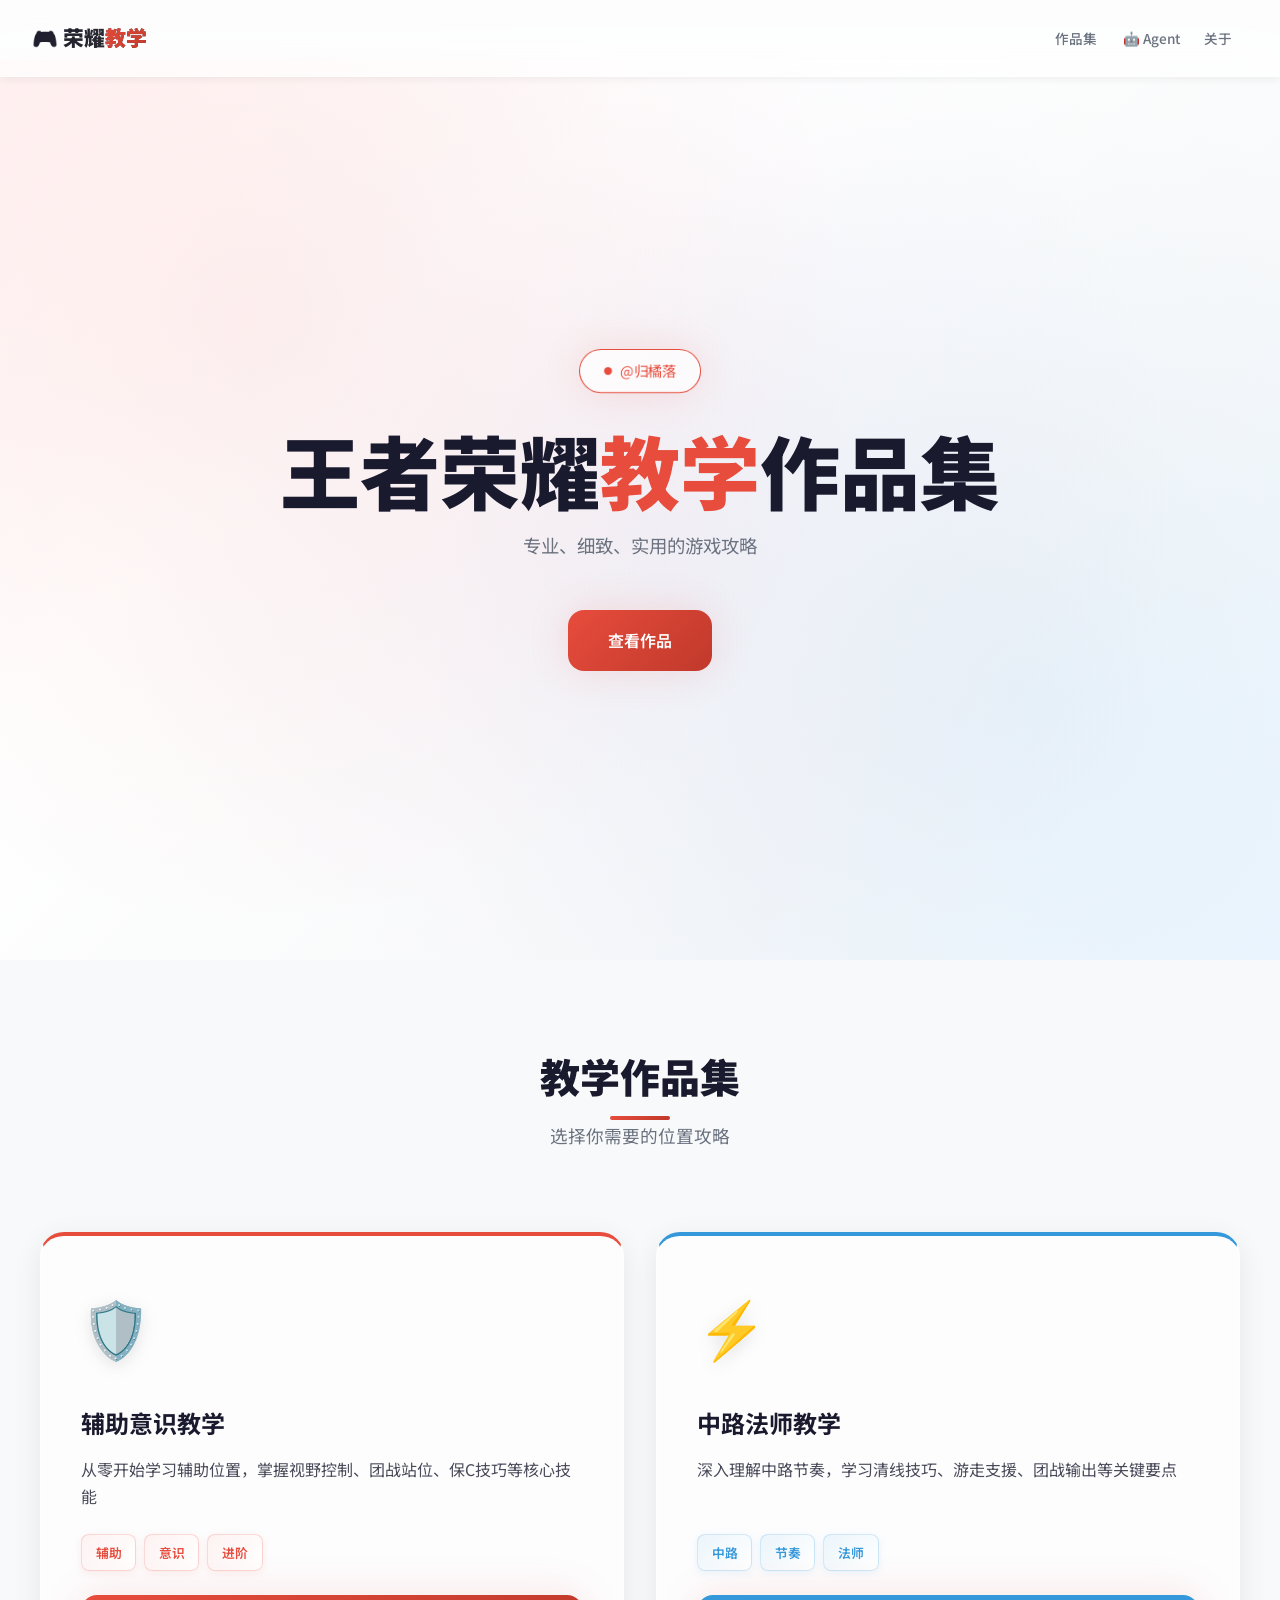
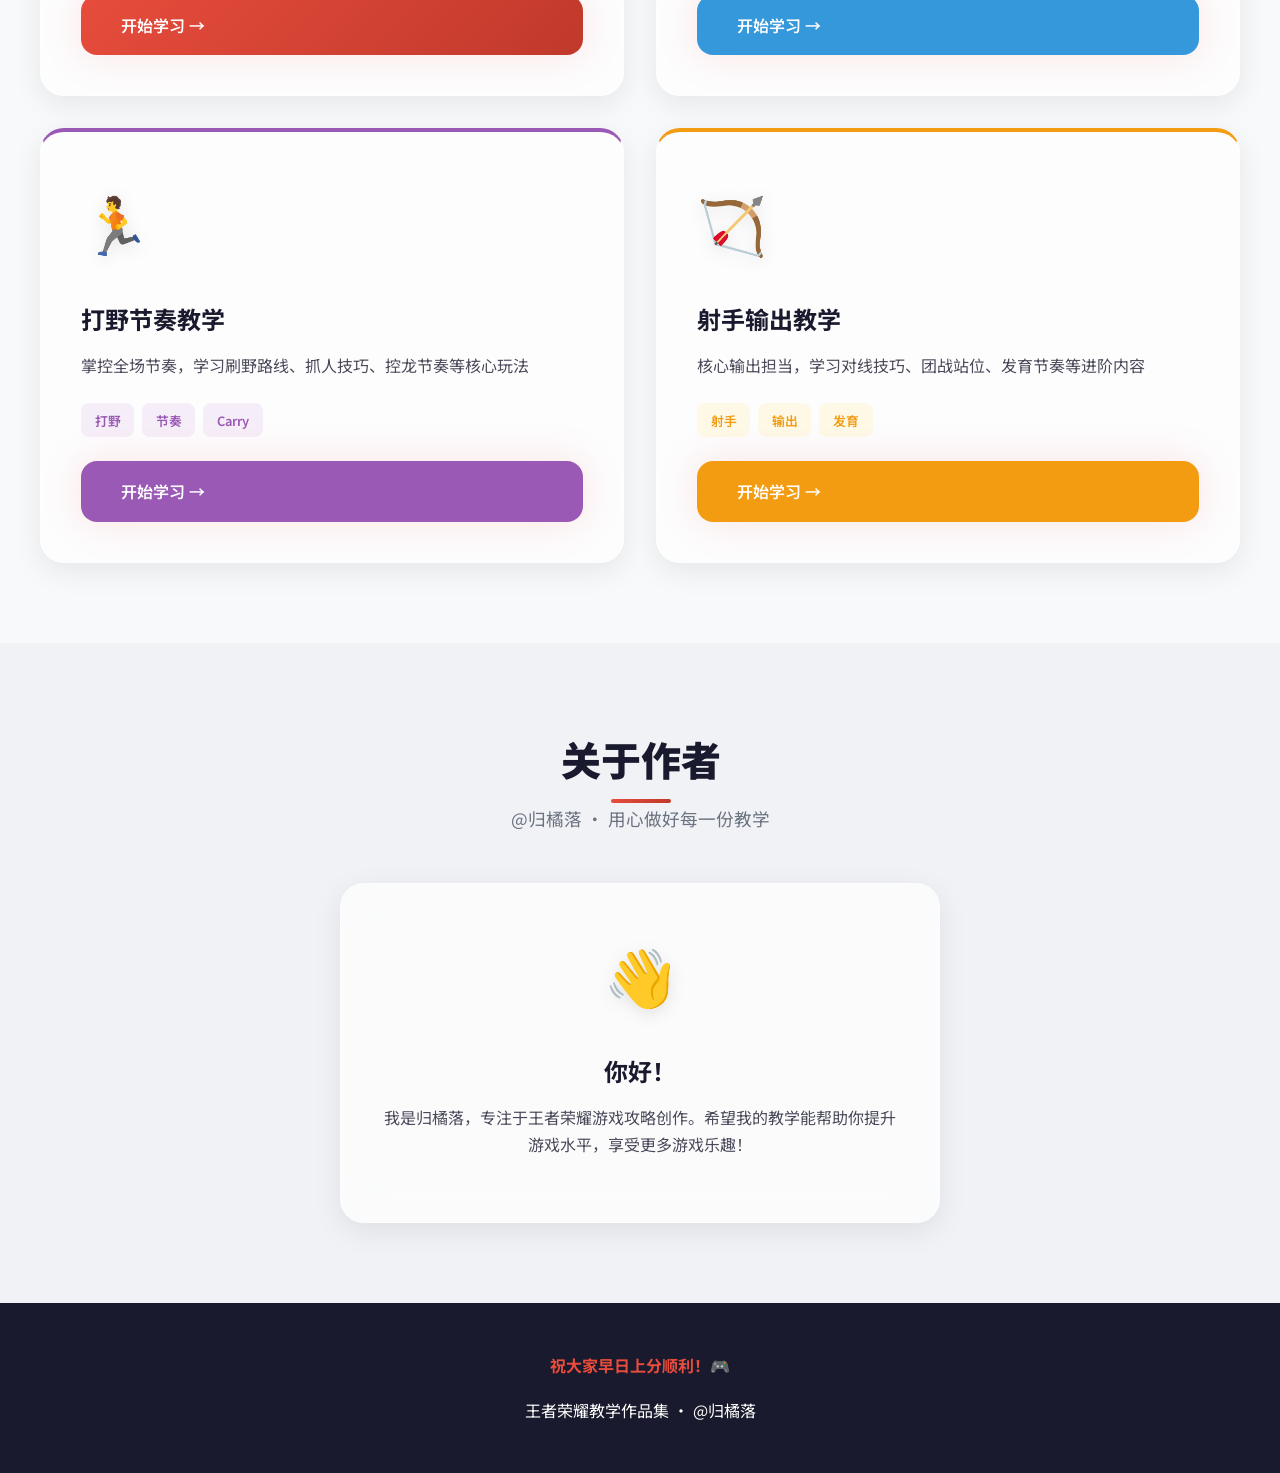
<file: index.html>
<!DOCTYPE html>
<html lang="zh-CN">
<head>
    <meta charset="UTF-8">
    <meta name="viewport" content="width=device-width, initial-scale=1.0">
    <title>王者荣耀 - 教学作品集</title>
    <link href="https://fonts.googleapis.com/css2?family=Noto+Sans+SC:wght@300;400;500;700;900&display=swap" rel="stylesheet">
    <link rel="stylesheet" href="css/styles.css">
</head>
<body>
    <nav>
        <div class="logo" onclick="window.scrollTo({top: 0, behavior: 'smooth'})">
            🎮 荣耀<span>教学</span>
        </div>
        <ul class="nav-links">
            <li><a href="#portfolio">作品集</a></li>
            <li><a href="agent.html">🤖 Agent</a></li>
            <li><a href="#about">关于</a></li>
        </ul>
        <button class="mobile-menu-btn" id="mobileMenuBtn" aria-label="菜单">
            <span></span>
            <span></span>
            <span></span>
        </button>
    </nav>

    <div class="mobile-nav" id="mobileNav">
        <a href="#portfolio">作品集</a>
        <a href="agent.html">🤖 Agent</a>
        <a href="#about">关于</a>
    </div>

    <main>
        <section class="hero">
            <div class="hero-content fade-in">
                <span class="hero-badge">@归橘落</span>
                <h1>王者荣耀<span class="highlight">教学</span>作品集</h1>
                <p class="hero-subtitle">专业、细致、实用的游戏攻略</p>
                <div class="hero-cta">
                    <a href="#portfolio" class="btn btn-primary">
                        查看作品
                    </a>
                </div>
            </div>
        </section>

        <section id="portfolio">
            <div class="section-header fade-in">
                <h2 class="section-title">教学作品集</h2>
                <p class="section-desc">选择你需要的位置攻略</p>
            </div>

            <div class="portfolio-grid">
                <a href="support.html" style="text-decoration: none; display: block;">
                    <div class="card fade-in" style="border-top: 4px solid var(--accent);">
                        <div class="card-icon">🛡️</div>
                        <h3>辅助意识教学</h3>
                        <p>从零开始学习辅助位置，掌握视野控制、团战站位、保C技巧等核心技能</p>
                        <div class="card-tags">
                            <span class="tag tag-support">辅助</span>
                            <span class="tag tag-support">意识</span>
                            <span class="tag tag-support">进阶</span>
                        </div>
                        <div class="btn btn-primary">
                            开始学习 →
                        </div>
                    </div>
                </a>

                <a href="mid.html" style="text-decoration: none; display: block;">
                    <div class="card fade-in" style="border-top: 4px solid var(--blue);">
                        <div class="card-icon">⚡</div>
                        <h3>中路法师教学</h3>
                        <p>深入理解中路节奏，学习清线技巧、游走支援、团战输出等关键要点</p>
                        <div class="card-tags">
                            <span class="tag tag-mid">中路</span>
                            <span class="tag tag-mid">节奏</span>
                            <span class="tag tag-mid">法师</span>
                        </div>
                        <div class="btn btn-primary" style="background: var(--blue);">
                            开始学习 →
                        </div>
                    </div>
                </a>

                <a href="jungle.html" style="text-decoration: none; display: block;">
                    <div class="card fade-in" style="border-top: 4px solid var(--purple);">
                        <div class="card-icon">🏃</div>
                        <h3>打野节奏教学</h3>
                        <p>掌控全场节奏，学习刷野路线、抓人技巧、控龙节奏等核心玩法</p>
                        <div class="card-tags">
                            <span class="tag" style="background: var(--purple-light); color: var(--purple);">打野</span>
                            <span class="tag" style="background: var(--purple-light); color: var(--purple);">节奏</span>
                            <span class="tag" style="background: var(--purple-light); color: var(--purple);">Carry</span>
                        </div>
                        <div class="btn btn-primary" style="background: var(--purple);">
                            开始学习 →
                        </div>
                    </div>
                </a>

                <a href="adcarry.html" style="text-decoration: none; display: block;">
                    <div class="card fade-in" style="border-top: 4px solid var(--gold);">
                        <div class="card-icon">🏹</div>
                        <h3>射手输出教学</h3>
                        <p>核心输出担当，学习对线技巧、团战站位、发育节奏等进阶内容</p>
                        <div class="card-tags">
                            <span class="tag" style="background: var(--gold-light); color: var(--gold);">射手</span>
                            <span class="tag" style="background: var(--gold-light); color: var(--gold);">输出</span>
                            <span class="tag" style="background: var(--gold-light); color: var(--gold);">发育</span>
                        </div>
                        <div class="btn btn-primary" style="background: var(--gold);">
                            开始学习 →
                        </div>
                    </div>
                </a>
            </div>
        </section>

        <section id="about" style="background: var(--bg-section);">
            <div class="section-header fade-in">
                <h2 class="section-title">关于作者</h2>
                <p class="section-desc">@归橘落 · 用心做好每一份教学</p>
            </div>
            <div style="max-width: 600px; text-align: center;">
                <div class="card fade-in">
                    <div class="card-icon">👋</div>
                    <h3>你好！</h3>
                    <p>我是归橘落，专注于王者荣耀游戏攻略创作。希望我的教学能帮助你提升游戏水平，享受更多游戏乐趣！</p>
                </div>
            </div>
        </section>
    </main>

    <footer>
        <p class="highlight">祝大家早日上分顺利！🎮</p>
        <p style="margin-top: 1rem;">王者荣耀教学作品集 · @归橘落</p>
    </footer>

    <button class="back-to-top" id="backToTop" aria-label="回到顶部">
        ↑
    </button>

    <script src="js/script.js"></script>
</body>
</html>
</file>
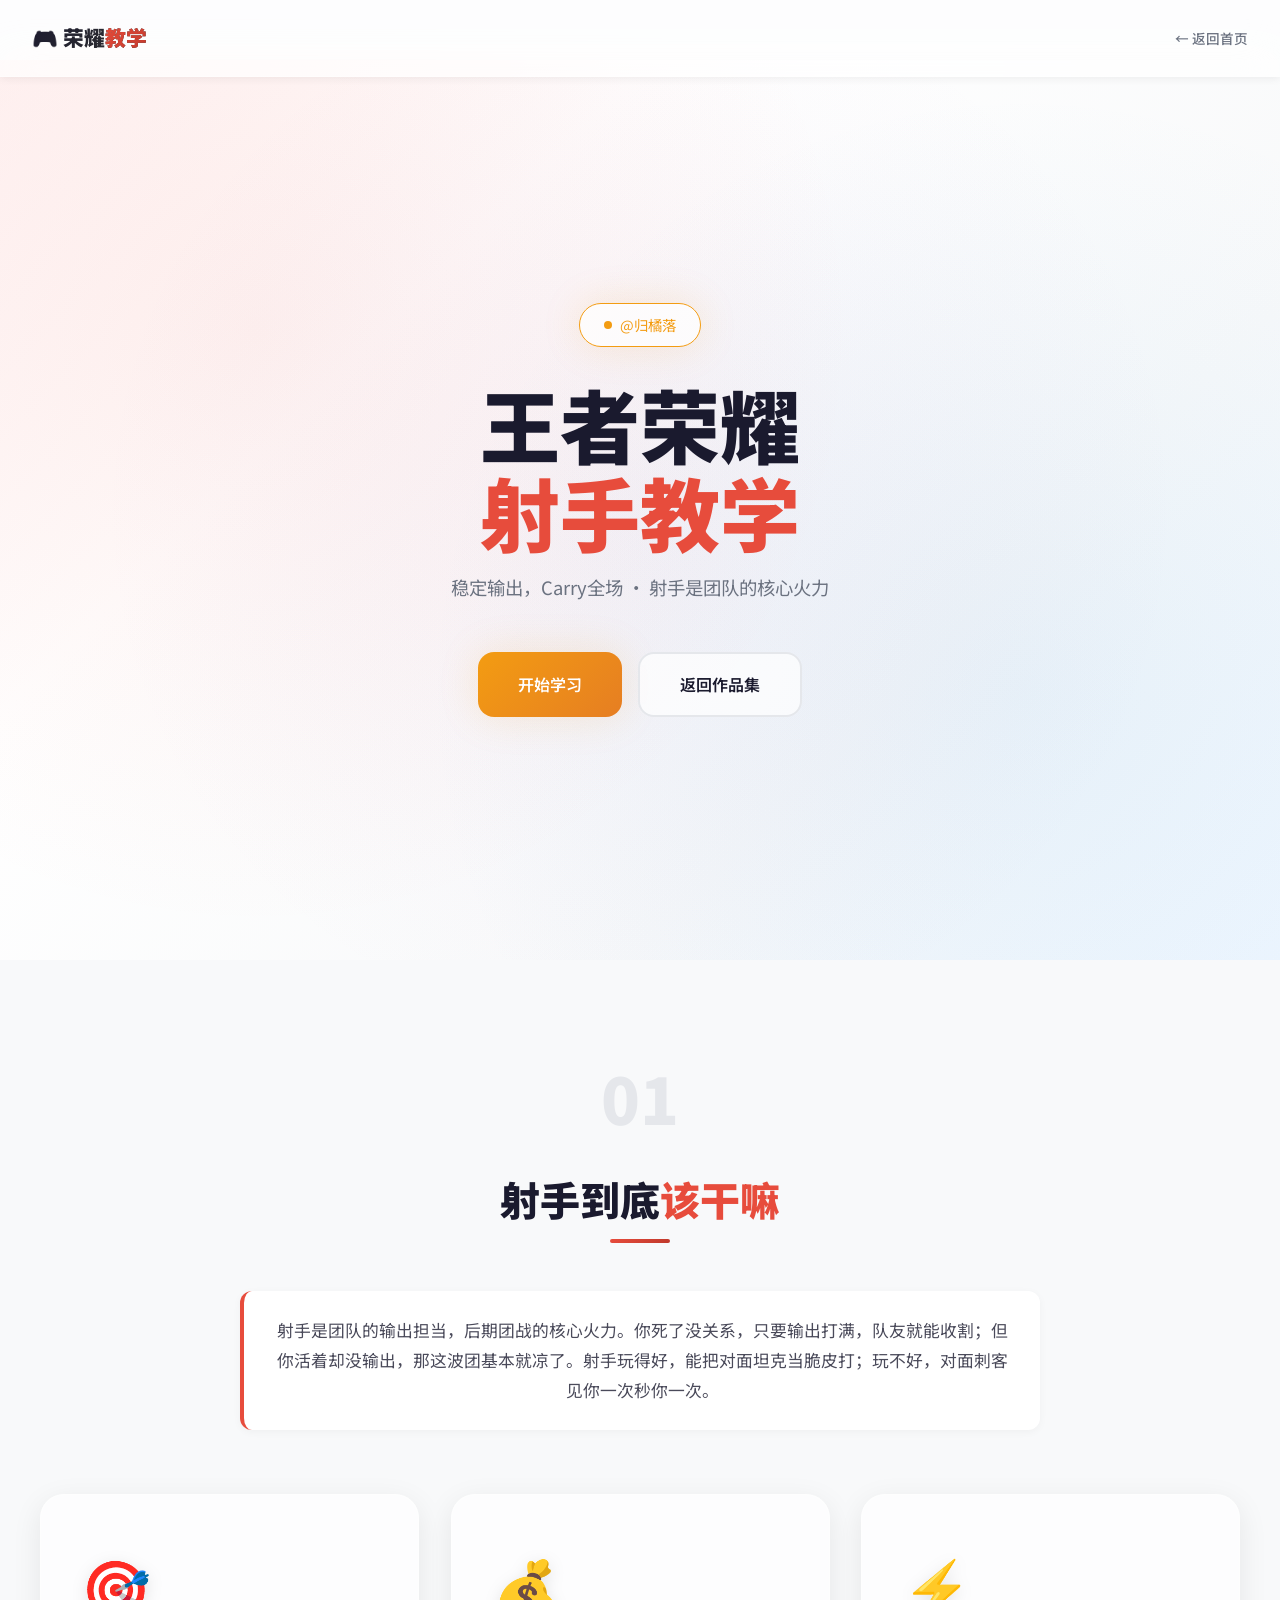
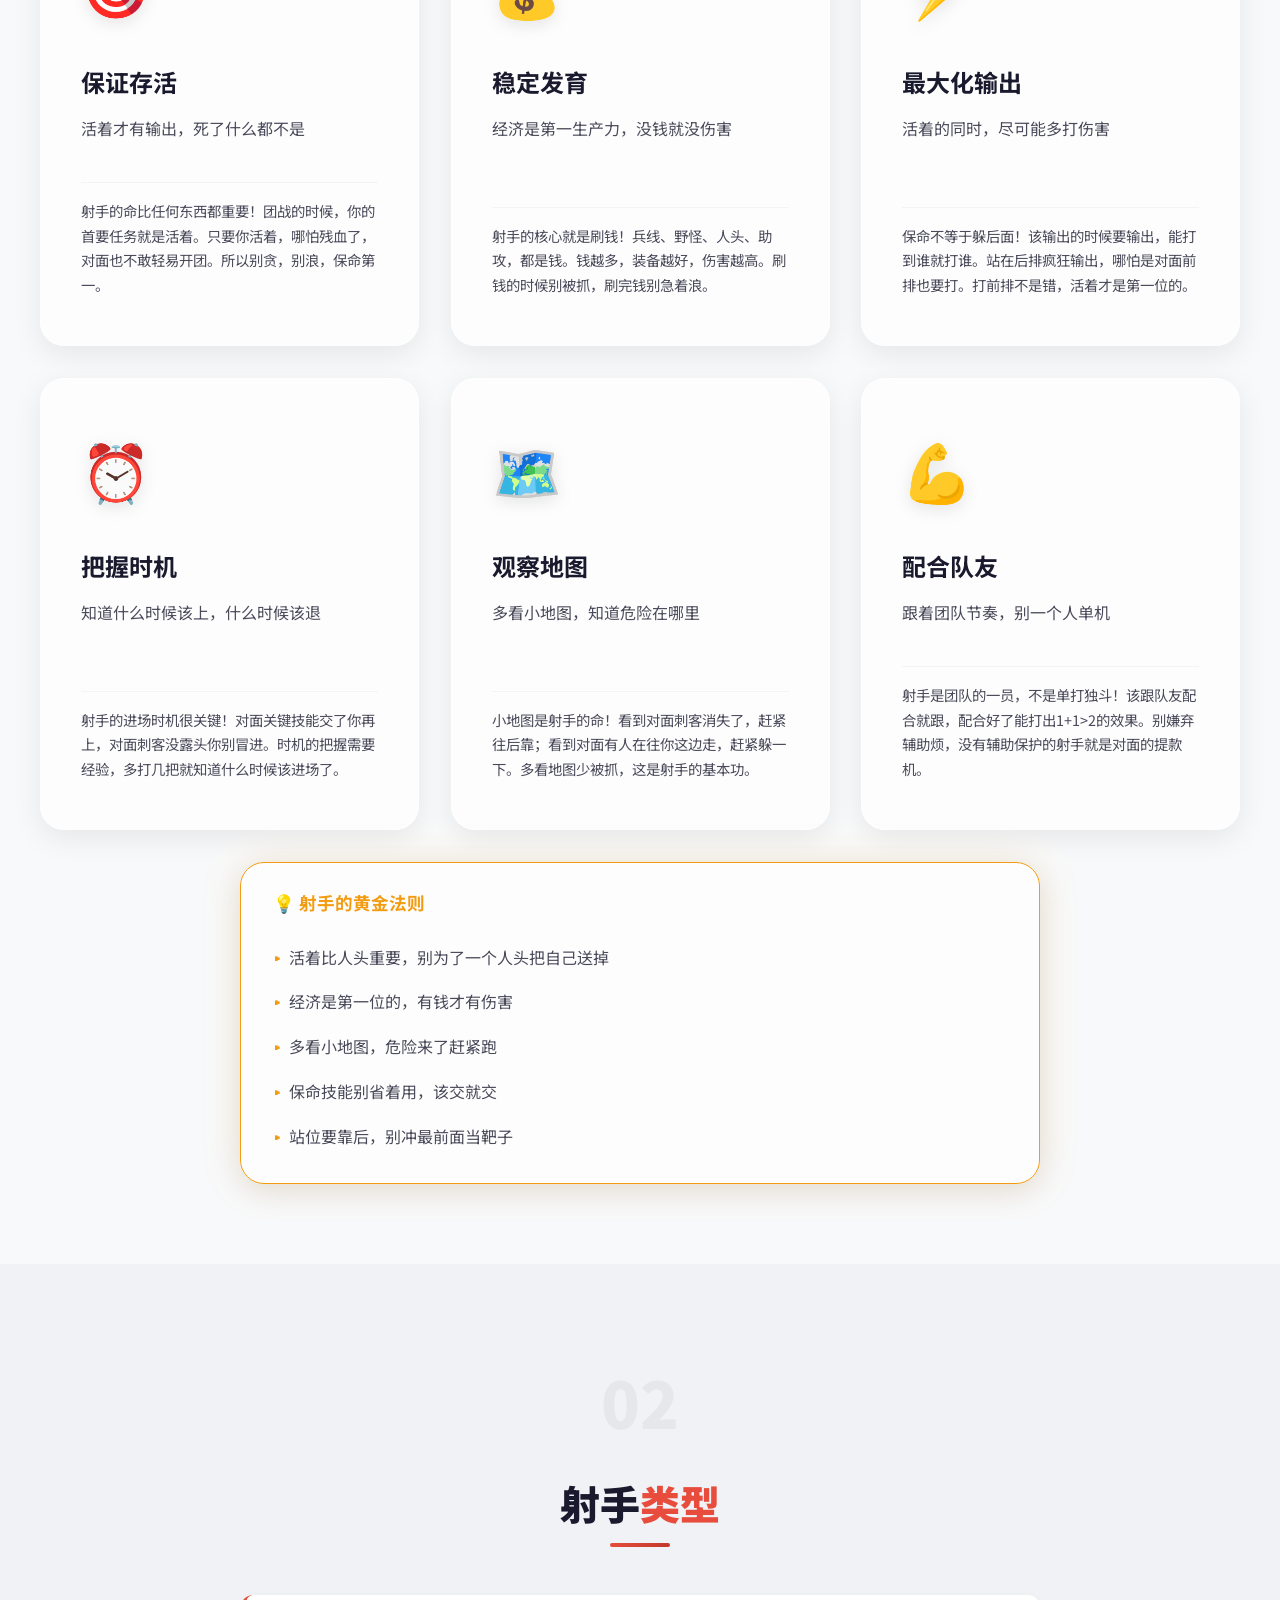
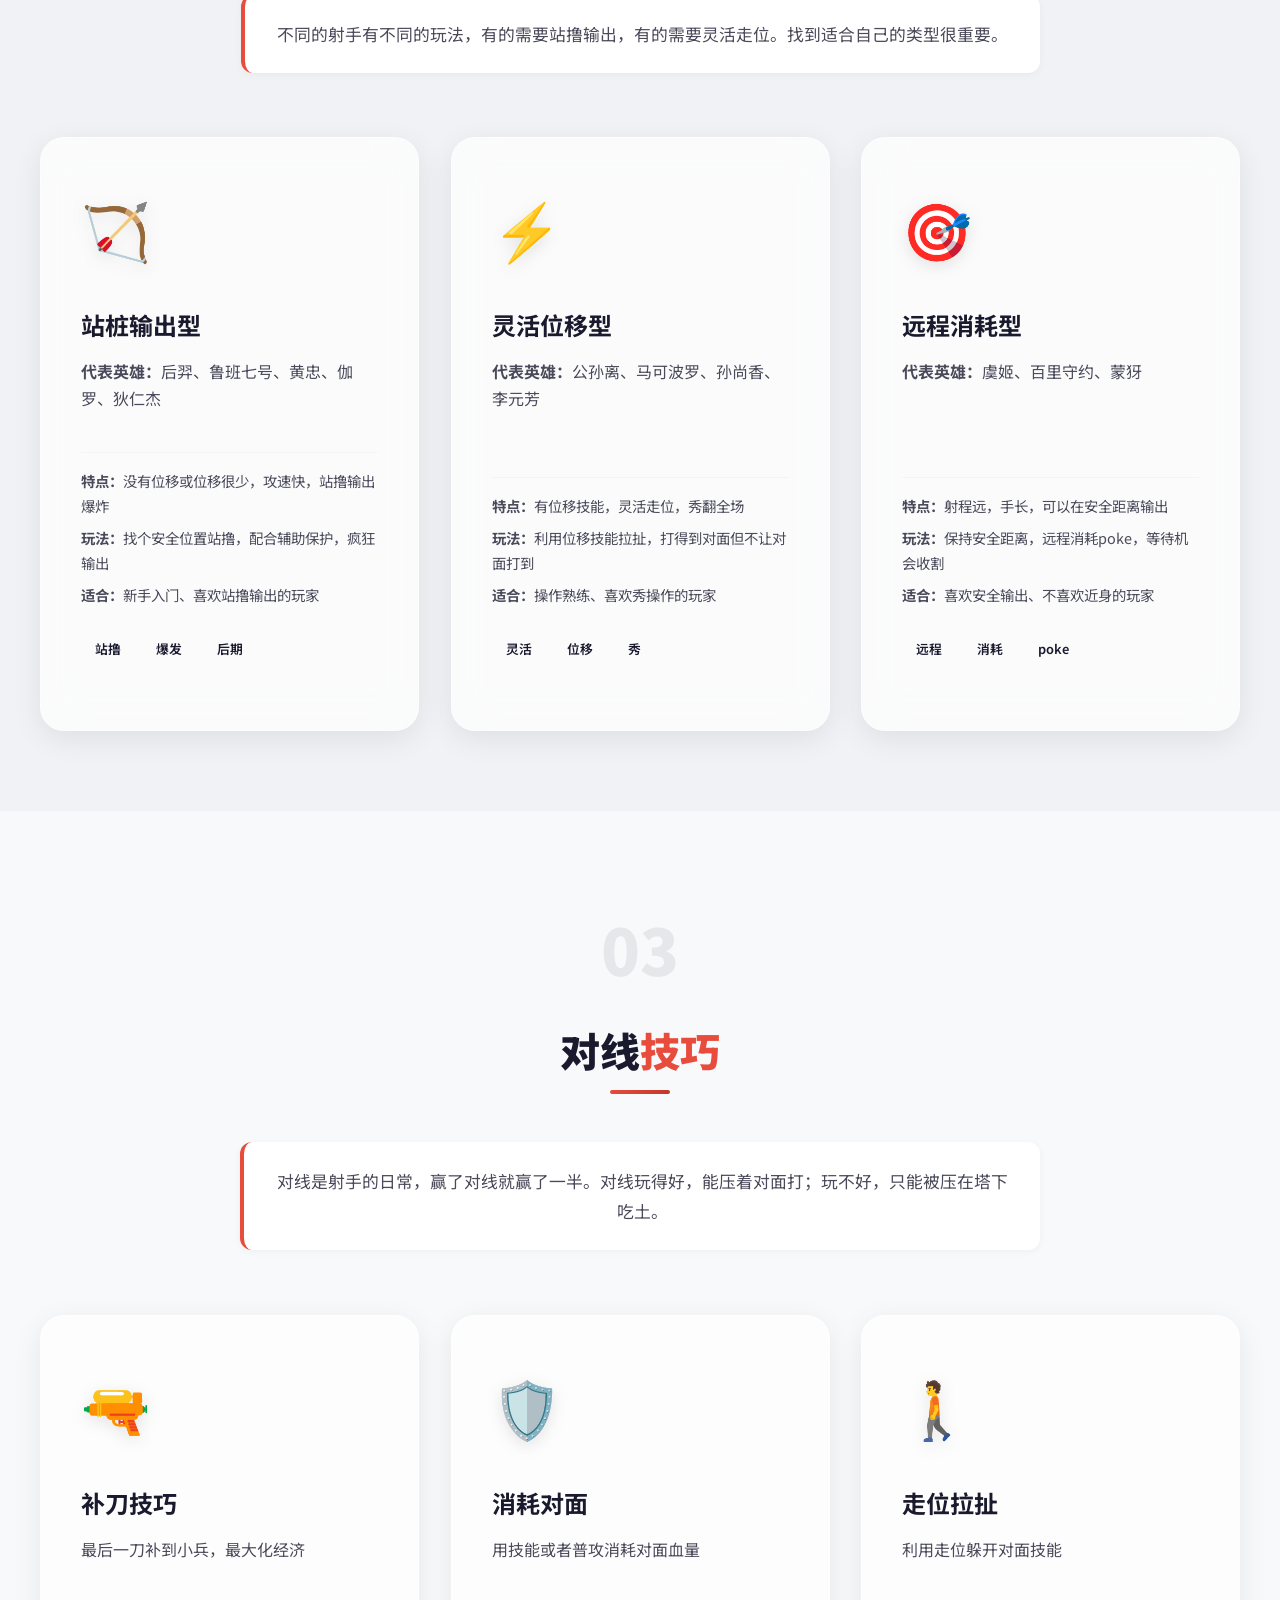
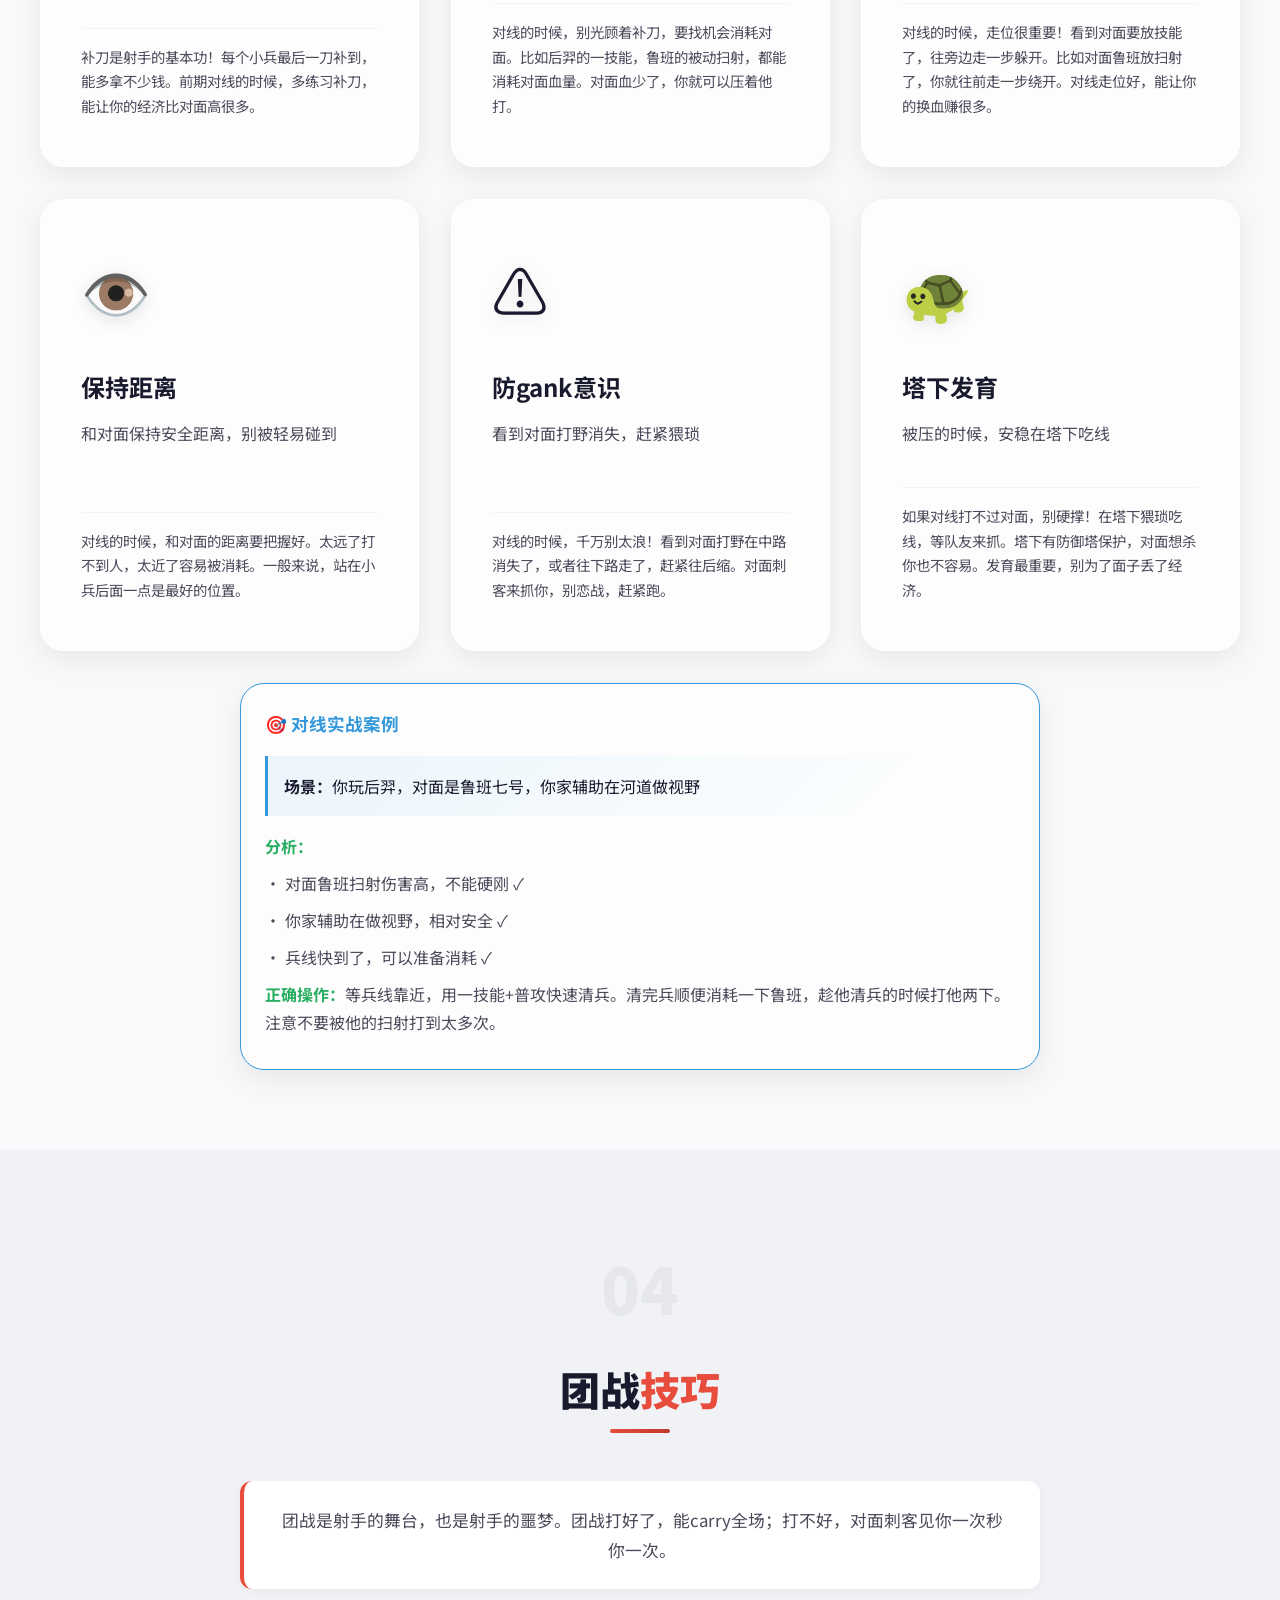
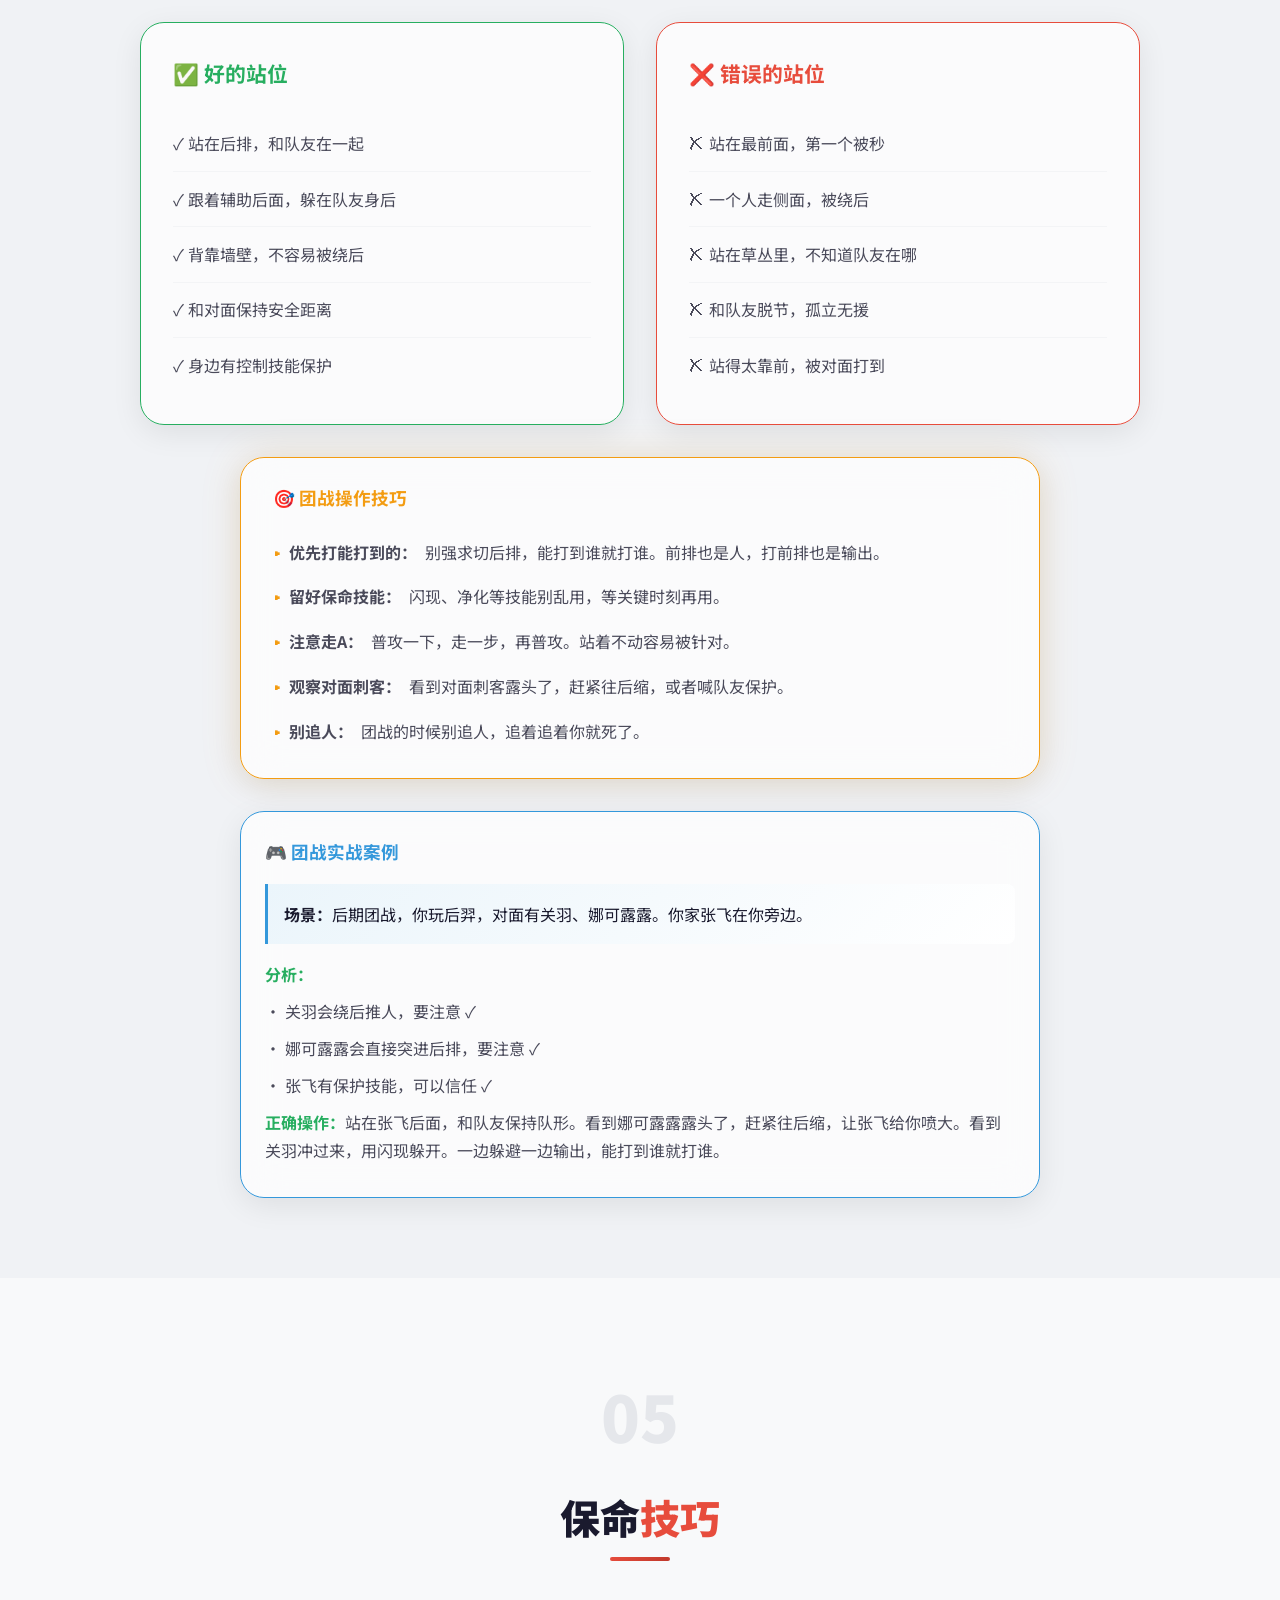
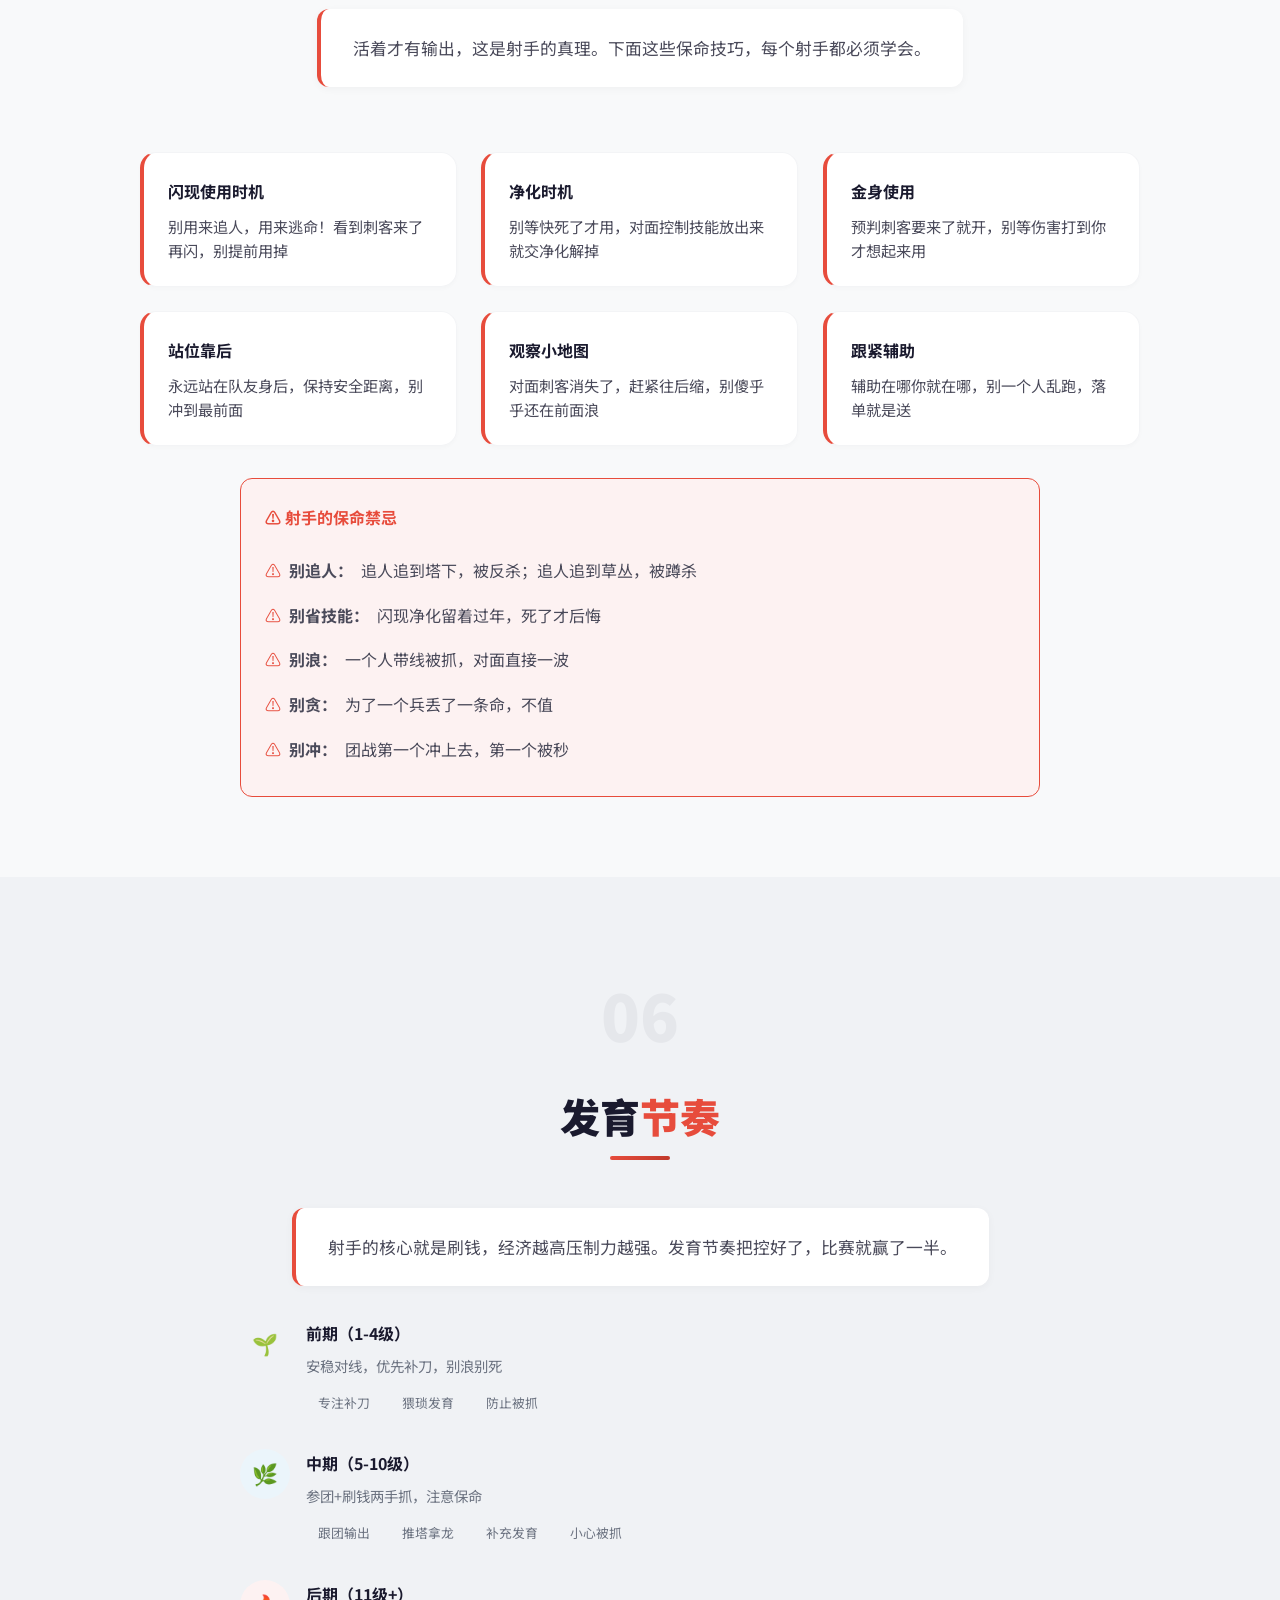
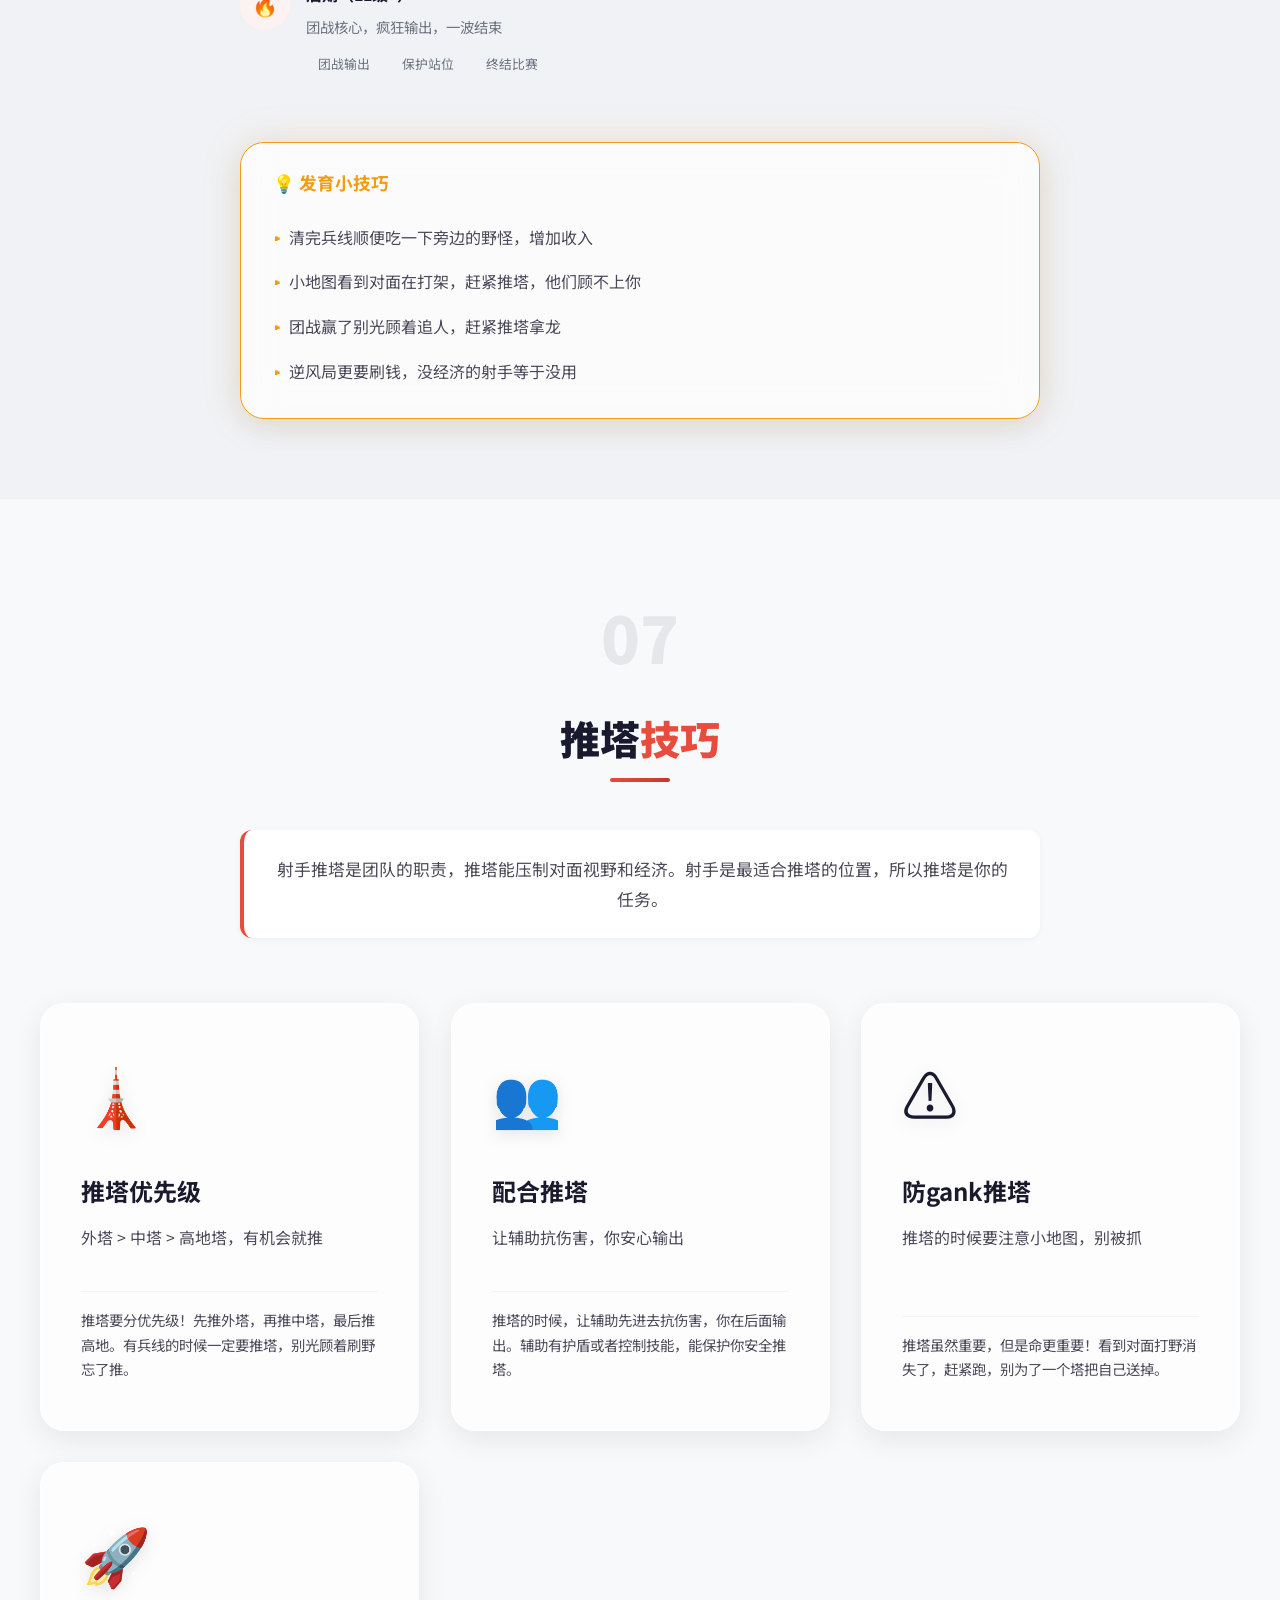
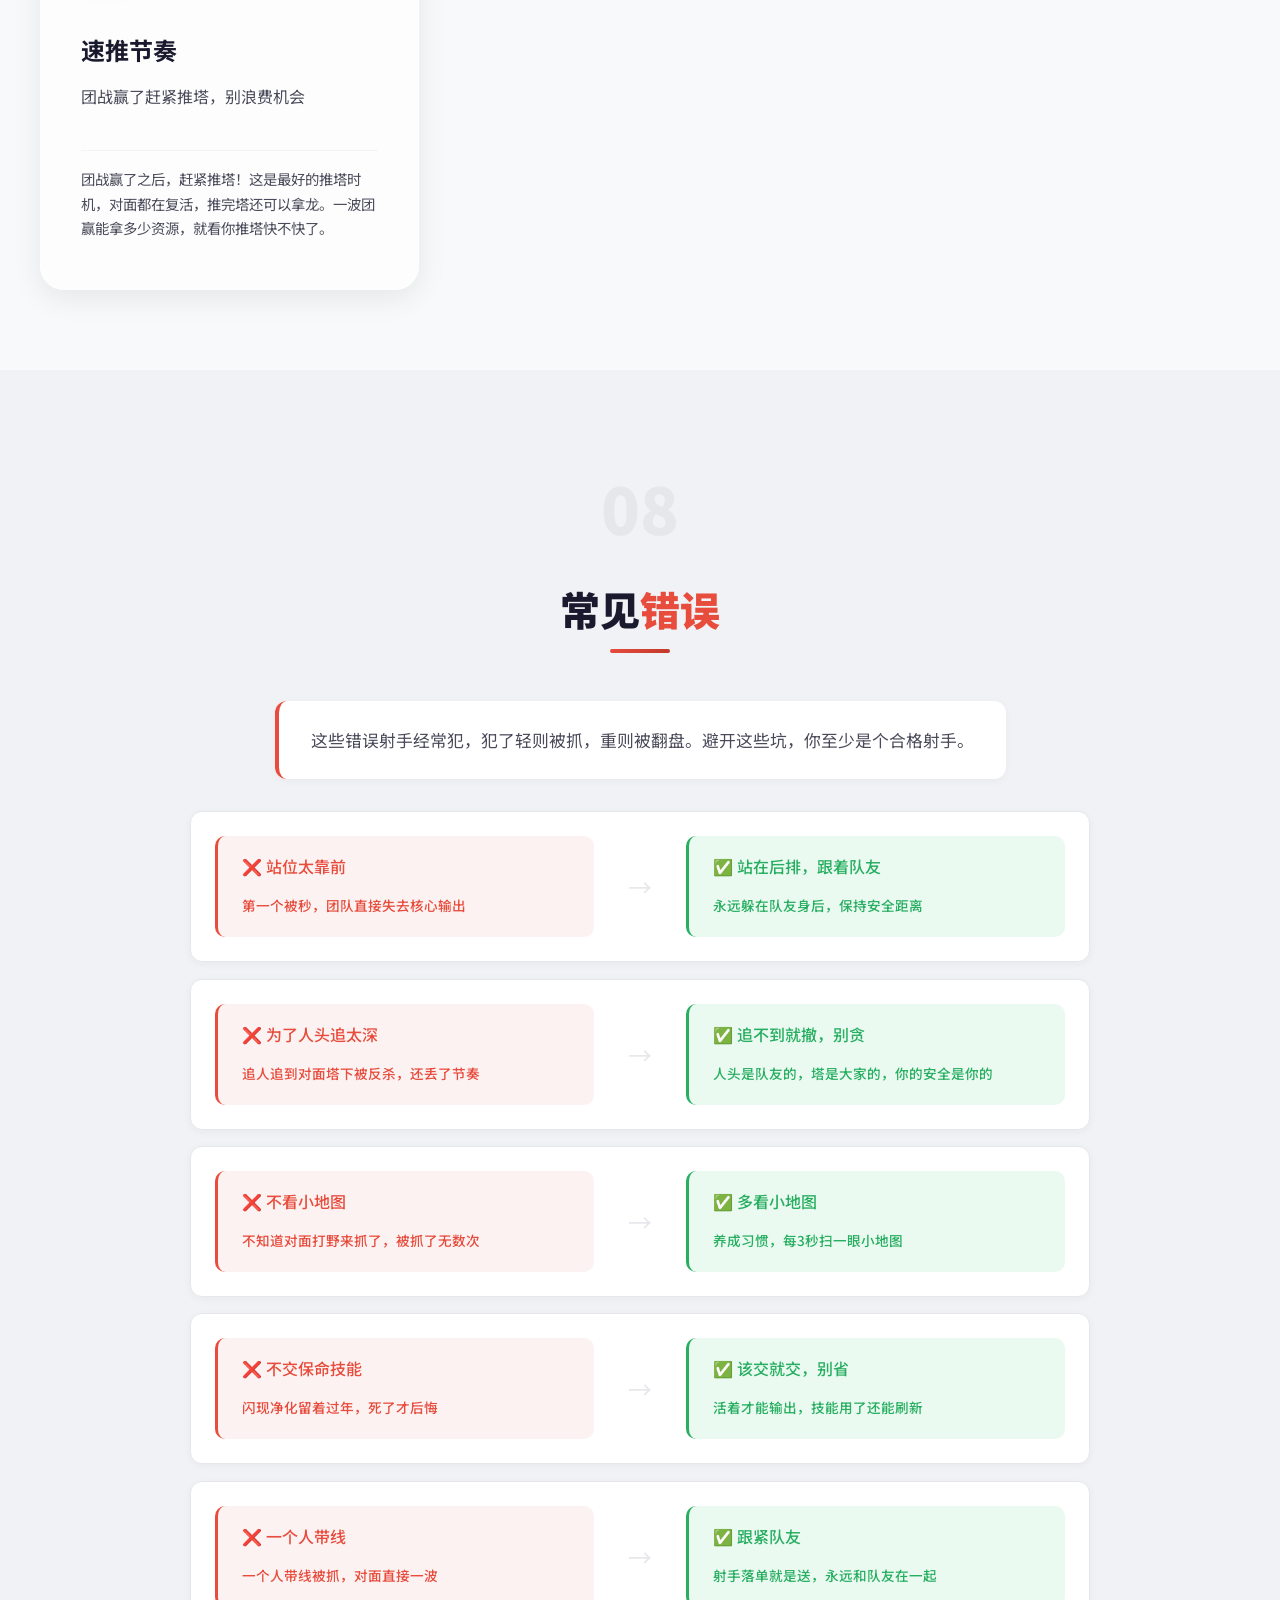
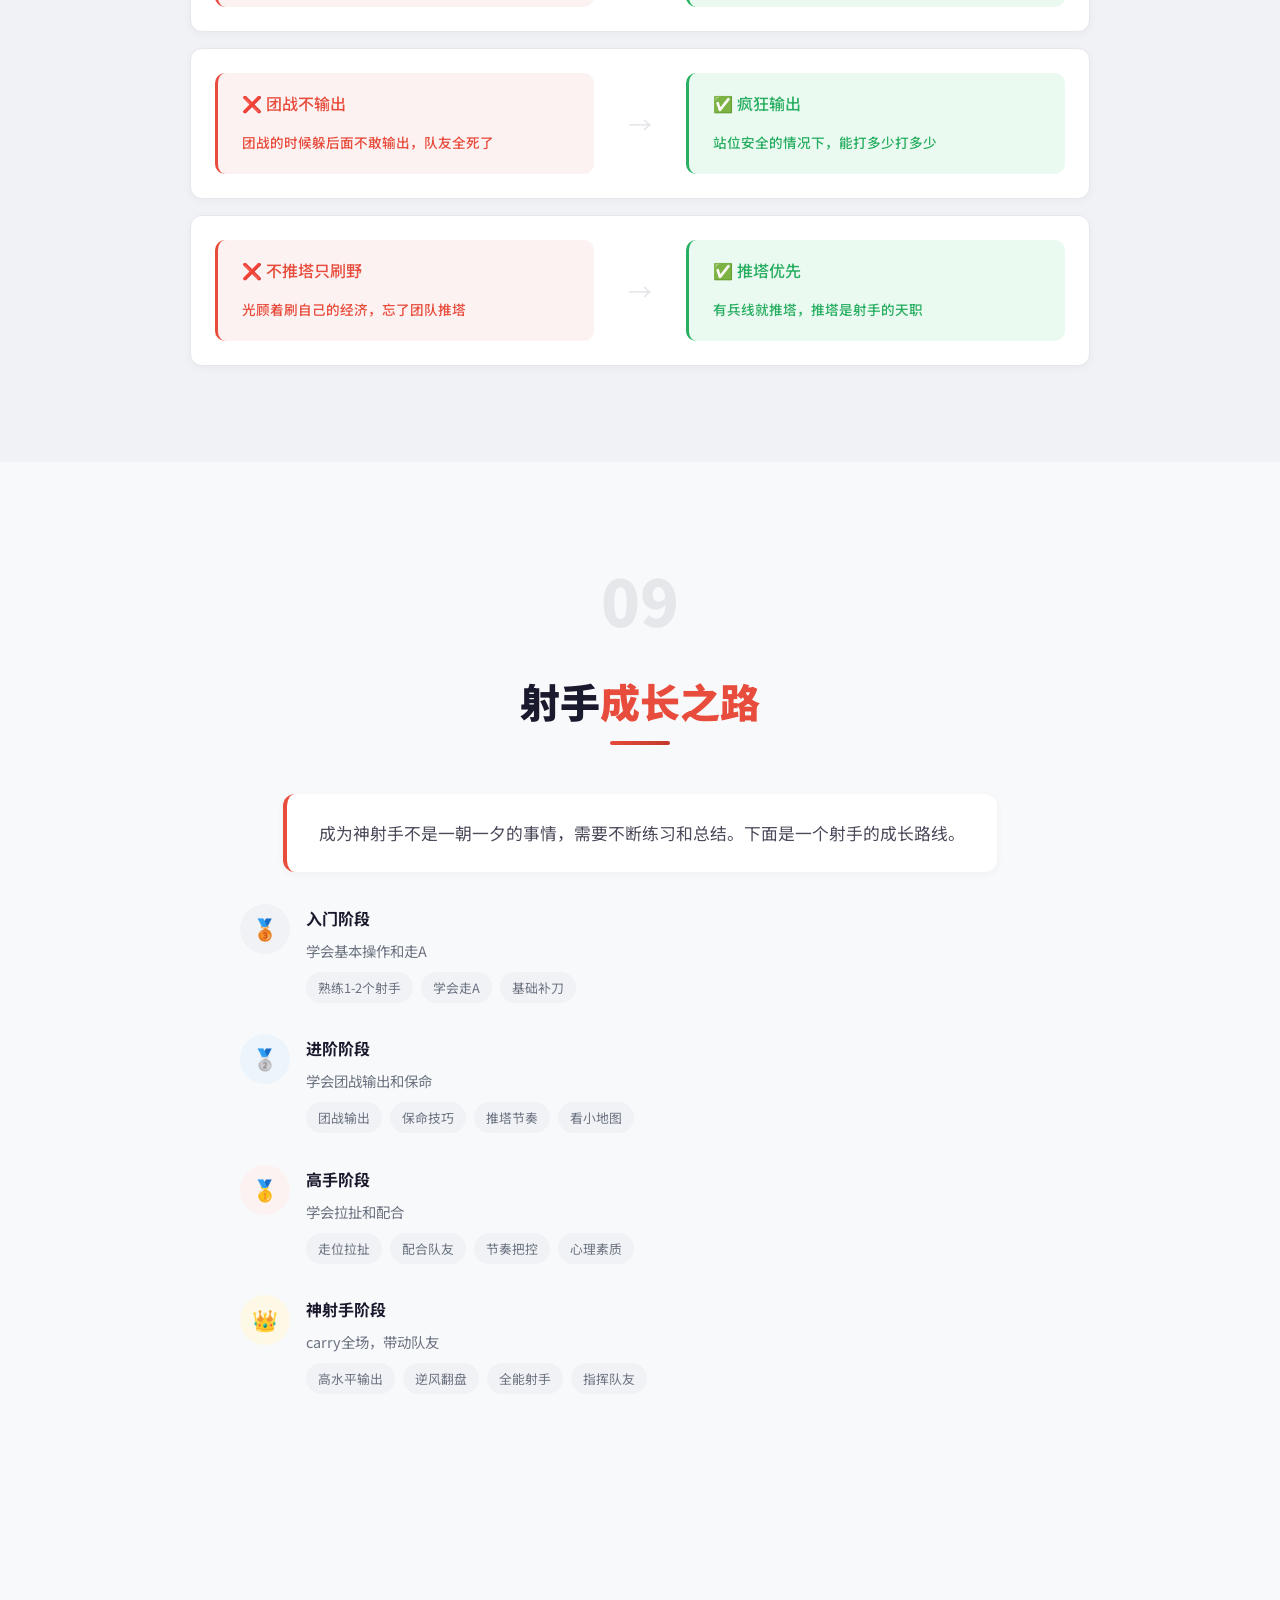
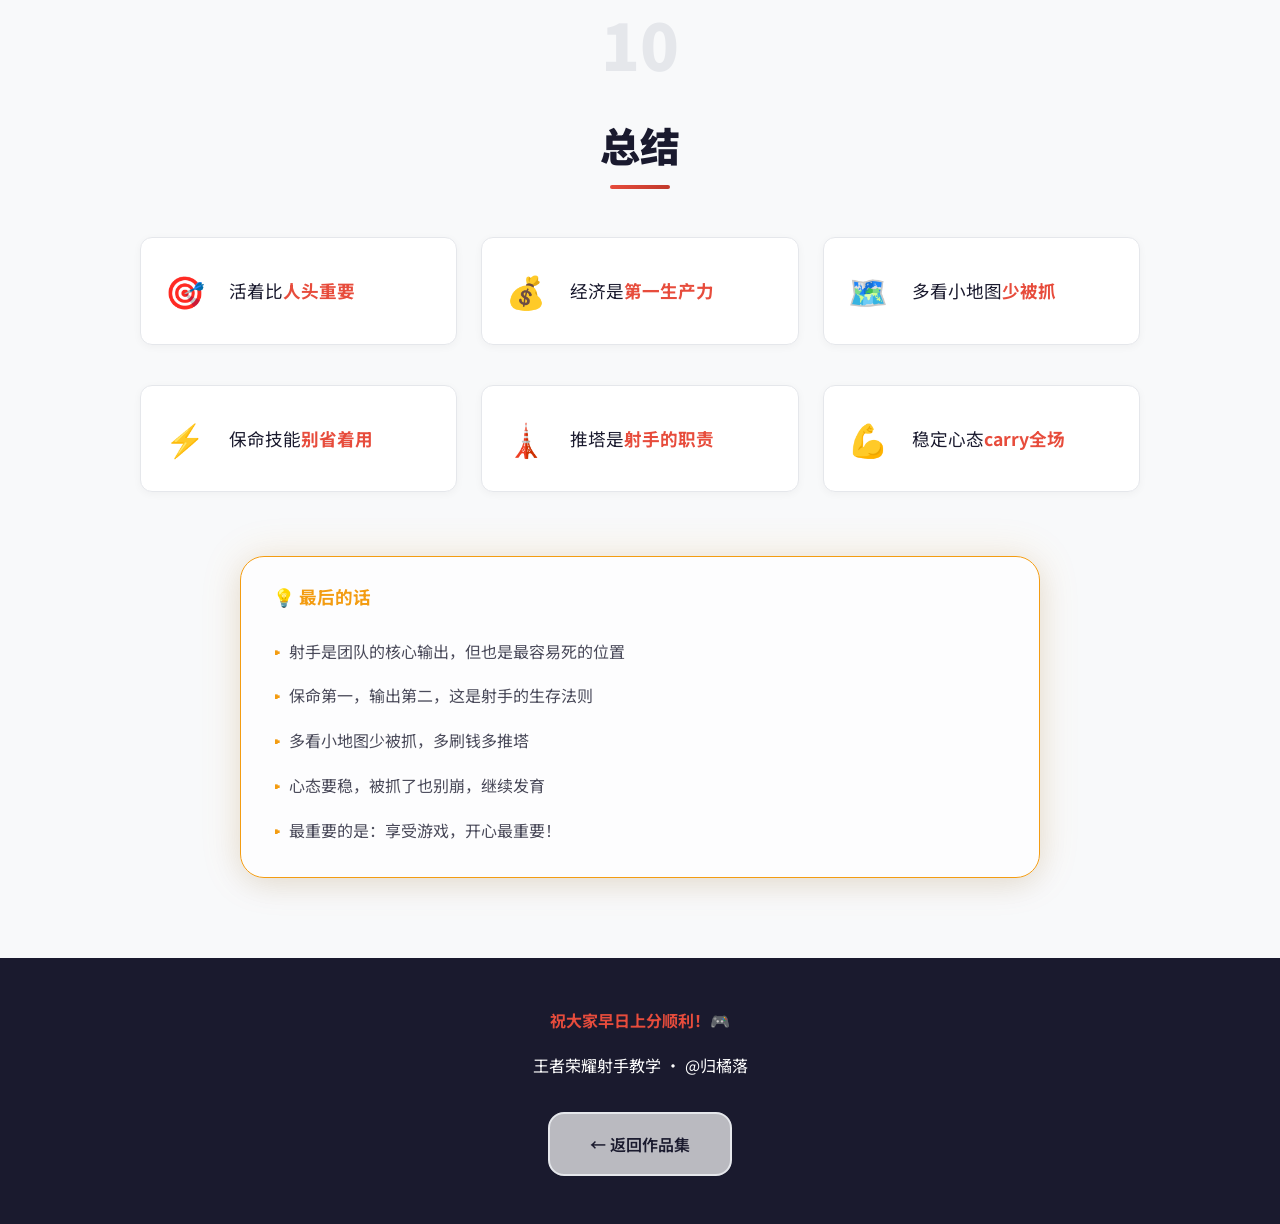
<file: adcarry.html>
<!DOCTYPE html>
<html lang="zh-CN">
<head>
    <meta charset="UTF-8">
    <meta name="viewport" content="width=device-width, initial-scale=1.0">
    <title>王者荣耀 - 射手教学</title>
    <link href="https://fonts.googleapis.com/css2?family=Noto+Sans+SC:wght@300;400;500;700;900&display=swap" rel="stylesheet">
    <link rel="stylesheet" href="css/styles.css">

</head>
<body>
    <nav>
        <div class="logo" onclick="window.scrollTo({top: 0, behavior: 'smooth'})">
        🎮 荣耀<span>教学</span>
    </div>
    <ul class="nav-links">
        <li><a href="index.html">← 返回首页</a></li>
    </ul>
    <button class="mobile-menu-btn" id="mobileMenuBtn" aria-label="菜单">
        <span></span>
        <span></span>
        <span></span>
    </button>
    </nav>

    <div class="mobile-nav" id="mobileNav">
    <a href="index.html">← 返回首页</a>
    </div>

    <main>
    <section class="hero hero-adcarryarry">
        <div class="hero-content fade-in">
            <span class="hero-badge badge-adcarry">@归橘落</span>
            <h1>
                王者荣耀<br>
                <span class="highlight">射手教学</span>
            </h1>
            <p class="hero-subtitle">稳定输出，Carry全场 · 射手是团队的核心火力</p>
            <div class="hero-cta">
                <a href="#core" class="btn btn-primary btn-adcarry">开始学习</a>
                <a href="index.html" class="btn btn-secondary">返回作品集</a>
            </div>
        </div>
    </section>

    <section id="core">
        <div class="section-header fade-in">
            <div class="section-number">01</div>
            <h2 class="section-title">射手到底<span style="color: var(--accent);">该干嘛</span></h2>
        </div>
        <p class="section-intro fade-in">
            射手是团队的输出担当，后期团战的核心火力。你死了没关系，只要输出打满，队友就能收割；但你活着却没输出，那这波团基本就凉了。射手玩得好，能把对面坦克当脆皮打；玩不好，对面刺客见你一次秒你一次。
        </p>
        <div class="card-grid">
            <div class="card fade-in">
                <div class="card-icon">🎯</div>
                <h3>保证存活</h3>
                <p>活着才有输出，死了什么都不是</p>
                <div class="card-detail">
                    <p>射手的命比任何东西都重要！团战的时候，你的首要任务就是活着。只要你活着，哪怕残血了，对面也不敢轻易开团。所以别贪，别浪，保命第一。</p>
                </div>
            </div>
            <div class="card fade-in">
                <div class="card-icon">💰</div>
                <h3>稳定发育</h3>
                <p>经济是第一生产力，没钱就没伤害</p>
                <div class="card-detail">
                    <p>射手的核心就是刷钱！兵线、野怪、人头、助攻，都是钱。钱越多，装备越好，伤害越高。刷钱的时候别被抓，刷完钱别急着浪。</p>
                </div>
            </div>
            <div class="card fade-in">
                <div class="card-icon">⚡</div>
                <h3>最大化输出</h3>
                <p>活着的同时，尽可能多打伤害</p>
                <div class="card-detail">
                    <p>保命不等于躲后面！该输出的时候要输出，能打到谁就打谁。站在后排疯狂输出，哪怕是对面前排也要打。打前排不是错，活着才是第一位的。</p>
                </div>
            </div>
            <div class="card fade-in">
                <div class="card-icon">⏰</div>
                <h3>把握时机</h3>
                <p>知道什么时候该上，什么时候该退</p>
                <div class="card-detail">
                    <p>射手的进场时机很关键！对面关键技能交了你再上，对面刺客没露头你别冒进。时机的把握需要经验，多打几把就知道什么时候该进场了。</p>
                </div>
            </div>
            <div class="card fade-in">
                <div class="card-icon">🗺️</div>
                <h3>观察地图</h3>
                <p>多看小地图，知道危险在哪里</p>
                <div class="card-detail">
                    <p>小地图是射手的命！看到对面刺客消失了，赶紧往后靠；看到对面有人在往你这边走，赶紧躲一下。多看地图少被抓，这是射手的基本功。</p>
                </div>
            </div>
            <div class="card fade-in">
                <div class="card-icon">💪</div>
                <h3>配合队友</h3>
                <p>跟着团队节奏，别一个人单机</p>
                <div class="card-detail">
                    <p>射手是团队的一员，不是单打独斗！该跟队友配合就跟，配合好了能打出1+1>2的效果。别嫌弃辅助烦，没有辅助保护的射手就是对面的提款机。</p>
                </div>
            </div>
        </div>
        <div class="tip-box fade-in">
            <h4>💡 射手的黄金法则</h4>
            <ul>
                <li>活着比人头重要，别为了一个人头把自己送掉</li>
                <li>经济是第一位的，有钱才有伤害</li>
                <li>多看小地图，危险来了赶紧跑</li>
                <li>保命技能别省着用，该交就交</li>
                <li>站位要靠后，别冲最前面当靶子</li>
            </ul>
        </div>
    </section>

    <section class="section-alt" id="types">
        <div class="section-header fade-in">
            <div class="section-number">02</div>
            <h2 class="section-title">射手<span style="color: var(--accent);">类型</span></h2>
        </div>
        <p class="section-intro fade-in">
            不同的射手有不同的玩法，有的需要站撸输出，有的需要灵活走位。找到适合自己的类型很重要。
        </p>
        <div class="content-grid">
            <div class="pos-card fade-in hero-type">
                <div class="card-icon">🏹</div>
                <h3>站桩输出型</h3>
                <p><strong>代表英雄：</strong>后羿、鲁班七号、黄忠、伽罗、狄仁杰</p>
                <div class="card-detail" style="margin-top: 1rem;">
                    <p><strong>特点：</strong>没有位移或位移很少，攻速快，站撸输出爆炸</p>
                    <p style="margin-top: 0.5rem;"><strong>玩法：</strong>找个安全位置站撸，配合辅助保护，疯狂输出</p>
                    <p style="margin-top: 0.5rem;"><strong>适合：</strong>新手入门、喜欢站撸输出的玩家</p>
                </div>
                <div class="card-tags" style="margin-top: 1rem;">
                    <span class="tag tag-adc">站撸</span>
                    <span class="tag tag-adc">爆发</span>
                    <span class="tag tag-adc">后期</span>
                </div>
            </div>
            <div class="pos-card fade-in" style="animation-delay: 0.1s;">
                <div class="card-icon">⚡</div>
                <h3>灵活位移型</h3>
                <p><strong>代表英雄：</strong>公孙离、马可波罗、孙尚香、李元芳</p>
                <div class="card-detail" style="margin-top: 1rem;">
                    <p><strong>特点：</strong>有位移技能，灵活走位，秀翻全场</p>
                    <p style="margin-top: 0.5rem;"><strong>玩法：</strong>利用位移技能拉扯，打得到对面但不让对面打到</p>
                    <p style="margin-top: 0.5rem;"><strong>适合：</strong>操作熟练、喜欢秀操作的玩家</p>
                </div>
                <div class="card-tags" style="margin-top: 1rem;">
                    <span class="tag tag-adc">灵活</span>
                    <span class="tag tag-adc">位移</span>
                    <span class="tag tag-adc">秀</span>
                </div>
            </div>
            <div class="pos-card fade-in" style="animation-delay: 0.2s;">
                <div class="card-icon">🎯</div>
                <h3>远程消耗型</h3>
                <p><strong>代表英雄：</strong>虞姬、百里守约、蒙犽</p>
                <div class="card-detail" style="margin-top: 1rem;">
                    <p><strong>特点：</strong>射程远，手长，可以在安全距离输出</p>
                    <p style="margin-top: 0.5rem;"><strong>玩法：</strong>保持安全距离，远程消耗poke，等待机会收割</p>
                    <p style="margin-top: 0.5rem;"><strong>适合：</strong>喜欢安全输出、不喜欢近身的玩家</p>
                </div>
                <div class="card-tags" style="margin-top: 1rem;">
                    <span class="tag tag-adc">远程</span>
                    <span class="tag tag-adc">消耗</span>
                    <span class="tag tag-adc">poke</span>
                </div>
            </div>
        </div>
    </section>

    <section id="laning">
        <div class="section-header fade-in">
            <div class="section-number">03</div>
            <h2 class="section-title">对线<span style="color: var(--accent);">技巧</span></h2>
        </div>
        <p class="section-intro fade-in">
            对线是射手的日常，赢了对线就赢了一半。对线玩得好，能压着对面打；玩不好，只能被压在塔下吃土。
        </p>
        <div class="card-grid">
            <div class="card fade-in">
                <div class="card-icon">🔫</div>
                <h3>补刀技巧</h3>
                <p>最后一刀补到小兵，最大化经济</p>
                <div class="card-detail">
                    <p>补刀是射手的基本功！每个小兵最后一刀补到，能多拿不少钱。前期对线的时候，多练习补刀，能让你的经济比对面高很多。</p>
                </div>
            </div>
            <div class="card fade-in">
                <div class="card-icon">🛡️</div>
                <h3>消耗对面</h3>
                <p>用技能或者普攻消耗对面血量</p>
                <div class="card-detail">
                    <p>对线的时候，别光顾着补刀，要找机会消耗对面。比如后羿的一技能，鲁班的被动扫射，都能消耗对面血量。对面血少了，你就可以压着他打。</p>
                </div>
            </div>
            <div class="card fade-in">
                <div class="card-icon">🚶</div>
                <h3>走位拉扯</h3>
                <p>利用走位躲开对面技能</p>
                <div class="card-detail">
                    <p>对线的时候，走位很重要！看到对面要放技能了，往旁边走一步躲开。比如对面鲁班放扫射了，你就往前走一步绕开。对线走位好，能让你的换血赚很多。</p>
                </div>
            </div>
            <div class="card fade-in">
                <div class="card-icon">👁️</div>
                <h3>保持距离</h3>
                <p>和对面保持安全距离，别被轻易碰到</p>
                <div class="card-detail">
                    <p>对线的时候，和对面的距离要把握好。太远了打不到人，太近了容易被消耗。一般来说，站在小兵后面一点是最好的位置。</p>
                </div>
            </div>
            <div class="card fade-in">
                <div class="card-icon">⚠️</div>
                <h3>防gank意识</h3>
                <p>看到对面打野消失，赶紧猥琐</p>
                <div class="card-detail">
                    <p>对线的时候，千万别太浪！看到对面打野在中路消失了，或者往下路走了，赶紧往后缩。对面刺客来抓你，别恋战，赶紧跑。</p>
                </div>
            </div>
            <div class="card fade-in">
                <div class="card-icon">🐢</div>
                <h3>塔下发育</h3>
                <p>被压的时候，安稳在塔下吃线</p>
                <div class="card-detail">
                    <p>如果对线打不过对面，别硬撑！在塔下猥琐吃线，等队友来抓。塔下有防御塔保护，对面想杀你也不容易。发育最重要，别为了面子丢了经济。</p>
                </div>
            </div>
        </div>
        <div class="case-study fade-in">
            <h4>🎯 对线实战案例</h4>
            <div class="scenario">
                <strong>场景：</strong>你玩后羿，对面是鲁班七号，你家辅助在河道做视野
            </div>
            <p><span class="action">分析：</span></p>
            <p>• 对面鲁班扫射伤害高，不能硬刚 ✓</p>
            <p>• 你家辅助在做视野，相对安全 ✓</p>
            <p>• 兵线快到了，可以准备消耗 ✓</p>
            <p style="margin-top: 0.5rem;"><span class="action">正确操作：</span>等兵线靠近，用一技能+普攻快速清兵。清完兵顺便消耗一下鲁班，趁他清兵的时候打他两下。注意不要被他的扫射打到太多次。</p>
        </div>
    </section>

    <section class="section-alt" id="teamfight">
        <div class="section-header fade-in">
            <div class="section-number">04</div>
            <h2 class="section-title">团战<span style="color: var(--accent);">技巧</span></h2>
        </div>
        <p class="section-intro fade-in">
            团战是射手的舞台，也是射手的噩梦。团战打好了，能carry全场；打不好，对面刺客见你一次秒你一次。
        </p>
        <div class="comparison fade-in">
            <div class="comparison-card good">
                <h3>✅ 好的站位</h3>
                <ul>
                    <li>✓ 站在后排，和队友在一起</li>
                    <li>✓ 跟着辅助后面，躲在队友身后</li>
                    <li>✓ 背靠墙壁，不容易被绕后</li>
                    <li>✓ 和对面保持安全距离</li>
                    <li>✓ 身边有控制技能保护</li>
                </ul>
            </div>
            <div class="comparison-card bad">
                <h3>❌ 错误的站位</h3>
                <ul>
                    <li>✗ 站在最前面，第一个被秒</li>
                    <li>✗ 一个人走侧面，被绕后</li>
                    <li>✗ 站在草丛里，不知道队友在哪</li>
                    <li>✗ 和队友脱节，孤立无援</li>
                    <li>✗ 站得太靠前，被对面打到</li>
                </ul>
            </div>
        </div>
        <div class="tip-box fade-in">
            <h4>🎯 团战操作技巧</h4>
            <ul>
                <li><strong>优先打能打到的：</strong>别强求切后排，能打到谁就打谁。前排也是人，打前排也是输出。</li>
                <li><strong>留好保命技能：</strong>闪现、净化等技能别乱用，等关键时刻再用。</li>
                <li><strong>注意走A：</strong>普攻一下，走一步，再普攻。站着不动容易被针对。</li>
                <li><strong>观察对面刺客：</strong>看到对面刺客露头了，赶紧往后缩，或者喊队友保护。</li>
                <li><strong>别追人：</strong>团战的时候别追人，追着追着你就死了。</li>
            </ul>
        </div>
        <div class="case-study fade-in">
            <h4>🎮 团战实战案例</h4>
            <div class="scenario">
                <strong>场景：</strong>后期团战，你玩后羿，对面有关羽、娜可露露。你家张飞在你旁边。
            </div>
            <p><span class="action">分析：</span></p>
            <p>• 关羽会绕后推人，要注意 ✓</p>
            <p>• 娜可露露会直接突进后排，要注意 ✓</p>
            <p>• 张飞有保护技能，可以信任 ✓</p>
            <p style="margin-top: 0.5rem;"><span class="action">正确操作：</span>站在张飞后面，和队友保持队形。看到娜可露露露头了，赶紧往后缩，让张飞给你喷大。看到关羽冲过来，用闪现躲开。一边躲避一边输出，能打到谁就打谁。</p>
        </div>
    </section>

    <section id="survive">
        <div class="section-header fade-in">
            <div class="section-number">05</div>
            <h2 class="section-title">保命<span style="color: var(--accent);">技巧</span></h2>
        </div>
        <p class="section-intro fade-in">
            活着才有输出，这是射手的真理。下面这些保命技巧，每个射手都必须学会。
        </p>
        <div class="tips-grid">
            <div class="tip-card fade-in">
                <div class="tip-title">闪现使用时机</div>
                <div class="tip-text">别用来追人，用来逃命！看到刺客来了再闪，别提前用掉</div>
            </div>
            <div class="tip-card fade-in" style="animation-delay: 0.1s;">
                <div class="tip-title">净化时机</div>
                <div class="tip-text">别等快死了才用，对面控制技能放出来就交净化解掉</div>
            </div>
            <div class="tip-card fade-in" style="animation-delay: 0.2s;">
                <div class="tip-title">金身使用</div>
                <div class="tip-text">预判刺客要来了就开，别等伤害打到你才想起来用</div>
            </div>
            <div class="tip-card fade-in" style="animation-delay: 0.3s;">
                <div class="tip-title">站位靠后</div>
                <div class="tip-text">永远站在队友身后，保持安全距离，别冲到最前面</div>
            </div>
            <div class="tip-card fade-in" style="animation-delay: 0.4s;">
                <div class="tip-title">观察小地图</div>
                <div class="tip-text">对面刺客消失了，赶紧往后缩，别傻乎乎还在前面浪</div>
            </div>
            <div class="tip-card fade-in" style="animation-delay: 0.5s;">
                <div class="tip-title">跟紧辅助</div>
                <div class="tip-text">辅助在哪你就在哪，别一个人乱跑，落单就是送</div>
            </div>
        </div>
        <div class="warning-box fade-in">
            <h4>⚠️ 射手的保命禁忌</h4>
            <ul>
                <li><strong>别追人：</strong>追人追到塔下，被反杀；追人追到草丛，被蹲杀</li>
                <li><strong>别省技能：</strong>闪现净化留着过年，死了才后悔</li>
                <li><strong>别浪：</strong>一个人带线被抓，对面直接一波</li>
                <li><strong>别贪：</strong>为了一个兵丢了一条命，不值</li>
                <li><strong>别冲：</strong>团战第一个冲上去，第一个被秒</li>
            </ul>
        </div>
    </section>

    <section class="section-alt" id="timing">
        <div class="section-header fade-in">
            <div class="section-number">06</div>
            <h2 class="section-title">发育<span style="color: var(--accent);">节奏</span></h2>
        </div>
        <p class="section-intro fade-in">
            射手的核心就是刷钱，经济越高压制力越强。发育节奏把控好了，比赛就赢了一半。
        </p>
        <div class="progress-section">
            <div class="progress-stage fade-in">
                <div class="progress-icon">🌱</div>
                <div class="progress-content">
                    <h4>前期（1-4级）</h4>
                    <p>安稳对线，优先补刀，别浪别死</p>
                    <div class="progress-tags">
                        <span class="progress-tag">专注补刀</span>
                        <span class="progress-tag">猥琐发育</span>
                        <span class="progress-tag">防止被抓</span>
                    </div>
                </div>
            </div>
            <div class="progress-stage fade-in">
                <div class="progress-icon">🌿</div>
                <div class="progress-content">
                    <h4>中期（5-10级）</h4>
                    <p>参团+刷钱两手抓，注意保命</p>
                    <div class="progress-tags">
                        <span class="progress-tag">跟团输出</span>
                        <span class="progress-tag">推塔拿龙</span>
                        <span class="progress-tag">补充发育</span>
                        <span class="progress-tag">小心被抓</span>
                    </div>
                </div>
            </div>
            <div class="progress-stage fade-in">
                <div class="progress-icon">🔥</div>
                <div class="progress-content">
                    <h4>后期（11级+）</h4>
                    <p>团战核心，疯狂输出，一波结束</p>
                    <div class="progress-tags">
                        <span class="progress-tag">团战输出</span>
                        <span class="progress-tag">保护站位</span>
                        <span class="progress-tag">终结比赛</span>
                    </div>
                </div>
            </div>
        </div>
        <div class="tip-box fade-in">
            <h4>💡 发育小技巧</h4>
            <ul>
                <li>清完兵线顺便吃一下旁边的野怪，增加收入</li>
                <li>小地图看到对面在打架，赶紧推塔，他们顾不上你</li>
                <li>团战赢了别光顾着追人，赶紧推塔拿龙</li>
                <li>逆风局更要刷钱，没经济的射手等于没用</li>
            </ul>
        </div>
    </section>

    <section id="positioning">
        <div class="section-header fade-in">
            <div class="section-number">07</div>
            <h2 class="section-title">推塔<span style="color: var(--accent);">技巧</span></h2>
        </div>
        <p class="section-intro fade-in">
            射手推塔是团队的职责，推塔能压制对面视野和经济。射手是最适合推塔的位置，所以推塔是你的任务。
        </p>
        <div class="card-grid">
            <div class="card fade-in">
                <div class="card-icon">🗼</div>
                <h3>推塔优先级</h3>
                <p>外塔 > 中塔 > 高地塔，有机会就推</p>
                <div class="card-detail">
                    <p>推塔要分优先级！先推外塔，再推中塔，最后推高地。有兵线的时候一定要推塔，别光顾着刷野忘了推。</p>
                </div>
            </div>
            <div class="card fade-in">
                <div class="card-icon">👥</div>
                <h3>配合推塔</h3>
                <p>让辅助抗伤害，你安心输出</p>
                <div class="card-detail">
                    <p>推塔的时候，让辅助先进去抗伤害，你在后面输出。辅助有护盾或者控制技能，能保护你安全推塔。</p>
                </div>
            </div>
            <div class="card fade-in">
                <div class="card-icon">⚠️</div>
                <h3>防gank推塔</h3>
                <p>推塔的时候要注意小地图，别被抓</p>
                <div class="card-detail">
                    <p>推塔虽然重要，但是命更重要！看到对面打野消失了，赶紧跑，别为了一个塔把自己送掉。</p>
                </div>
            </div>
            <div class="card fade-in">
                <div class="card-icon">🚀</div>
                <h3>速推节奏</h3>
                <p>团战赢了赶紧推塔，别浪费机会</p>
                <div class="card-detail">
                    <p>团战赢了之后，赶紧推塔！这是最好的推塔时机，对面都在复活，推完塔还可以拿龙。一波团赢能拿多少资源，就看你推塔快不快了。</p>
                </div>
            </div>
        </div>
    </section>

    <section class="section-alt" id="mistakes">
        <div class="section-header fade-in">
            <div class="section-number">08</div>
            <h2 class="section-title">常见<span style="color: var(--accent);">错误</span></h2>
        </div>
        <p class="section-intro fade-in">
            这些错误射手经常犯，犯了轻则被抓，重则被翻盘。避开这些坑，你至少是个合格射手。
        </p>
        <div class="mistakes-list">
            <div class="mistake-item fade-in">
                <div class="mistake-text">
                    <p>❌ 站位太靠前</p>
                    <p class="mistake-explain">第一个被秒，团队直接失去核心输出</p>
                </div>
                <div class="mistake-arrow">→</div>
                <div class="fix-text">
                    <p>✅ 站在后排，跟着队友</p>
                    <p class="fix-detail">永远躲在队友身后，保持安全距离</p>
                </div>
            </div>
            <div class="mistake-item fade-in">
                <div class="mistake-text">
                    <p>❌ 为了人头追太深</p>
                    <p class="mistake-explain">追人追到对面塔下被反杀，还丢了节奏</p>
                </div>
                <div class="mistake-arrow">→</div>
                <div class="fix-text">
                    <p>✅ 追不到就撤，别贪</p>
                    <p class="fix-detail">人头是队友的，塔是大家的，你的安全是你的</p>
                </div>
            </div>
            <div class="mistake-item fade-in">
                <div class="mistake-text">
                    <p>❌ 不看小地图</p>
                    <p class="mistake-explain">不知道对面打野来抓了，被抓了无数次</p>
                </div>
                <div class="mistake-arrow">→</div>
                <div class="fix-text">
                    <p>✅ 多看小地图</p>
                    <p class="fix-detail">养成习惯，每3秒扫一眼小地图</p>
                </div>
            </div>
            <div class="mistake-item fade-in">
                <div class="mistake-text">
                    <p>❌ 不交保命技能</p>
                    <p class="mistake-explain">闪现净化留着过年，死了才后悔</p>
                </div>
                <div class="mistake-arrow">→</div>
                <div class="fix-text">
                    <p>✅ 该交就交，别省</p>
                    <p class="fix-detail">活着才能输出，技能用了还能刷新</p>
                </div>
            </div>
            <div class="mistake-item fade-in">
                <div class="mistake-text">
                    <p>❌ 一个人带线</p>
                    <p class="mistake-explain">一个人带线被抓，对面直接一波</p>
                </div>
                <div class="mistake-arrow">→</div>
                <div class="fix-text">
                    <p>✅ 跟紧队友</p>
                    <p class="fix-detail">射手落单就是送，永远和队友在一起</p>
                </div>
            </div>
            <div class="mistake-item fade-in">
                <div class="mistake-text">
                    <p>❌ 团战不输出</p>
                    <p class="mistake-explain">团战的时候躲后面不敢输出，队友全死了</p>
                </div>
                <div class="mistake-arrow">→</div>
                <div class="fix-text">
                    <p>✅ 疯狂输出</p>
                    <p class="fix-detail">站位安全的情况下，能打多少打多少</p>
                </div>
            </div>
            <div class="mistake-item fade-in">
                <div class="mistake-text">
                    <p>❌ 不推塔只刷野</p>
                    <p class="mistake-explain">光顾着刷自己的经济，忘了团队推塔</p>
                </div>
                <div class="mistake-arrow">→</div>
                <div class="fix-text">
                    <p>✅ 推塔优先</p>
                    <p class="fix-detail">有兵线就推塔，推塔是射手的天职</p>
                </div>
            </div>
        </div>
    </section>

    <section id="growth">
        <div class="section-header fade-in">
            <div class="section-number">09</div>
            <h2 class="section-title">射手<span style="color: var(--accent);">成长之路</span></h2>
        </div>
        <p class="section-intro fade-in">
            成为神射手不是一朝一夕的事情，需要不断练习和总结。下面是一个射手的成长路线。
        </p>
        <div class="progress-section">
            <div class="progress-stage fade-in">
                <div class="progress-icon">🥉</div>
                <div class="progress-content">
                    <h4>入门阶段</h4>
                    <p>学会基本操作和走A</p>
                    <div class="progress-tags">
                        <span class="progress-tag">熟练1-2个射手</span>
                        <span class="progress-tag">学会走A</span>
                        <span class="progress-tag">基础补刀</span>
                    </div>
                </div>
            </div>
            <div class="progress-stage fade-in">
                <div class="progress-icon">🥈</div>
                <div class="progress-content">
                    <h4>进阶阶段</h4>
                    <p>学会团战输出和保命</p>
                    <div class="progress-tags">
                        <span class="progress-tag">团战输出</span>
                        <span class="progress-tag">保命技巧</span>
                        <span class="progress-tag">推塔节奏</span>
                        <span class="progress-tag">看小地图</span>
                    </div>
                </div>
            </div>
            <div class="progress-stage fade-in">
                <div class="progress-icon">🥇</div>
                <div class="progress-content">
                    <h4>高手阶段</h4>
                    <p>学会拉扯和配合</p>
                    <div class="progress-tags">
                        <span class="progress-tag">走位拉扯</span>
                        <span class="progress-tag">配合队友</span>
                        <span class="progress-tag">节奏把控</span>
                        <span class="progress-tag">心理素质</span>
                    </div>
                </div>
            </div>
            <div class="progress-stage fade-in">
                <div class="progress-icon">👑</div>
                <div class="progress-content">
                    <h4>神射手阶段</h4>
                    <p>carry全场，带动队友</p>
                    <div class="progress-tags">
                        <span class="progress-tag">高水平输出</span>
                        <span class="progress-tag">逆风翻盘</span>
                        <span class="progress-tag">全能射手</span>
                        <span class="progress-tag">指挥队友</span>
                    </div>
                </div>
            </div>
        </div>
    </section>

    <section id="summary">
        <div class="section-header fade-in">
            <div class="section-number">10</div>
            <h2 class="section-title">总结</h2>
        </div>
        <div class="summary-grid fade-in">
            <div class="summary-item">
                <div class="summary-icon">🎯</div>
                <p class="summary-text">活着比<span class="highlight">人头重要</span></p>
            </div>
            <div class="summary-item">
                <div class="summary-icon">💰</div>
                <p class="summary-text">经济是<span class="highlight">第一生产力</span></p>
            </div>
            <div class="summary-item">
                <div class="summary-icon">🗺️</div>
                <p class="summary-text">多看小地图<span class="highlight">少被抓</span></p>
            </div>
            <div class="summary-item">
                <div class="summary-icon">⚡</div>
                <p class="summary-text">保命技能<span class="highlight">别省着用</span></p>
            </div>
            <div class="summary-item">
                <div class="summary-icon">🗼</div>
                <p class="summary-text">推塔是<span class="highlight">射手的职责</span></p>
            </div>
            <div class="summary-item">
                <div class="summary-icon">💪</div>
                <p class="summary-text">稳定心态<span class="highlight">carry全场</span></p>
            </div>
        </div>
        <div class="tip-box fade-in" style="margin-top: 3rem;">
            <h4>💡 最后的话</h4>
            <ul>
                <li>射手是团队的核心输出，但也是最容易死的位置</li>
                <li>保命第一，输出第二，这是射手的生存法则</li>
                <li>多看小地图少被抓，多刷钱多推塔</li>
                <li>心态要稳，被抓了也别崩，继续发育</li>
                <li>最重要的是：享受游戏，开心最重要！</li>
            </ul>
        </div>
    </section>
    </main>

    <footer>
    <p class="highlight">祝大家早日上分顺利！🎮</p>
    <p style="margin-top: 1rem;">王者荣耀射手教学 · @归橘落</p>
    <div style="margin-top: 2rem;">
        <a href="index.html" class="btn btn-secondary" style="text-decoration: none; display: inline-flex;">← 返回作品集</a>
    </div>
    </footer>

    <button class="back-to-top back-adcarry" id="backToTop" aria-label="回到顶部">↑</button>

    <script src="js/script.js"></script>

</body>
</html>
</file>
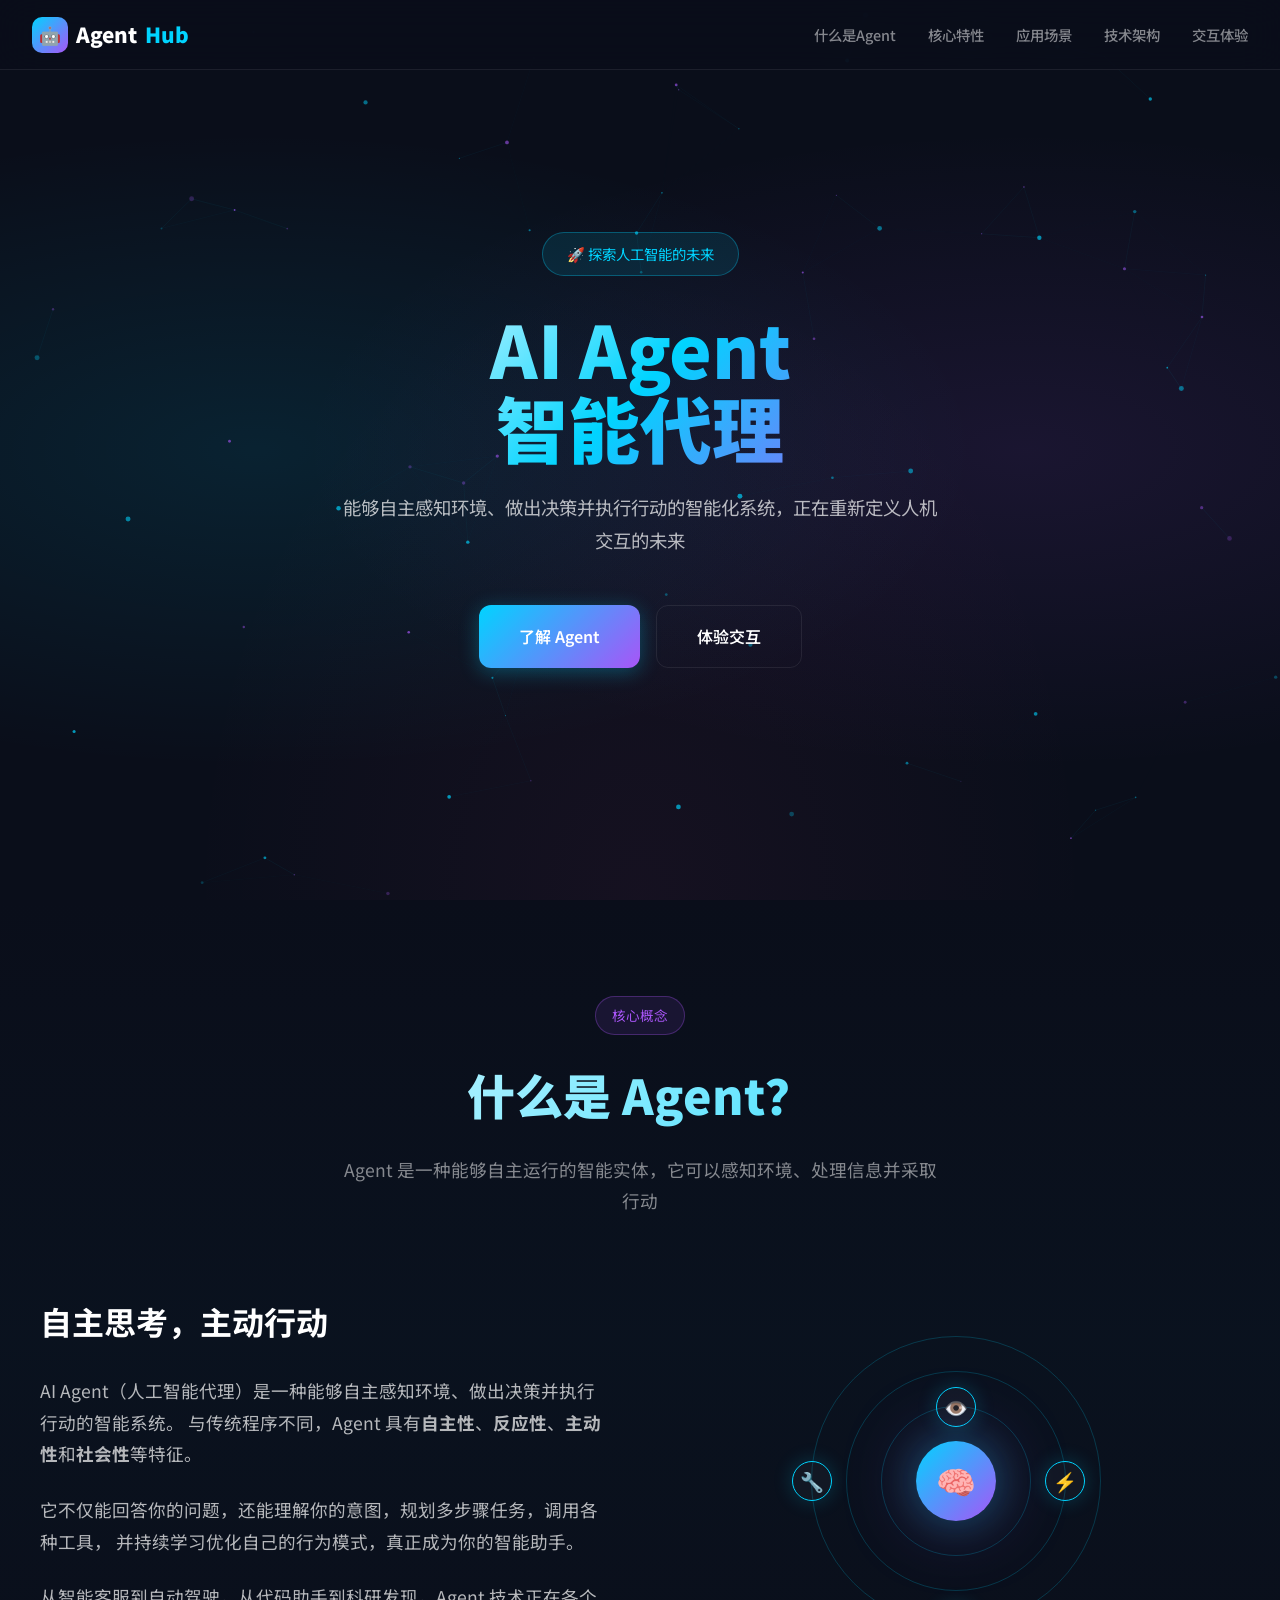
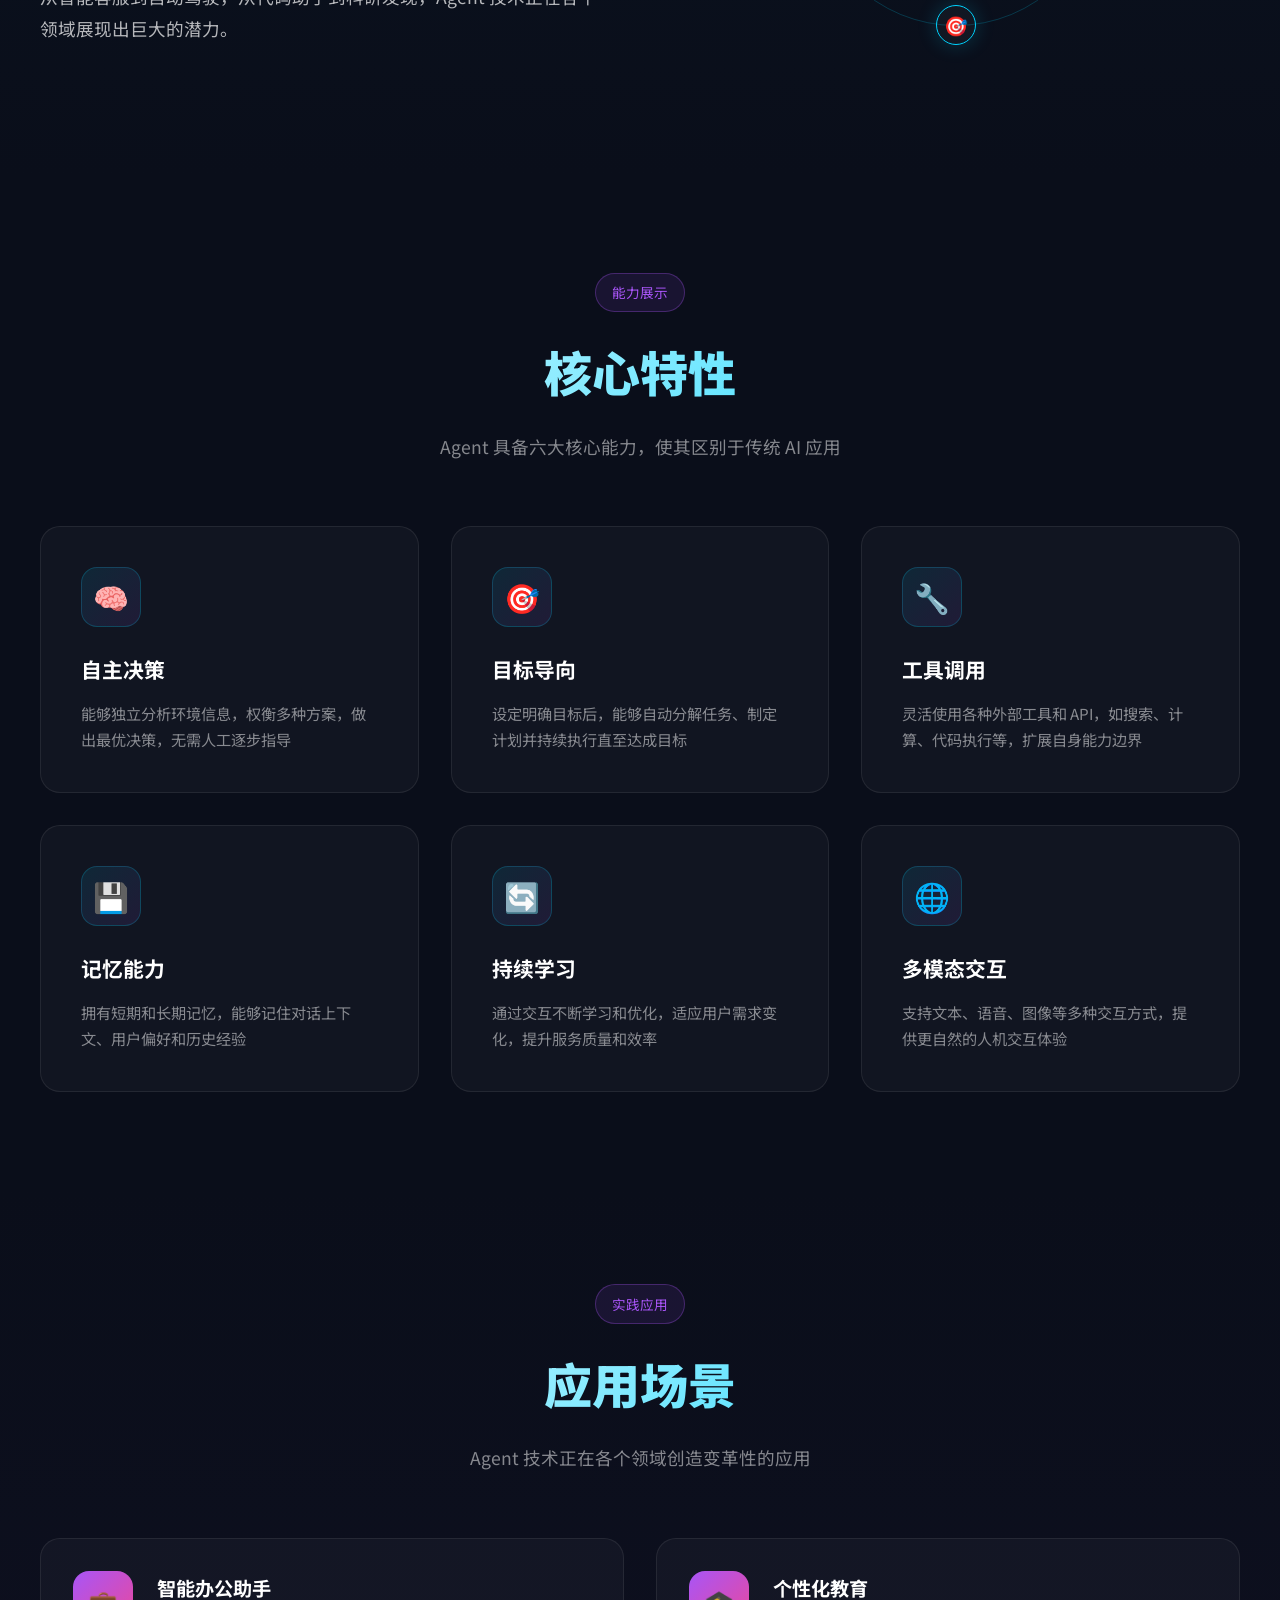
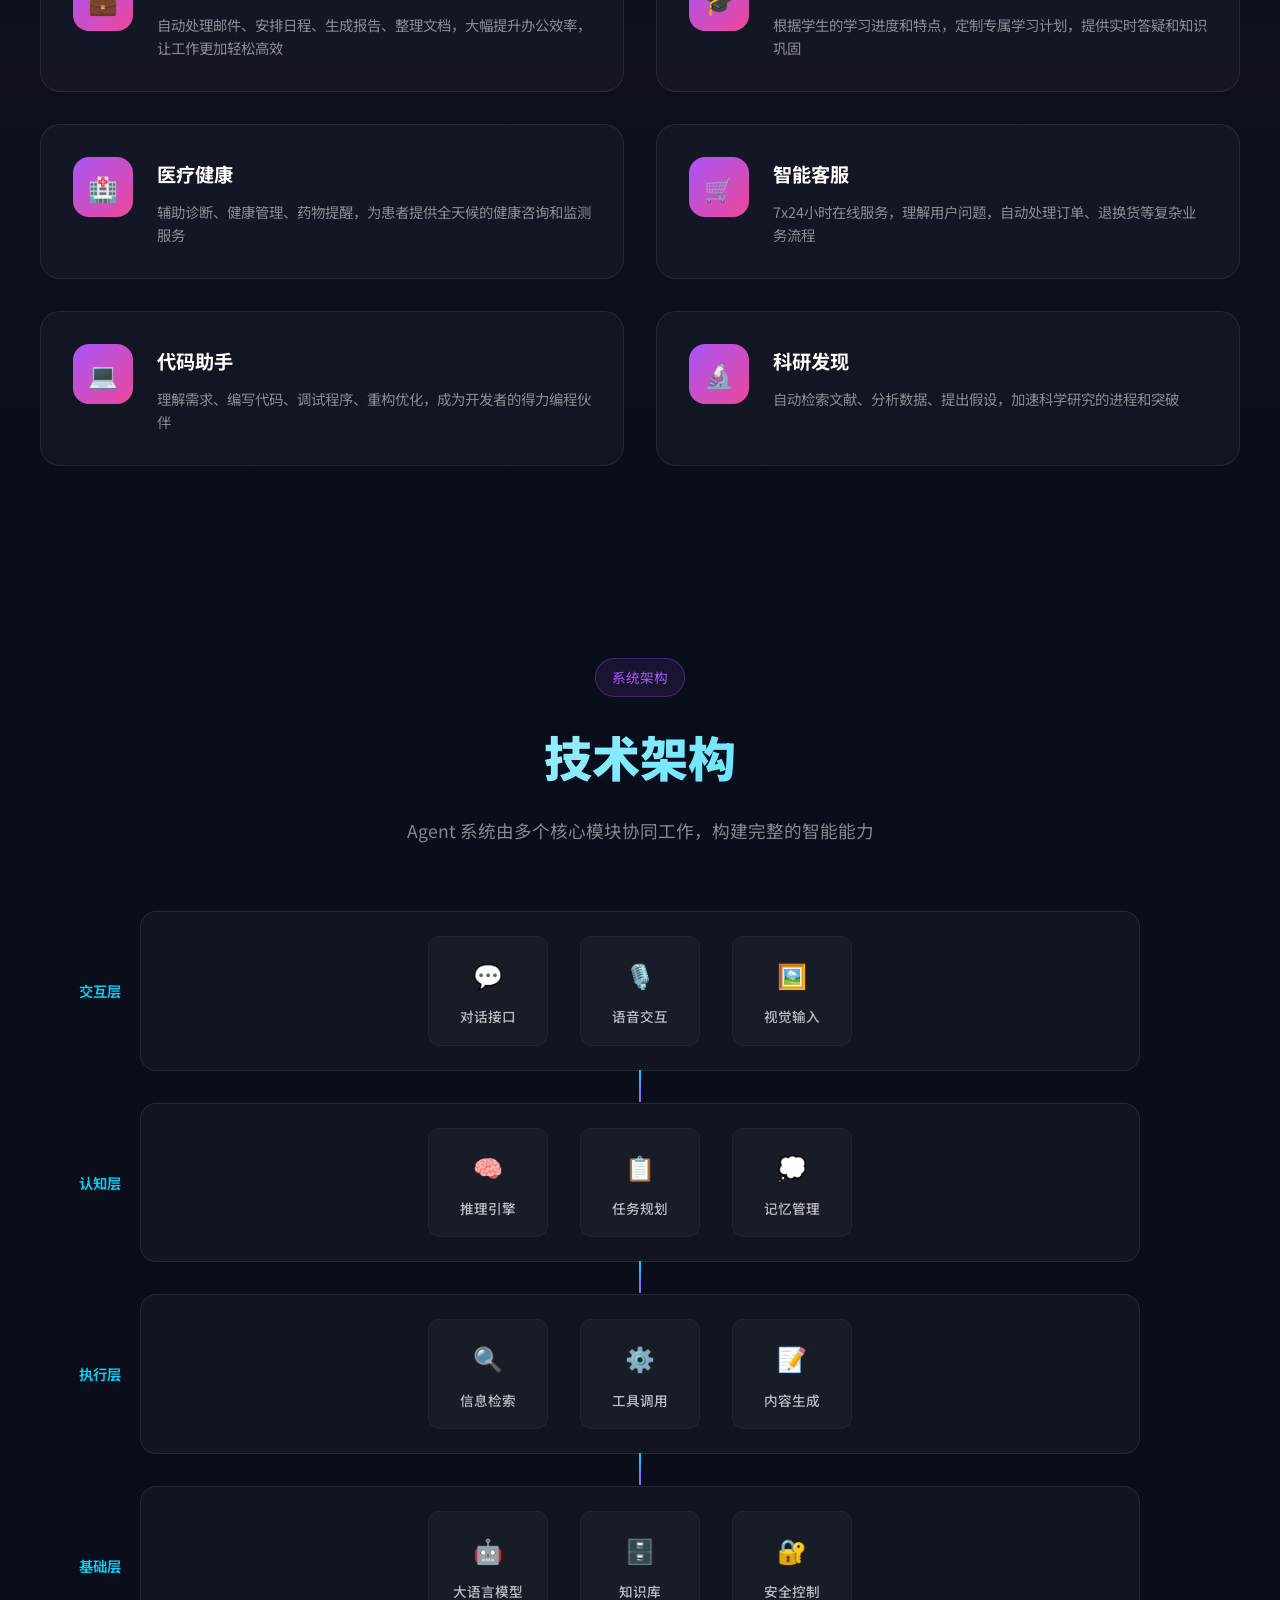
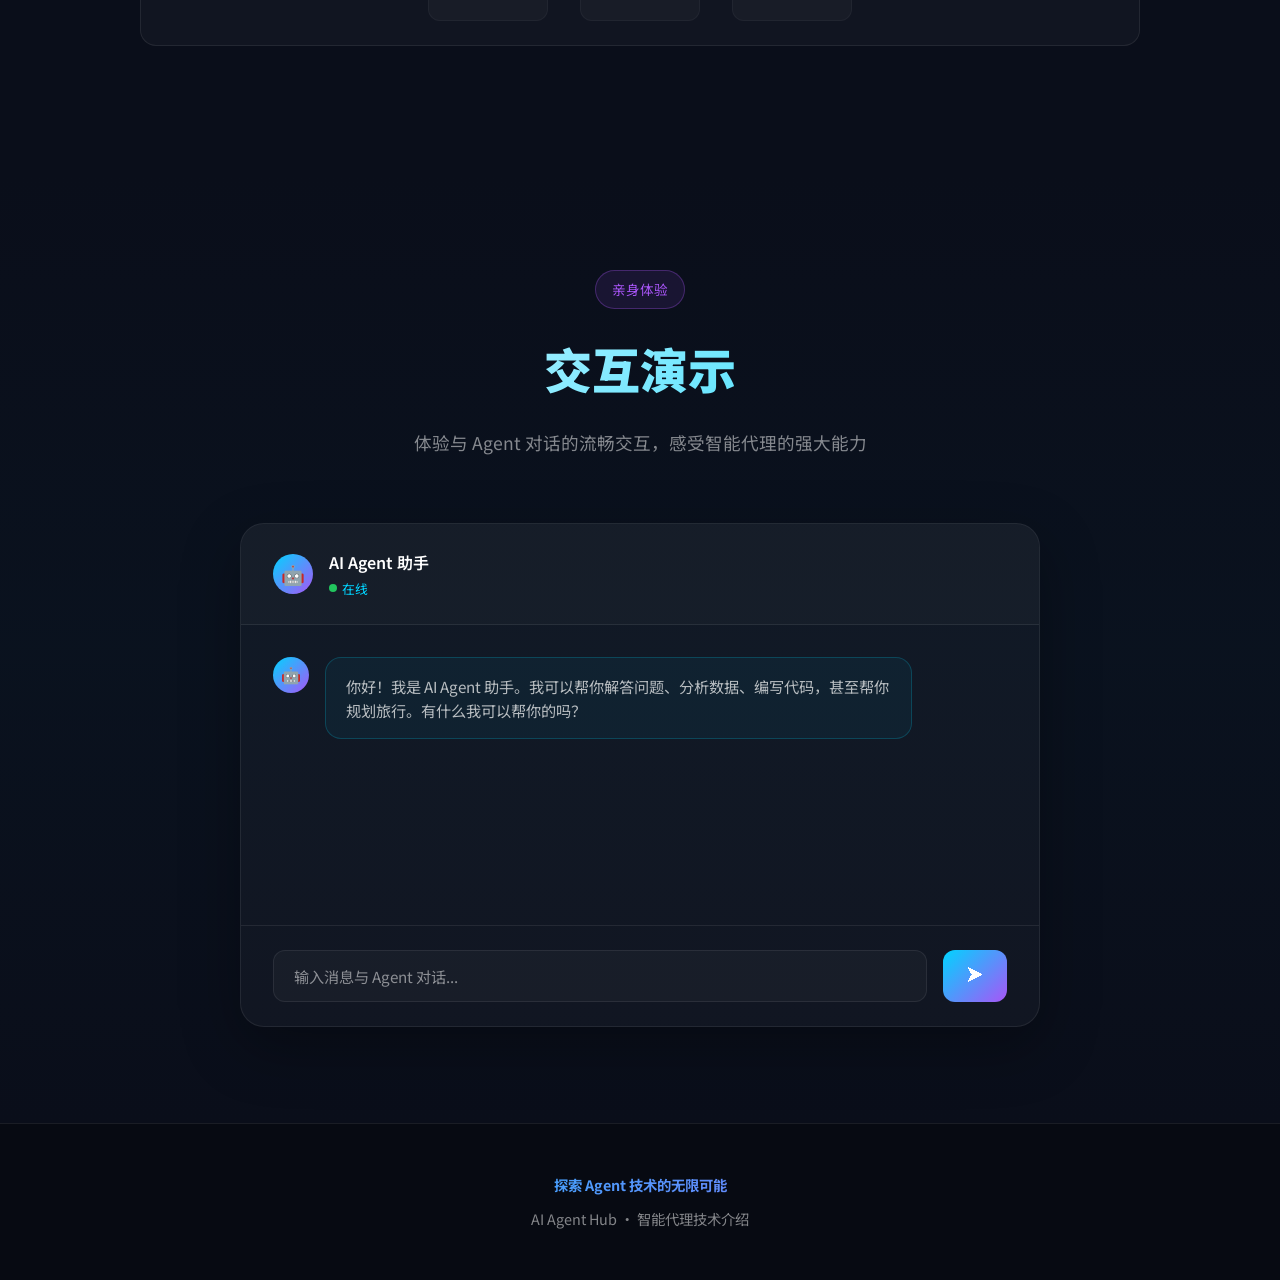
<file: agent.html>
<!DOCTYPE html>
<html lang="zh-CN">
<head>
    <meta charset="UTF-8">
    <meta name="viewport" content="width=device-width, initial-scale=1.0">
    <title>AI Agent - 智能代理技术介绍</title>
    <link href="https://fonts.googleapis.com/css2?family=Noto+Sans+SC:wght@300;400;500;700;900&display=swap" rel="stylesheet">
    <link rel="stylesheet" href="css/agent.css">
</head>
<body>
    <nav>
        <a href="index.html" class="logo">
            <div class="logo-icon">🤖</div>
            Agent<span style="color: var(--accent-cyan);">Hub</span>
        </a>
        <ul class="nav-links">
            <li><a href="#definition">什么是Agent</a></li>
            <li><a href="#features">核心特性</a></li>
            <li><a href="#scenarios">应用场景</a></li>
            <li><a href="#architecture">技术架构</a></li>
            <li><a href="#demo">交互体验</a></li>
        </ul>
        <button class="mobile-menu-btn" aria-label="菜单">
            <span></span>
            <span></span>
            <span></span>
        </button>
    </nav>

    <div class="mobile-nav">
        <a href="#definition">什么是Agent</a>
        <a href="#features">核心特性</a>
        <a href="#scenarios">应用场景</a>
        <a href="#architecture">技术架构</a>
        <a href="#demo">交互体验</a>
    </div>

    <main>
        <section class="hero">
            <canvas id="particle-canvas"></canvas>
            <div class="hero-content">
                <span class="hero-badge">🚀 探索人工智能的未来</span>
                <h1>AI Agent<br>智能代理</h1>
                <p class="hero-subtitle">
                    能够自主感知环境、做出决策并执行行动的智能化系统，正在重新定义人机交互的未来
                </p>
                <div class="hero-cta">
                    <a href="#definition" class="btn btn-primary">了解 Agent</a>
                    <a href="#demo" class="btn btn-secondary">体验交互</a>
                </div>
            </div>
        </section>

        <section id="definition" class="definition-section">
            <div class="section-header fade-in">
                <span class="section-label">核心概念</span>
                <h2 class="section-title">什么是 Agent？</h2>
                <p class="section-desc">Agent 是一种能够自主运行的智能实体，它可以感知环境、处理信息并采取行动</p>
            </div>
            <div class="definition-content">
                <div class="definition-text fade-in-left">
                    <h3>自主思考，主动行动</h3>
                    <p>
                        AI Agent（人工智能代理）是一种能够自主感知环境、做出决策并执行行动的智能系统。
                        与传统程序不同，Agent 具有<strong>自主性</strong>、<strong>反应性</strong>、<strong>主动性</strong>和<strong>社会性</strong>等特征。
                    </p>
                    <p>
                        它不仅能回答你的问题，还能理解你的意图，规划多步骤任务，调用各种工具，
                        并持续学习优化自己的行为模式，真正成为你的智能助手。
                    </p>
                    <p>
                        从智能客服到自动驾驶，从代码助手到科研发现，Agent 技术正在各个领域展现出巨大的潜力。
                    </p>
                </div>
                <div class="definition-visual fade-in-right">
                    <div class="agent-orbit">
                        <div class="orbit-center">🧠</div>
                        <div class="orbit-ring orbit-ring-1">
                            <div class="orbit-node" style="top: -20px; left: 50%; transform: translateX(-50%);">👁️</div>
                        </div>
                        <div class="orbit-ring orbit-ring-2">
                            <div class="orbit-node" style="top: 50%; right: -20px; transform: translateY(-50%);">⚡</div>
                        </div>
                        <div class="orbit-ring orbit-ring-3">
                            <div class="orbit-node" style="bottom: -20px; left: 50%; transform: translateX(-50%);">🎯</div>
                            <div class="orbit-node" style="top: 50%; left: -20px; transform: translateY(-50%);">🔧</div>
                        </div>
                    </div>
                </div>
            </div>
        </section>

        <section id="features">
            <div class="section-header fade-in">
                <span class="section-label">能力展示</span>
                <h2 class="section-title">核心特性</h2>
                <p class="section-desc">Agent 具备六大核心能力，使其区别于传统 AI 应用</p>
            </div>
            <div class="features-grid">
                <div class="feature-card fade-in">
                    <div class="feature-icon">🧠</div>
                    <h3>自主决策</h3>
                    <p>能够独立分析环境信息，权衡多种方案，做出最优决策，无需人工逐步指导</p>
                </div>
                <div class="feature-card fade-in">
                    <div class="feature-icon">🎯</div>
                    <h3>目标导向</h3>
                    <p>设定明确目标后，能够自动分解任务、制定计划并持续执行直至达成目标</p>
                </div>
                <div class="feature-card fade-in">
                    <div class="feature-icon">🔧</div>
                    <h3>工具调用</h3>
                    <p>灵活使用各种外部工具和 API，如搜索、计算、代码执行等，扩展自身能力边界</p>
                </div>
                <div class="feature-card fade-in">
                    <div class="feature-icon">💾</div>
                    <h3>记忆能力</h3>
                    <p>拥有短期和长期记忆，能够记住对话上下文、用户偏好和历史经验</p>
                </div>
                <div class="feature-card fade-in">
                    <div class="feature-icon">🔄</div>
                    <h3>持续学习</h3>
                    <p>通过交互不断学习和优化，适应用户需求变化，提升服务质量和效率</p>
                </div>
                <div class="feature-card fade-in">
                    <div class="feature-icon">🌐</div>
                    <h3>多模态交互</h3>
                    <p>支持文本、语音、图像等多种交互方式，提供更自然的人机交互体验</p>
                </div>
            </div>
        </section>

        <section id="scenarios" class="scenarios-section">
            <div class="section-header fade-in">
                <span class="section-label">实践应用</span>
                <h2 class="section-title">应用场景</h2>
                <p class="section-desc">Agent 技术正在各个领域创造变革性的应用</p>
            </div>
            <div class="scenarios-grid">
                <div class="scenario-card fade-in">
                    <div class="scenario-icon">💼</div>
                    <div class="scenario-content">
                        <h3>智能办公助手</h3>
                        <p>自动处理邮件、安排日程、生成报告、整理文档，大幅提升办公效率，让工作更加轻松高效</p>
                    </div>
                </div>
                <div class="scenario-card fade-in">
                    <div class="scenario-icon">🎓</div>
                    <div class="scenario-content">
                        <h3>个性化教育</h3>
                        <p>根据学生的学习进度和特点，定制专属学习计划，提供实时答疑和知识巩固</p>
                    </div>
                </div>
                <div class="scenario-card fade-in">
                    <div class="scenario-icon">🏥</div>
                    <div class="scenario-content">
                        <h3>医疗健康</h3>
                        <p>辅助诊断、健康管理、药物提醒，为患者提供全天候的健康咨询和监测服务</p>
                    </div>
                </div>
                <div class="scenario-card fade-in">
                    <div class="scenario-icon">🛒</div>
                    <div class="scenario-content">
                        <h3>智能客服</h3>
                        <p>7x24小时在线服务，理解用户问题，自动处理订单、退换货等复杂业务流程</p>
                    </div>
                </div>
                <div class="scenario-card fade-in">
                    <div class="scenario-icon">💻</div>
                    <div class="scenario-content">
                        <h3>代码助手</h3>
                        <p>理解需求、编写代码、调试程序、重构优化，成为开发者的得力编程伙伴</p>
                    </div>
                </div>
                <div class="scenario-card fade-in">
                    <div class="scenario-icon">🔬</div>
                    <div class="scenario-content">
                        <h3>科研发现</h3>
                        <p>自动检索文献、分析数据、提出假设，加速科学研究的进程和突破</p>
                    </div>
                </div>
            </div>
        </section>

        <section id="architecture">
            <div class="section-header fade-in">
                <span class="section-label">系统架构</span>
                <h2 class="section-title">技术架构</h2>
                <p class="section-desc">Agent 系统由多个核心模块协同工作，构建完整的智能能力</p>
            </div>
            <div class="architecture-content fade-in">
                <div class="arch-flow">
                    <div class="arch-layer">
                        <span class="arch-title">交互层</span>
                        <div class="arch-layer-inner">
                            <div class="arch-item">
                                <span class="arch-item-icon">💬</span>
                                <span class="arch-item-label">对话接口</span>
                            </div>
                            <div class="arch-item">
                                <span class="arch-item-icon">🎙️</span>
                                <span class="arch-item-label">语音交互</span>
                            </div>
                            <div class="arch-item">
                                <span class="arch-item-icon">🖼️</span>
                                <span class="arch-item-label">视觉输入</span>
                            </div>
                        </div>
                    </div>
                    <div class="arch-layer">
                        <span class="arch-title">认知层</span>
                        <div class="arch-layer-inner">
                            <div class="arch-item">
                                <span class="arch-item-icon">🧠</span>
                                <span class="arch-item-label">推理引擎</span>
                            </div>
                            <div class="arch-item">
                                <span class="arch-item-icon">📋</span>
                                <span class="arch-item-label">任务规划</span>
                            </div>
                            <div class="arch-item">
                                <span class="arch-item-icon">💭</span>
                                <span class="arch-item-label">记忆管理</span>
                            </div>
                        </div>
                    </div>
                    <div class="arch-layer">
                        <span class="arch-title">执行层</span>
                        <div class="arch-layer-inner">
                            <div class="arch-item">
                                <span class="arch-item-icon">🔍</span>
                                <span class="arch-item-label">信息检索</span>
                            </div>
                            <div class="arch-item">
                                <span class="arch-item-icon">⚙️</span>
                                <span class="arch-item-label">工具调用</span>
                            </div>
                            <div class="arch-item">
                                <span class="arch-item-icon">📝</span>
                                <span class="arch-item-label">内容生成</span>
                            </div>
                        </div>
                    </div>
                    <div class="arch-layer">
                        <span class="arch-title">基础层</span>
                        <div class="arch-layer-inner">
                            <div class="arch-item">
                                <span class="arch-item-icon">🤖</span>
                                <span class="arch-item-label">大语言模型</span>
                            </div>
                            <div class="arch-item">
                                <span class="arch-item-icon">🗄️</span>
                                <span class="arch-item-label">知识库</span>
                            </div>
                            <div class="arch-item">
                                <span class="arch-item-icon">🔐</span>
                                <span class="arch-item-label">安全控制</span>
                            </div>
                        </div>
                    </div>
                </div>
            </div>
        </section>

        <section id="demo" class="demo-section">
            <div class="section-header fade-in">
                <span class="section-label">亲身体验</span>
                <h2 class="section-title">交互演示</h2>
                <p class="section-desc">体验与 Agent 对话的流畅交互，感受智能代理的强大能力</p>
            </div>
            <div class="demo-container fade-in">
                <div class="demo-header">
                    <div class="demo-avatar">🤖</div>
                    <div class="demo-info">
                        <h4>AI Agent 助手</h4>
                        <span>在线</span>
                    </div>
                </div>
                <div class="demo-chat" id="chatArea">
                    <div class="chat-message">
                        <div class="chat-avatar agent">🤖</div>
                        <div class="chat-bubble agent-bubble">
                            你好！我是 AI Agent 助手。我可以帮你解答问题、分析数据、编写代码，甚至帮你规划旅行。有什么我可以帮你的吗？
                        </div>
                    </div>
                </div>
                <div class="demo-input-area">
                    <input type="text" class="demo-input" id="chatInput" placeholder="输入消息与 Agent 对话...">
                    <button class="demo-send" id="sendBtn">➤</button>
                </div>
            </div>
        </section>
    </main>

    <footer>
        <p class="highlight">探索 Agent 技术的无限可能</p>
        <p style="margin-top: 0.5rem;">AI Agent Hub · 智能代理技术介绍</p>
    </footer>

    <button class="back-to-top" id="backToTop" aria-label="回到顶部">↑</button>

    <script src="js/agent.js"></script>
</body>
</html>
</file>
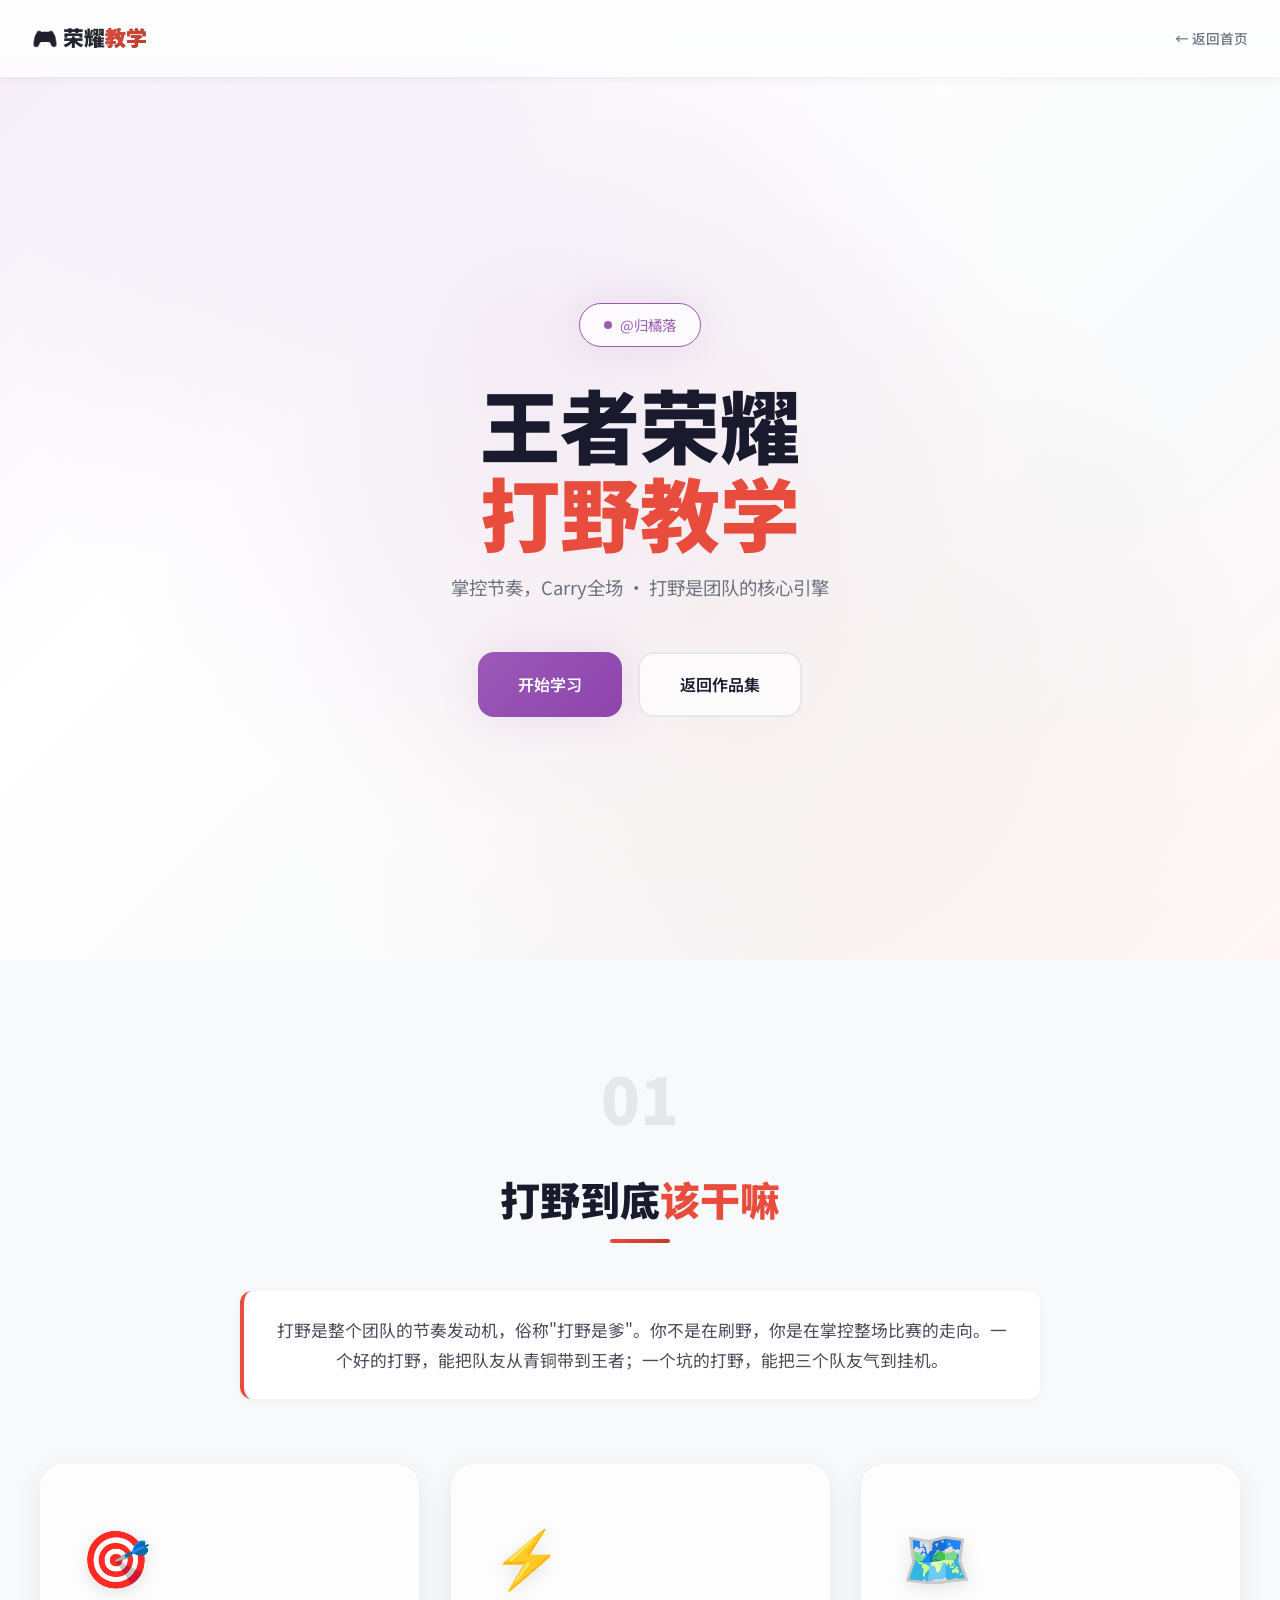
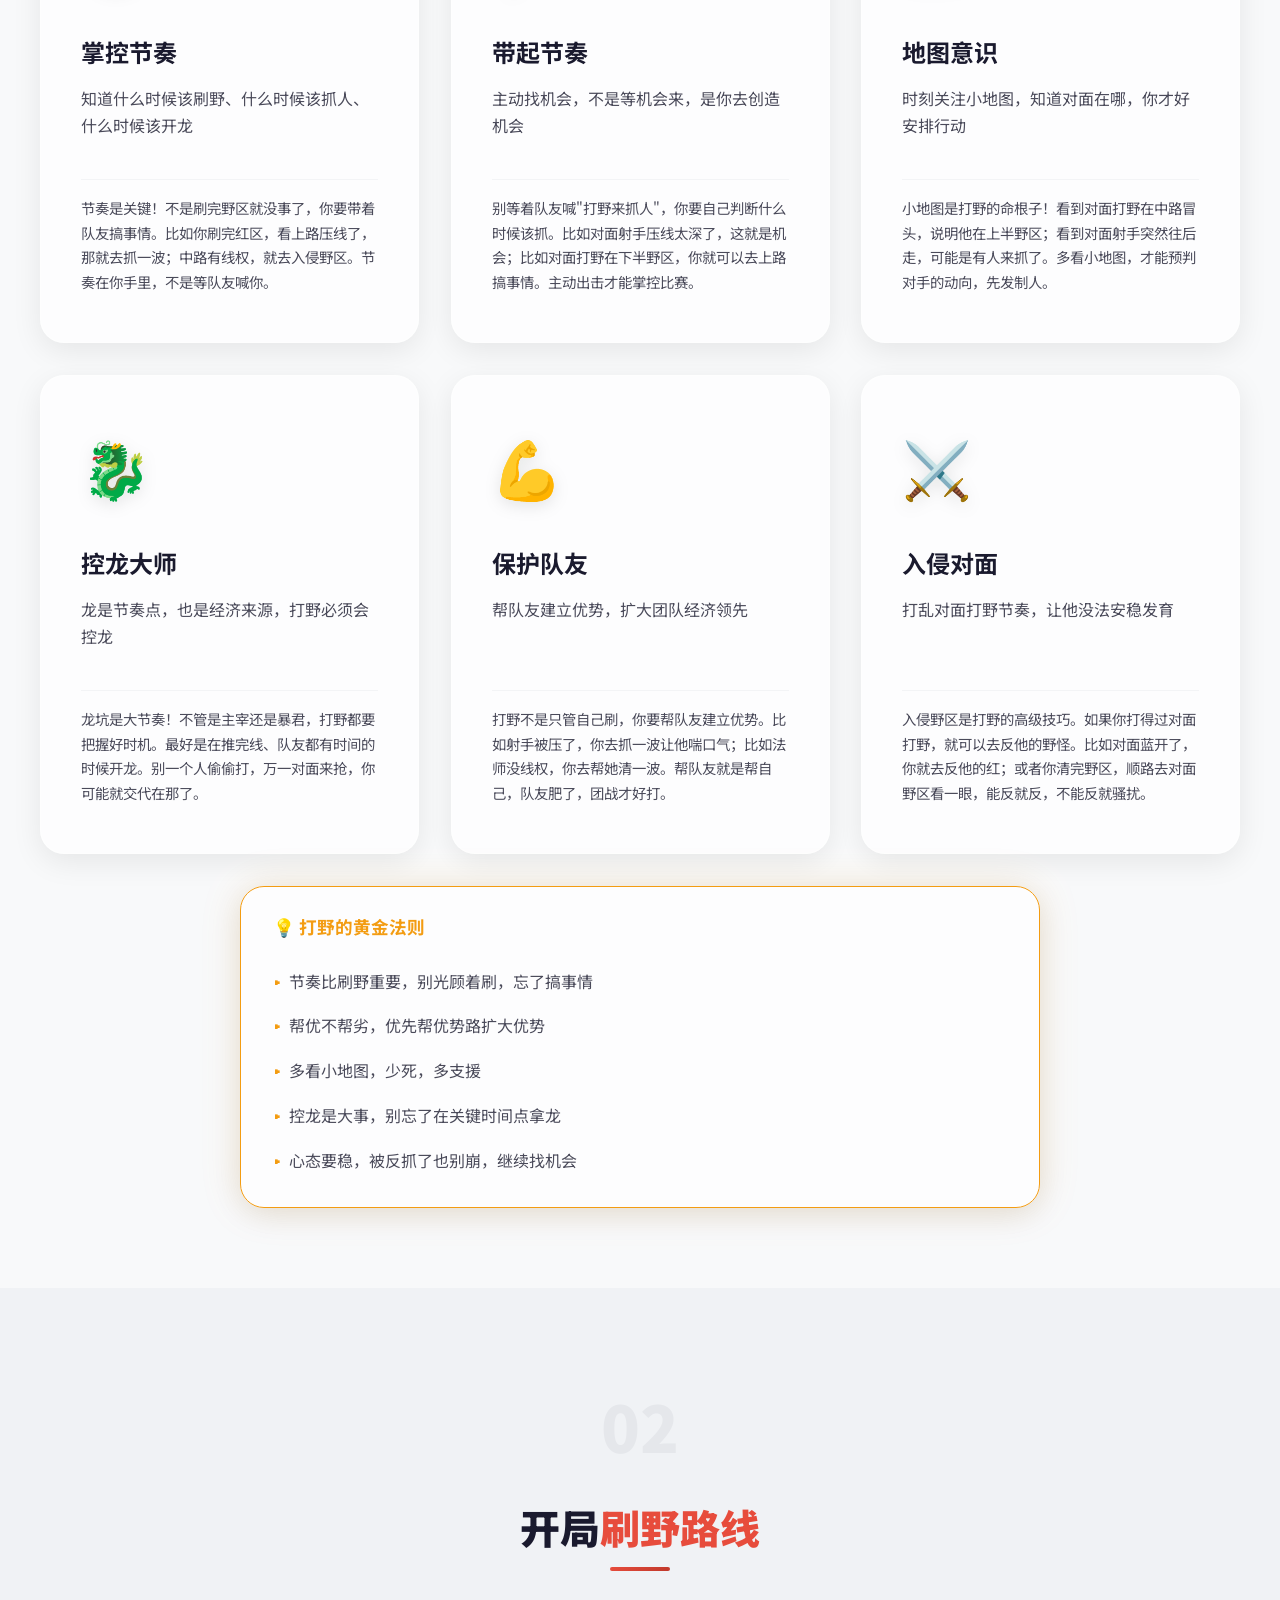
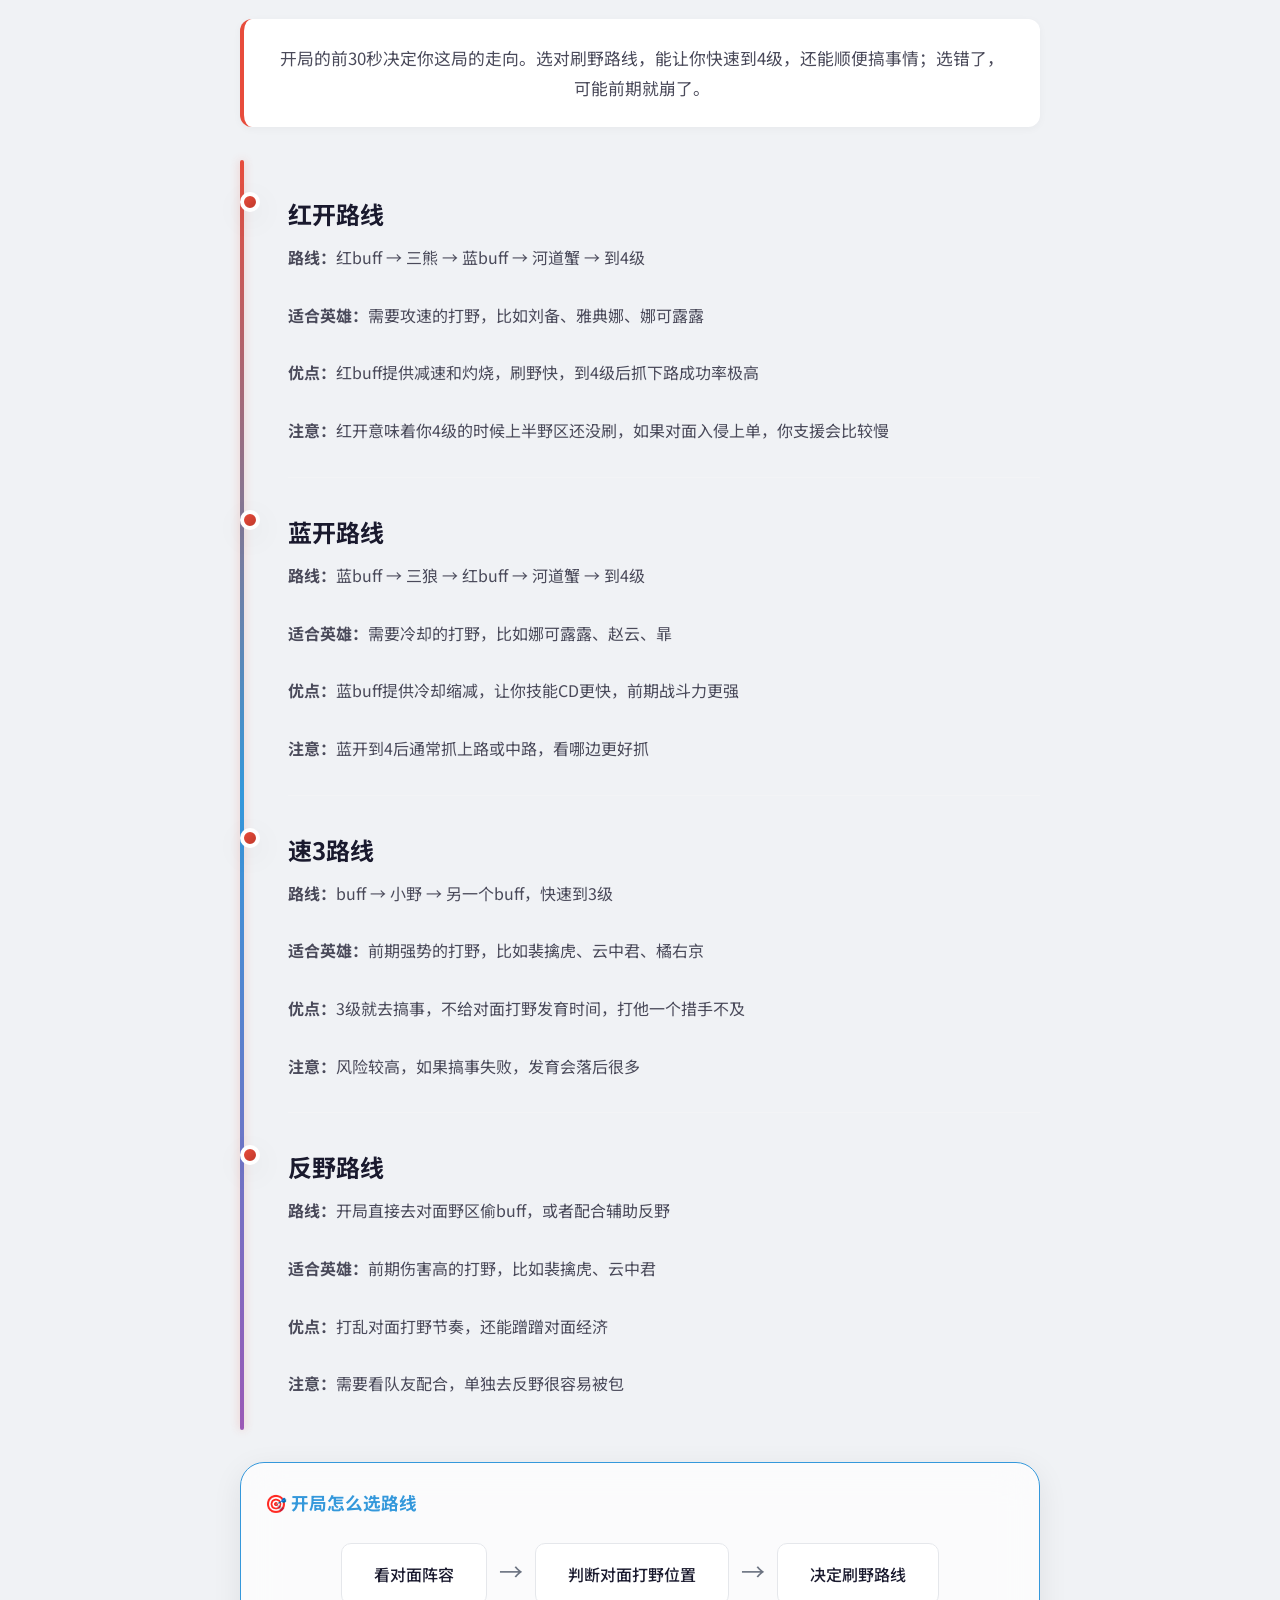
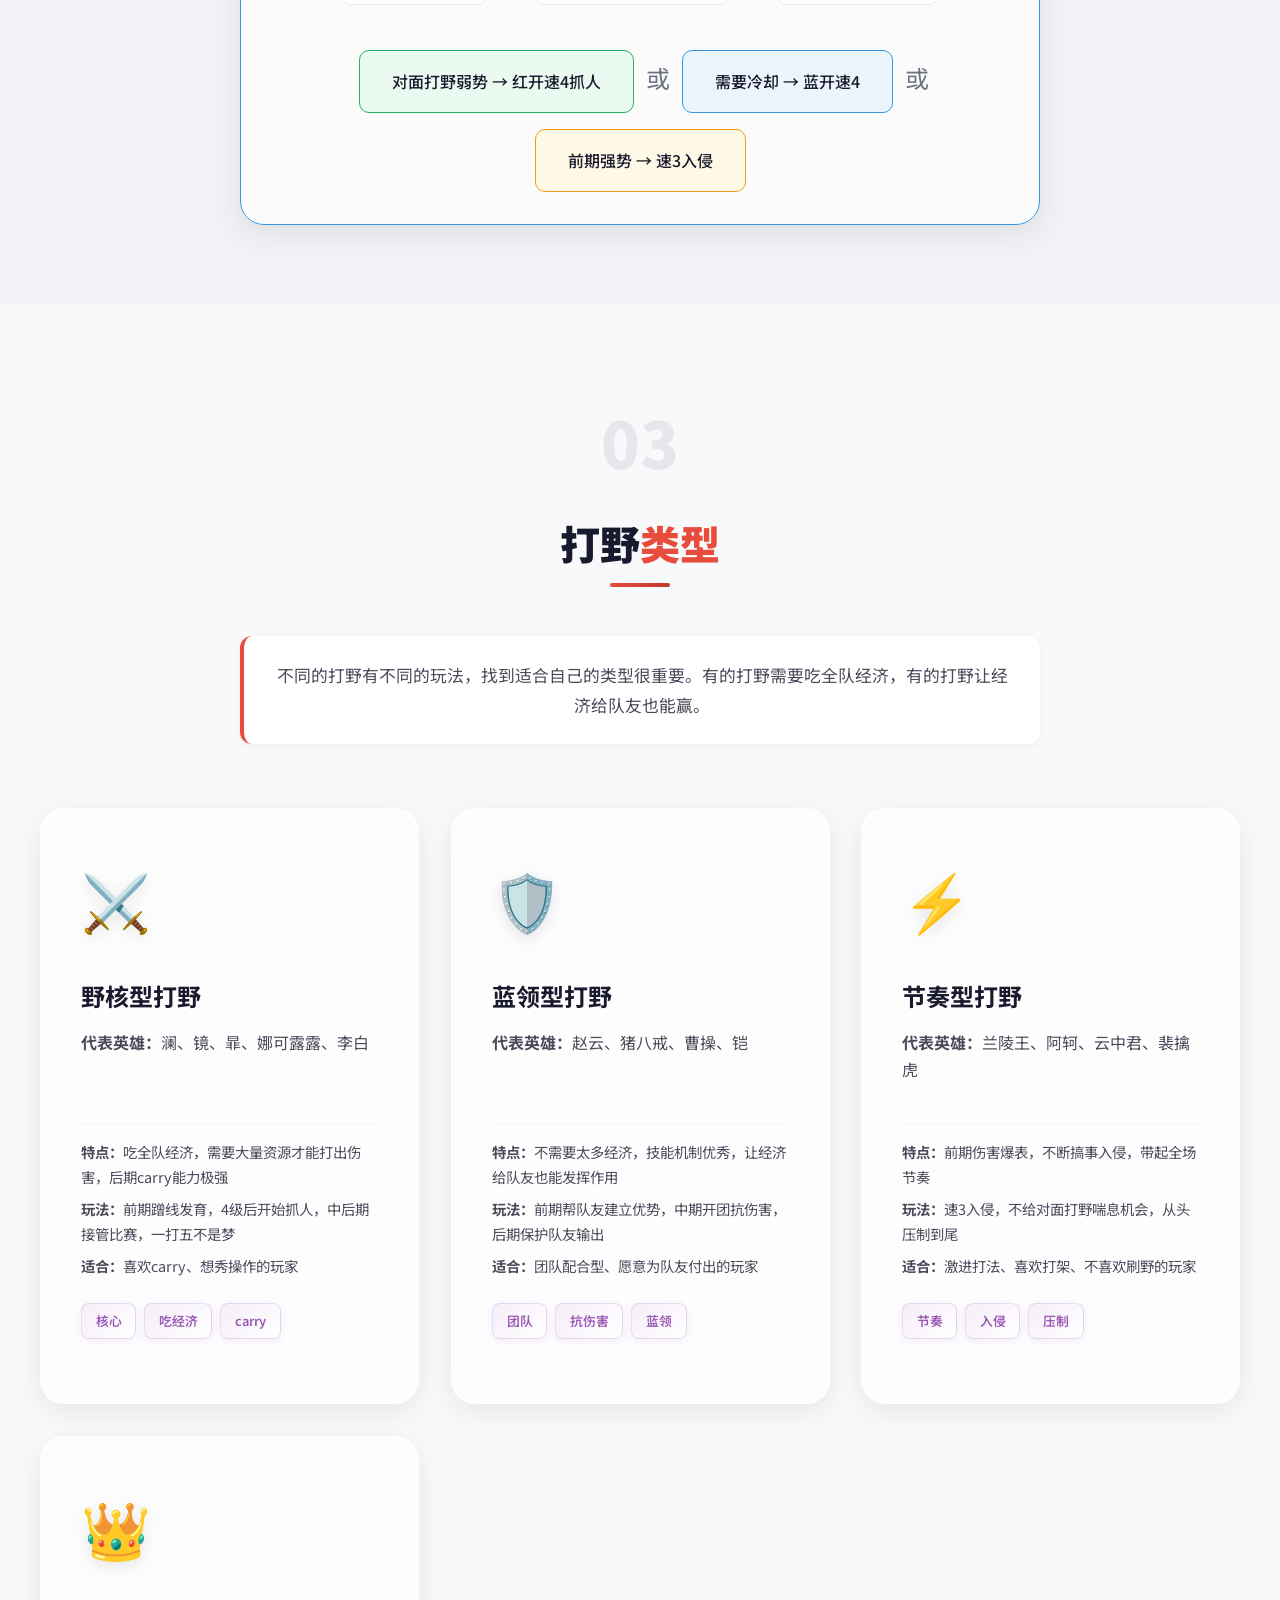
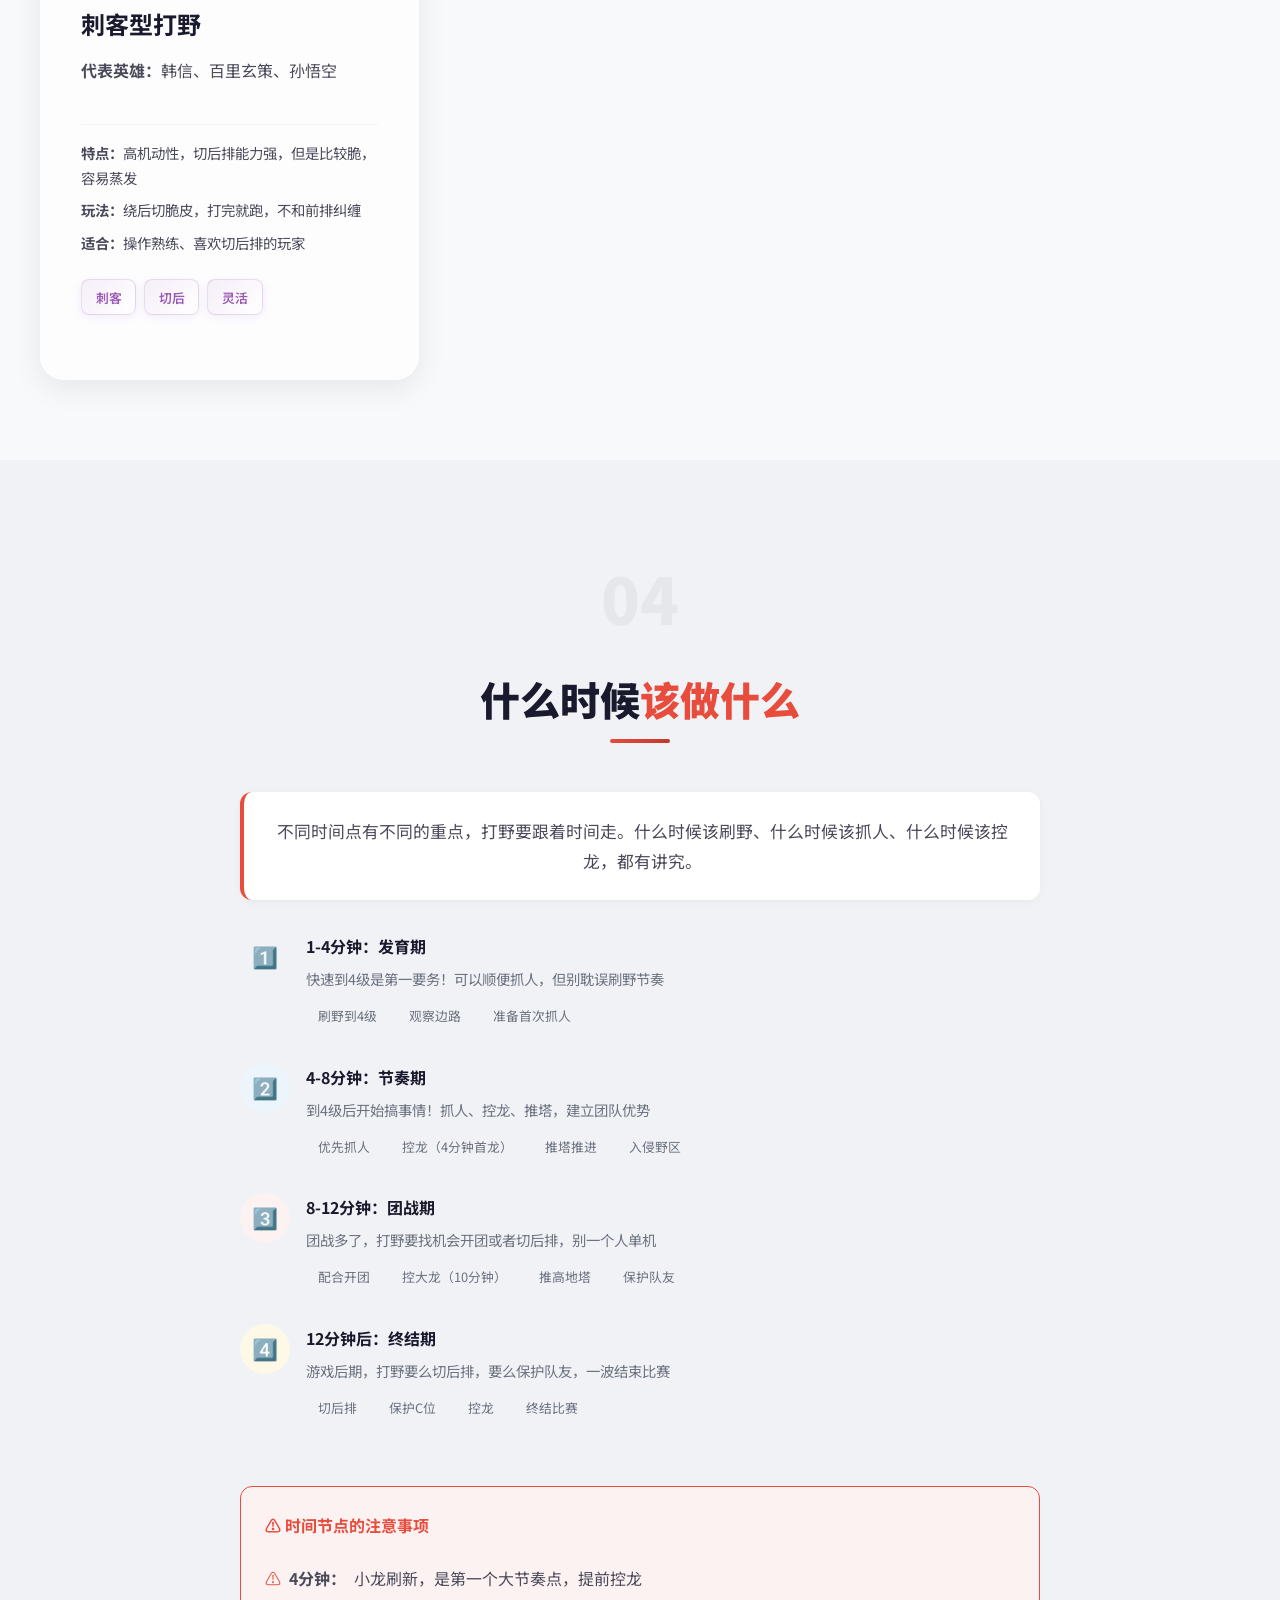
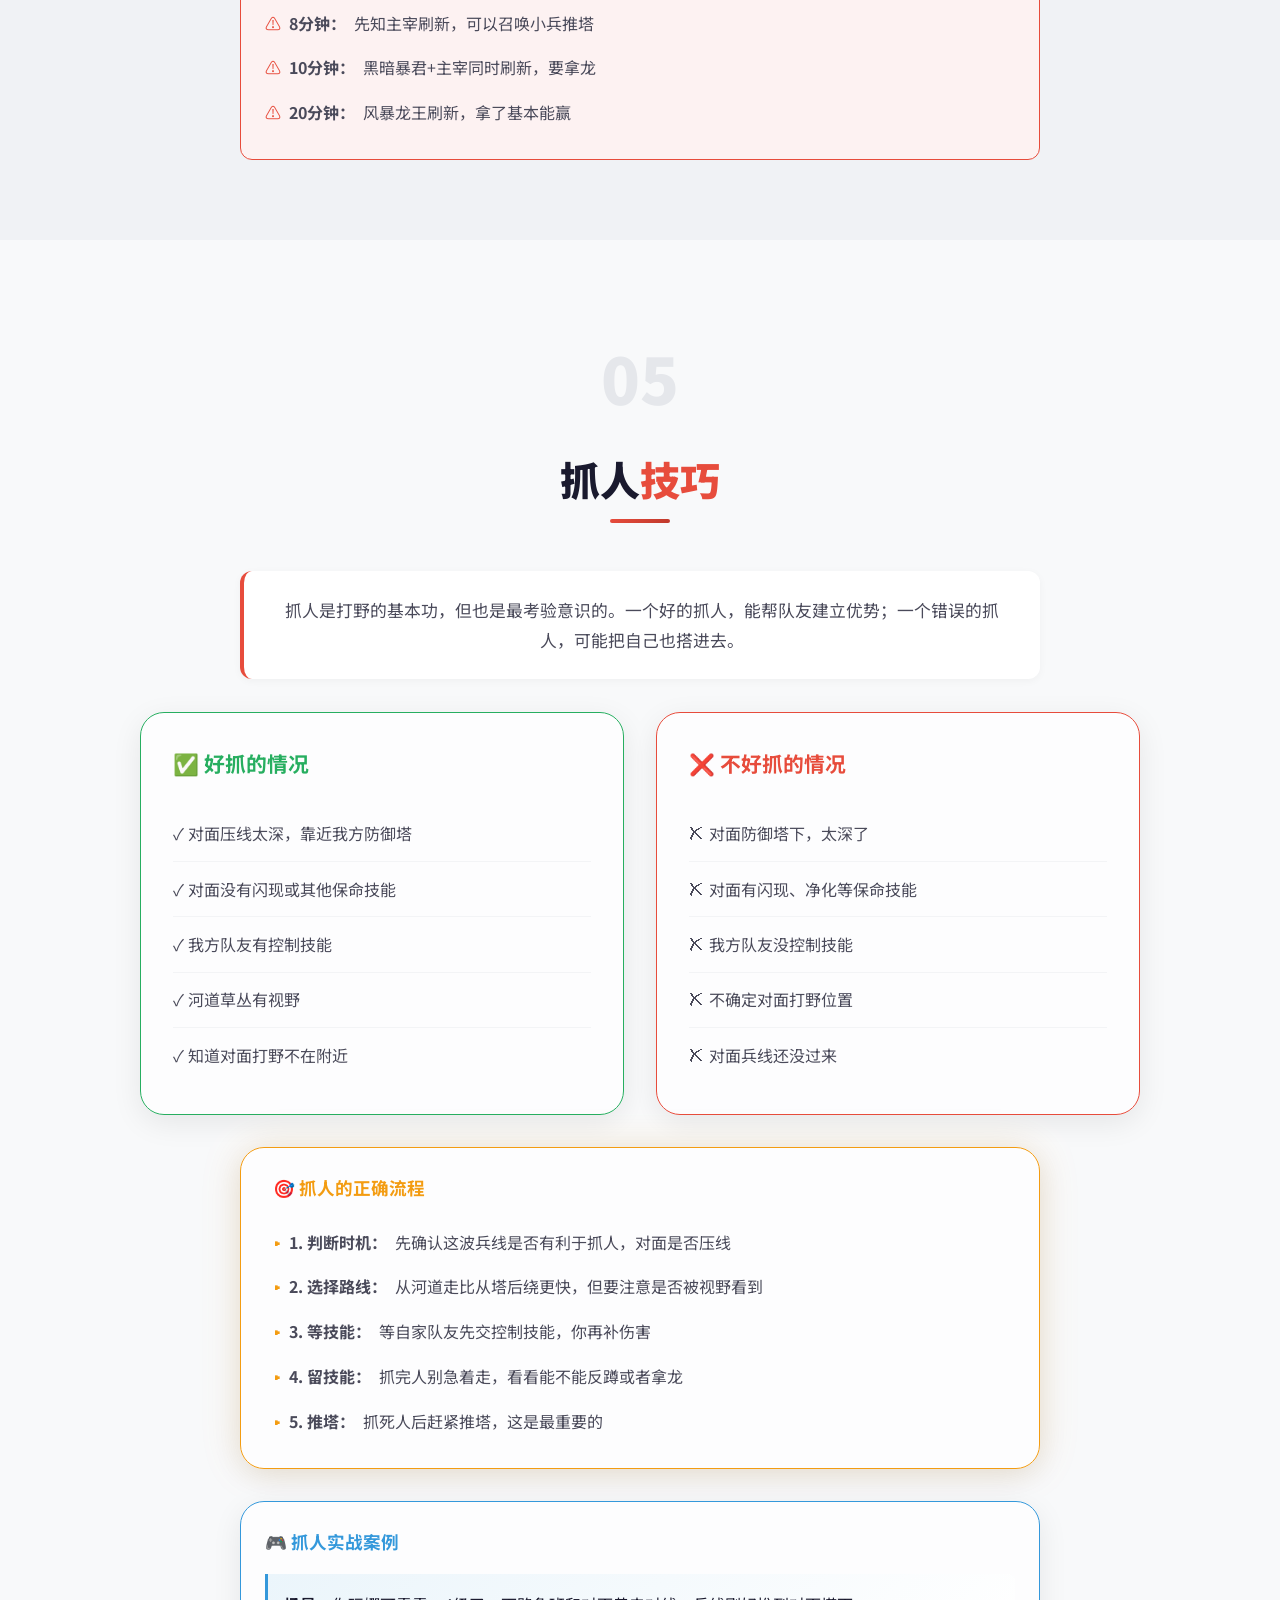
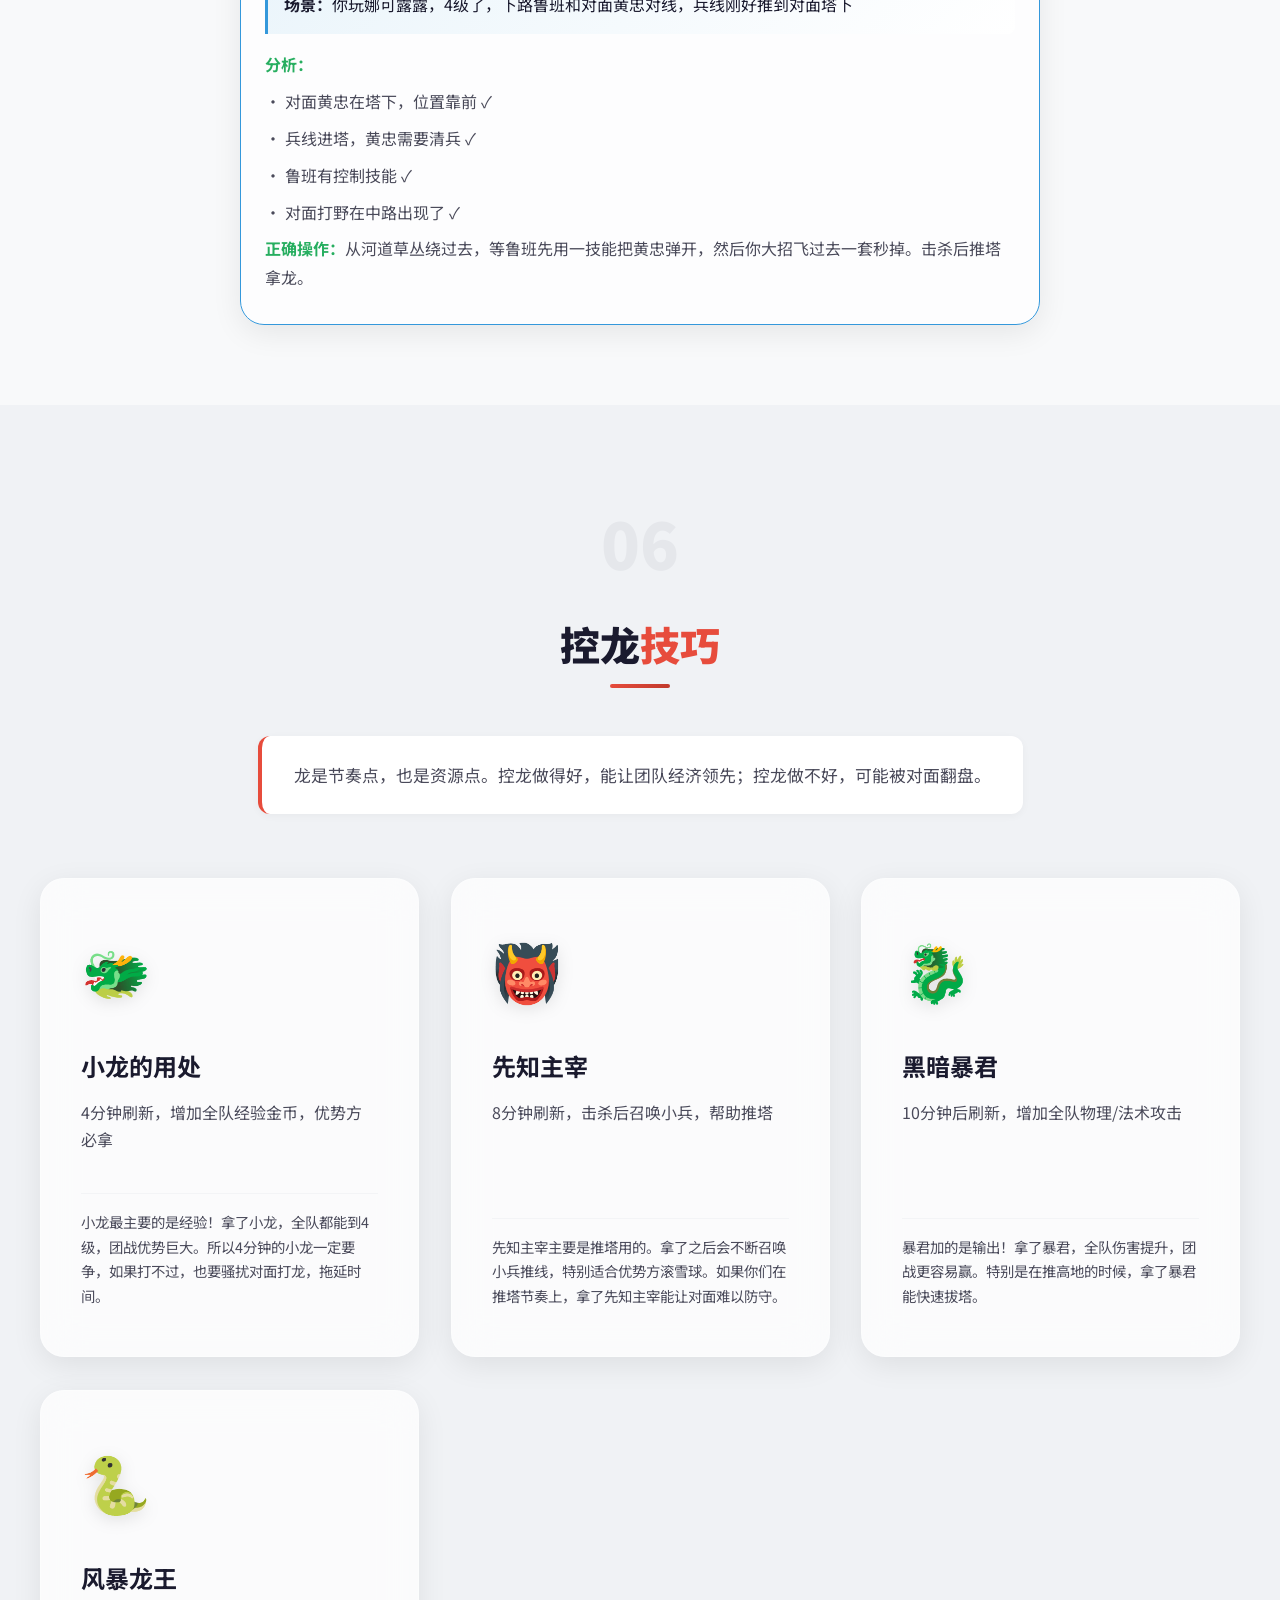
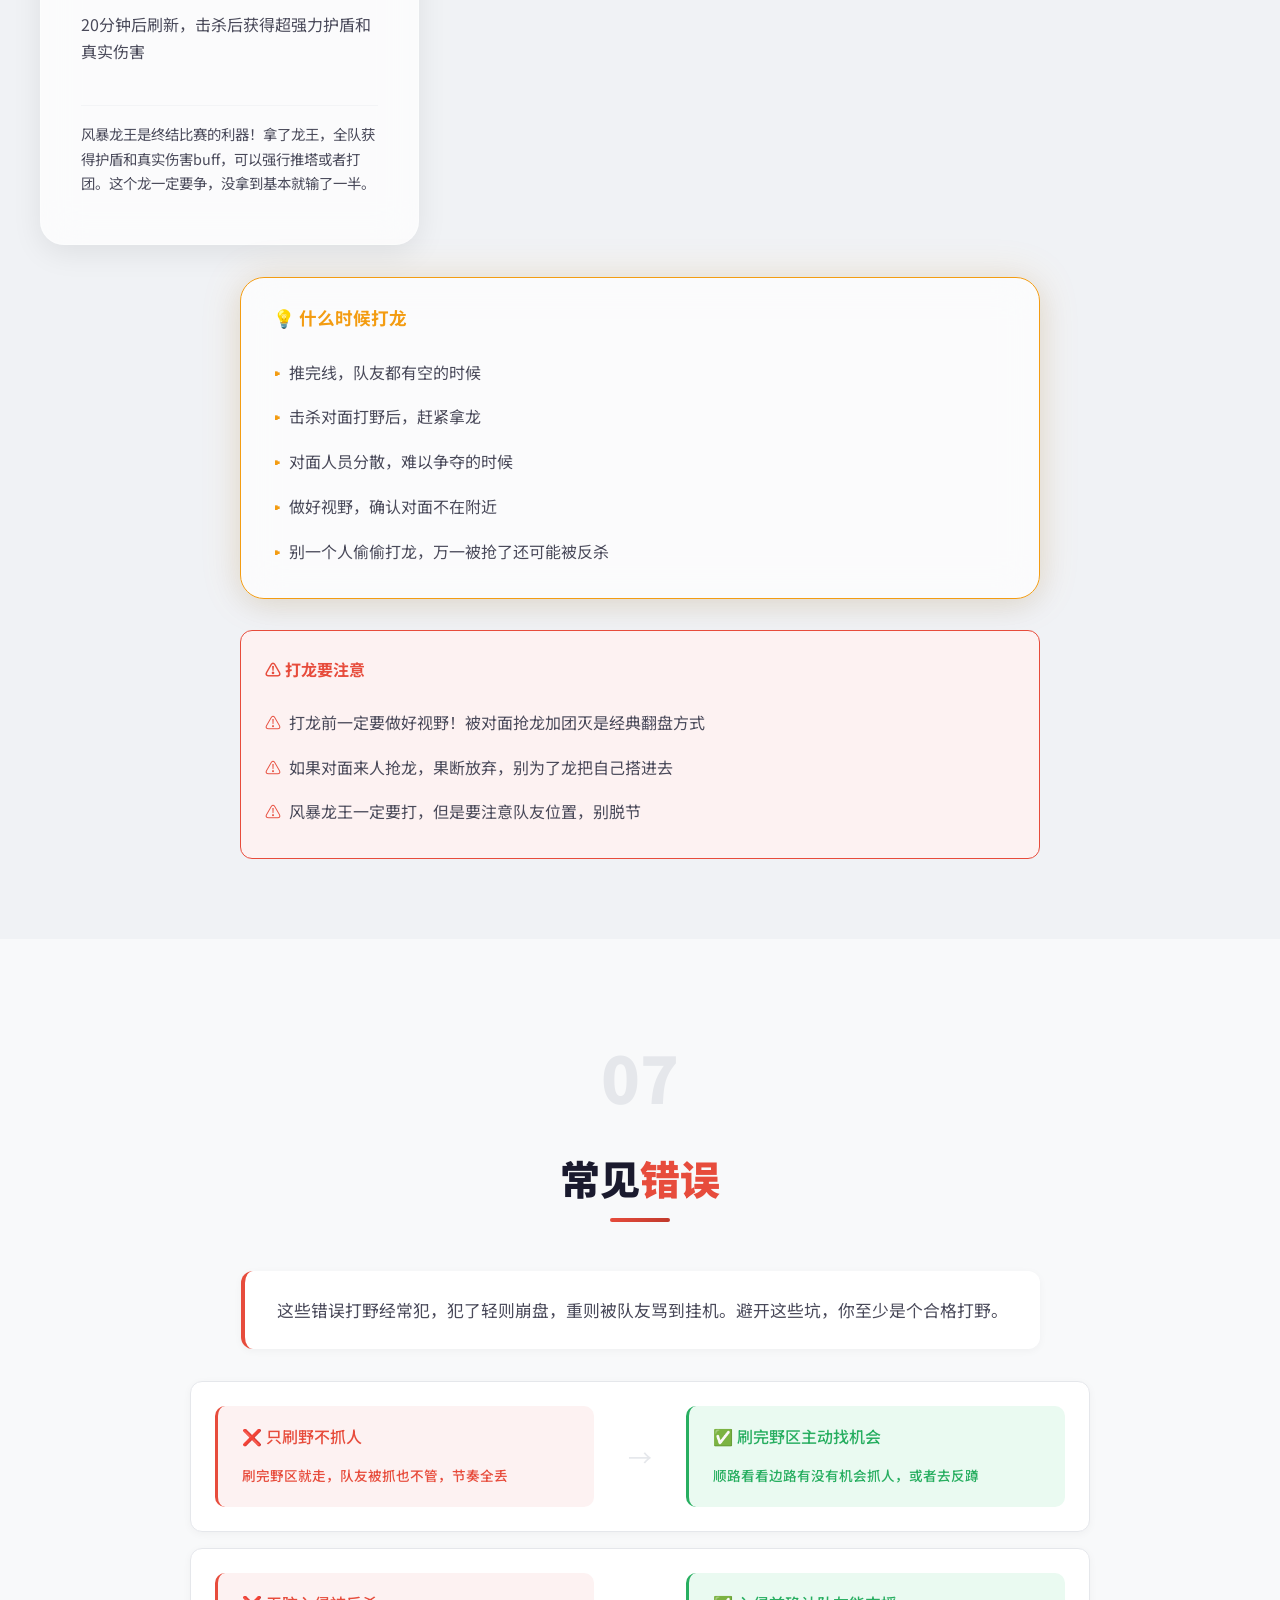
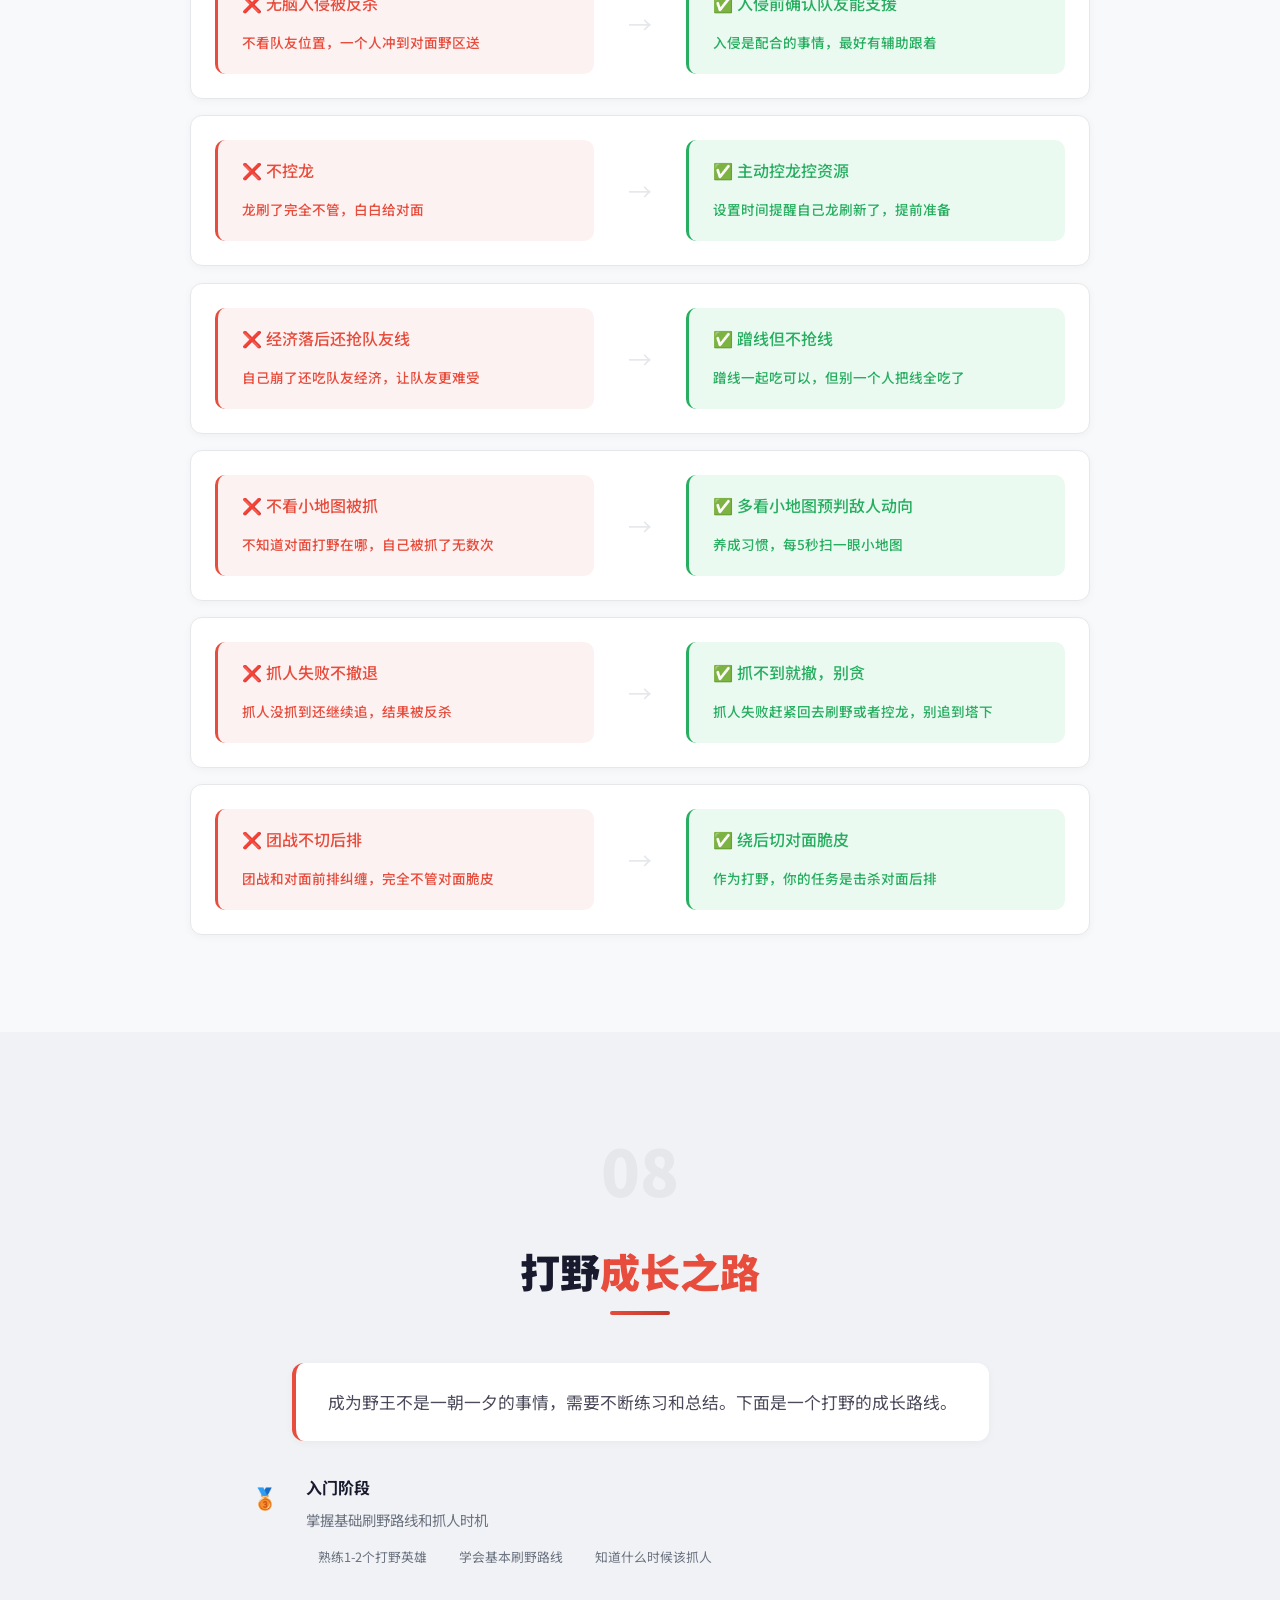
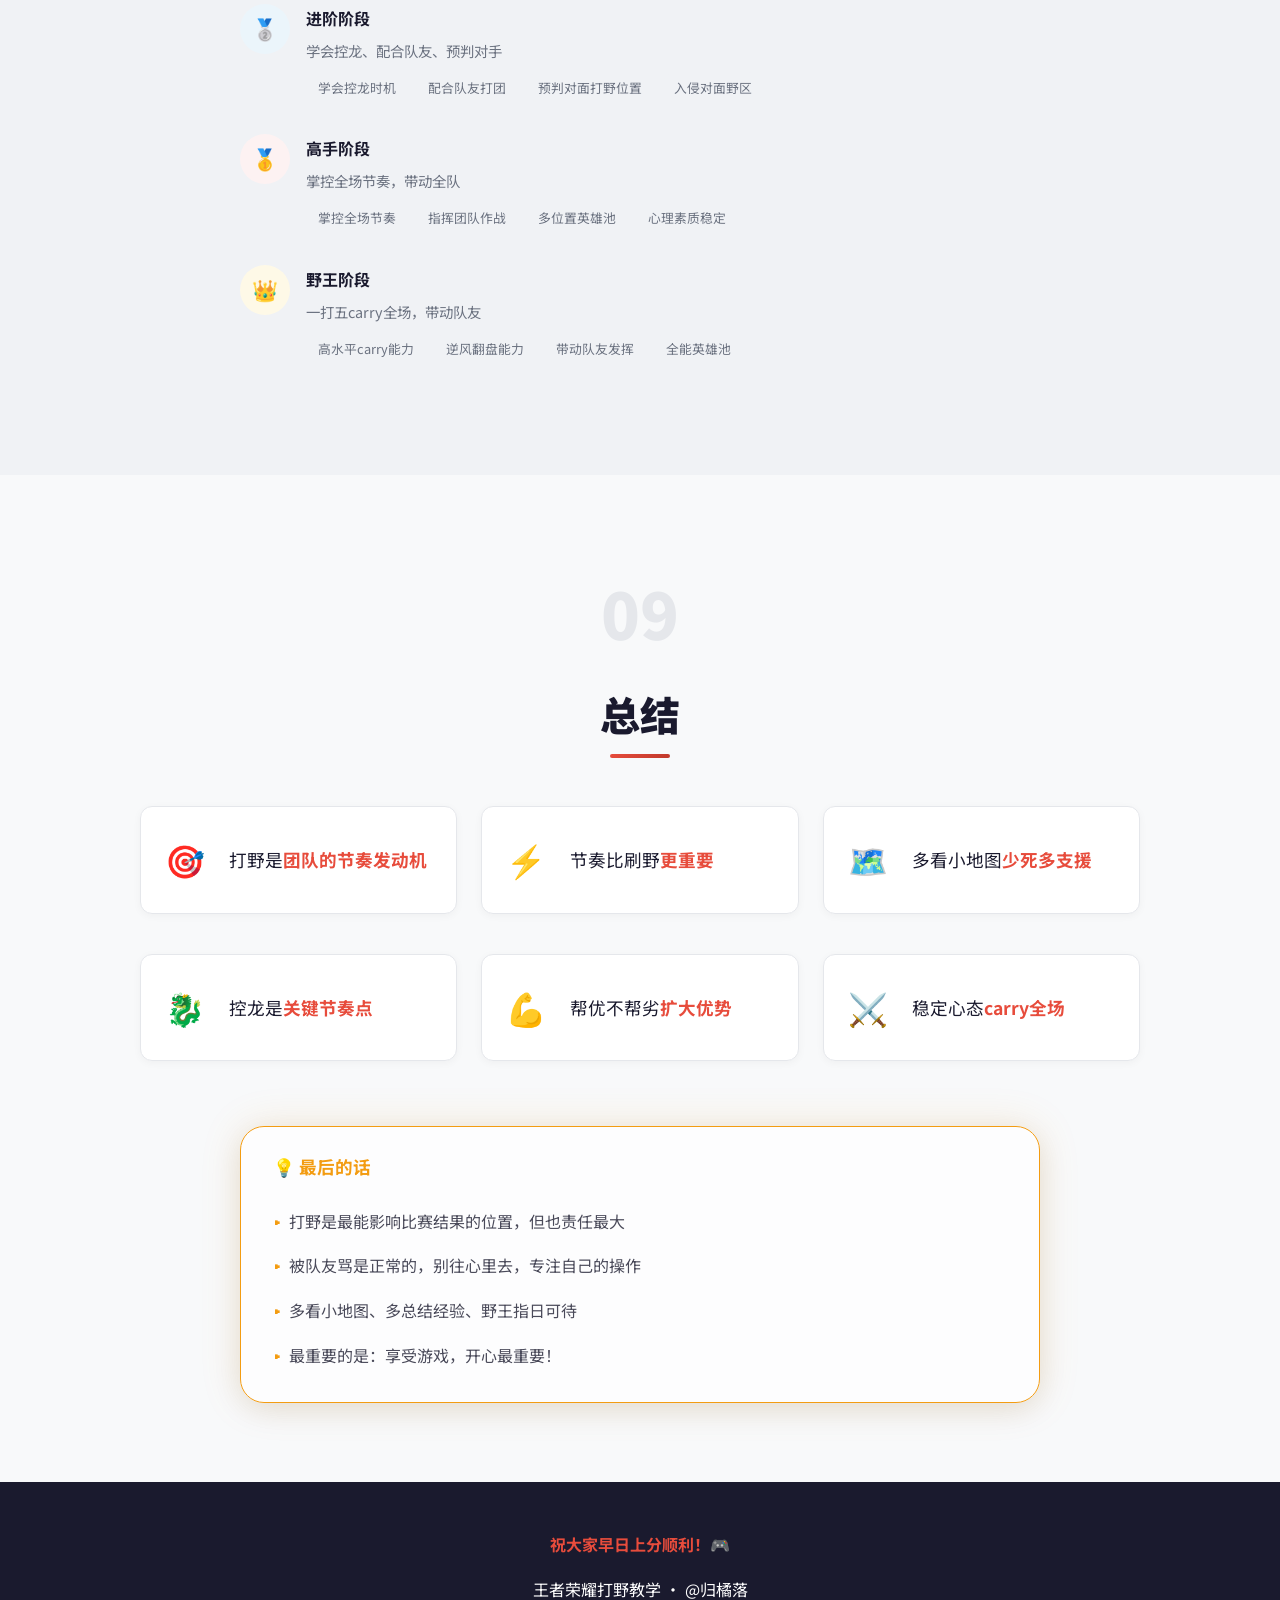
<file: jungle.html>
<!DOCTYPE html>
<html lang="zh-CN">
<head>
    <meta charset="UTF-8">
    <meta name="viewport" content="width=device-width, initial-scale=1.0">
    <title>王者荣耀 - 打野教学</title>
    <link href="https://fonts.googleapis.com/css2?family=Noto+Sans+SC:wght@300;400;500;700;900&display=swap" rel="stylesheet">
    <link rel="stylesheet" href="css/styles.css">

</head>
<body>
    <nav>
        <div class="logo" onclick="window.scrollTo({top: 0, behavior: 'smooth'})">
        🎮 荣耀<span>教学</span>
    </div>
    <ul class="nav-links">
        <li><a href="index.html">← 返回首页</a></li>
    </ul>
    <button class="mobile-menu-btn" id="mobileMenuBtn" aria-label="菜单">
        <span></span>
        <span></span>
        <span></span>
    </button>
    </nav>

    <div class="mobile-nav" id="mobileNav">
    <a href="index.html">← 返回首页</a>
    </div>

    <main>
    <section class="hero hero-jungle">
        <div class="hero-content fade-in">
            <span class="hero-badge badge-jungle">@归橘落</span>
            <h1>
                王者荣耀<br>
                <span class="highlight">打野教学</span>
            </h1>
            <p class="hero-subtitle">掌控节奏，Carry全场 · 打野是团队的核心引擎</p>
            <div class="hero-cta">
                <a href="#core" class="btn btn-primary btn-jungle">开始学习</a>
                <a href="index.html" class="btn btn-secondary">返回作品集</a>
            </div>
        </div>
    </section>

    <section id="core">
        <div class="section-header fade-in">
            <div class="section-number">01</div>
            <h2 class="section-title">打野到底<span style="color: var(--accent);">该干嘛</span></h2>
        </div>
        <p class="section-intro fade-in">
            打野是整个团队的节奏发动机，俗称"打野是爹"。你不是在刷野，你是在掌控整场比赛的走向。一个好的打野，能把队友从青铜带到王者；一个坑的打野，能把三个队友气到挂机。
        </p>
        <div class="card-grid">
            <div class="card fade-in">
                <div class="card-icon">🎯</div>
                <h3>掌控节奏</h3>
                <p>知道什么时候该刷野、什么时候该抓人、什么时候该开龙</p>
                <div class="card-detail">
                    <p>节奏是关键！不是刷完野区就没事了，你要带着队友搞事情。比如你刷完红区，看上路压线了，那就去抓一波；中路有线权，就去入侵野区。节奏在你手里，不是等队友喊你。</p>
                </div>
            </div>
            <div class="card fade-in">
                <div class="card-icon">⚡</div>
                <h3>带起节奏</h3>
                <p>主动找机会，不是等机会来，是你去创造机会</p>
                <div class="card-detail">
                    <p>别等着队友喊"打野来抓人"，你要自己判断什么时候该抓。比如对面射手压线太深了，这就是机会；比如对面打野在下半野区，你就可以去上路搞事情。主动出击才能掌控比赛。</p>
                </div>
            </div>
            <div class="card fade-in">
                <div class="card-icon">🗺️</div>
                <h3>地图意识</h3>
                <p>时刻关注小地图，知道对面在哪，你才好安排行动</p>
                <div class="card-detail">
                    <p>小地图是打野的命根子！看到对面打野在中路冒头，说明他在上半野区；看到对面射手突然往后走，可能是有人来抓了。多看小地图，才能预判对手的动向，先发制人。</p>
                </div>
            </div>
            <div class="card fade-in">
                <div class="card-icon">🐉</div>
                <h3>控龙大师</h3>
                <p>龙是节奏点，也是经济来源，打野必须会控龙</p>
                <div class="card-detail">
                    <p>龙坑是大节奏！不管是主宰还是暴君，打野都要把握好时机。最好是在推完线、队友都有时间的时候开龙。别一个人偷偷打，万一对面来抢，你可能就交代在那了。</p>
                </div>
            </div>
            <div class="card fade-in">
                <div class="card-icon">💪</div>
                <h3>保护队友</h3>
                <p>帮队友建立优势，扩大团队经济领先</p>
                <div class="card-detail">
                    <p>打野不是只管自己刷，你要帮队友建立优势。比如射手被压了，你去抓一波让他喘口气；比如法师没线权，你去帮她清一波。帮队友就是帮自己，队友肥了，团战才好打。</p>
                </div>
            </div>
            <div class="card fade-in">
                <div class="card-icon">⚔️</div>
                <h3>入侵对面</h3>
                <p>打乱对面打野节奏，让他没法安稳发育</p>
                <div class="card-detail">
                    <p>入侵野区是打野的高级技巧。如果你打得过对面打野，就可以去反他的野怪。比如对面蓝开了，你就去反他的红；或者你清完野区，顺路去对面野区看一眼，能反就反，不能反就骚扰。</p>
                </div>
            </div>
        </div>
        <div class="tip-box fade-in">
            <h4>💡 打野的黄金法则</h4>
            <ul>
                <li>节奏比刷野重要，别光顾着刷，忘了搞事情</li>
                <li>帮优不帮劣，优先帮优势路扩大优势</li>
                <li>多看小地图，少死，多支援</li>
                <li>控龙是大事，别忘了在关键时间点拿龙</li>
                <li>心态要稳，被反抓了也别崩，继续找机会</li>
            </ul>
        </div>
    </section>

    <section class="section-alt" id="opening">
        <div class="section-header fade-in">
            <div class="section-number">02</div>
            <h2 class="section-title">开局<span style="color: var(--accent);">刷野路线</span></h2>
        </div>
        <p class="section-intro fade-in">
            开局的前30秒决定你这局的走向。选对刷野路线，能让你快速到4级，还能顺便搞事情；选错了，可能前期就崩了。
        </p>
        <div class="timeline fade-in">
            <div class="timeline-item">
                <div class="timeline-dot"></div>
                <h3 class="timeline-title">红开路线</h3>
                <p class="timeline-desc">
                    <strong>路线：</strong>红buff → 三熊 → 蓝buff → 河道蟹 → 到4级<br><br>
                    <strong>适合英雄：</strong>需要攻速的打野，比如刘备、雅典娜、娜可露露<br><br>
                    <strong>优点：</strong>红buff提供减速和灼烧，刷野快，到4级后抓下路成功率极高<br><br>
                    <strong>注意：</strong>红开意味着你4级的时候上半野区还没刷，如果对面入侵上单，你支援会比较慢
                </p>
            </div>
            <div class="timeline-item">
                <div class="timeline-dot"></div>
                <h3 class="timeline-title">蓝开路线</h3>
                <p class="timeline-desc">
                    <strong>路线：</strong>蓝buff → 三狼 → 红buff → 河道蟹 → 到4级<br><br>
                    <strong>适合英雄：</strong>需要冷却的打野，比如娜可露露、赵云、暃<br><br>
                    <strong>优点：</strong>蓝buff提供冷却缩减，让你技能CD更快，前期战斗力更强<br><br>
                    <strong>注意：</strong>蓝开到4后通常抓上路或中路，看哪边更好抓
                </p>
            </div>
            <div class="timeline-item">
                <div class="timeline-dot"></div>
                <h3 class="timeline-title">速3路线</h3>
                <p class="timeline-desc">
                    <strong>路线：</strong>buff → 小野 → 另一个buff，快速到3级<br><br>
                    <strong>适合英雄：</strong>前期强势的打野，比如裴擒虎、云中君、橘右京<br><br>
                    <strong>优点：</strong>3级就去搞事，不给对面打野发育时间，打他一个措手不及<br><br>
                    <strong>注意：</strong>风险较高，如果搞事失败，发育会落后很多
                </p>
            </div>
            <div class="timeline-item">
                <div class="timeline-dot"></div>
                <h3 class="timeline-title">反野路线</h3>
                <p class="timeline-desc">
                    <strong>路线：</strong>开局直接去对面野区偷buff，或者配合辅助反野<br><br>
                    <strong>适合英雄：</strong>前期伤害高的打野，比如裴擒虎、云中君<br><br>
                    <strong>优点：</strong>打乱对面打野节奏，还能蹭蹭对面经济<br><br>
                    <strong>注意：</strong>需要看队友配合，单独去反野很容易被包
                </p>
            </div>
        </div>
        <div class="case-study fade-in">
            <h4>🎯 开局怎么选路线</h4>
            <div class="flow-diagram">
                <div class="flow-box">看对面阵容</div>
                <span class="flow-arrow">→</span>
                <div class="flow-box">判断对面打野位置</div>
                <span class="flow-arrow">→</span>
                <div class="flow-box">决定刷野路线</div>
                <br><br>
                <div class="flow-box" style="background: var(--green-light); border-color: var(--green);">对面打野弱势 → 红开速4抓人</div>
                <span class="flow-arrow">或</span>
                <div class="flow-box" style="background: var(--blue-light); border-color: var(--blue);">需要冷却 → 蓝开速4</div>
                <span class="flow-arrow">或</span>
                <div class="flow-box" style="background: var(--gold-light); border-color: var(--gold);">前期强势 → 速3入侵</div>
            </div>
        </div>
    </section>

    <section id="types">
        <div class="section-header fade-in">
            <div class="section-number">03</div>
            <h2 class="section-title">打野<span style="color: var(--accent);">类型</span></h2>
        </div>
        <p class="section-intro fade-in">
            不同的打野有不同的玩法，找到适合自己的类型很重要。有的打野需要吃全队经济，有的打野让经济给队友也能赢。
        </p>
        <div class="path-grid">
            <div class="path-card fade-in hero-type">
                <div class="card-icon">⚔️</div>
                <h3>野核型打野</h3>
                <p><strong>代表英雄：</strong>澜、镜、暃、娜可露露、李白</p>
                <div class="card-detail" style="margin-top: 1rem;">
                    <p><strong>特点：</strong>吃全队经济，需要大量资源才能打出伤害，后期carry能力极强</p>
                    <p style="margin-top: 0.5rem;"><strong>玩法：</strong>前期蹭线发育，4级后开始抓人，中后期接管比赛，一打五不是梦</p>
                    <p style="margin-top: 0.5rem;"><strong>适合：</strong>喜欢carry、想秀操作的玩家</p>
                </div>
                <div class="card-tags" style="margin-top: 1rem;">
                    <span class="tag tag-jungle">核心</span>
                    <span class="tag tag-jungle">吃经济</span>
                    <span class="tag tag-jungle">carry</span>
                </div>
            </div>
            <div class="path-card fade-in" style="animation-delay: 0.1s;">
                <div class="card-icon">🛡️</div>
                <h3>蓝领型打野</h3>
                <p><strong>代表英雄：</strong>赵云、猪八戒、曹操、铠</p>
                <div class="card-detail" style="margin-top: 1rem;">
                    <p><strong>特点：</strong>不需要太多经济，技能机制优秀，让经济给队友也能发挥作用</p>
                    <p style="margin-top: 0.5rem;"><strong>玩法：</strong>前期帮队友建立优势，中期开团抗伤害，后期保护队友输出</p>
                    <p style="margin-top: 0.5rem;"><strong>适合：</strong>团队配合型、愿意为队友付出的玩家</p>
                </div>
                <div class="card-tags" style="margin-top: 1rem;">
                    <span class="tag tag-jungle">团队</span>
                    <span class="tag tag-jungle">抗伤害</span>
                    <span class="tag tag-jungle">蓝领</span>
                </div>
            </div>
            <div class="path-card fade-in" style="animation-delay: 0.2s;">
                <div class="card-icon">⚡</div>
                <h3>节奏型打野</h3>
                <p><strong>代表英雄：</strong>兰陵王、阿轲、云中君、裴擒虎</p>
                <div class="card-detail" style="margin-top: 1rem;">
                    <p><strong>特点：</strong>前期伤害爆表，不断搞事入侵，带起全场节奏</p>
                    <p style="margin-top: 0.5rem;"><strong>玩法：</strong>速3入侵，不给对面打野喘息机会，从头压制到尾</p>
                    <p style="margin-top: 0.5rem;"><strong>适合：</strong>激进打法、喜欢打架、不喜欢刷野的玩家</p>
                </div>
                <div class="card-tags" style="margin-top: 1rem;">
                    <span class="tag tag-jungle">节奏</span>
                    <span class="tag tag-jungle">入侵</span>
                    <span class="tag tag-jungle">压制</span>
                </div>
            </div>
            <div class="path-card fade-in" style="animation-delay: 0.3s;">
                <div class="card-icon">👑</div>
                <h3>刺客型打野</h3>
                <p><strong>代表英雄：</strong>韩信、百里玄策、孙悟空</p>
                <div class="card-detail" style="margin-top: 1rem;">
                    <p><strong>特点：</strong>高机动性，切后排能力强，但是比较脆，容易蒸发</p>
                    <p style="margin-top: 0.5rem;"><strong>玩法：</strong>绕后切脆皮，打完就跑，不和前排纠缠</p>
                    <p style="margin-top: 0.5rem;"><strong>适合：</strong>操作熟练、喜欢切后排的玩家</p>
                </div>
                <div class="card-tags" style="margin-top: 1rem;">
                    <span class="tag tag-jungle">刺客</span>
                    <span class="tag tag-jungle">切后</span>
                    <span class="tag tag-jungle">灵活</span>
                </div>
            </div>
        </div>
    </section>

    <section class="section-alt" id="timing">
        <div class="section-header fade-in">
            <div class="section-number">04</div>
            <h2 class="section-title">什么时候<span style="color: var(--accent);">该做什么</span></h2>
        </div>
        <p class="section-intro fade-in">
            不同时间点有不同的重点，打野要跟着时间走。什么时候该刷野、什么时候该抓人、什么时候该控龙，都有讲究。
        </p>
        <div class="progress-section">
            <div class="progress-stage fade-in">
                <div class="progress-icon">1️⃣</div>
                <div class="progress-content">
                    <h4>1-4分钟：发育期</h4>
                    <p>快速到4级是第一要务！可以顺便抓人，但别耽误刷野节奏</p>
                    <div class="progress-tags">
                        <span class="progress-tag">刷野到4级</span>
                        <span class="progress-tag">观察边路</span>
                        <span class="progress-tag">准备首次抓人</span>
                    </div>
                </div>
            </div>
            <div class="progress-stage fade-in">
                <div class="progress-icon">2️⃣</div>
                <div class="progress-content">
                    <h4>4-8分钟：节奏期</h4>
                    <p>到4级后开始搞事情！抓人、控龙、推塔，建立团队优势</p>
                    <div class="progress-tags">
                        <span class="progress-tag">优先抓人</span>
                        <span class="progress-tag">控龙（4分钟首龙）</span>
                        <span class="progress-tag">推塔推进</span>
                        <span class="progress-tag">入侵野区</span>
                    </div>
                </div>
            </div>
            <div class="progress-stage fade-in">
                <div class="progress-icon">3️⃣</div>
                <div class="progress-content">
                    <h4>8-12分钟：团战期</h4>
                    <p>团战多了，打野要找机会开团或者切后排，别一个人单机</p>
                    <div class="progress-tags">
                        <span class="progress-tag">配合开团</span>
                        <span class="progress-tag">控大龙（10分钟）</span>
                        <span class="progress-tag">推高地塔</span>
                        <span class="progress-tag">保护队友</span>
                    </div>
                </div>
            </div>
            <div class="progress-stage fade-in">
                <div class="progress-icon">4️⃣</div>
                <div class="progress-content">
                    <h4>12分钟后：终结期</h4>
                    <p>游戏后期，打野要么切后排，要么保护队友，一波结束比赛</p>
                    <div class="progress-tags">
                        <span class="progress-tag">切后排</span>
                        <span class="progress-tag">保护C位</span>
                        <span class="progress-tag">控龙</span>
                        <span class="progress-tag">终结比赛</span>
                    </div>
                </div>
            </div>
        </div>
        <div class="warning-box fade-in">
            <h4>⚠️ 时间节点的注意事项</h4>
            <ul>
                <li><strong>4分钟：</strong>小龙刷新，是第一个大节奏点，提前控龙</li>
                <li><strong>8分钟：</strong>先知主宰刷新，可以召唤小兵推塔</li>
                <li><strong>10分钟：</strong>黑暗暴君+主宰同时刷新，要拿龙</li>
                <li><strong>20分钟：</strong>风暴龙王刷新，拿了基本能赢</li>
            </ul>
        </div>
    </section>

    <section id="gank">
        <div class="section-header fade-in">
            <div class="section-number">05</div>
            <h2 class="section-title">抓人<span style="color: var(--accent);">技巧</span></h2>
        </div>
        <p class="section-intro fade-in">
            抓人是打野的基本功，但也是最考验意识的。一个好的抓人，能帮队友建立优势；一个错误的抓人，可能把自己也搭进去。
        </p>
        <div class="comparison fade-in">
            <div class="comparison-card good">
                <h3>✅ 好抓的情况</h3>
                <ul>
                    <li>✓ 对面压线太深，靠近我方防御塔</li>
                    <li>✓ 对面没有闪现或其他保命技能</li>
                    <li>✓ 我方队友有控制技能</li>
                    <li>✓ 河道草丛有视野</li>
                    <li>✓ 知道对面打野不在附近</li>
                </ul>
            </div>
            <div class="comparison-card bad">
                <h3>❌ 不好抓的情况</h3>
                <ul>
                    <li>✗ 对面防御塔下，太深了</li>
                    <li>✗ 对面有闪现、净化等保命技能</li>
                    <li>✗ 我方队友没控制技能</li>
                    <li>✗ 不确定对面打野位置</li>
                    <li>✗ 对面兵线还没过来</li>
                </ul>
            </div>
        </div>
        <div class="tip-box fade-in">
            <h4>🎯 抓人的正确流程</h4>
            <ul>
                <li><strong>1. 判断时机：</strong>先确认这波兵线是否有利于抓人，对面是否压线</li>
                <li><strong>2. 选择路线：</strong>从河道走比从塔后绕更快，但要注意是否被视野看到</li>
                <li><strong>3. 等技能：</strong>等自家队友先交控制技能，你再补伤害</li>
                <li><strong>4. 留技能：</strong>抓完人别急着走，看看能不能反蹲或者拿龙</li>
                <li><strong>5. 推塔：</strong>抓死人后赶紧推塔，这是最重要的</li>
            </ul>
        </div>
        <div class="case-study fade-in">
            <h4>🎮 抓人实战案例</h4>
            <div class="scenario">
                <strong>场景：</strong>你玩娜可露露，4级了，下路鲁班和对面黄忠对线，兵线刚好推到对面塔下
            </div>
            <p><span class="action">分析：</span></p>
            <p>• 对面黄忠在塔下，位置靠前 ✓</p>
            <p>• 兵线进塔，黄忠需要清兵 ✓</p>
            <p>• 鲁班有控制技能 ✓</p>
            <p>• 对面打野在中路出现了 ✓</p>
            <p style="margin-top: 0.5rem;"><span class="action">正确操作：</span>从河道草丛绕过去，等鲁班先用一技能把黄忠弹开，然后你大招飞过去一套秒掉。击杀后推塔拿龙。</p>
        </div>
    </section>

    <section class="section-alt" id="dragon">
        <div class="section-header fade-in">
            <div class="section-number">06</div>
            <h2 class="section-title">控龙<span style="color: var(--accent);">技巧</span></h2>
        </div>
        <p class="section-intro fade-in">
            龙是节奏点，也是资源点。控龙做得好，能让团队经济领先；控龙做不好，可能被对面翻盘。
        </p>
        <div class="card-grid">
            <div class="card fade-in">
                <div class="card-icon">🐲</div>
                <h3>小龙的用处</h3>
                <p>4分钟刷新，增加全队经验金币，优势方必拿</p>
                <div class="card-detail">
                    <p>小龙最主要的是经验！拿了小龙，全队都能到4级，团战优势巨大。所以4分钟的小龙一定要争，如果打不过，也要骚扰对面打龙，拖延时间。</p>
                </div>
            </div>
            <div class="card fade-in">
                <div class="card-icon">👹</div>
                <h3>先知主宰</h3>
                <p>8分钟刷新，击杀后召唤小兵，帮助推塔</p>
                <div class="card-detail">
                    <p>先知主宰主要是推塔用的。拿了之后会不断召唤小兵推线，特别适合优势方滚雪球。如果你们在推塔节奏上，拿了先知主宰能让对面难以防守。</p>
                </div>
            </div>
            <div class="card fade-in">
                <div class="card-icon">🐉</div>
                <h3>黑暗暴君</h3>
                <p>10分钟后刷新，增加全队物理/法术攻击</p>
                <div class="card-detail">
                    <p>暴君加的是输出！拿了暴君，全队伤害提升，团战更容易赢。特别是在推高地的时候，拿了暴君能快速拔塔。</p>
                </div>
            </div>
            <div class="card fade-in">
                <div class="card-icon">🐍</div>
                <h3>风暴龙王</h3>
                <p>20分钟后刷新，击杀后获得超强力护盾和真实伤害</p>
                <div class="card-detail">
                    <p>风暴龙王是终结比赛的利器！拿了龙王，全队获得护盾和真实伤害buff，可以强行推塔或者打团。这个龙一定要争，没拿到基本就输了一半。</p>
                </div>
            </div>
        </div>
        <div class="tip-box fade-in">
            <h4>💡 什么时候打龙</h4>
            <ul>
                <li>推完线，队友都有空的时候</li>
                <li>击杀对面打野后，赶紧拿龙</li>
                <li>对面人员分散，难以争夺的时候</li>
                <li>做好视野，确认对面不在附近</li>
                <li>别一个人偷偷打龙，万一被抢了还可能被反杀</li>
            </ul>
        </div>
        <div class="warning-box fade-in">
            <h4>⚠️ 打龙要注意</h4>
            <ul>
                <li>打龙前一定要做好视野！被对面抢龙加团灭是经典翻盘方式</li>
                <li>如果对面来人抢龙，果断放弃，别为了龙把自己搭进去</li>
                <li>风暴龙王一定要打，但是要注意队友位置，别脱节</li>
            </ul>
        </div>
    </section>

    <section id="mistakes">
        <div class="section-header fade-in">
            <div class="section-number">07</div>
            <h2 class="section-title">常见<span style="color: var(--accent);">错误</span></h2>
        </div>
        <p class="section-intro fade-in">
            这些错误打野经常犯，犯了轻则崩盘，重则被队友骂到挂机。避开这些坑，你至少是个合格打野。
        </p>
        <div class="mistakes-list">
            <div class="mistake-item fade-in">
                <div class="mistake-text">
                    <p>❌ 只刷野不抓人</p>
                    <p class="mistake-explain">刷完野区就走，队友被抓也不管，节奏全丢</p>
                </div>
                <div class="mistake-arrow">→</div>
                <div class="fix-text">
                    <p>✅ 刷完野区主动找机会</p>
                    <p class="fix-detail">顺路看看边路有没有机会抓人，或者去反蹲</p>
                </div>
            </div>
            <div class="mistake-item fade-in">
                <div class="mistake-text">
                    <p>❌ 无脑入侵被反杀</p>
                    <p class="mistake-explain">不看队友位置，一个人冲到对面野区送</p>
                </div>
                <div class="mistake-arrow">→</div>
                <div class="fix-text">
                    <p>✅ 入侵前确认队友能支援</p>
                    <p class="fix-detail">入侵是配合的事情，最好有辅助跟着</p>
                </div>
            </div>
            <div class="mistake-item fade-in">
                <div class="mistake-text">
                    <p>❌ 不控龙</p>
                    <p class="mistake-explain">龙刷了完全不管，白白给对面</p>
                </div>
                <div class="mistake-arrow">→</div>
                <div class="fix-text">
                    <p>✅ 主动控龙控资源</p>
                    <p class="fix-detail">设置时间提醒自己龙刷新了，提前准备</p>
                </div>
            </div>
            <div class="mistake-item fade-in">
                <div class="mistake-text">
                    <p>❌ 经济落后还抢队友线</p>
                    <p class="mistake-explain">自己崩了还吃队友经济，让队友更难受</p>
                </div>
                <div class="mistake-arrow">→</div>
                <div class="fix-text">
                    <p>✅ 蹭线但不抢线</p>
                    <p class="fix-detail">蹭线一起吃可以，但别一个人把线全吃了</p>
                </div>
            </div>
            <div class="mistake-item fade-in">
                <div class="mistake-text">
                    <p>❌ 不看小地图被抓</p>
                    <p class="mistake-explain">不知道对面打野在哪，自己被抓了无数次</p>
                </div>
                <div class="mistake-arrow">→</div>
                <div class="fix-text">
                    <p>✅ 多看小地图预判敌人动向</p>
                    <p class="fix-detail">养成习惯，每5秒扫一眼小地图</p>
                </div>
            </div>
            <div class="mistake-item fade-in">
                <div class="mistake-text">
                    <p>❌ 抓人失败不撤退</p>
                    <p class="mistake-explain">抓人没抓到还继续追，结果被反杀</p>
                </div>
                <div class="mistake-arrow">→</div>
                <div class="fix-text">
                    <p>✅ 抓不到就撤，别贪</p>
                    <p class="fix-detail">抓人失败赶紧回去刷野或者控龙，别追到塔下</p>
                </div>
            </div>
            <div class="mistake-item fade-in">
                <div class="mistake-text">
                    <p>❌ 团战不切后排</p>
                    <p class="mistake-explain">团战和对面前排纠缠，完全不管对面脆皮</p>
                </div>
                <div class="mistake-arrow">→</div>
                <div class="fix-text">
                    <p>✅ 绕后切对面脆皮</p>
                    <p class="fix-detail">作为打野，你的任务是击杀对面后排</p>
                </div>
            </div>
        </div>
    </section>

    <section class="section-alt" id="growth">
        <div class="section-header fade-in">
            <div class="section-number">08</div>
            <h2 class="section-title">打野<span style="color: var(--accent);">成长之路</span></h2>
        </div>
        <p class="section-intro fade-in">
            成为野王不是一朝一夕的事情，需要不断练习和总结。下面是一个打野的成长路线。
        </p>
        <div class="progress-section">
            <div class="progress-stage fade-in">
                <div class="progress-icon">🥉</div>
                <div class="progress-content">
                    <h4>入门阶段</h4>
                    <p>掌握基础刷野路线和抓人时机</p>
                    <div class="progress-tags">
                        <span class="progress-tag">熟练1-2个打野英雄</span>
                        <span class="progress-tag">学会基本刷野路线</span>
                        <span class="progress-tag">知道什么时候该抓人</span>
                    </div>
                </div>
            </div>
            <div class="progress-stage fade-in">
                <div class="progress-icon">🥈</div>
                <div class="progress-content">
                    <h4>进阶阶段</h4>
                    <p>学会控龙、配合队友、预判对手</p>
                    <div class="progress-tags">
                        <span class="progress-tag">学会控龙时机</span>
                        <span class="progress-tag">配合队友打团</span>
                        <span class="progress-tag">预判对面打野位置</span>
                        <span class="progress-tag">入侵对面野区</span>
                    </div>
                </div>
            </div>
            <div class="progress-stage fade-in">
                <div class="progress-icon">🥇</div>
                <div class="progress-content">
                    <h4>高手阶段</h4>
                    <p>掌控全场节奏，带动全队</p>
                    <div class="progress-tags">
                        <span class="progress-tag">掌控全场节奏</span>
                        <span class="progress-tag">指挥团队作战</span>
                        <span class="progress-tag">多位置英雄池</span>
                        <span class="progress-tag">心理素质稳定</span>
                    </div>
                </div>
            </div>
            <div class="progress-stage fade-in">
                <div class="progress-icon">👑</div>
                <div class="progress-content">
                    <h4>野王阶段</h4>
                    <p>一打五carry全场，带动队友</p>
                    <div class="progress-tags">
                        <span class="progress-tag">高水平carry能力</span>
                        <span class="progress-tag">逆风翻盘能力</span>
                        <span class="progress-tag">带动队友发挥</span>
                        <span class="progress-tag">全能英雄池</span>
                    </div>
                </div>
            </div>
        </div>
    </section>

    <section id="summary">
        <div class="section-header fade-in">
            <div class="section-number">09</div>
            <h2 class="section-title">总结</h2>
        </div>
        <div class="summary-grid fade-in">
            <div class="summary-item">
                <div class="summary-icon">🎯</div>
                <p class="summary-text">打野是<span class="highlight">团队的节奏发动机</span></p>
            </div>
            <div class="summary-item">
                <div class="summary-icon">⚡</div>
                <p class="summary-text">节奏比刷野<span class="highlight">更重要</span></p>
            </div>
            <div class="summary-item">
                <div class="summary-icon">🗺️</div>
                <p class="summary-text">多看小地图<span class="highlight">少死多支援</span></p>
            </div>
            <div class="summary-item">
                <div class="summary-icon">🐉</div>
                <p class="summary-text">控龙是<span class="highlight">关键节奏点</span></p>
            </div>
            <div class="summary-item">
                <div class="summary-icon">💪</div>
                <p class="summary-text">帮优不帮劣<span class="highlight">扩大优势</span></p>
            </div>
            <div class="summary-item">
                <div class="summary-icon">⚔️</div>
                <p class="summary-text">稳定心态<span class="highlight">carry全场</span></p>
            </div>
        </div>
        <div class="tip-box fade-in" style="margin-top: 3rem;">
            <h4>💡 最后的话</h4>
            <ul>
                <li>打野是最能影响比赛结果的位置，但也责任最大</li>
                <li>被队友骂是正常的，别往心里去，专注自己的操作</li>
                <li>多看小地图、多总结经验、野王指日可待</li>
                <li>最重要的是：享受游戏，开心最重要！</li>
            </ul>
        </div>
    </section>
    </main>

    <footer>
    <p class="highlight">祝大家早日上分顺利！🎮</p>
    <p style="margin-top: 1rem;">王者荣耀打野教学 · @归橘落</p>
    <div style="margin-top: 2rem;">
        <a href="index.html" class="btn btn-secondary" style="text-decoration: none; display: inline-flex;">← 返回作品集</a>
    </div>
    </footer>

    <button class="back-to-top back-jungle" id="backToTop" aria-label="回到顶部">↑</button>

    <script src="js/script.js"></script>

</body>
</html>
</file>
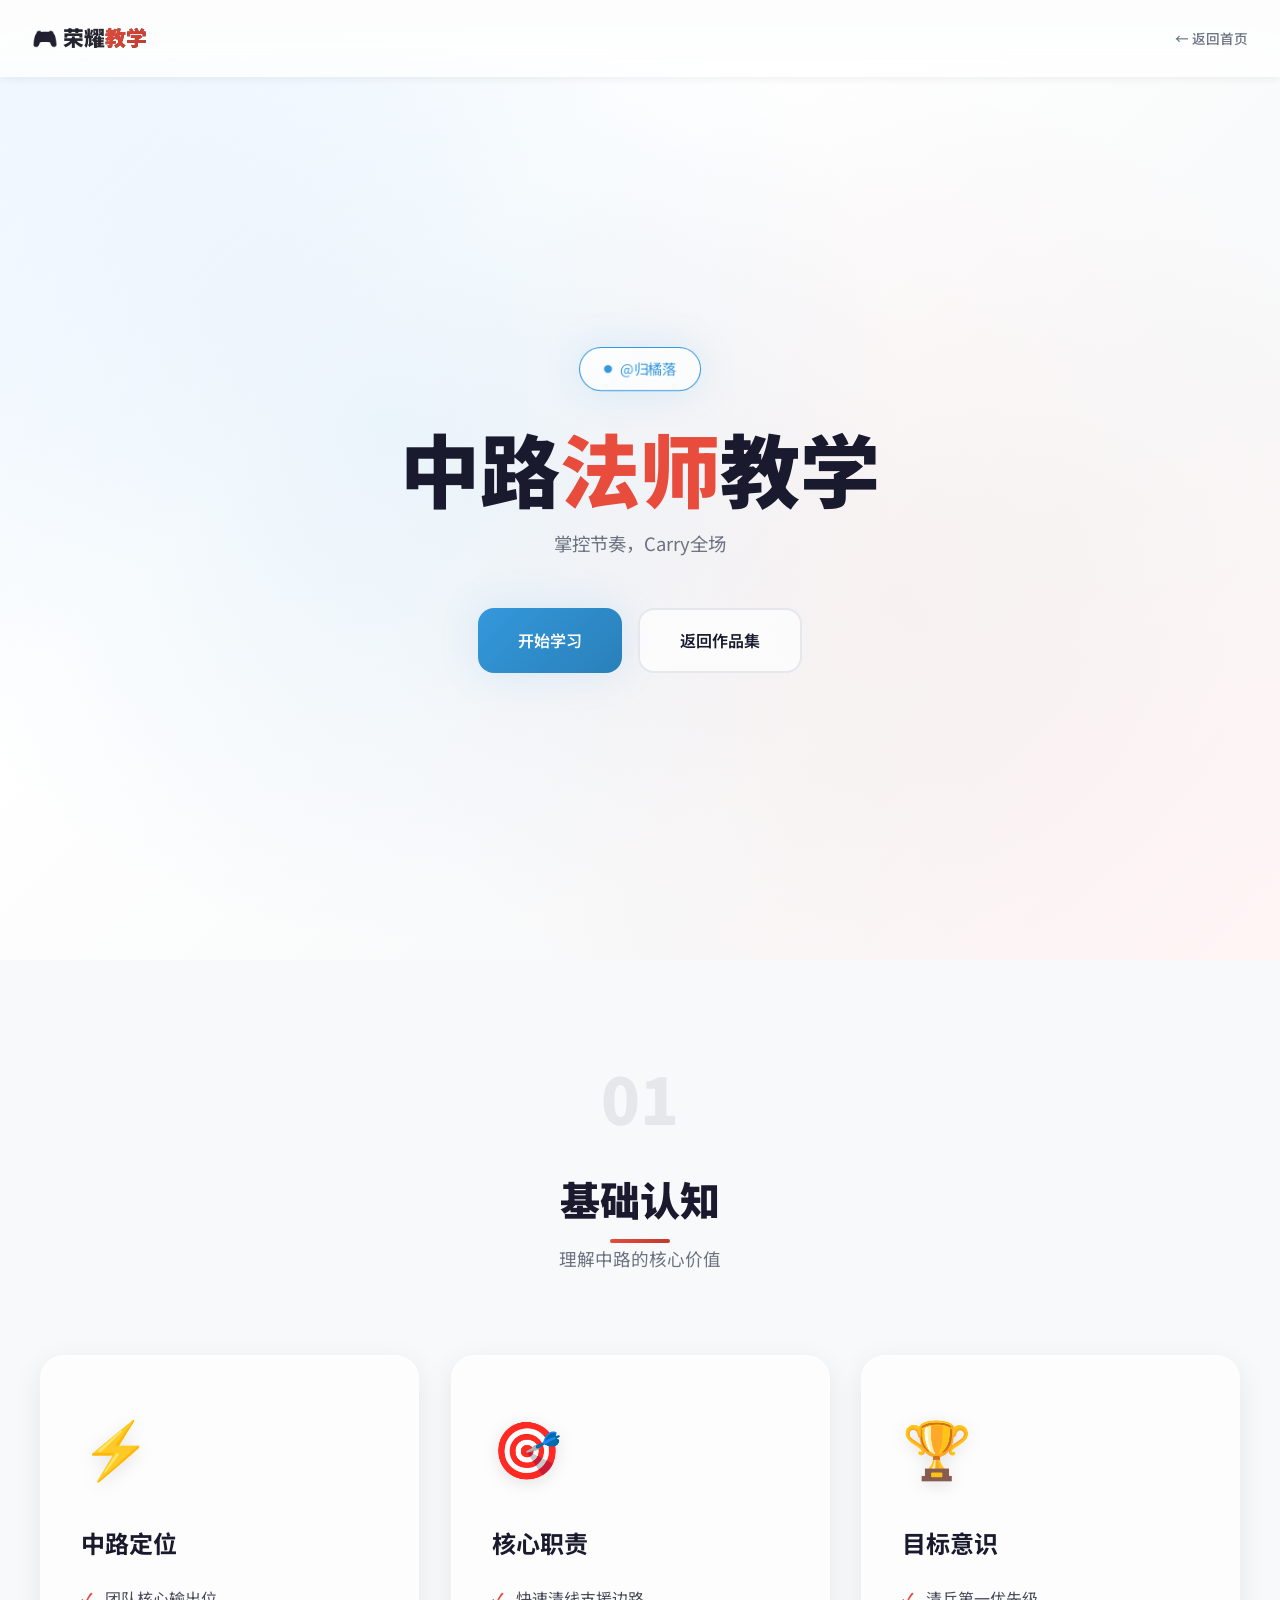
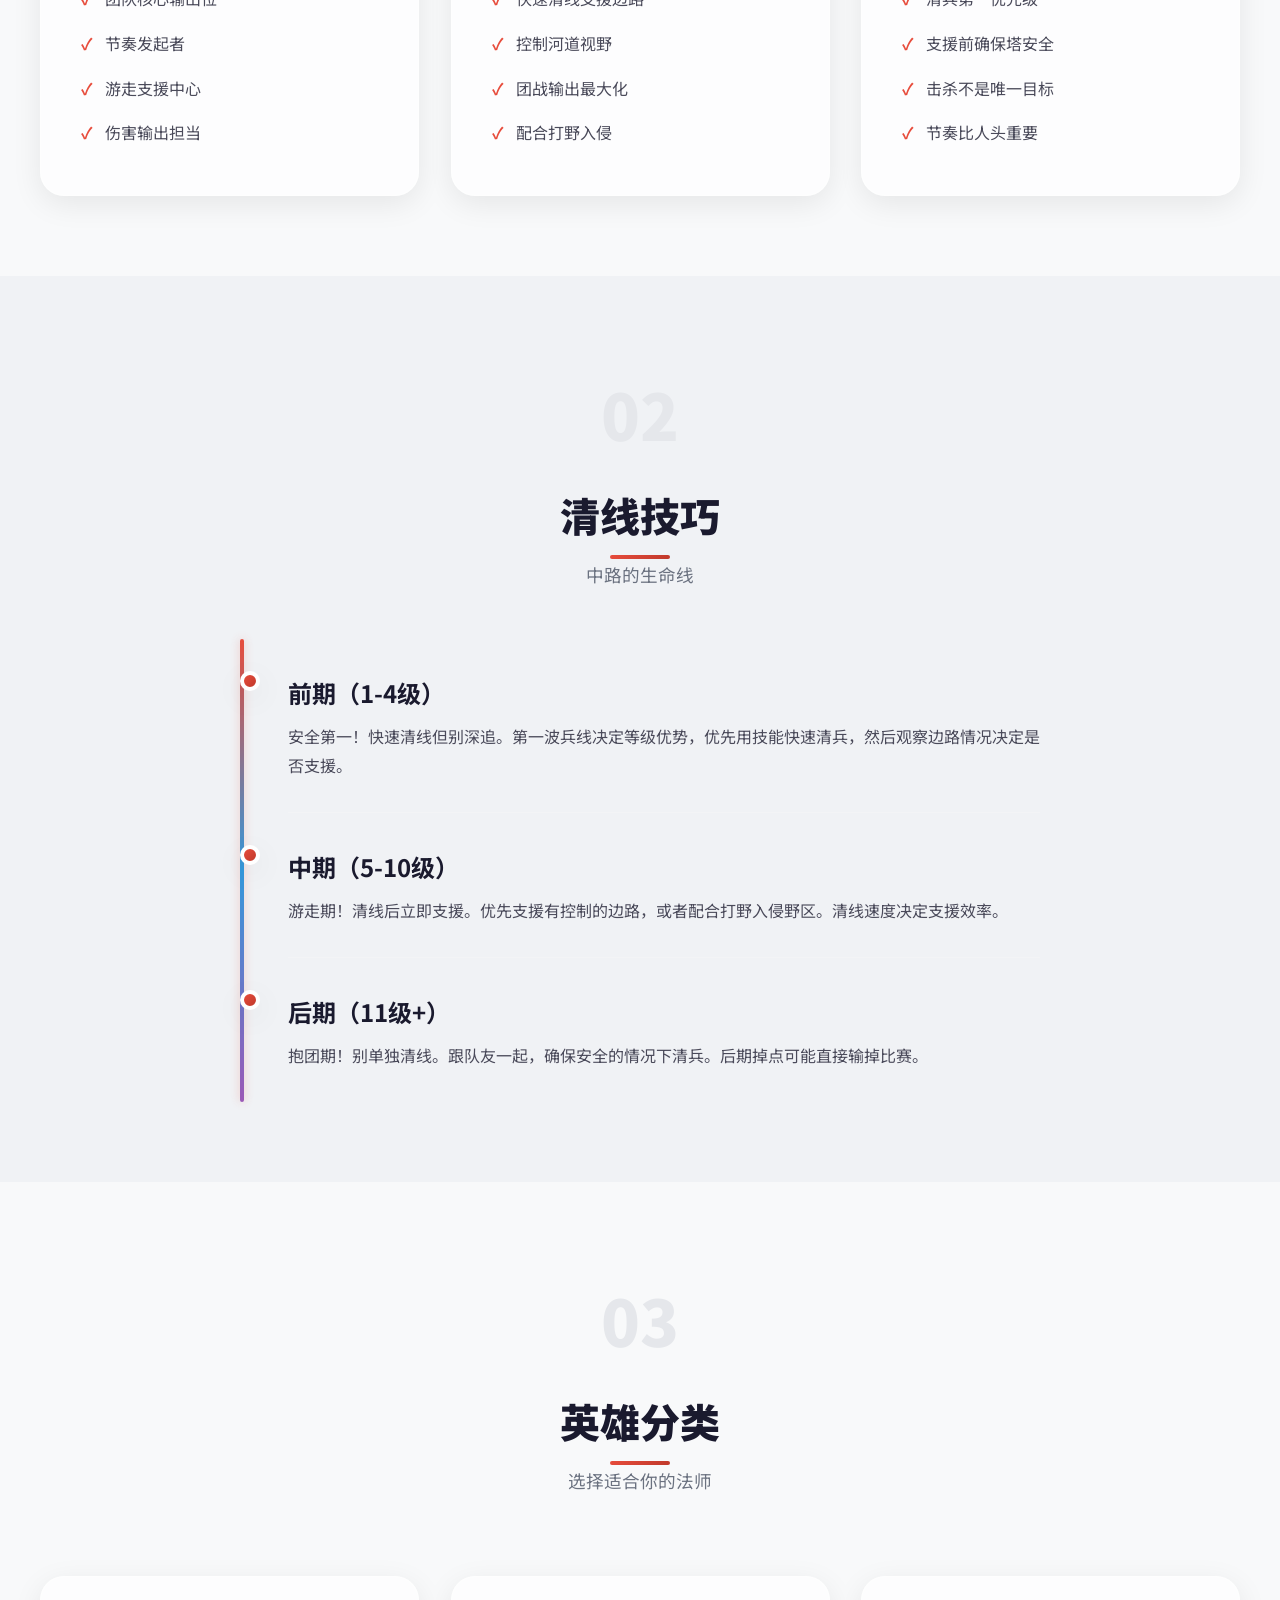
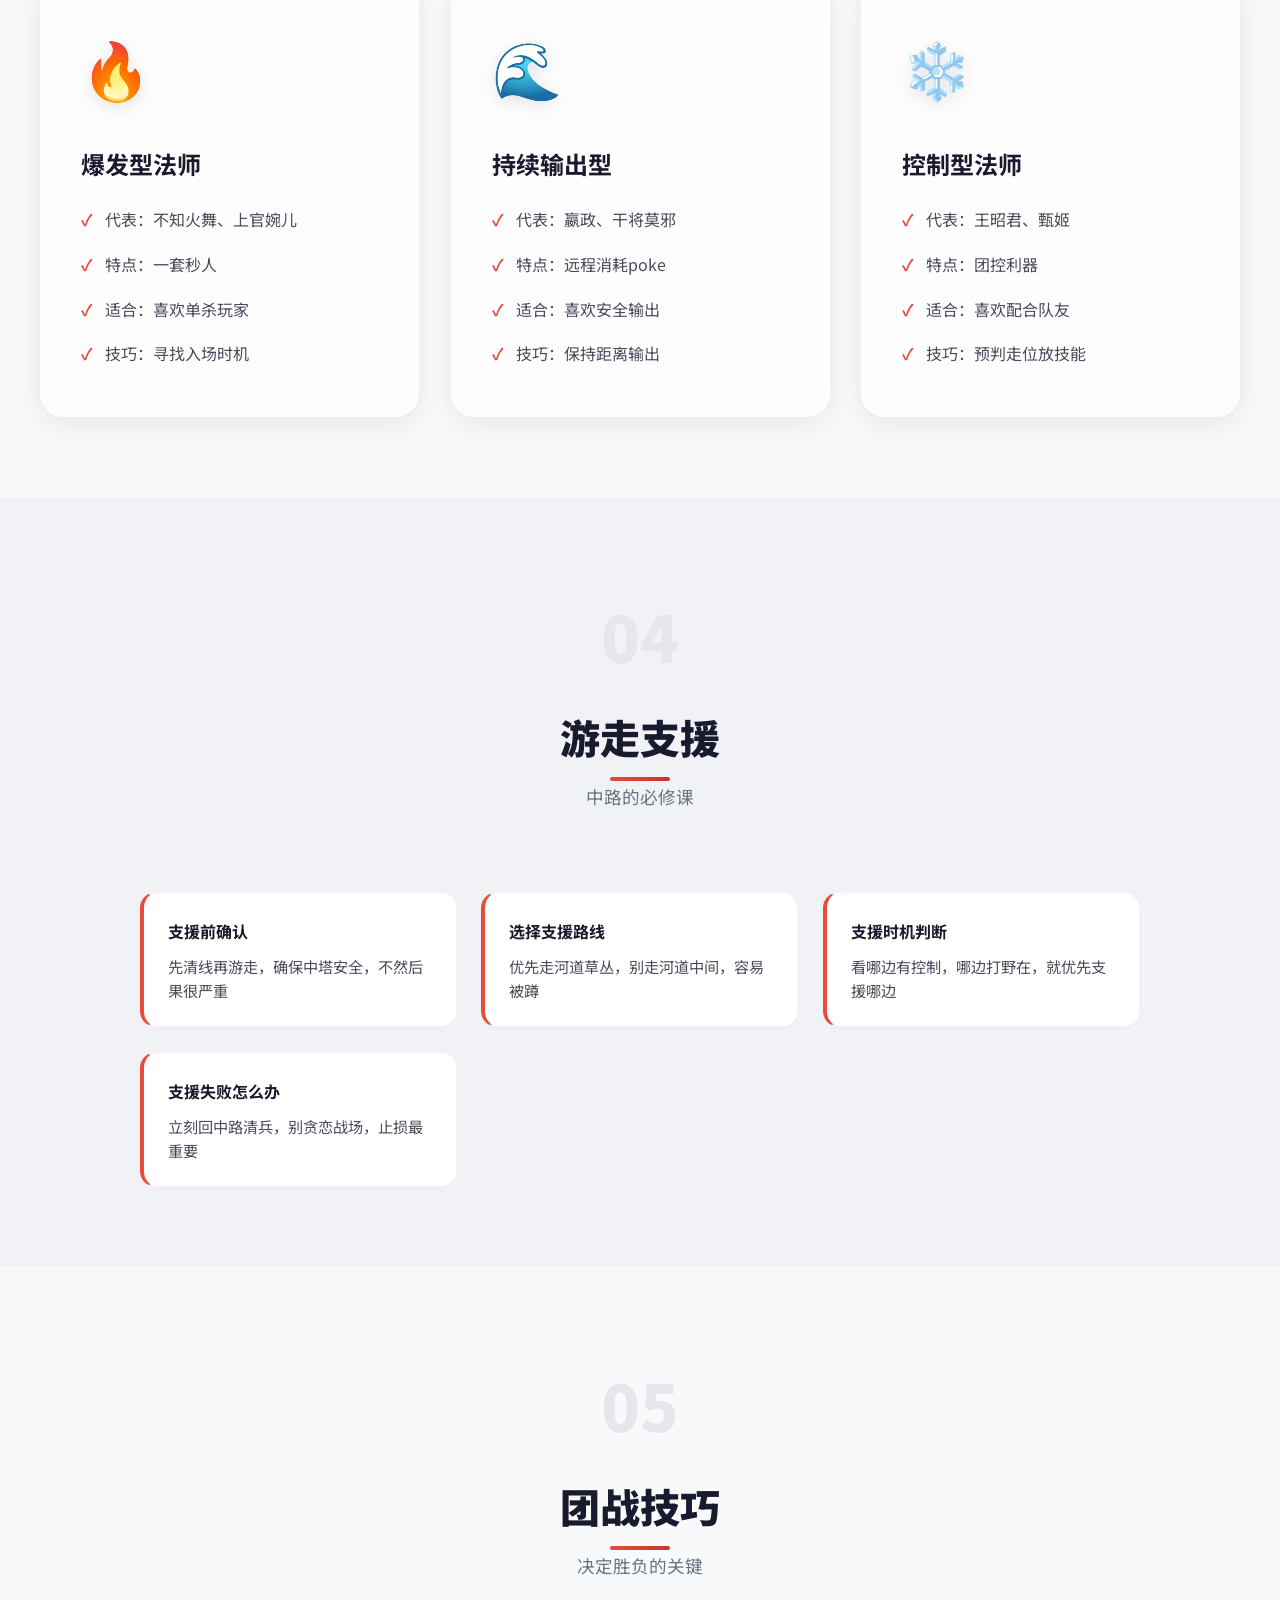
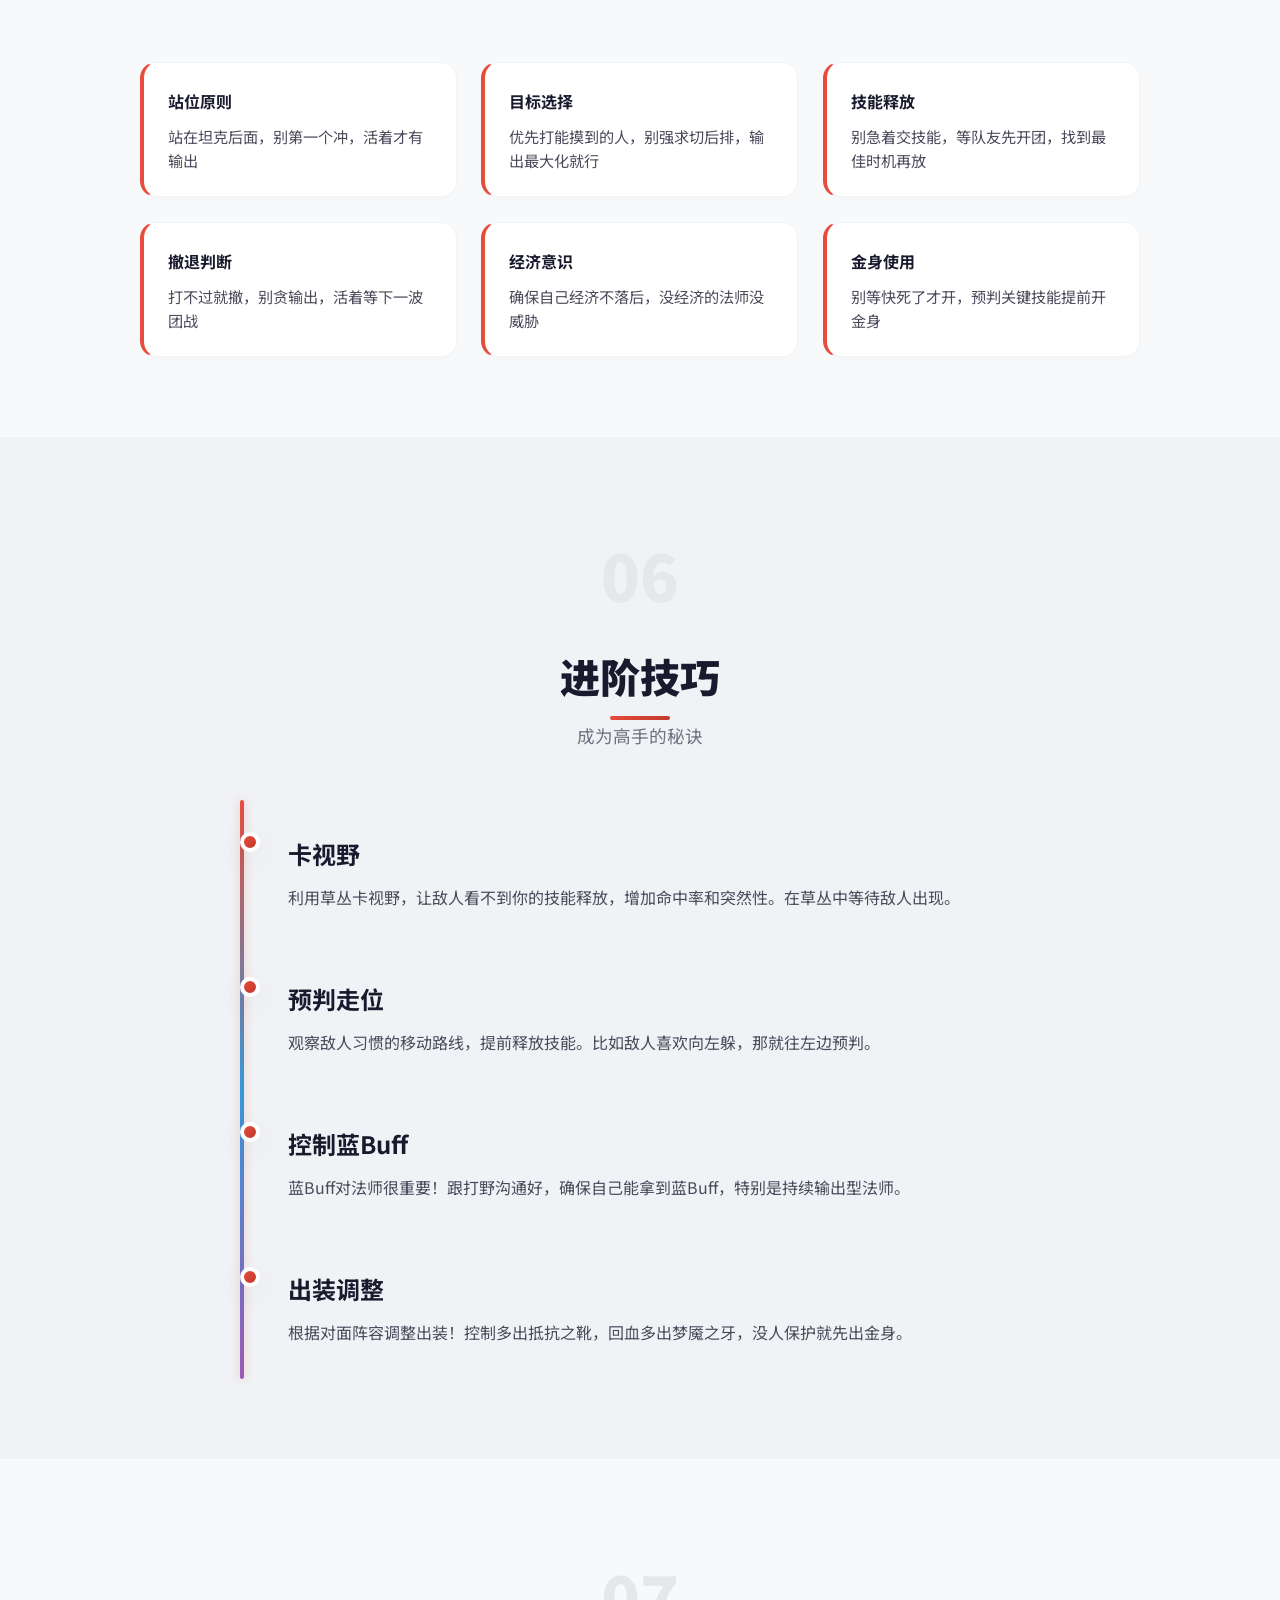
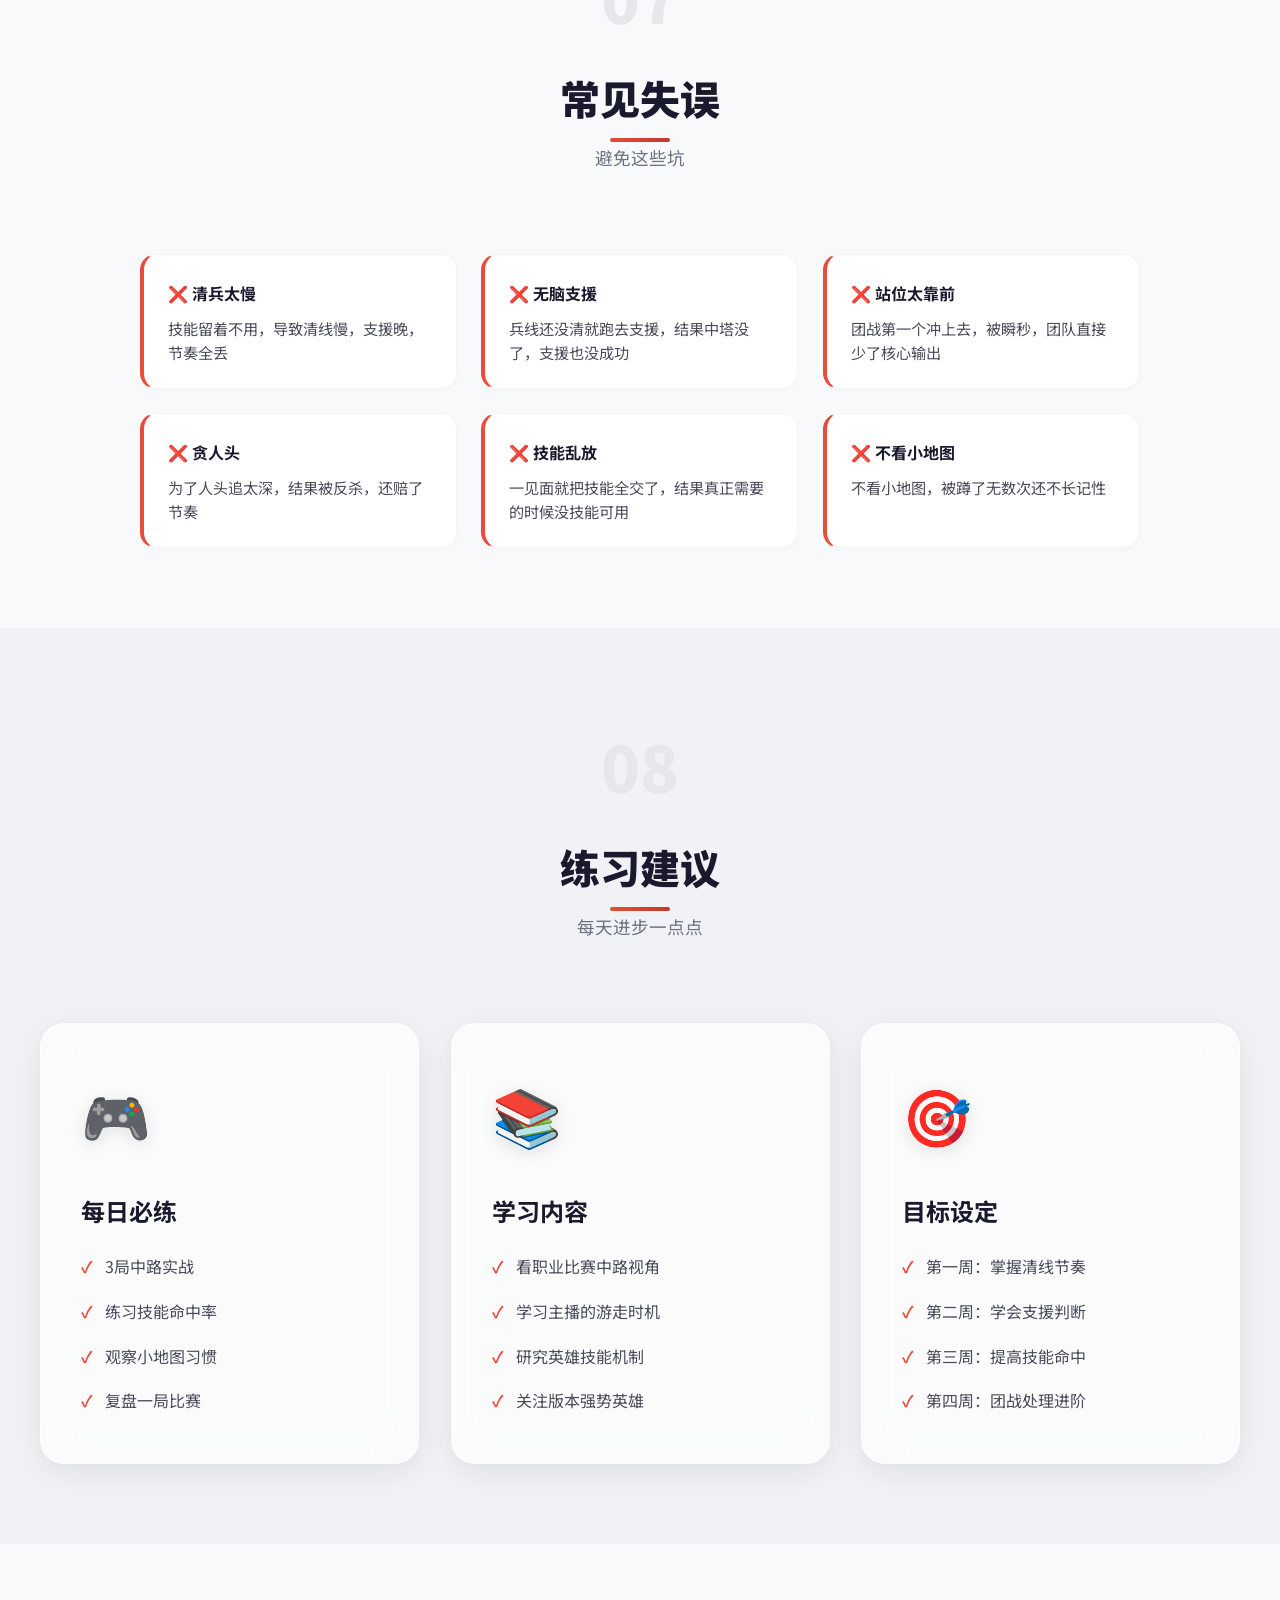
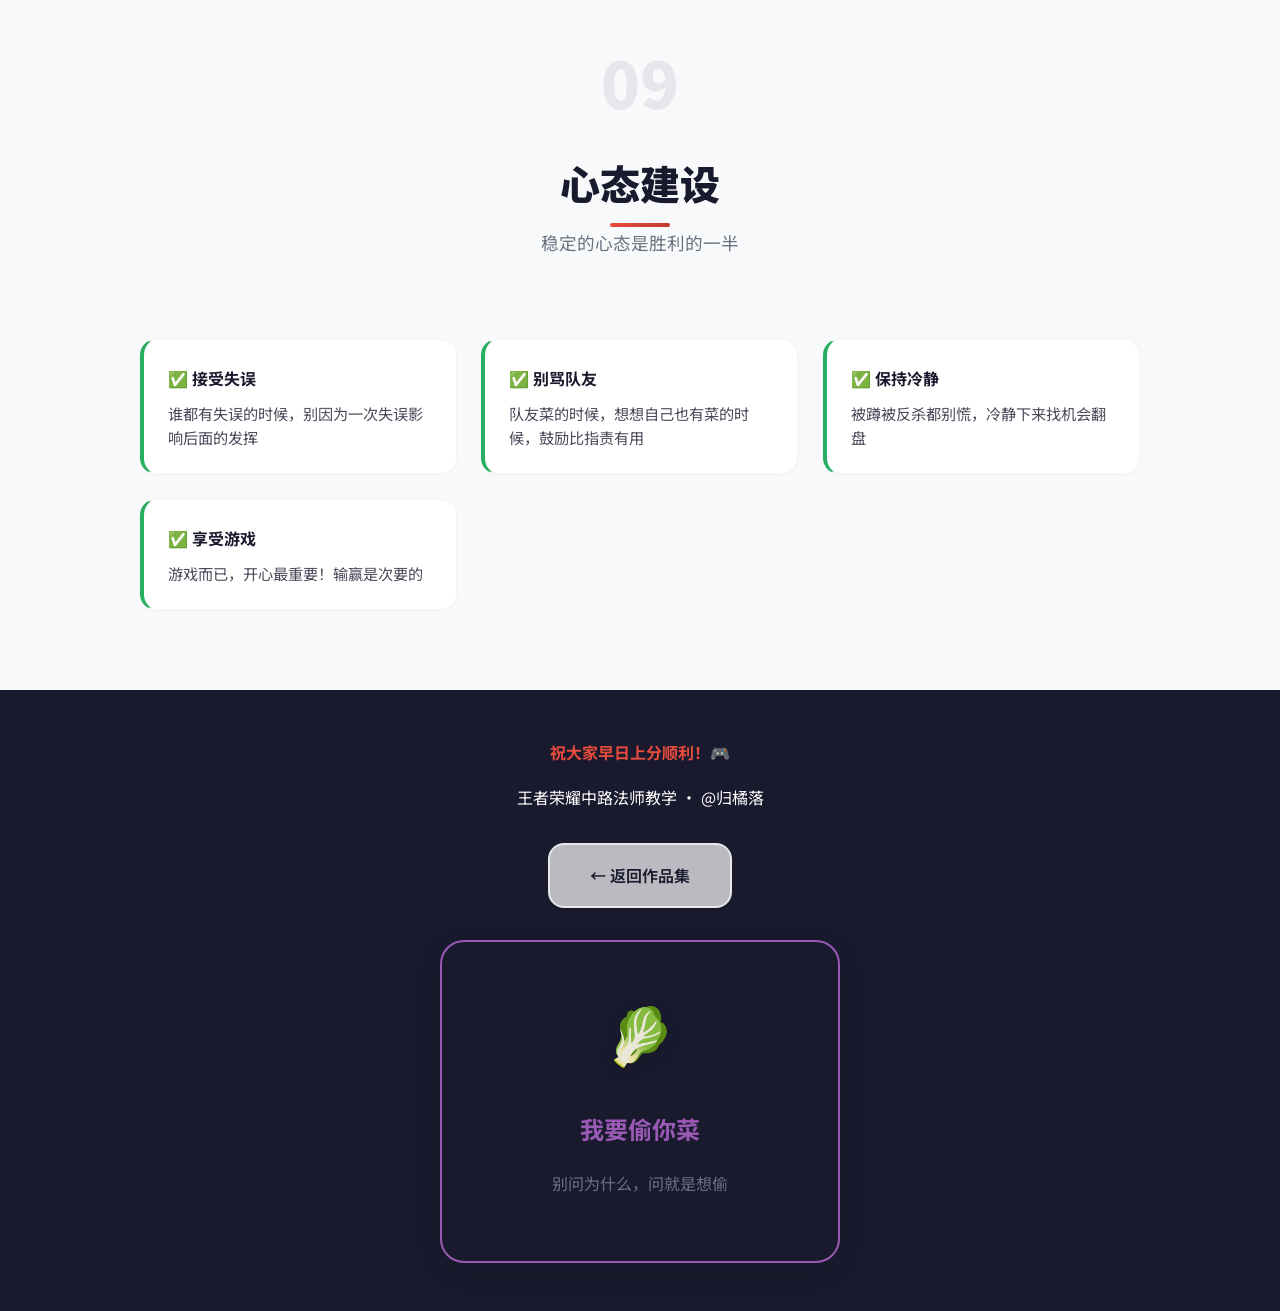
<file: mid.html>
<!DOCTYPE html>
<html lang="zh-CN">
<head>
    <meta charset="UTF-8">
    <meta name="viewport" content="width=device-width, initial-scale=1.0">
    <title>王者荣耀 - 中路法师教学</title>
    <link href="https://fonts.googleapis.com/css2?family=Noto+Sans+SC:wght@300;400;500;700;900&display=swap" rel="stylesheet">
    <link rel="stylesheet" href="css/styles.css">

</head>
<body>
    <nav>
        <div class="logo" onclick="window.scrollTo({top: 0, behavior: 'smooth'})">
        🎮 荣耀<span>教学</span>
    </div>
    <ul class="nav-links">
        <li><a href="index.html">← 返回首页</a></li>
    </ul>
    <button class="mobile-menu-btn" id="mobileMenuBtn" aria-label="菜单">
        <span></span>
        <span></span>
        <span></span>
    </button>
    </nav>

    <div class="mobile-nav" id="mobileNav">
    <a href="index.html">← 返回首页</a>
    </div>

    <main>
    <section class="hero hero-mid">
        <div class="hero-content fade-in">
            <span class="hero-badge badge-mid">@归橘落</span>
            <h1>中路<span class="highlight">法师</span>教学</h1>
            <p class="hero-subtitle">掌控节奏，Carry全场</p>
            <div class="hero-cta">
                <a href="#start" class="btn btn-primary btn-mid">
                    开始学习
                </a>
                <a href="index.html" class="btn btn-secondary">
                    返回作品集
                </a>
            </div>
        </div>
    </section>

    <section id="start">
        <div class="section-header fade-in">
            <div class="section-number">01</div>
            <h2 class="section-title">基础认知</h2>
            <p class="section-desc">理解中路的核心价值</p>
        </div>
        
        <div class="content-grid">
            <div class="card fade-in">
                <div class="card-icon">⚡</div>
                <h3>中路定位</h3>
                <ul>
                    <li>团队核心输出位</li>
                    <li>节奏发起者</li>
                    <li>游走支援中心</li>
                    <li>伤害输出担当</li>
                </ul>
            </div>

            <div class="card fade-in" style="animation-delay: 0.1s;">
                <div class="card-icon">🎯</div>
                <h3>核心职责</h3>
                <ul>
                    <li>快速清线支援边路</li>
                    <li>控制河道视野</li>
                    <li>团战输出最大化</li>
                    <li>配合打野入侵</li>
                </ul>
            </div>

            <div class="card fade-in" style="animation-delay: 0.2s;">
                <div class="card-icon">🏆</div>
                <h3>目标意识</h3>
                <ul>
                    <li>清兵第一优先级</li>
                    <li>支援前确保塔安全</li>
                    <li>击杀不是唯一目标</li>
                    <li>节奏比人头重要</li>
                </ul>
            </div>
        </div>
    </section>

    <section class="section-alt">
        <div class="section-header fade-in">
            <div class="section-number">02</div>
            <h2 class="section-title">清线技巧</h2>
            <p class="section-desc">中路的生命线</p>
        </div>

        <div class="timeline fade-in">
            <div class="timeline-item">
                <div class="timeline-dot"></div>
                <h3 class="timeline-title">前期（1-4级）</h3>
                <p class="timeline-desc">
                    安全第一！快速清线但别深追。第一波兵线决定等级优势，优先用技能快速清兵，然后观察边路情况决定是否支援。
                </p>
            </div>

            <div class="timeline-item">
                <div class="timeline-dot"></div>
                <h3 class="timeline-title">中期（5-10级）</h3>
                <p class="timeline-desc">
                    游走期！清线后立即支援。优先支援有控制的边路，或者配合打野入侵野区。清线速度决定支援效率。
                </p>
            </div>

            <div class="timeline-item">
                <div class="timeline-dot"></div>
                <h3 class="timeline-title">后期（11级+）</h3>
                <p class="timeline-desc">
                    抱团期！别单独清线。跟队友一起，确保安全的情况下清兵。后期掉点可能直接输掉比赛。
                </p>
            </div>
        </div>
    </section>

    <section>
        <div class="section-header fade-in">
            <div class="section-number">03</div>
            <h2 class="section-title">英雄分类</h2>
            <p class="section-desc">选择适合你的法师</p>
        </div>
        
        <div class="content-grid">
            <div class="card fade-in hero-type">
                <div class="card-icon">🔥</div>
                <h3>爆发型法师</h3>
                <ul>
                    <li>代表：不知火舞、上官婉儿</li>
                    <li>特点：一套秒人</li>
                    <li>适合：喜欢单杀玩家</li>
                    <li>技巧：寻找入场时机</li>
                </ul>
            </div>

            <div class="card fade-in" style="animation-delay: 0.1s;">
                <div class="card-icon">🌊</div>
                <h3>持续输出型</h3>
                <ul>
                    <li>代表：嬴政、干将莫邪</li>
                    <li>特点：远程消耗poke</li>
                    <li>适合：喜欢安全输出</li>
                    <li>技巧：保持距离输出</li>
                </ul>
            </div>

            <div class="card fade-in" style="animation-delay: 0.2s;">
                <div class="card-icon">❄️</div>
                <h3>控制型法师</h3>
                <ul>
                    <li>代表：王昭君、甄姬</li>
                    <li>特点：团控利器</li>
                    <li>适合：喜欢配合队友</li>
                    <li>技巧：预判走位放技能</li>
                </ul>
            </div>
        </div>
    </section>

    <section class="section-alt">
        <div class="section-header fade-in">
            <div class="section-number">04</div>
            <h2 class="section-title">游走支援</h2>
            <p class="section-desc">中路的必修课</p>
        </div>

        <div class="tips-grid">
            <div class="tip-card fade-in">
                <div class="tip-title">支援前确认</div>
                <div class="tip-text">先清线再游走，确保中塔安全，不然后果很严重</div>
            </div>

            <div class="tip-card fade-in" style="animation-delay: 0.1s;">
                <div class="tip-title">选择支援路线</div>
                <div class="tip-text">优先走河道草丛，别走河道中间，容易被蹲</div>
            </div>

            <div class="tip-card fade-in" style="animation-delay: 0.2s;">
                <div class="tip-title">支援时机判断</div>
                <div class="tip-text">看哪边有控制，哪边打野在，就优先支援哪边</div>
            </div>

            <div class="tip-card fade-in" style="animation-delay: 0.3s;">
                <div class="tip-title">支援失败怎么办</div>
                <div class="tip-text">立刻回中路清兵，别贪恋战场，止损最重要</div>
            </div>
        </div>
    </section>

    <section>
        <div class="section-header fade-in">
            <div class="section-number">05</div>
            <h2 class="section-title">团战技巧</h2>
            <p class="section-desc">决定胜负的关键</p>
        </div>

        <div class="tips-grid">
            <div class="tip-card fade-in">
                <div class="tip-title">站位原则</div>
                <div class="tip-text">站在坦克后面，别第一个冲，活着才有输出</div>
            </div>

            <div class="tip-card fade-in" style="animation-delay: 0.1s;">
                <div class="tip-title">目标选择</div>
                <div class="tip-text">优先打能摸到的人，别强求切后排，输出最大化就行</div>
            </div>

            <div class="tip-card fade-in" style="animation-delay: 0.2s;">
                <div class="tip-title">技能释放</div>
                <div class="tip-text">别急着交技能，等队友先开团，找到最佳时机再放</div>
            </div>

            <div class="tip-card fade-in" style="animation-delay: 0.3s;">
                <div class="tip-title">撤退判断</div>
                <div class="tip-text">打不过就撤，别贪输出，活着等下一波团战</div>
            </div>

            <div class="tip-card fade-in" style="animation-delay: 0.4s;">
                <div class="tip-title">经济意识</div>
                <div class="tip-text">确保自己经济不落后，没经济的法师没威胁</div>
            </div>

            <div class="tip-card fade-in" style="animation-delay: 0.5s;">
                <div class="tip-title">金身使用</div>
                <div class="tip-text">别等快死了才开，预判关键技能提前开金身</div>
            </div>
        </div>
    </section>

    <section class="section-alt">
        <div class="section-header fade-in">
            <div class="section-number">06</div>
            <h2 class="section-title">进阶技巧</h2>
            <p class="section-desc">成为高手的秘诀</p>
        </div>

        <div class="timeline fade-in">
            <div class="timeline-item">
                <div class="timeline-dot"></div>
                <h3 class="timeline-title">卡视野</h3>
                <p class="timeline-desc">
                    利用草丛卡视野，让敌人看不到你的技能释放，增加命中率和突然性。在草丛中等待敌人出现。
                </p>
            </div>

            <div class="timeline-item">
                <div class="timeline-dot"></div>
                <h3 class="timeline-title">预判走位</h3>
                <p class="timeline-desc">
                    观察敌人习惯的移动路线，提前释放技能。比如敌人喜欢向左躲，那就往左边预判。
                </p>
            </div>

            <div class="timeline-item">
                <div class="timeline-dot"></div>
                <h3 class="timeline-title">控制蓝Buff</h3>
                <p class="timeline-desc">
                    蓝Buff对法师很重要！跟打野沟通好，确保自己能拿到蓝Buff，特别是持续输出型法师。
                </p>
            </div>

            <div class="timeline-item">
                <div class="timeline-dot"></div>
                <h3 class="timeline-title">出装调整</h3>
                <p class="timeline-desc">
                    根据对面阵容调整出装！控制多出抵抗之靴，回血多出梦魇之牙，没人保护就先出金身。
                </p>
            </div>
        </div>
    </section>

    <section>
        <div class="section-header fade-in">
            <div class="section-number">07</div>
            <h2 class="section-title">常见失误</h2>
            <p class="section-desc">避免这些坑</p>
        </div>

        <div class="tips-grid">
            <div class="tip-card fade-in" style="border-left-color: #e74c3c;">
                <div class="tip-title">❌ 清兵太慢</div>
                <div class="tip-text">技能留着不用，导致清线慢，支援晚，节奏全丢</div>
            </div>

            <div class="tip-card fade-in" style="animation-delay: 0.1s; border-left-color: #e74c3c;">
                <div class="tip-title">❌ 无脑支援</div>
                <div class="tip-text">兵线还没清就跑去支援，结果中塔没了，支援也没成功</div>
            </div>

            <div class="tip-card fade-in" style="animation-delay: 0.2s; border-left-color: #e74c3c;">
                <div class="tip-title">❌ 站位太靠前</div>
                <div class="tip-text">团战第一个冲上去，被瞬秒，团队直接少了核心输出</div>
            </div>

            <div class="tip-card fade-in" style="animation-delay: 0.3s; border-left-color: #e74c3c;">
                <div class="tip-title">❌ 贪人头</div>
                <div class="tip-text">为了人头追太深，结果被反杀，还赔了节奏</div>
            </div>

            <div class="tip-card fade-in" style="animation-delay: 0.4s; border-left-color: #e74c3c;">
                <div class="tip-title">❌ 技能乱放</div>
                <div class="tip-text">一见面就把技能全交了，结果真正需要的时候没技能可用</div>
            </div>

            <div class="tip-card fade-in" style="animation-delay: 0.5s; border-left-color: #e74c3c;">
                <div class="tip-title">❌ 不看小地图</div>
                <div class="tip-text">不看小地图，被蹲了无数次还不长记性</div>
            </div>
        </div>
    </section>

    <section class="section-alt">
        <div class="section-header fade-in">
            <div class="section-number">08</div>
            <h2 class="section-title">练习建议</h2>
            <p class="section-desc">每天进步一点点</p>
        </div>

        <div class="content-grid">
            <div class="card fade-in">
                <div class="card-icon">🎮</div>
                <h3>每日必练</h3>
                <ul>
                    <li>3局中路实战</li>
                    <li>练习技能命中率</li>
                    <li>观察小地图习惯</li>
                    <li>复盘一局比赛</li>
                </ul>
            </div>

            <div class="card fade-in" style="animation-delay: 0.1s;">
                <div class="card-icon">📚</div>
                <h3>学习内容</h3>
                <ul>
                    <li>看职业比赛中路视角</li>
                    <li>学习主播的游走时机</li>
                    <li>研究英雄技能机制</li>
                    <li>关注版本强势英雄</li>
                </ul>
            </div>

            <div class="card fade-in" style="animation-delay: 0.2s;">
                <div class="card-icon">🎯</div>
                <h3>目标设定</h3>
                <ul>
                    <li>第一周：掌握清线节奏</li>
                    <li>第二周：学会支援判断</li>
                    <li>第三周：提高技能命中</li>
                    <li>第四周：团战处理进阶</li>
                </ul>
            </div>
        </div>
    </section>

    <section>
        <div class="section-header fade-in">
            <div class="section-number">09</div>
            <h2 class="section-title">心态建设</h2>
            <p class="section-desc">稳定的心态是胜利的一半</p>
        </div>

        <div class="tips-grid">
            <div class="tip-card fade-in" style="border-left-color: #27ae60;">
                <div class="tip-title">✅ 接受失误</div>
                <div class="tip-text">谁都有失误的时候，别因为一次失误影响后面的发挥</div>
            </div>

            <div class="tip-card fade-in" style="animation-delay: 0.1s; border-left-color: #27ae60;">
                <div class="tip-title">✅ 别骂队友</div>
                <div class="tip-text">队友菜的时候，想想自己也有菜的时候，鼓励比指责有用</div>
            </div>

            <div class="tip-card fade-in" style="animation-delay: 0.2s; border-left-color: #27ae60;">
                <div class="tip-title">✅ 保持冷静</div>
                <div class="tip-text">被蹲被反杀都别慌，冷静下来找机会翻盘</div>
            </div>

            <div class="tip-card fade-in" style="animation-delay: 0.3s; border-left-color: #27ae60;">
                <div class="tip-title">✅ 享受游戏</div>
                <div class="tip-text">游戏而已，开心最重要！输赢是次要的</div>
            </div>
        </div>
    </section>
    </main>

    <footer>
    <p class="highlight">祝大家早日上分顺利！🎮</p>
    <p style="margin-top: 1rem;">王者荣耀中路法师教学 · @归橘落</p>
    <div style="margin-top: 2rem;">
        <a href="index.html" class="btn btn-secondary" style="text-decoration: none; display: inline-flex;">
            ← 返回作品集
        </a>
    </div>
    <div style="margin-top: 2rem; max-width: 400px; margin-left: auto; margin-right: auto;">
        <div class="card fade-in" style="background: var(--text); border: 2px solid var(--purple);">
            <div class="card-icon" style="color: white;">🥬</div>
            <h3 style="color: var(--purple);">我要偷你菜</h3>
            <p style="color: var(--text-muted); margin-top: 0.5rem;">别问为什么，问就是想偷</p>
        </div>
    </div>
    </footer>

    <button class="back-to-top back-mid" id="backToTop" aria-label="回到顶部">
    ↑
    </button>

    <script src="js/script.js"></script>

</body>
</html>
</file>
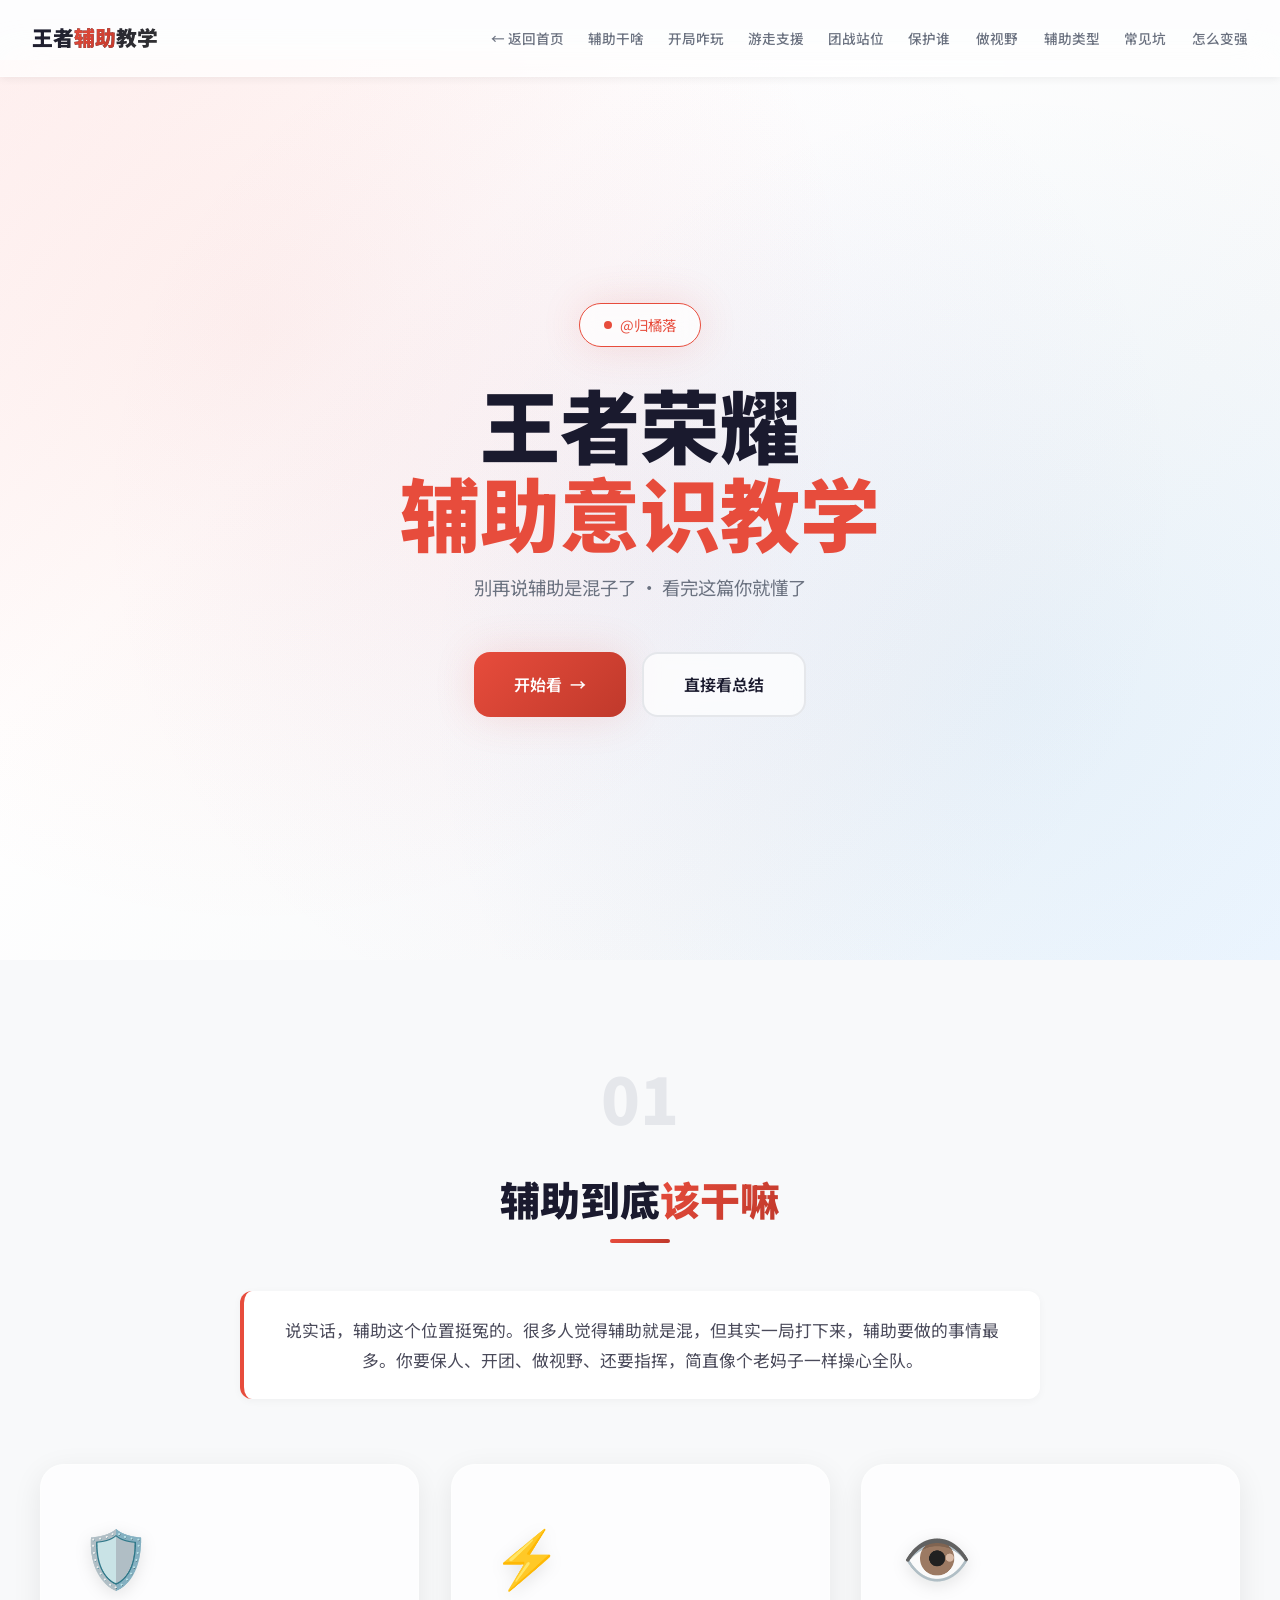
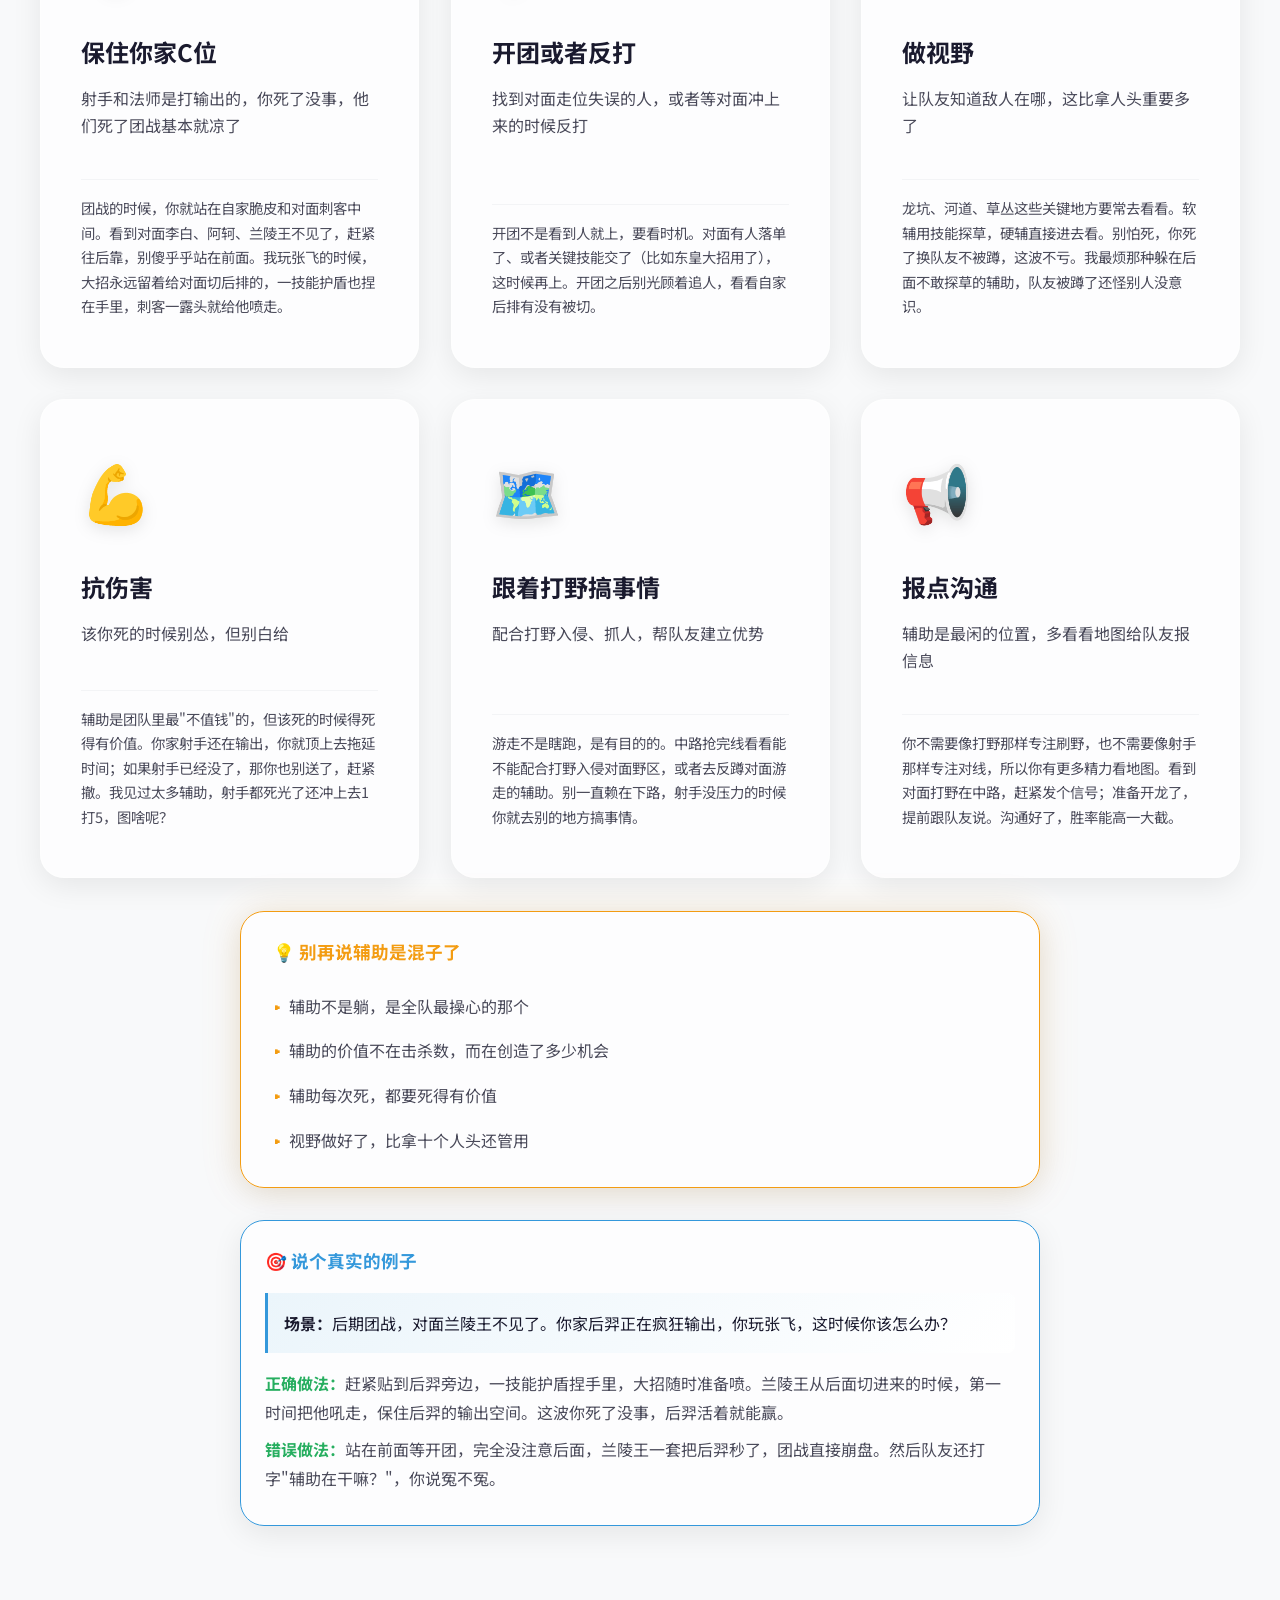
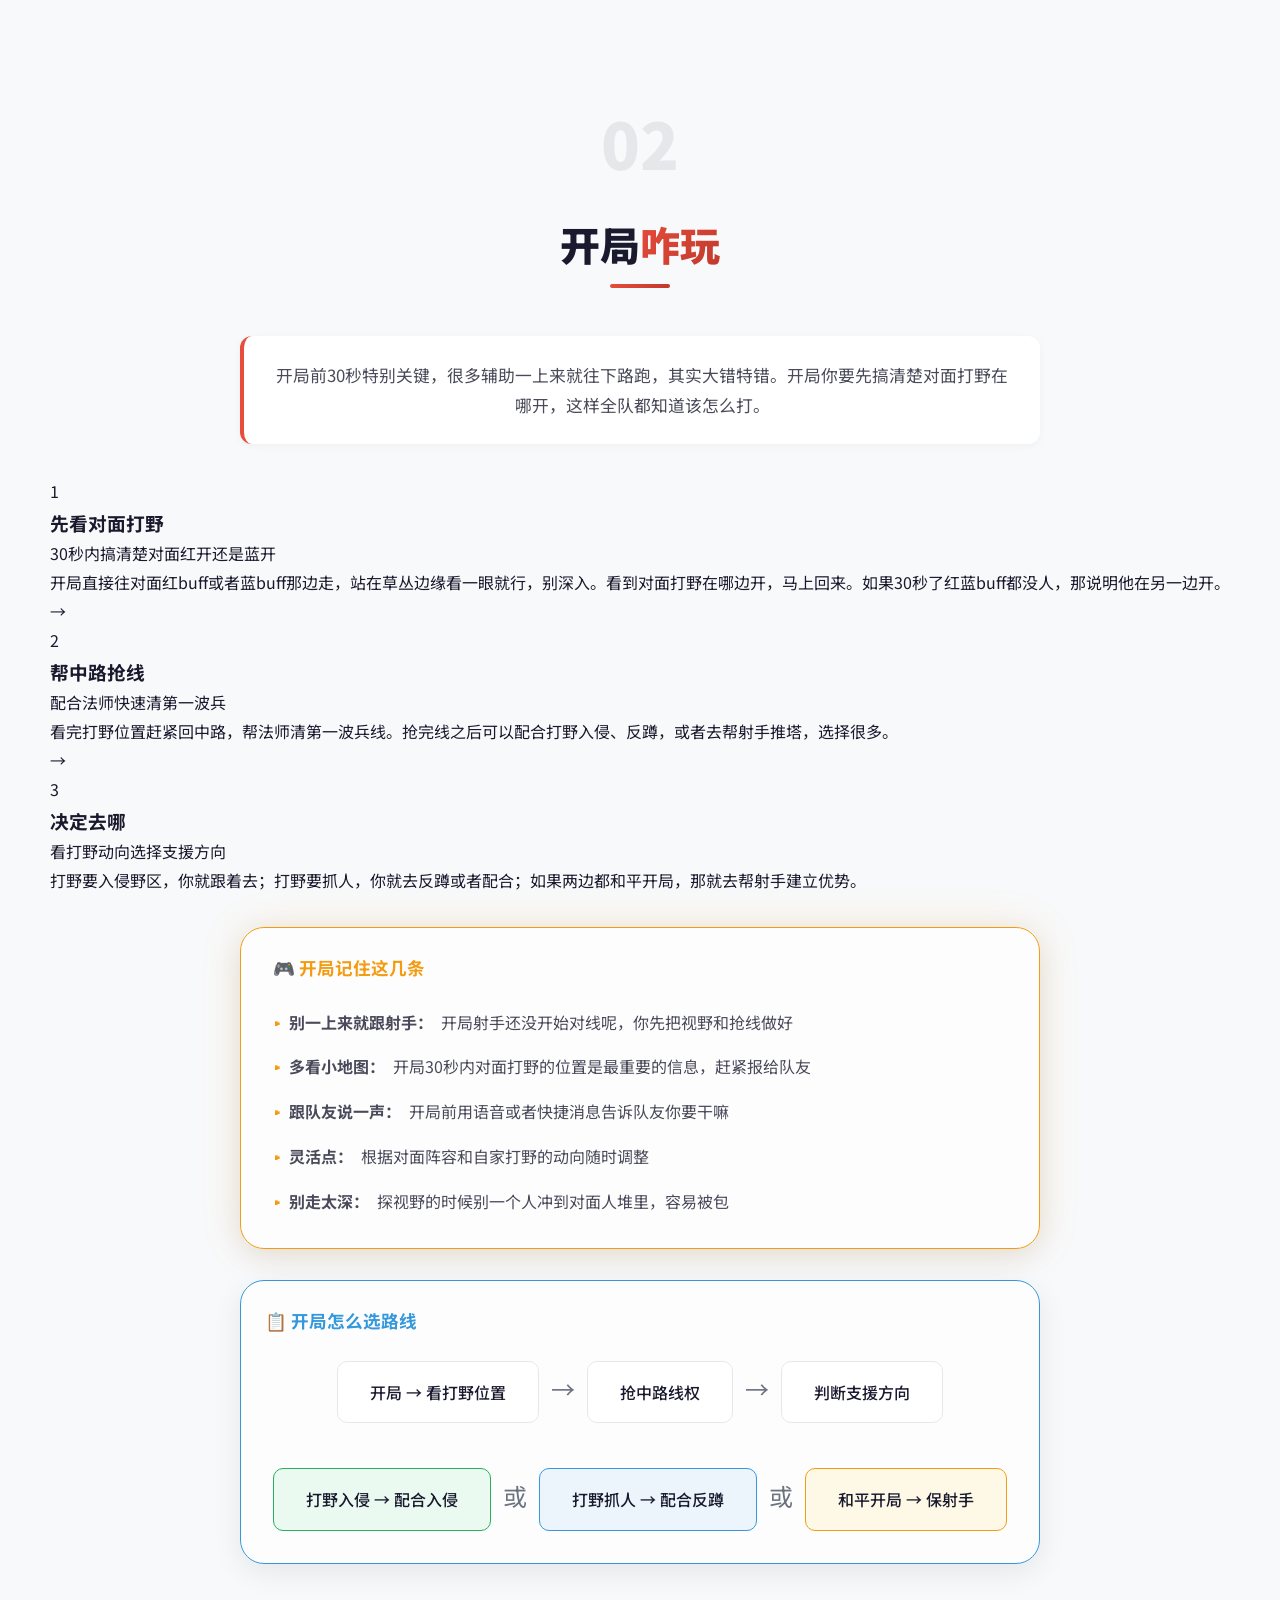
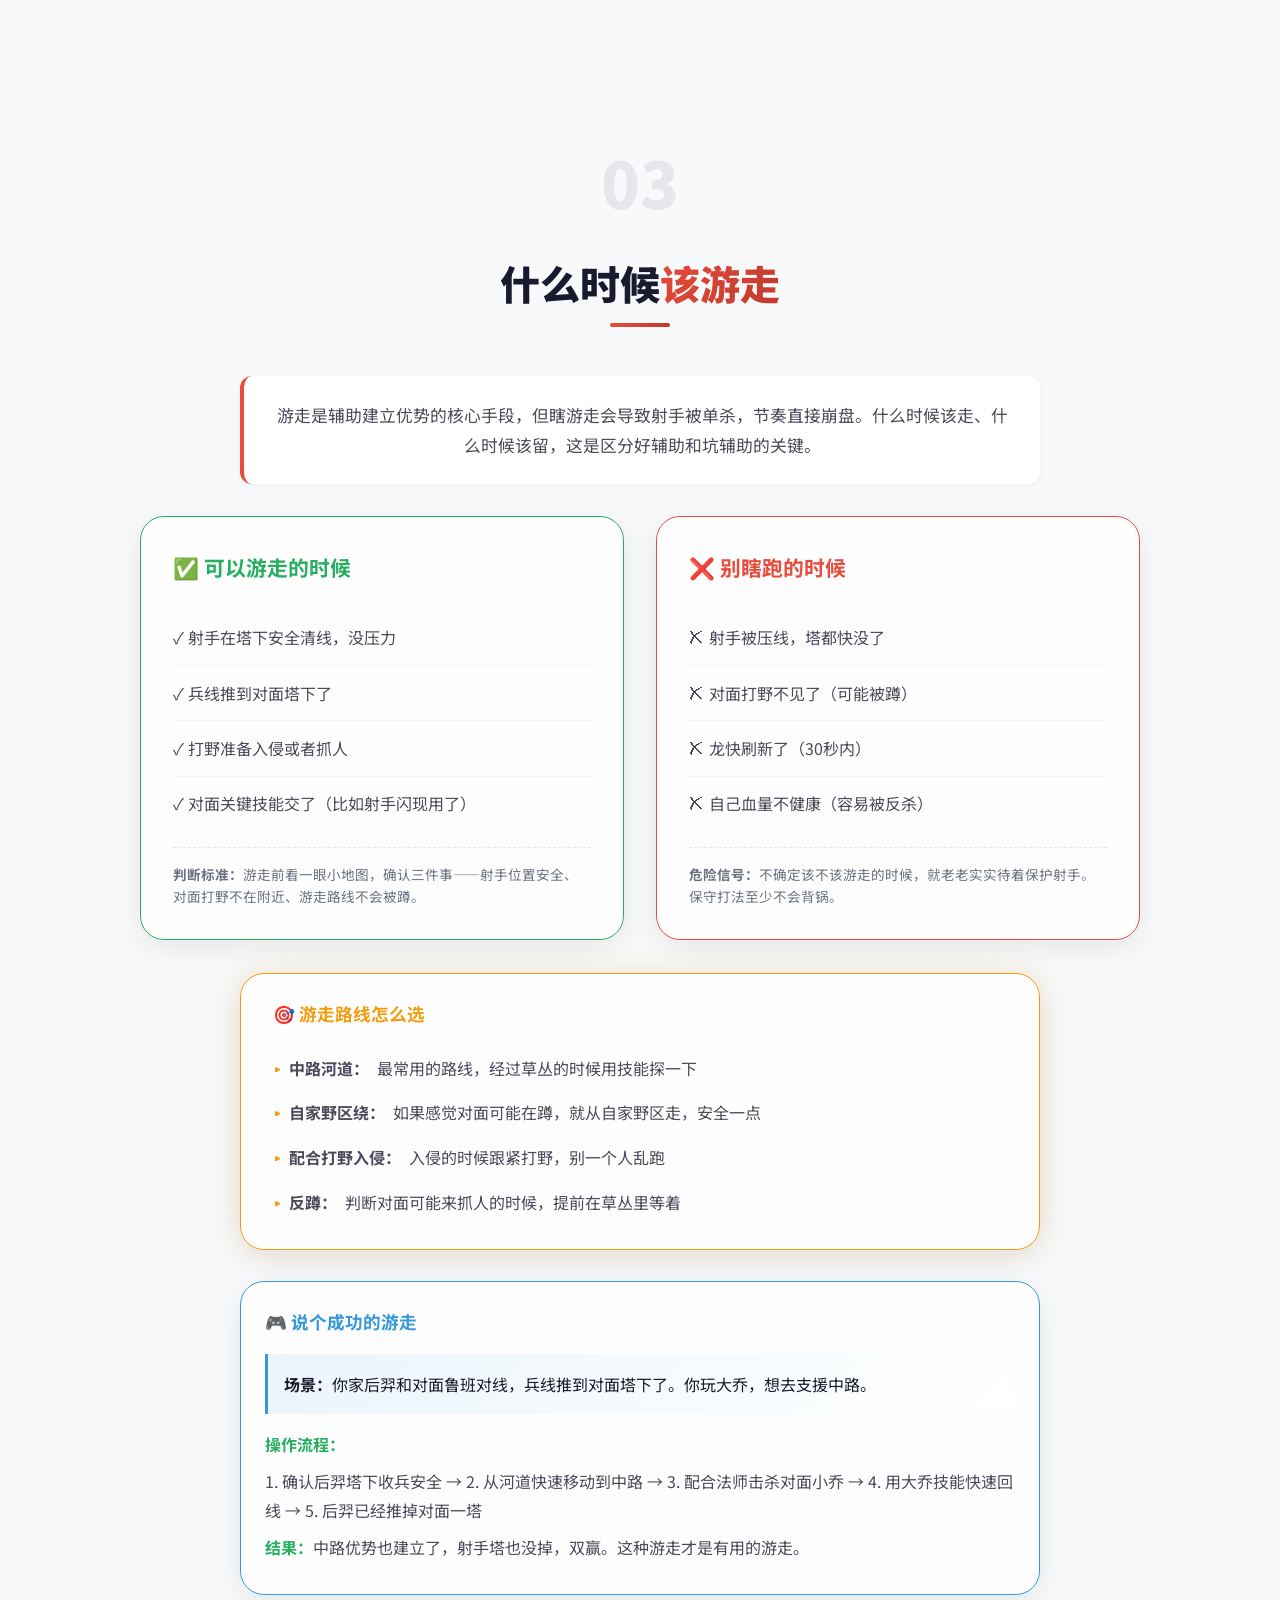
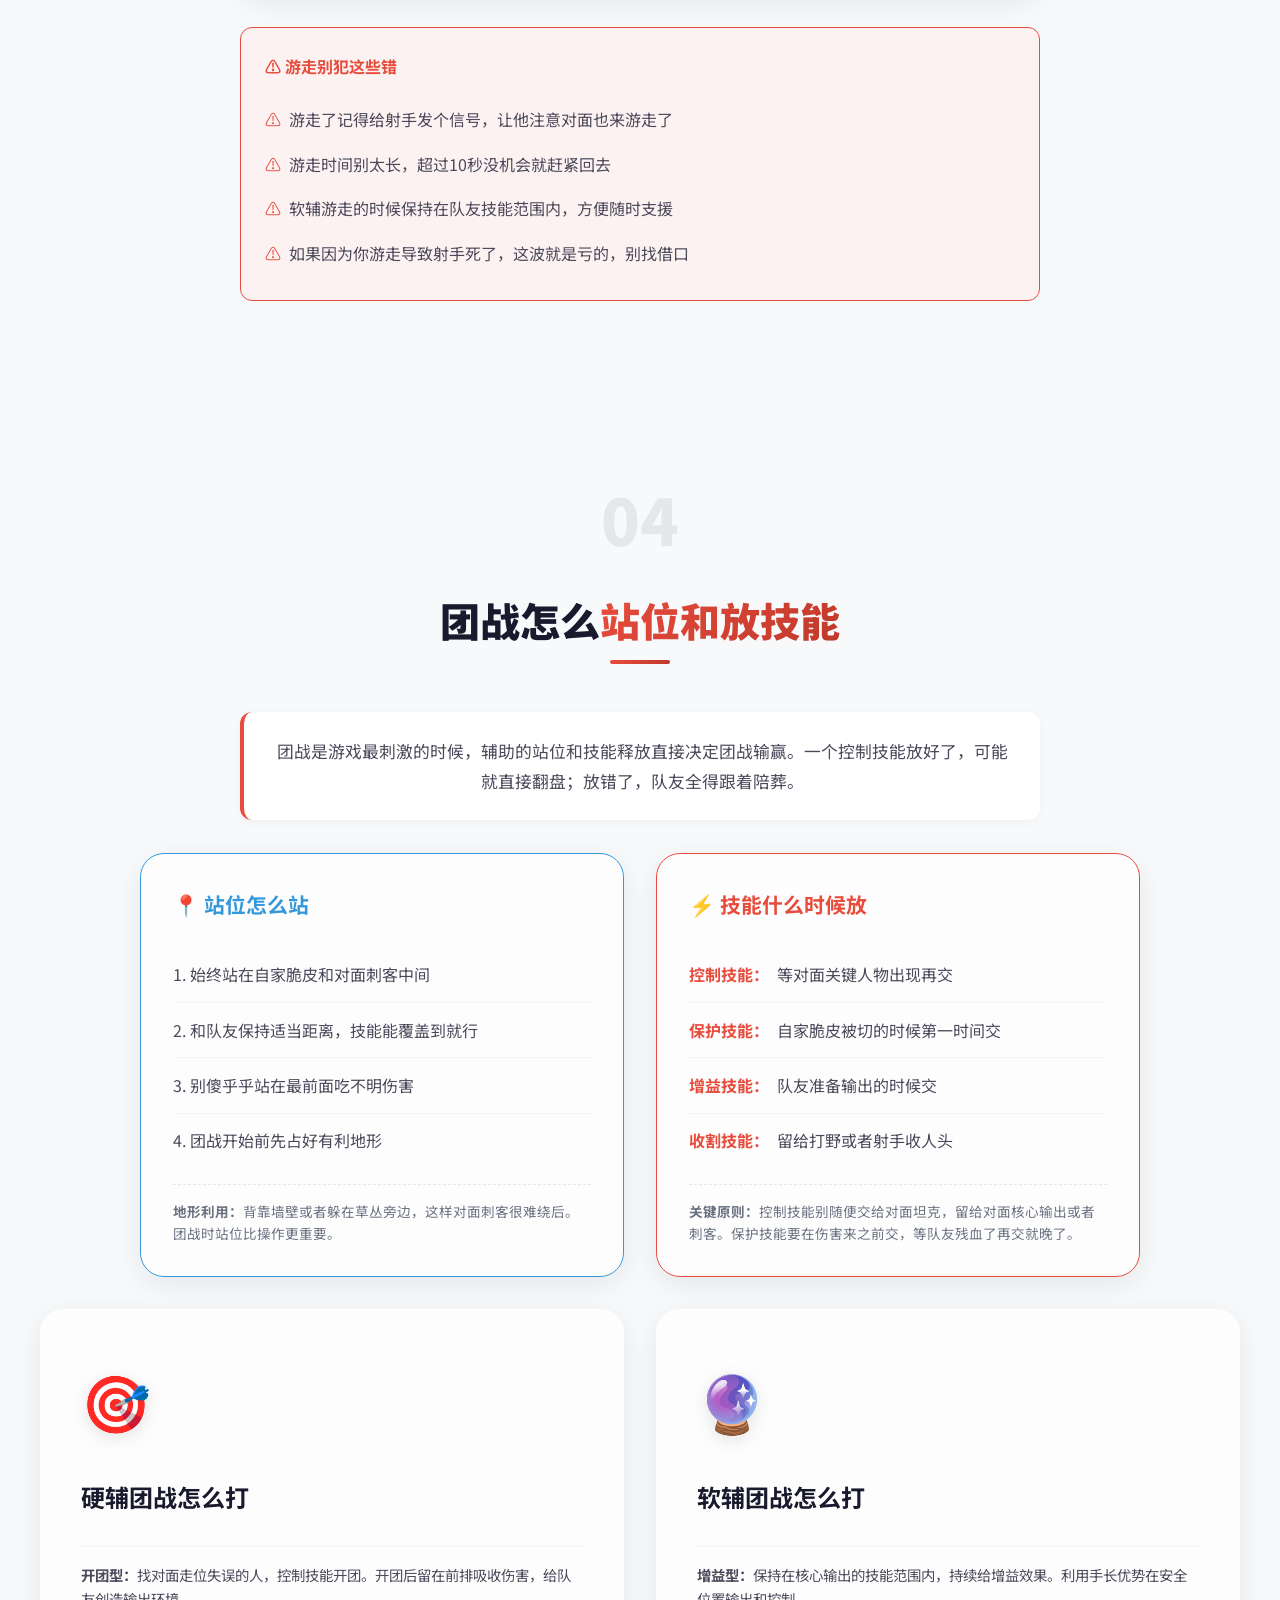
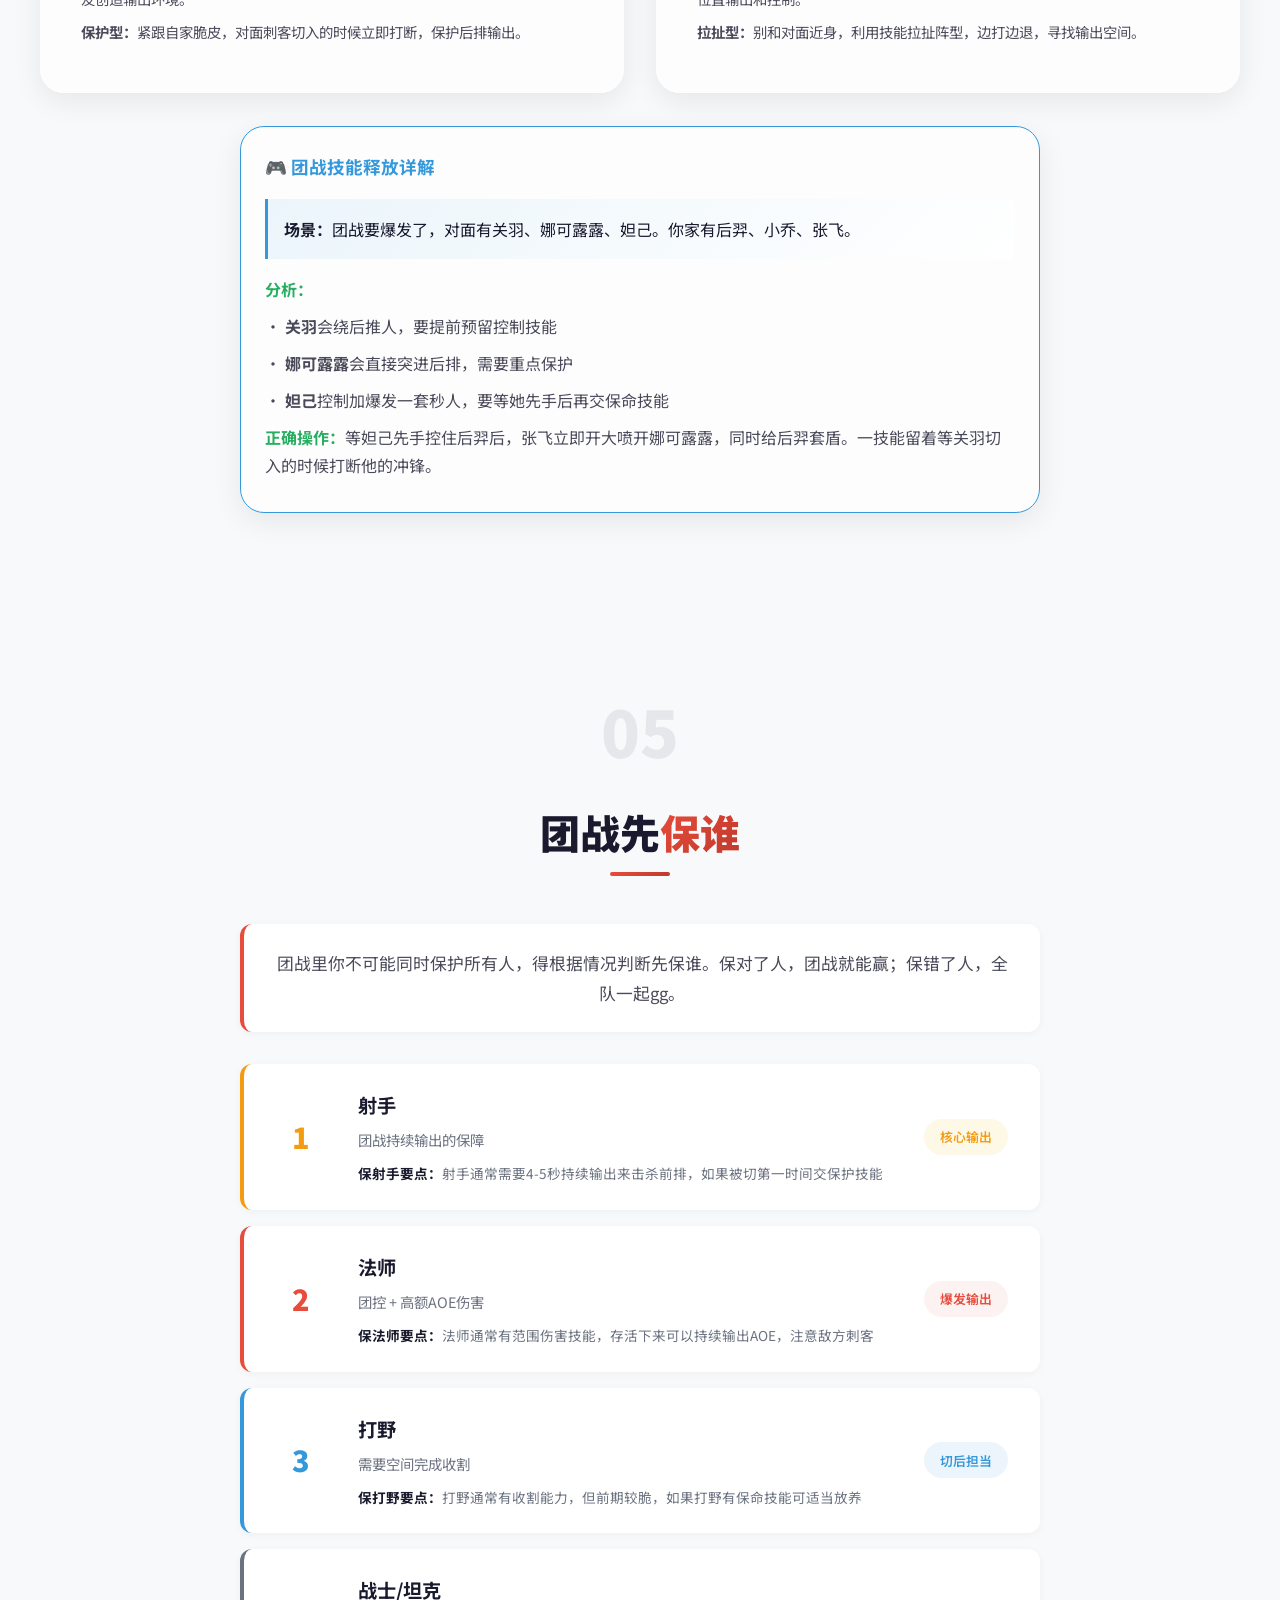
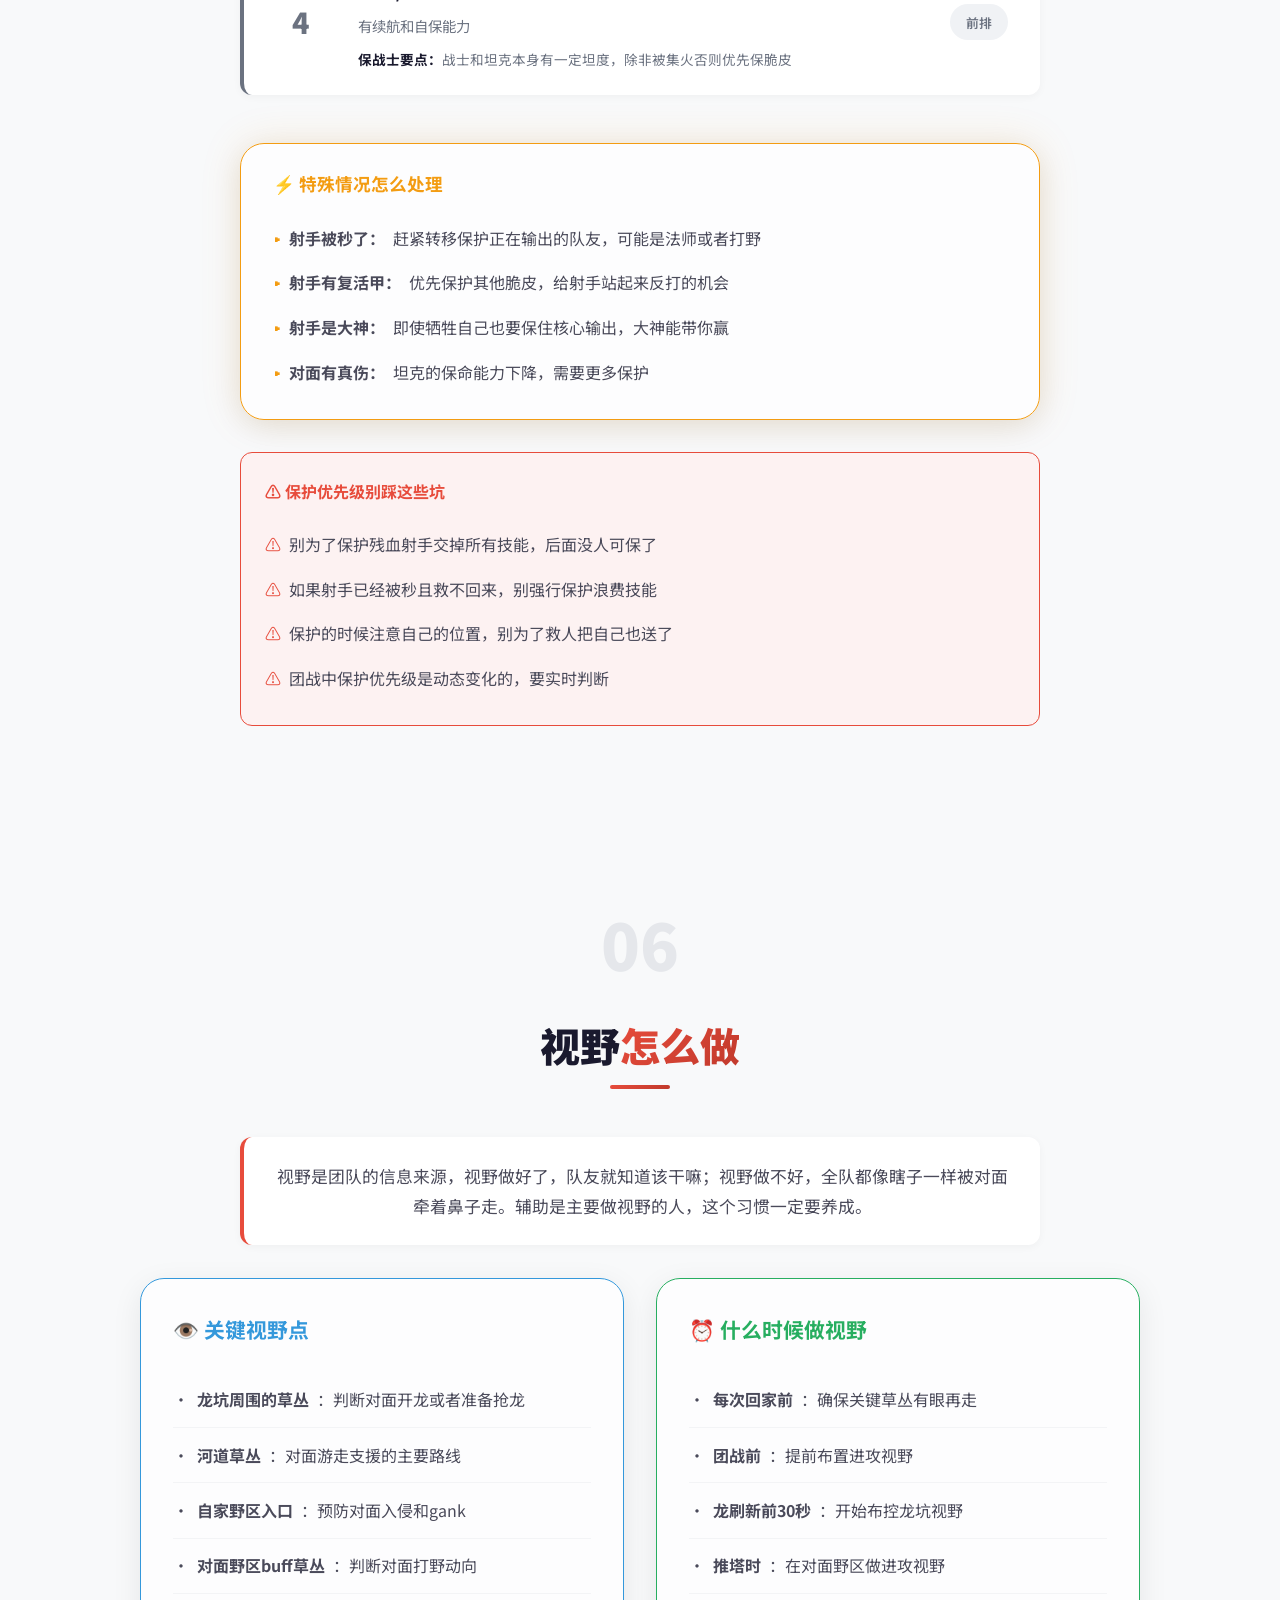
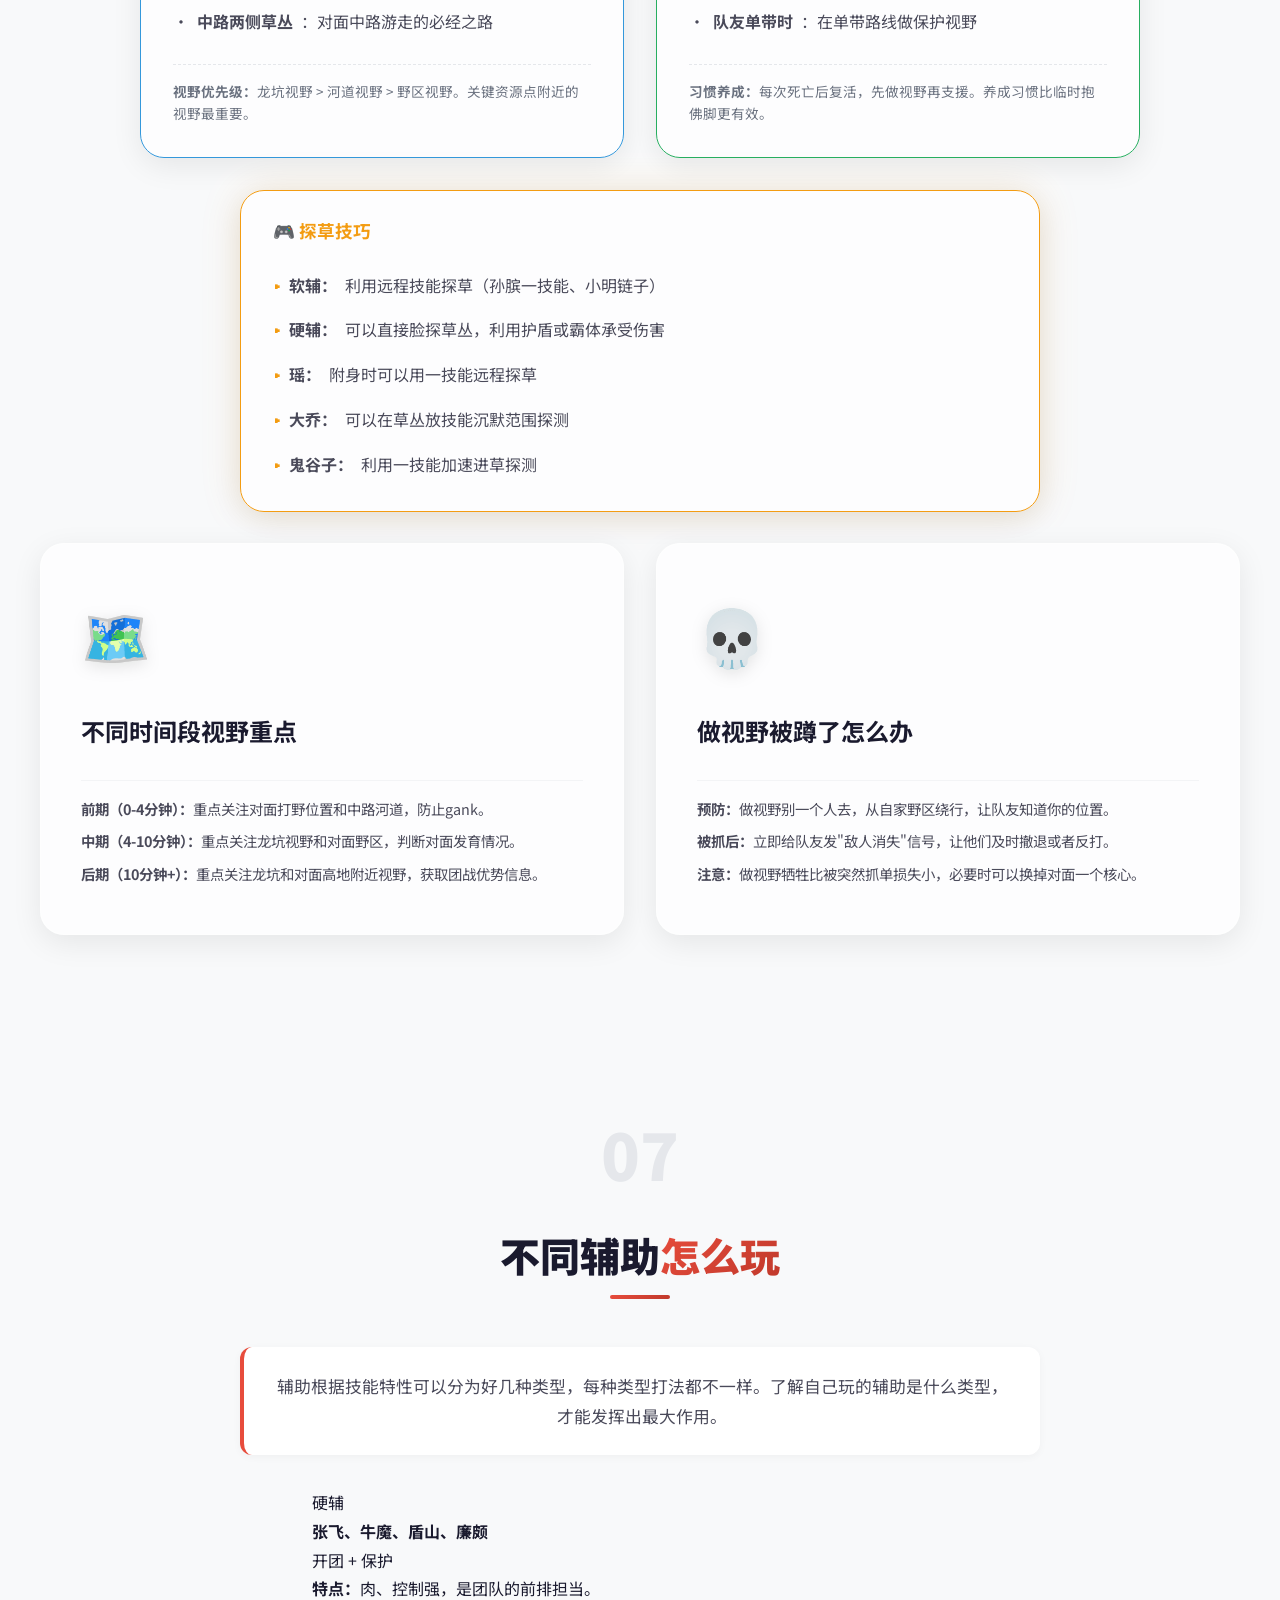
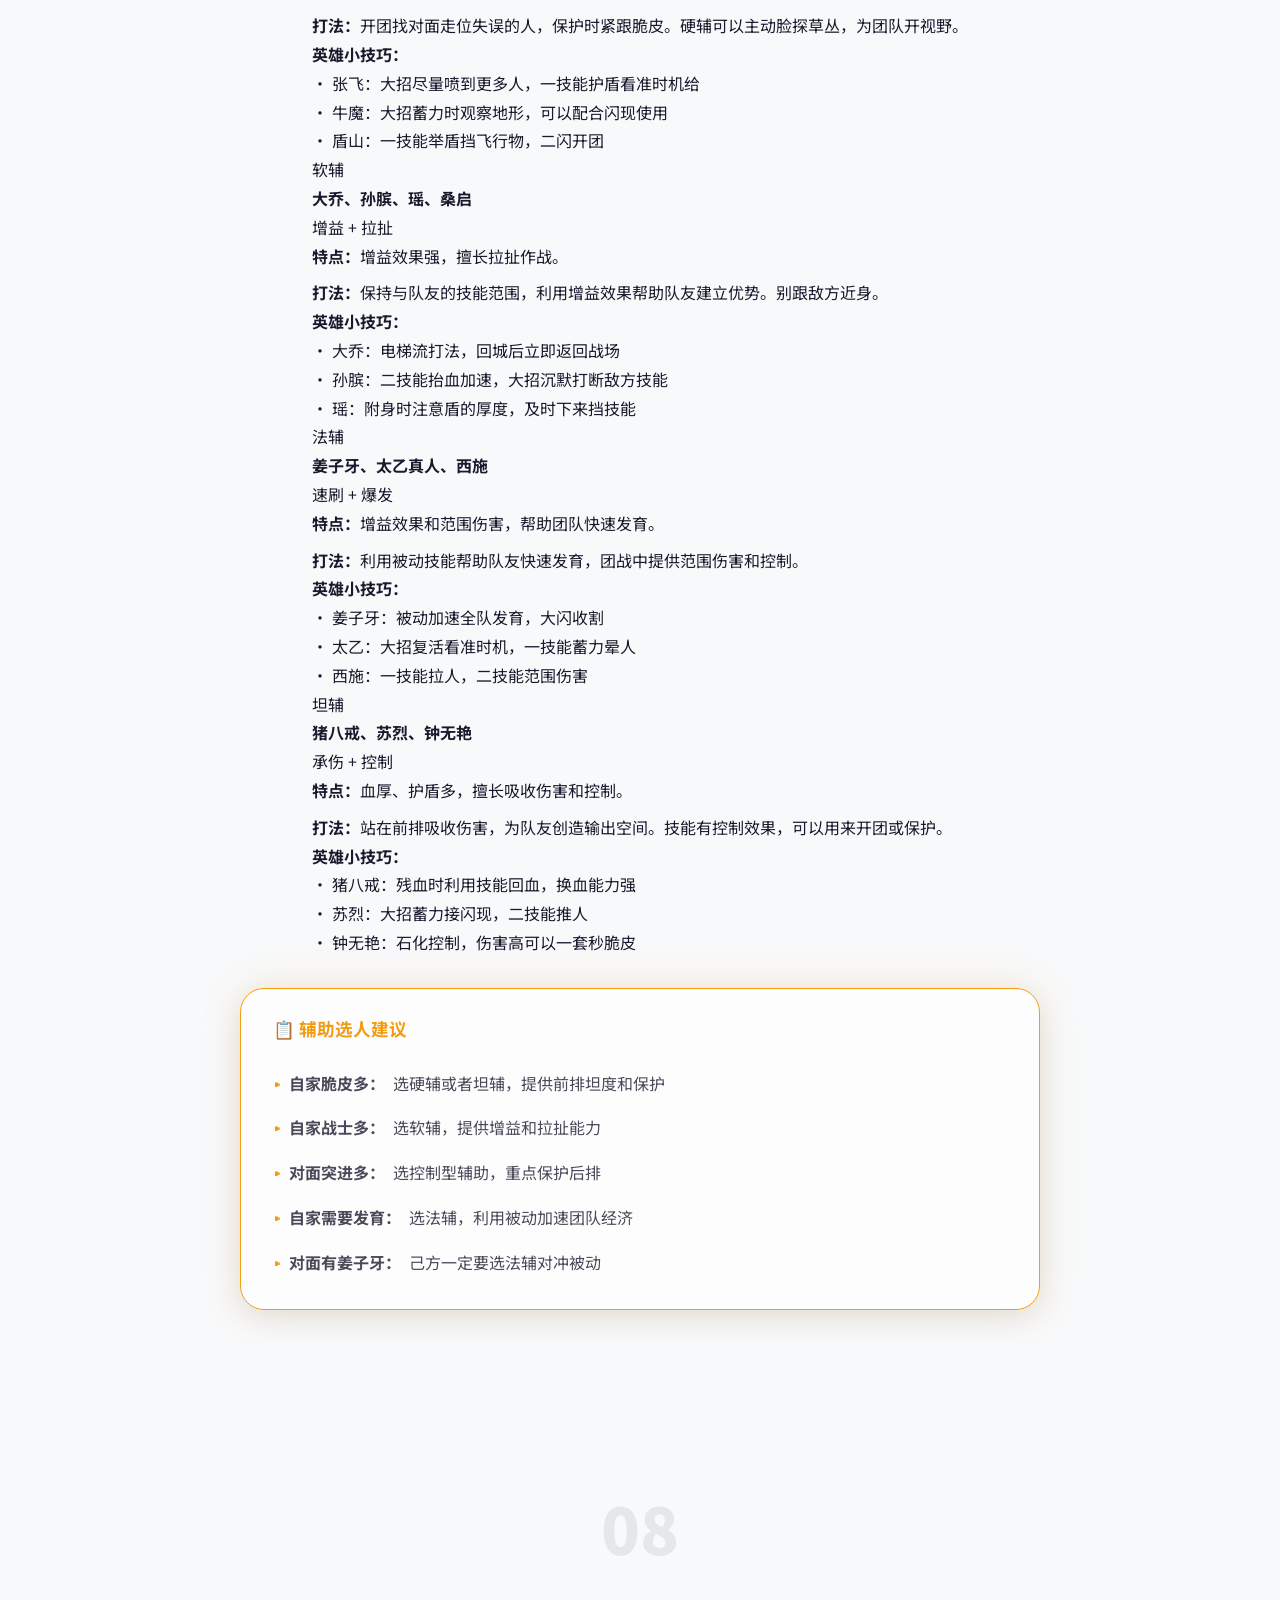
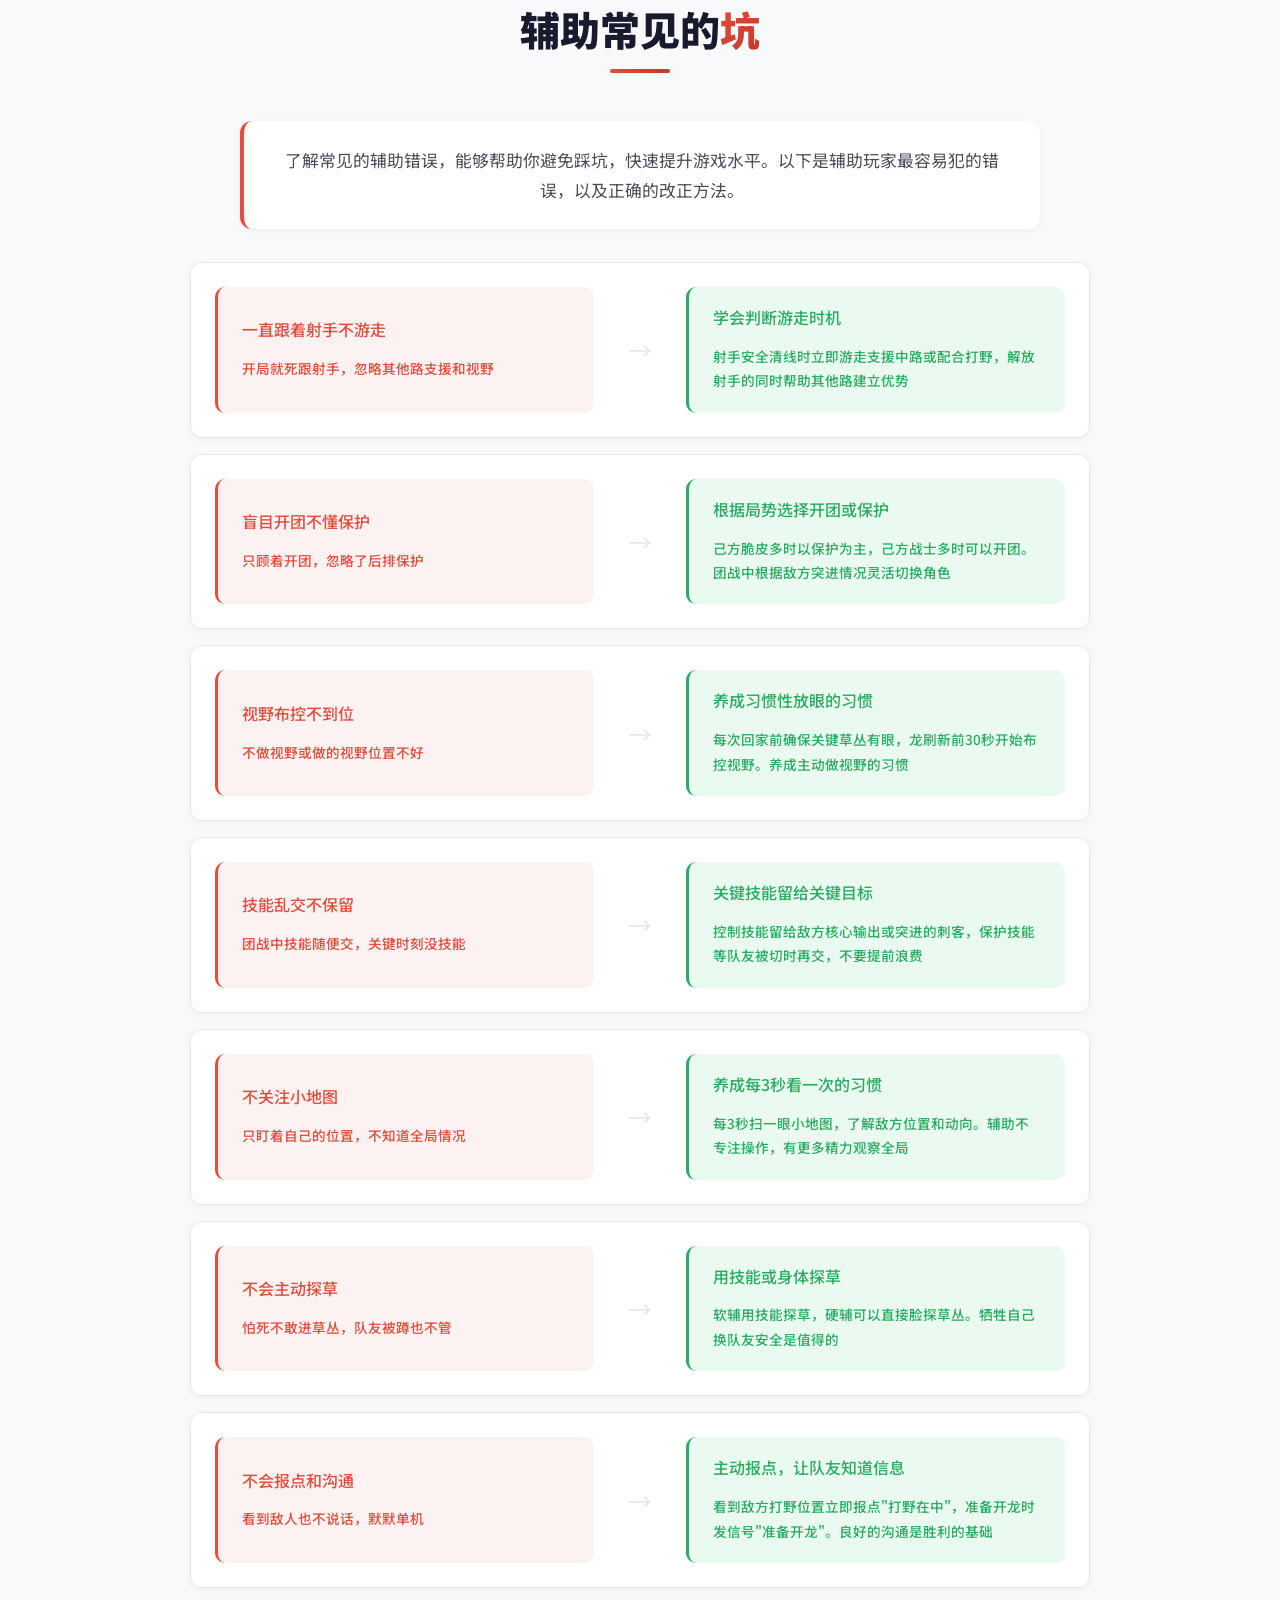
<file: support.html>
<!DOCTYPE html>
<html lang="zh-CN">
<head>
    <meta charset="UTF-8">
    <meta name="viewport" content="width=device-width, initial-scale=1.0">
    <title>王者荣耀 - 辅助意识教学</title>
    <link href="https://fonts.googleapis.com/css2?family=Noto+Sans+SC:wght@300;400;500;700;900&display=swap" rel="stylesheet">
    <link rel="stylesheet" href="css/styles.css">

</head>
<body>
    <nav>
        <div class="logo" onclick="window.scrollTo({top: 0, behavior: 'smooth'})">
        王者<span>辅助</span>教学
    </div>
    <ul class="nav-links"><li><a href="index.html">← 返回首页</a></li>
        <li><a href="#intro">辅助干啥</a></li>
        <li><a href="#opening">开局咋玩</a></li>
        <li><a href="#roam">游走支援</a></li>
        <li><a href="#teamfight">团战站位</a></li>
        <li><a href="#priority">保护谁</a></li>
        <li><a href="#vision">做视野</a></li>
        <li><a href="#types">辅助类型</a></li>
        <li><a href="#mistakes">常见坑</a></li>
        <li><a href="#growth">怎么变强</a></li></ul>
    <button class="mobile-menu-btn" id="mobileMenuBtn" aria-label="菜单">
        <span></span>
        <span></span>
        <span></span>
    </button>
    </nav>

    <div class="mobile-nav" id="mobileNav">
    <a href="index.html">← 返回首页</a>
    <a href="#intro">辅助干啥</a>
    <a href="#opening">开局咋玩</a>
    <a href="#roam">游走支援</a>
    <a href="#teamfight">团战站位</a>
    <a href="#priority">保护谁</a>
    <a href="#vision">做视野</a>
    <a href="#types">辅助类型</a>
    <a href="#mistakes">常见坑</a>
    <a href="#growth">怎么变强</a>
    </div>

    <main>
    <section class="hero hero-support">
        <div class="hero-content">
            <span class="hero-badge">@归橘落</span>
            <h1>
                王者荣耀<br>
                <span class="highlight">辅助意识教学</span>
            </h1>
            <p class="hero-subtitle">别再说辅助是混子了 · 看完这篇你就懂了</p>
            <div class="hero-cta">
                <a href="#intro" class="btn btn-primary">
                    开始看
                    <span>→</span>
                </a>
                <a href="#summary" class="btn btn-secondary">
                    直接看总结
                </a>
            </div>
        </div>
    </section>

    <section id="intro">
        <div class="section-header fade-in">
            <div class="section-number">01</div>
            <h2 class="section-title">辅助到底<span class="highlight">该干嘛</span></h2>
        </div>
        <p class="section-intro fade-in">
            说实话，辅助这个位置挺冤的。很多人觉得辅助就是混，但其实一局打下来，辅助要做的事情最多。你要保人、开团、做视野、还要指挥，简直像个老妈子一样操心全队。
        </p>
        <div class="card-grid">
            <div class="card fade-in">
                <div class="card-icon">🛡️</div>
                <h3>保住你家C位</h3>
                <p>射手和法师是打输出的，你死了没事，他们死了团战基本就凉了</p>
                <div class="card-detail">
                    <p>团战的时候，你就站在自家脆皮和对面刺客中间。看到对面李白、阿轲、兰陵王不见了，赶紧往后靠，别傻乎乎站在前面。我玩张飞的时候，大招永远留着给对面切后排的，一技能护盾也捏在手里，刺客一露头就给他喷走。</p>
                </div>
            </div>
            <div class="card fade-in">
                <div class="card-icon">⚡</div>
                <h3>开团或者反打</h3>
                <p>找到对面走位失误的人，或者等对面冲上来的时候反打</p>
                <div class="card-detail">
                    <p>开团不是看到人就上，要看时机。对面有人落单了、或者关键技能交了（比如东皇大招用了），这时候再上。开团之后别光顾着追人，看看自家后排有没有被切。</p>
                </div>
            </div>
            <div class="card fade-in">
                <div class="card-icon">👁️</div>
                <h3>做视野</h3>
                <p>让队友知道敌人在哪，这比拿人头重要多了</p>
                <div class="card-detail">
                    <p>龙坑、河道、草丛这些关键地方要常去看看。软辅用技能探草，硬辅直接进去看。别怕死，你死了换队友不被蹲，这波不亏。我最烦那种躲在后面不敢探草的辅助，队友被蹲了还怪别人没意识。</p>
                </div>
            </div>
            <div class="card fade-in">
                <div class="card-icon">💪</div>
                <h3>抗伤害</h3>
                <p>该你死的时候别怂，但别白给</p>
                <div class="card-detail">
                    <p>辅助是团队里最"不值钱"的，但该死的时候得死得有价值。你家射手还在输出，你就顶上去拖延时间；如果射手已经没了，那你也别送了，赶紧撤。我见过太多辅助，射手都死光了还冲上去1打5，图啥呢？</p>
                </div>
            </div>
            <div class="card fade-in">
                <div class="card-icon">🗺️</div>
                <h3>跟着打野搞事情</h3>
                <p>配合打野入侵、抓人，帮队友建立优势</p>
                <div class="card-detail">
                    <p>游走不是瞎跑，是有目的的。中路抢完线看看能不能配合打野入侵对面野区，或者去反蹲对面游走的辅助。别一直赖在下路，射手没压力的时候你就去别的地方搞事情。</p>
                </div>
            </div>
            <div class="card fade-in">
                <div class="card-icon">📢</div>
                <h3>报点沟通</h3>
                <p>辅助是最闲的位置，多看看地图给队友报信息</p>
                <div class="card-detail">
                    <p>你不需要像打野那样专注刷野，也不需要像射手那样专注对线，所以你有更多精力看地图。看到对面打野在中路，赶紧发个信号；准备开龙了，提前跟队友说。沟通好了，胜率能高一大截。</p>
                </div>
            </div>
        </div>
        <div class="tip-box fade-in">
            <h4>💡 别再说辅助是混子了</h4>
            <ul>
                <li>辅助不是躺，是全队最操心的那个</li>
                <li>辅助的价值不在击杀数，而在创造了多少机会</li>
                <li>辅助每次死，都要死得有价值</li>
                <li>视野做好了，比拿十个人头还管用</li>
            </ul>
        </div>
        <div class="case-study fade-in">
            <h4>🎯 说个真实的例子</h4>
            <div class="scenario">
                <strong>场景：</strong>后期团战，对面兰陵王不见了。你家后羿正在疯狂输出，你玩张飞，这时候你该怎么办？
            </div>
            <p><span class="action">正确做法：</span>赶紧贴到后羿旁边，一技能护盾捏手里，大招随时准备喷。兰陵王从后面切进来的时候，第一时间把他吼走，保住后羿的输出空间。这波你死了没事，后羿活着就能赢。</p>
            <p style="margin-top: 0.5rem;"><span class="action">错误做法：</span>站在前面等开团，完全没注意后面，兰陵王一套把后羿秒了，团战直接崩盘。然后队友还打字"辅助在干嘛？"，你说冤不冤。</p>
        </div>
    </section>

    <section id="opening">
        <div class="section-header fade-in">
            <div class="section-number">02</div>
            <h2 class="section-title">开局<span class="highlight">咋玩</span></h2>
        </div>
        <p class="section-intro fade-in">
            开局前30秒特别关键，很多辅助一上来就往下路跑，其实大错特错。开局你要先搞清楚对面打野在哪开，这样全队都知道该怎么打。
        </p>
        <div class="steps-container fade-in">
            <div class="step">
                <div class="step-number">1</div>
                <h3>先看对面打野</h3>
                <p>30秒内搞清楚对面红开还是蓝开</p>
                <div class="step-detail">
                    <p>开局直接往对面红buff或者蓝buff那边走，站在草丛边缘看一眼就行，别深入。看到对面打野在哪边开，马上回来。如果30秒了红蓝buff都没人，那说明他在另一边开。</p>
                </div>
                <span class="step-arrow">→</span>
            </div>
            <div class="step">
                <div class="step-number">2</div>
                <h3>帮中路抢线</h3>
                <p>配合法师快速清第一波兵</p>
                <div class="step-detail">
                    <p>看完打野位置赶紧回中路，帮法师清第一波兵线。抢完线之后可以配合打野入侵、反蹲，或者去帮射手推塔，选择很多。</p>
                </div>
                <span class="step-arrow">→</span>
            </div>
            <div class="step">
                <div class="step-number">3</div>
                <h3>决定去哪</h3>
                <p>看打野动向选择支援方向</p>
                <div class="step-detail">
                    <p>打野要入侵野区，你就跟着去；打野要抓人，你就去反蹲或者配合；如果两边都和平开局，那就去帮射手建立优势。</p>
                </div>
            </div>
        </div>
        <div class="tip-box fade-in">
            <h4>🎮 开局记住这几条</h4>
            <ul>
                <li><strong>别一上来就跟射手：</strong>开局射手还没开始对线呢，你先把视野和抢线做好</li>
                <li><strong>多看小地图：</strong>开局30秒内对面打野的位置是最重要的信息，赶紧报给队友</li>
                <li><strong>跟队友说一声：</strong>开局前用语音或者快捷消息告诉队友你要干嘛</li>
                <li><strong>灵活点：</strong>根据对面阵容和自家打野的动向随时调整</li>
                <li><strong>别走太深：</strong>探视野的时候别一个人冲到对面人堆里，容易被包</li>
            </ul>
        </div>
        <div class="case-study fade-in">
            <h4>📋 开局怎么选路线</h4>
            <div class="flow-diagram">
                <div class="flow-box">开局 → 看打野位置</div>
                <span class="flow-arrow">→</span>
                <div class="flow-box">抢中路线权</div>
                <span class="flow-arrow">→</span>
                <div class="flow-box">判断支援方向</div>
                <br><br>
                <div class="flow-box" style="background: var(--green-light); border-color: var(--green);">打野入侵 → 配合入侵</div>
                <span class="flow-arrow">或</span>
                <div class="flow-box" style="background: var(--blue-light); border-color: var(--blue);">打野抓人 → 配合反蹲</div>
                <span class="flow-arrow">或</span>
                <div class="flow-box" style="background: var(--gold-light); border-color: var(--gold);">和平开局 → 保射手</div>
            </div>
        </div>
    </section>

    <section id="roam">
        <div class="section-header fade-in">
            <div class="section-number">03</div>
            <h2 class="section-title">什么时候<span class="highlight">该游走</span></h2>
        </div>
        <p class="section-intro fade-in">
            游走是辅助建立优势的核心手段，但瞎游走会导致射手被单杀，节奏直接崩盘。什么时候该走、什么时候该留，这是区分好辅助和坑辅助的关键。
        </p>
        <div class="comparison fade-in">
            <div class="comparison-card good">
                <h3>✅ 可以游走的时候</h3>
                <ul>
                    <li>✓ 射手在塔下安全清线，没压力</li>
                    <li>✓ 兵线推到对面塔下了</li>
                    <li>✓ 打野准备入侵或者抓人</li>
                    <li>✓ 对面关键技能交了（比如射手闪现用了）</li>
                </ul>
                <div class="comparison-detail">
                    <p><strong>判断标准：</strong>游走前看一眼小地图，确认三件事——射手位置安全、对面打野不在附近、游走路线不会被蹲。</p>
                </div>
            </div>
            <div class="comparison-card bad">
                <h3>❌ 别瞎跑的时候</h3>
                <ul>
                    <li>✗ 射手被压线，塔都快没了</li>
                    <li>✗ 对面打野不见了（可能被蹲）</li>
                    <li>✗ 龙快刷新了（30秒内）</li>
                    <li>✗ 自己血量不健康（容易被反杀）</li>
                </ul>
                <div class="comparison-detail">
                    <p><strong>危险信号：</strong>不确定该不该游走的时候，就老老实实待着保护射手。保守打法至少不会背锅。</p>
                </div>
            </div>
        </div>
        <div class="tip-box fade-in">
            <h4>🎯 游走路线怎么选</h4>
            <ul>
                <li><strong>中路河道：</strong>最常用的路线，经过草丛的时候用技能探一下</li>
                <li><strong>自家野区绕：</strong>如果感觉对面可能在蹲，就从自家野区走，安全一点</li>
                <li><strong>配合打野入侵：</strong>入侵的时候跟紧打野，别一个人乱跑</li>
                <li><strong>反蹲：</strong>判断对面可能来抓人的时候，提前在草丛里等着</li>
            </ul>
        </div>
        <div class="case-study fade-in">
            <h4>🎮 说个成功的游走</h4>
            <div class="scenario">
                <strong>场景：</strong>你家后羿和对面鲁班对线，兵线推到对面塔下了。你玩大乔，想去支援中路。
            </div>
            <p><span class="action">操作流程：</span></p>
            <p>1. 确认后羿塔下收兵安全 → 2. 从河道快速移动到中路 → 3. 配合法师击杀对面小乔 → 4. 用大乔技能快速回线 → 5. 后羿已经推掉对面一塔</p>
            <p style="margin-top: 0.5rem;"><span class="action">结果：</span>中路优势也建立了，射手塔也没掉，双赢。这种游走才是有用的游走。</p>
        </div>
        <div class="warning-box fade-in">
            <h4>⚠️ 游走别犯这些错</h4>
            <ul>
                <li>游走了记得给射手发个信号，让他注意对面也来游走了</li>
                <li>游走时间别太长，超过10秒没机会就赶紧回去</li>
                <li>软辅游走的时候保持在队友技能范围内，方便随时支援</li>
                <li>如果因为你游走导致射手死了，这波就是亏的，别找借口</li>
            </ul>
        </div>
    </section>

    <section id="teamfight">
        <div class="section-header fade-in">
            <div class="section-number">04</div>
            <h2 class="section-title">团战怎么<span class="highlight">站位和放技能</span></h2>
        </div>
        <p class="section-intro fade-in">
            团战是游戏最刺激的时候，辅助的站位和技能释放直接决定团战输赢。一个控制技能放好了，可能就直接翻盘；放错了，队友全得跟着陪葬。
        </p>
        <div class="comparison fade-in">
            <div class="comparison-card" style="border-color: var(--blue);">
                <h3 style="color: var(--blue);">📍 站位怎么站</h3>
                <ul>
                    <li>1. 始终站在自家脆皮和对面刺客中间</li>
                    <li>2. 和队友保持适当距离，技能能覆盖到就行</li>
                    <li>3. 别傻乎乎站在最前面吃不明伤害</li>
                    <li>4. 团战开始前先占好有利地形</li>
                </ul>
                <div class="comparison-detail">
                    <p><strong>地形利用：</strong>背靠墙壁或者躲在草丛旁边，这样对面刺客很难绕后。团战时站位比操作更重要。</p>
                </div>
            </div>
            <div class="comparison-card" style="border-color: var(--accent);">
                <h3 style="color: var(--accent);">⚡ 技能什么时候放</h3>
                <ul>
                    <li><strong style="color: var(--accent);">控制技能：</strong>等对面关键人物出现再交</li>
                    <li><strong style="color: var(--accent);">保护技能：</strong>自家脆皮被切的时候第一时间交</li>
                    <li><strong style="color: var(--accent);">增益技能：</strong>队友准备输出的时候交</li>
                    <li><strong style="color: var(--accent);">收割技能：</strong>留给打野或者射手收人头</li>
                </ul>
                <div class="comparison-detail">
                    <p><strong>关键原则：</strong>控制技能别随便交给对面坦克，留给对面核心输出或者刺客。保护技能要在伤害来之前交，等队友残血了再交就晚了。</p>
                </div>
            </div>
        </div>
        <div class="card-grid fade-in" style="margin-top: 2rem;">
            <div class="card">
                <div class="card-icon">🎯</div>
                <h3>硬辅团战怎么打</h3>
                <div class="card-detail">
                    <p><strong>开团型：</strong>找对面走位失误的人，控制技能开团。开团后留在前排吸收伤害，给队友创造输出环境。</p>
                    <p style="margin-top: 0.5rem;"><strong>保护型：</strong>紧跟自家脆皮，对面刺客切入的时候立即打断，保护后排输出。</p>
                </div>
            </div>
            <div class="card">
                <div class="card-icon">🔮</div>
                <h3>软辅团战怎么打</h3>
                <div class="card-detail">
                    <p><strong>增益型：</strong>保持在核心输出的技能范围内，持续给增益效果。利用手长优势在安全位置输出和控制。</p>
                    <p style="margin-top: 0.5rem;"><strong>拉扯型：</strong>别和对面近身，利用技能拉扯阵型，边打边退，寻找输出空间。</p>
                </div>
            </div>
        </div>
        <div class="case-study fade-in">
            <h4>🎮 团战技能释放详解</h4>
            <div class="scenario">
                <strong>场景：</strong>团战要爆发了，对面有关羽、娜可露露、妲己。你家有后羿、小乔、张飞。
            </div>
            <p><span class="action">分析：</span></p>
                <p>• <strong>关羽</strong>会绕后推人，要提前预留控制技能</p>
                <p>• <strong>娜可露露</strong>会直接突进后排，需要重点保护</p>
                <p>• <strong>妲己</strong>控制加爆发一套秒人，要等她先手后再交保命技能</p>
            <p style="margin-top: 0.5rem;"><span class="action">正确操作：</span>等妲己先手控住后羿后，张飞立即开大喷开娜可露露，同时给后羿套盾。一技能留着等关羽切入的时候打断他的冲锋。</p>
        </div>
    </section>

    <section id="priority">
        <div class="section-header fade-in">
            <div class="section-number">05</div>
            <h2 class="section-title">团战先<span class="highlight">保谁</span></h2>
        </div>
        <p class="section-intro fade-in">
            团战里你不可能同时保护所有人，得根据情况判断先保谁。保对了人，团战就能赢；保错了人，全队一起gg。
        </p>
        <div class="priority-list fade-in">
            <div class="priority-item">
                <div class="priority-rank">1</div>
                <div class="priority-content">
                    <h4>射手</h4>
                    <p>团战持续输出的保障</p>
                    <div class="priority-skill">
                        <strong>保射手要点：</strong>射手通常需要4-5秒持续输出来击杀前排，如果被切第一时间交保护技能
                    </div>
                </div>
                <span class="priority-role">核心输出</span>
            </div>
            <div class="priority-item">
                <div class="priority-rank">2</div>
                <div class="priority-content">
                    <h4>法师</h4>
                    <p>团控 + 高额AOE伤害</p>
                    <div class="priority-skill">
                        <strong>保法师要点：</strong>法师通常有范围伤害技能，存活下来可以持续输出AOE，注意敌方刺客
                    </div>
                </div>
                <span class="priority-role">爆发输出</span>
            </div>
            <div class="priority-item">
                <div class="priority-rank">3</div>
                <div class="priority-content">
                    <h4>打野</h4>
                    <p>需要空间完成收割</p>
                    <div class="priority-skill">
                        <strong>保打野要点：</strong>打野通常有收割能力，但前期较脆，如果打野有保命技能可适当放养
                    </div>
                </div>
                <span class="priority-role">切后担当</span>
            </div>
            <div class="priority-item">
                <div class="priority-rank">4</div>
                <div class="priority-content">
                    <h4>战士/坦克</h4>
                    <p>有续航和自保能力</p>
                    <div class="priority-skill">
                        <strong>保战士要点：</strong>战士和坦克本身有一定坦度，除非被集火否则优先保脆皮
                    </div>
                </div>
                <span class="priority-role">前排</span>
            </div>
        </div>
        <div class="tip-box fade-in">
            <h4>⚡ 特殊情况怎么处理</h4>
            <ul>
                <li><strong>射手被秒了：</strong>赶紧转移保护正在输出的队友，可能是法师或者打野</li>
                <li><strong>射手有复活甲：</strong>优先保护其他脆皮，给射手站起来反打的机会</li>
                <li><strong>射手是大神：</strong>即使牺牲自己也要保住核心输出，大神能带你赢</li>
                <li><strong>对面有真伤：</strong>坦克的保命能力下降，需要更多保护</li>
            </ul>
        </div>
        <div class="warning-box fade-in">
            <h4>⚠️ 保护优先级别踩这些坑</h4>
            <ul>
                <li>别为了保护残血射手交掉所有技能，后面没人可保了</li>
                <li>如果射手已经被秒且救不回来，别强行保护浪费技能</li>
                <li>保护的时候注意自己的位置，别为了救人把自己也送了</li>
                <li>团战中保护优先级是动态变化的，要实时判断</li>
            </ul>
        </div>
    </section>

    <section id="vision">
        <div class="section-header fade-in">
            <div class="section-number">06</div>
            <h2 class="section-title">视野<span class="highlight">怎么做</span></h2>
        </div>
        <p class="section-intro fade-in">
            视野是团队的信息来源，视野做好了，队友就知道该干嘛；视野做不好，全队都像瞎子一样被对面牵着鼻子走。辅助是主要做视野的人，这个习惯一定要养成。
        </p>
        <div class="comparison fade-in">
            <div class="comparison-card" style="border-color: var(--blue);">
                <h3 style="color: var(--blue);">👁️ 关键视野点</h3>
                <ul>
                    <li>• <strong>龙坑周围的草丛</strong>：判断对面开龙或者准备抢龙</li>
                    <li>• <strong>河道草丛</strong>：对面游走支援的主要路线</li>
                    <li>• <strong>自家野区入口</strong>：预防对面入侵和gank</li>
                    <li>• <strong>对面野区buff草丛</strong>：判断对面打野动向</li>
                    <li>• <strong>中路两侧草丛</strong>：对面中路游走的必经之路</li>
                </ul>
                <div class="comparison-detail">
                    <p><strong>视野优先级：</strong>龙坑视野 > 河道视野 > 野区视野。关键资源点附近的视野最重要。</p>
                </div>
            </div>
            <div class="comparison-card" style="border-color: var(--green);">
                <h3 style="color: var(--green);">⏰ 什么时候做视野</h3>
                <ul>
                    <li>• <strong>每次回家前</strong>：确保关键草丛有眼再走</li>
                    <li>• <strong>团战前</strong>：提前布置进攻视野</li>
                    <li>• <strong>龙刷新前30秒</strong>：开始布控龙坑视野</li>
                    <li>• <strong>推塔时</strong>：在对面野区做进攻视野</li>
                    <li>• <strong>队友单带时</strong>：在单带路线做保护视野</li>
                </ul>
                <div class="comparison-detail">
                    <p><strong>习惯养成：</strong>每次死亡后复活，先做视野再支援。养成习惯比临时抱佛脚更有效。</p>
                </div>
            </div>
        </div>
        <div class="tip-box fade-in">
            <h4>🎮 探草技巧</h4>
            <ul>
                <li><strong>软辅：</strong>利用远程技能探草（孙膑一技能、小明链子）</li>
                <li><strong>硬辅：</strong>可以直接脸探草丛，利用护盾或霸体承受伤害</li>
                <li><strong>瑶：</strong>附身时可以用一技能远程探草</li>
                <li><strong>大乔：</strong>可以在草丛放技能沉默范围探测</li>
                <li><strong>鬼谷子：</strong>利用一技能加速进草探测</li>
            </ul>
        </div>
        <div class="card-grid fade-in" style="margin-top: 2rem;">
            <div class="card">
                <div class="card-icon">🗺️</div>
                <h3>不同时间段视野重点</h3>
                <div class="card-detail">
                    <p><strong>前期（0-4分钟）：</strong>重点关注对面打野位置和中路河道，防止gank。</p>
                    <p style="margin-top: 0.5rem;"><strong>中期（4-10分钟）：</strong>重点关注龙坑视野和对面野区，判断对面发育情况。</p>
                    <p style="margin-top: 0.5rem;"><strong>后期（10分钟+）：</strong>重点关注龙坑和对面高地附近视野，获取团战优势信息。</p>
                </div>
            </div>
            <div class="card">
                <div class="card-icon">💀</div>
                <h3>做视野被蹲了怎么办</h3>
                <div class="card-detail">
                    <p><strong>预防：</strong>做视野别一个人去，从自家野区绕行，让队友知道你的位置。</p>
                    <p style="margin-top: 0.5rem;"><strong>被抓后：</strong>立即给队友发"敌人消失"信号，让他们及时撤退或者反打。</p>
                    <p style="margin-top: 0.5rem;"><strong>注意：</strong>做视野牺牲比被突然抓单损失小，必要时可以换掉对面一个核心。</p>
                </div>
            </div>
        </div>
    </section>

    <section id="types">
        <div class="section-header fade-in">
            <div class="section-number">07</div>
            <h2 class="section-title">不同辅助<span class="highlight">怎么玩</span></h2>
        </div>
        <p class="section-intro fade-in">
            辅助根据技能特性可以分为好几种类型，每种类型打法都不一样。了解自己玩的辅助是什么类型，才能发挥出最大作用。
        </p>
        <div class="type-cards fade-in">
            <div class="type-card">
                <div class="type-card-header">
                    <span class="type-badge">硬辅</span>
                </div>
                <h4>张飞、牛魔、盾山、廉颇</h4>
                <span class="type-style">开团 + 保护</span>
                <div class="type-detail">
                    <p><strong>特点：</strong>肉、控制强，是团队的前排担当。</p>
                    <p style="margin-top: 0.5rem;"><strong>打法：</strong>开团找对面走位失误的人，保护时紧跟脆皮。硬辅可以主动脸探草丛，为团队开视野。</p>
                </div>
                <div class="hero-detail">
                    <strong>英雄小技巧：</strong>
                    <p>• 张飞：大招尽量喷到更多人，一技能护盾看准时机给</p>
                    <p>• 牛魔：大招蓄力时观察地形，可以配合闪现使用</p>
                    <p>• 盾山：一技能举盾挡飞行物，二闪开团</p>
                </div>
            </div>
            <div class="type-card">
                <div class="type-card-header">
                    <span class="type-badge">软辅</span>
                </div>
                <h4>大乔、孙膑、瑶、桑启</h4>
                <span class="type-style">增益 + 拉扯</span>
                <div class="type-detail">
                    <p><strong>特点：</strong>增益效果强，擅长拉扯作战。</p>
                    <p style="margin-top: 0.5rem;"><strong>打法：</strong>保持与队友的技能范围，利用增益效果帮助队友建立优势。别跟敌方近身。</p>
                </div>
                <div class="hero-detail">
                    <strong>英雄小技巧：</strong>
                    <p>• 大乔：电梯流打法，回城后立即返回战场</p>
                    <p>• 孙膑：二技能抬血加速，大招沉默打断敌方技能</p>
                    <p>• 瑶：附身时注意盾的厚度，及时下来挡技能</p>
                </div>
            </div>
            <div class="type-card">
                <div class="type-card-header">
                    <span class="type-badge">法辅</span>
                </div>
                <h4>姜子牙、太乙真人、西施</h4>
                <span class="type-style">速刷 + 爆发</span>
                <div class="type-detail">
                    <p><strong>特点：</strong>增益效果和范围伤害，帮助团队快速发育。</p>
                    <p style="margin-top: 0.5rem;"><strong>打法：</strong>利用被动技能帮助队友快速发育，团战中提供范围伤害和控制。</p>
                </div>
                <div class="hero-detail">
                    <strong>英雄小技巧：</strong>
                    <p>• 姜子牙：被动加速全队发育，大闪收割</p>
                    <p>• 太乙：大招复活看准时机，一技能蓄力晕人</p>
                    <p>• 西施：一技能拉人，二技能范围伤害</p>
                </div>
            </div>
            <div class="type-card">
                <div class="type-card-header">
                    <span class="type-badge">坦辅</span>
                </div>
                <h4>猪八戒、苏烈、钟无艳</h4>
                <span class="type-style">承伤 + 控制</span>
                <div class="type-detail">
                    <p><strong>特点：</strong>血厚、护盾多，擅长吸收伤害和控制。</p>
                    <p style="margin-top: 0.5rem;"><strong>打法：</strong>站在前排吸收伤害，为队友创造输出空间。技能有控制效果，可以用来开团或保护。</p>
                </div>
                <div class="hero-detail">
                    <strong>英雄小技巧：</strong>
                    <p>• 猪八戒：残血时利用技能回血，换血能力强</p>
                    <p>• 苏烈：大招蓄力接闪现，二技能推人</p>
                    <p>• 钟无艳：石化控制，伤害高可以一套秒脆皮</p>
                </div>
            </div>
        </div>
        <div class="tip-box fade-in">
            <h4>📋 辅助选人建议</h4>
            <ul>
                <li><strong>自家脆皮多：</strong>选硬辅或者坦辅，提供前排坦度和保护</li>
                <li><strong>自家战士多：</strong>选软辅，提供增益和拉扯能力</li>
                <li><strong>对面突进多：</strong>选控制型辅助，重点保护后排</li>
                <li><strong>自家需要发育：</strong>选法辅，利用被动加速团队经济</li>
                <li><strong>对面有姜子牙：</strong>己方一定要选法辅对冲被动</li>
            </ul>
        </div>
    </section>

    <section id="mistakes">
        <div class="section-header fade-in">
            <div class="section-number">08</div>
            <h2 class="section-title">辅助常见的<span class="highlight">坑</span></h2>
        </div>
        <p class="section-intro fade-in">
            了解常见的辅助错误，能够帮助你避免踩坑，快速提升游戏水平。以下是辅助玩家最容易犯的错误，以及正确的改正方法。
        </p>
        <div class="mistakes-list fade-in">
            <div class="mistake-item">
                <div class="mistake-text">
                    <p>一直跟着射手不游走</p>
                    <p class="mistake-explain">开局就死跟射手，忽略其他路支援和视野</p>
                </div>
                <span class="mistake-arrow">→</span>
                <div class="fix-text">
                    <p>学会判断游走时机</p>
                    <p class="fix-detail">射手安全清线时立即游走支援中路或配合打野，解放射手的同时帮助其他路建立优势</p>
                </div>
            </div>
            <div class="mistake-item">
                <div class="mistake-text">
                    <p>盲目开团不懂保护</p>
                    <p class="mistake-explain">只顾着开团，忽略了后排保护</p>
                </div>
                <span class="mistake-arrow">→</span>
                <div class="fix-text">
                    <p>根据局势选择开团或保护</p>
                    <p class="fix-detail">己方脆皮多时以保护为主，己方战士多时可以开团。团战中根据敌方突进情况灵活切换角色</p>
                </div>
            </div>
            <div class="mistake-item">
                <div class="mistake-text">
                    <p>视野布控不到位</p>
                    <p class="mistake-explain">不做视野或做的视野位置不好</p>
                </div>
                <span class="mistake-arrow">→</span>
                <div class="fix-text">
                    <p>养成习惯性放眼的习惯</p>
                    <p class="fix-detail">每次回家前确保关键草丛有眼，龙刷新前30秒开始布控视野。养成主动做视野的习惯</p>
                </div>
            </div>
            <div class="mistake-item">
                <div class="mistake-text">
                    <p>技能乱交不保留</p>
                    <p class="mistake-explain">团战中技能随便交，关键时刻没技能</p>
                </div>
                <span class="mistake-arrow">→</span>
                <div class="fix-text">
                    <p>关键技能留给关键目标</p>
                    <p class="fix-detail">控制技能留给敌方核心输出或突进的刺客，保护技能等队友被切时再交，不要提前浪费</p>
                </div>
            </div>
            <div class="mistake-item">
                <div class="mistake-text">
                    <p>不关注小地图</p>
                    <p class="mistake-explain">只盯着自己的位置，不知道全局情况</p>
                </div>
                <span class="mistake-arrow">→</span>
                <div class="fix-text">
                    <p>养成每3秒看一次的习惯</p>
                    <p class="fix-detail">每3秒扫一眼小地图，了解敌方位置和动向。辅助不专注操作，有更多精力观察全局</p>
                </div>
            </div>
            <div class="mistake-item">
                <div class="mistake-text">
                    <p>不会主动探草</p>
                    <p class="mistake-explain">怕死不敢进草丛，队友被蹲也不管</p>
                </div>
                <span class="mistake-arrow">→</span>
                <div class="fix-text">
                    <p>用技能或身体探草</p>
                    <p class="fix-detail">软辅用技能探草，硬辅可以直接脸探草丛。牺牲自己换队友安全是值得的</p>
                </div>
            </div>
            <div class="mistake-item">
                <div class="mistake-text">
                    <p>不会报点和沟通</p>
                    <p class="mistake-explain">看到敌人也不说话，默默单机</p>
                </div>
                <span class="mistake-arrow">→</span>
                <div class="fix-text">
                    <p>主动报点，让队友知道信息</p>
                    <p class="fix-detail">看到敌方打野位置立即报点"打野在中"，准备开龙时发信号"准备开龙"。良好的沟通是胜利的基础</p>
                </div>
            </div>
        </div>
    </section>

    <section id="growth">
        <div class="section-header fade-in">
            <div class="section-number">09</div>
            <h2 class="section-title">辅助怎么<span class="highlight">变强</span></h2>
        </div>
        <p class="section-intro fade-in">
            辅助意识的提升是一个循序渐进的过程。从基础保护到高级指挥，每个阶段都有不同的学习重点。以下是辅助玩家的四个成长阶段：
        </p>
        <div class="progress-section fade-in">
            <div class="progress-stage">
                <div class="progress-icon">🌱</div>
                <div class="progress-content">
                    <h4>青铜~白银 - 基础保护</h4>
                    <p>学会基本的保护后排，不乱跑，跟紧队友</p>
                    <div class="progress-tags">
                        <span class="progress-tag">跟紧射手</span>
                        <span class="progress-tag">不送人头</span>
                        <span class="progress-tag">放技能保护</span>
                    </div>
                </div>
            </div>
            <div class="progress-stage">
                <div class="progress-icon">🚀</div>
                <div class="progress-content">
                    <h4>黄金~铂金 - 视野与游走</h4>
                    <p>学会做视野，了解游走时机，开始主动支援</p>
                    <div class="progress-tags">
                        <span class="progress-tag">主动做视野</span>
                        <span class="progress-tag">判断游走时机</span>
                        <span class="progress-tag">配合队友</span>
                    </div>
                </div>
            </div>
            <div class="progress-stage">
                <div class="progress-icon">⚔️</div>
                <div class="progress-content">
                    <h4>钻石~星耀 - 开团与节奏</h4>
                    <p>学会开团时机，掌握团队节奏，指挥决策</p>
                    <div class="progress-tags">
                        <span class="progress-tag">开团时机</span>
                        <span class="progress-tag">团队节奏</span>
                        <span class="progress-tag">指挥决策</span>
                    </div>
                </div>
            </div>
            <div class="progress-stage">
                <div class="progress-icon">👑</div>
                <div class="progress-content">
                    <h4>王者~荣耀 - 全局意识</h4>
                    <p>了解每个英雄特性，预判敌方行动，成为团队大脑</p>
                    <div class="progress-tags">
                        <span class="progress-tag">英雄理解</span>
                        <span class="progress-tag">预判能力</span>
                        <span class="progress-tag">全局指挥</span>
                    </div>
                </div>
            </div>
        </div>
        <div class="tip-box fade-in">
            <h4>📈 快速提升建议</h4>
            <ul>
                <li><strong>多看小地图：</strong>这是辅助最重要的习惯，养成每3秒扫一眼的习惯</li>
                <li><strong>学会报点：</strong>看到敌方位置立即发信号，让队友知道信息</li>
                <li><strong>复盘思考：</strong>每局结束后思考自己哪里做得不好，下次如何改进</li>
                <li><strong>学习对线：</strong>了解射手和法师的对线技巧，才能更好地保护他们</li>
                <li><strong>观看教学：</strong>多看高水平辅助玩家的直播或视频，学习他们的意识</li>
            </ul>
        </div>
        <div class="case-study fade-in">
            <h4>🎯 辅助进阶核心：全局思维</h4>
            <div class="scenario">
                <strong>核心理念：</strong>辅助是团队的眼睛和大脑，不是操作的执行者。
            </div>
            <p>高水平辅助与低水平辅助的最大区别在于：</p>
            <p>• <strong>低水平辅助：</strong>等队友被打了才反应过来，看到敌人不知道该干嘛</p>
            <p>• <strong>高水平辅助：</strong>提前预判敌方动向，主动创造机会，让队友在安全环境下输出</p>
            <p style="margin-top: 0.5rem;"><span class="action">关键转变：</span>从"保护队友"到"让队友安全"——不是等队友被打了才保护，而是让队友根本不会被攻击。</p>
        </div>
    </section>

    <section id="summary" class="summary-section">
        <div class="section-header fade-in">
            <div class="section-number">∞</div>
            <h2 class="section-title">辅助意识<span class="highlight">核心总结</span></h2>
        </div>
        <p class="section-intro fade-in" style="background: var(--gold-light); border-color: var(--gold);">
            记住这几条，让你从普通辅助变成团队核心：
        </p>
        <div class="summary-grid fade-in">
            <div class="summary-item">
                <span class="summary-icon">🛡️</span>
                <span class="summary-text"><span class="highlight">保护后排</span> <span class="compare">></span> 开团冲动</span>
            </div>
            <div class="summary-item">
                <span class="summary-icon">👁️</span>
                <span class="summary-text"><span class="highlight">视野布控</span> <span class="compare">></span> 站桩输出</span>
            </div>
            <div class="summary-item">
                <span class="summary-icon">🗺️</span>
                <span class="summary-text"><span class="highlight">游走支援</span> <span class="compare">></span> 赖线发育</span>
            </div>
            <div class="summary-item">
                <span class="summary-icon">📢</span>
                <span class="summary-text"><span class="highlight">沟通报点</span> <span class="compare">></span> 默默单机</span>
            </div>
            <div class="summary-item">
                <span class="summary-icon">🧠</span>
                <span class="summary-text"><span class="highlight">观察小地图</span> <span class="compare">></span> 只看眼前</span>
            </div>
            <div class="summary-item">
                <span class="summary-icon">⏱️</span>
                <span class="summary-text"><span class="highlight">技能时机</span> <span class="compare">></span> 乱交技能</span>
            </div>
        </div>
        <div class="tip-box fade-in" style="background: var(--gold-light); border-color: var(--gold);">
            <h4>🌟 最后说两句</h4>
            <p style="color: var(--text); font-size: 1.05rem; line-height: 1.8;">
                辅助是团队里最被低估的位置，但也是最能带来胜利的位置。<br><br>
                一个优秀的辅助，能让队友在安全的环境下全力输出；<br>
                一个顶级的辅助，能提前预判一切，让对面根本没有进攻的机会。<br><br>
                <strong style="color: var(--accent);">希望你在辅助的路上越走越远，成为队友最信赖的守护者！</strong>
            </p>
        </div>
    </section>
    </main>

    <footer>
    <p class="highlight">祝大家早日上分顺利！🎮</p>
    <p style="margin-top: 1rem;">王者荣耀辅助意识教学 · @归橘落</p>
    <div style="margin-top: 2rem; max-width: 400px; margin-left: auto; margin-right: auto;">
        <div class="card fade-in" style="text-align: center; background: linear-gradient(135deg, var(--purple-light), var(--blue-light)); border: 2px solid var(--purple);">
            <div class="card-icon">🥬</div>
            <h3 style="color: var(--purple);">我要偷你菜</h3>
            <p style="color: var(--text-secondary); margin-top: 0.5rem;">别问为什么，问就是想偷</p>
        </div>
    </div>
    </footer>

    <button class="back-to-top" id="backToTop" aria-label="回到顶部">
    ↑
    </button>

    <script src="js/script.js"></script>

</body>
</html>
</file>
<file: css/styles.css>
:root {
  --bg: #f8f9fa;
  --bg-card: #ffffff;
  --bg-section: #f0f2f5;
  --text: #1a1a2e;
  --text-secondary: #4a4a5a;
  --text-muted: #6b7280;
  --border: #e5e7eb;
  --border-light: #f3f4f6;
  --accent: #e74c3c;
  --accent-light: #fdf2f2;
  --blue: #3498db;
  --blue-light: #ebf5fb;
  --green: #27ae60;
  --green-light: #eafaf1;
  --gold: #f39c12;
  --gold-light: #fef9e7;
  --purple: #9b59b6;
  --purple-light: #f5eef8;
  
  --glass-bg: rgba(255, 255, 255, 0.7);
  --glass-border: rgba(255, 255, 255, 0.3);
  --shadow-sm: 0 2px 8px rgba(0, 0, 0, 0.06);
  --shadow-md: 0 8px 30px rgba(0, 0, 0, 0.08);
  --shadow-lg: 0 20px 60px rgba(0, 0, 0, 0.12);
  --shadow-glow: 0 0 40px rgba(231, 76, 60, 0.15);
  --shadow-glow-blue: 0 0 40px rgba(52, 152, 219, 0.15);
  --shadow-glow-purple: 0 0 40px rgba(155, 89, 182, 0.15);
  --shadow-glow-gold: 0 0 40px rgba(243, 156, 18, 0.15);
  
  --gradient-primary: linear-gradient(135deg, #e74c3c 0%, #c0392b 100%);
  --gradient-blue: linear-gradient(135deg, #3498db 0%, #2980b9 100%);
  --gradient-purple: linear-gradient(135deg, #9b59b6 0%, #8e44ad 100%);
  --gradient-gold: linear-gradient(135deg, #f39c12 0%, #e67e22 100%);
  
  --radius-sm: 8px;
  --radius-md: 16px;
  --radius-lg: 24px;
  --radius-xl: 32px;
  
  --transition-fast: 0.2s cubic-bezier(0.4, 0, 0.2, 1);
  --transition-normal: 0.3s cubic-bezier(0.4, 0, 0.2, 1);
  --transition-slow: 0.5s cubic-bezier(0.4, 0, 0.2, 1);
  --transition-bounce: 0.6s cubic-bezier(0.175, 0.885, 0.32, 1.275);
}

* {
  margin: 0;
  padding: 0;
  box-sizing: border-box;
  -webkit-tap-highlight-color: transparent;
  -webkit-touch-callout: none;
  -webkit-user-select: none;
  user-select: none;
}

input, textarea {
  -webkit-user-select: text;
  user-select: text;
}

html {
  scroll-behavior: smooth;
  -webkit-text-size-adjust: 100%;
  text-size-adjust: 100%;
  -webkit-overflow-scrolling: touch;
}

body {
  font-family: 'Noto Sans SC', sans-serif;
  background: var(--bg);
  color: var(--text);
  line-height: 1.8;
  opacity: 0;
  animation: pageLoad 0.5s ease forwards;
  -webkit-font-smoothing: antialiased;
  -moz-osx-font-smoothing: grayscale;
}

nav {
  position: fixed;
  top: 0;
  left: 0;
  width: 100%;
  padding: 1rem 2rem;
  background: var(--glass-bg);
  backdrop-filter: blur(20px);
  -webkit-backdrop-filter: blur(20px);
  z-index: 1000;
  display: flex;
  justify-content: space-between;
  align-items: center;
  border-bottom: 1px solid var(--glass-border);
  transition: transform 0.3s ease, box-shadow 0.3s ease, background 0.3s ease;
  will-change: transform;
  box-shadow: var(--shadow-sm);
}

nav.scrolled {
  box-shadow: var(--shadow-md);
  background: rgba(255, 255, 255, 0.85);
}

.logo {
  font-size: 1.3rem;
  font-weight: 900;
  color: var(--text);
  cursor: pointer;
  transition: transform var(--transition-bounce), filter var(--transition-normal);
  min-width: 44px;
  min-height: 44px;
  display: flex;
  align-items: center;
  background: linear-gradient(135deg, var(--text) 0%, #333 100%);
  -webkit-background-clip: text;
  -webkit-text-fill-color: transparent;
  background-clip: text;
}

.logo:hover {
  transform: scale(1.05);
  filter: brightness(1.1);
}

.logo:active {
  transform: scale(0.95);
}

.logo span {
  background: var(--gradient-primary);
  -webkit-background-clip: text;
  -webkit-text-fill-color: transparent;
  background-clip: text;
}

.nav-links {
  display: flex;
  gap: 1.5rem;
  list-style: none;
}

.nav-links a {
  color: var(--text-muted);
  text-decoration: none;
  font-size: 0.85rem;
  font-weight: 500;
  transition: color 0.3s ease, transform 0.2s ease;
  position: relative;
  padding: 0.5rem 0;
  min-width: 44px;
  min-height: 44px;
  display: flex;
  align-items: center;
}

.nav-links a:hover {
  color: var(--accent);
  transform: translateY(-2px);
}

.nav-links a:hover:after {
  width: 100%;
}

.nav-links a:after {
  content: '';
  position: absolute;
  bottom: -4px;
  left: 0;
  width: 0;
  height: 2px;
  background: var(--accent);
  transition: width 0.3s ease;
}

.nav-links a:active {
  transform: translateY(0);
}

.mobile-menu-btn {
  display: none;
  flex-direction: column;
  gap: 5px;
  background: var(--glass-bg);
  backdrop-filter: blur(10px);
  -webkit-backdrop-filter: blur(10px);
  border: 1px solid var(--border);
  border-radius: var(--radius-sm);
  cursor: pointer;
  padding: 0.75rem;
  z-index: 1001;
  min-width: 44px;
  min-height: 44px;
  transition: all var(--transition-normal);
}

.mobile-menu-btn:hover {
  background: var(--bg-card);
  border-color: var(--accent);
}

.mobile-menu-btn span {
  width: 24px;
  height: 2px;
  background: var(--text);
  transition: all var(--transition-bounce);
  border-radius: 2px;
}

.mobile-menu-btn.active span:nth-child(1) {
  transform: rotate(45deg) translate(5px, 5px);
}

.mobile-menu-btn.active span:nth-child(2) {
  opacity: 0;
  transform: scaleX(0);
}

.mobile-menu-btn.active span:nth-child(3) {
  transform: rotate(-45deg) translate(5px, -5px);
}

.mobile-nav {
  display: none;
  position: fixed;
  top: 0;
  left: 0;
  width: 100%;
  height: 100vh;
  background: var(--glass-bg);
  backdrop-filter: blur(30px);
  -webkit-backdrop-filter: blur(30px);
  z-index: 999;
  flex-direction: column;
  align-items: center;
  justify-content: center;
  gap: 2rem;
}

.mobile-nav.active {
  display: flex;
  animation: slideIn 0.3s ease;
}

.mobile-nav a {
  color: var(--text);
  text-decoration: none;
  font-size: 1.4rem;
  font-weight: 600;
  transition: all var(--transition-bounce);
  padding: 1rem 2rem;
  min-width: 44px;
  min-height: 44px;
  display: flex;
  align-items: center;
  justify-content: center;
  border-radius: var(--radius-md);
  position: relative;
  overflow: hidden;
}

.mobile-nav a::before {
  content: '';
  position: absolute;
  top: 0;
  left: -100%;
  width: 100%;
  height: 100%;
  background: linear-gradient(90deg, transparent, rgba(231, 76, 60, 0.1), transparent);
  transition: left 0.5s ease;
}

.mobile-nav a:hover::before {
  left: 100%;
}

.mobile-nav a:hover,
.mobile-nav a:active {
  color: var(--accent);
  transform: scale(1.05);
}

main {
  position: relative;
  z-index: 10;
  padding-top: 60px;
}

section {
  min-height: auto;
  padding: 5rem 2rem;
  display: flex;
  flex-direction: column;
  justify-content: center;
  align-items: center;
}

.section-alt {
  background: var(--bg-section);
}

.hero {
  position: relative;
  text-align: center;
  background: linear-gradient(135deg, #fff5f5 0%, #fff 30%, #f8f9fa 70%, #f0f7ff 100%);
  min-height: 100vh;
  display: flex;
  align-items: center;
  justify-content: center;
  overflow: hidden;
}

.hero::before {
  content: '';
  position: absolute;
  top: 0;
  left: 0;
  right: 0;
  bottom: 0;
  background: 
    radial-gradient(circle at 20% 30%, rgba(231, 76, 60, 0.08) 0%, transparent 50%),
    radial-gradient(circle at 80% 70%, rgba(52, 152, 219, 0.08) 0%, transparent 50%),
    radial-gradient(circle at 50% 50%, rgba(155, 89, 182, 0.05) 0%, transparent 70%);
  pointer-events: none;
}

.hero.hero-mid {
  background: linear-gradient(135deg, #f0f7ff 0%, #fff 30%, #f8f9fa 70%, #fff5f5 100%);
}

.hero.hero-mid::before {
  background: 
    radial-gradient(circle at 30% 40%, rgba(52, 152, 219, 0.1) 0%, transparent 50%),
    radial-gradient(circle at 70% 60%, rgba(231, 76, 60, 0.05) 0%, transparent 50%);
}

.hero.hero-jungle {
  background: linear-gradient(135deg, #f5eef8 0%, #fff 30%, #f8f9fa 70%, #fff5f5 100%);
}

.hero.hero-jungle::before {
  background: 
    radial-gradient(circle at 40% 30%, rgba(155, 89, 182, 0.1) 0%, transparent 50%),
    radial-gradient(circle at 60% 70%, rgba(231, 76, 60, 0.05) 0%, transparent 50%);
}

.hero.hero-adcarry {
  background: linear-gradient(135deg, #fef9e7 0%, #fff 30%, #f8f9fa 70%, #fff5f5 100%);
}

.hero.hero-adcarry::before {
  background: 
    radial-gradient(circle at 30% 50%, rgba(243, 156, 18, 0.1) 0%, transparent 50%),
    radial-gradient(circle at 70% 40%, rgba(231, 76, 60, 0.05) 0%, transparent 50%);
}

.hero-content {
  position: relative;
  z-index: 2;
  max-width: 800px;
  padding: 0 2rem;
}

.hero-badge {
  display: inline-flex;
  align-items: center;
  gap: 0.5rem;
  padding: 0.5rem 1.5rem;
  background: var(--glass-bg);
  backdrop-filter: blur(10px);
  -webkit-backdrop-filter: blur(10px);
  border: 1px solid var(--accent);
  border-radius: 50px;
  font-size: 0.9rem;
  color: var(--accent);
  margin-bottom: 2rem;
  animation: pulse 2s ease-in-out infinite;
  box-shadow: var(--shadow-glow);
}

.hero-badge::before {
  content: '';
  width: 8px;
  height: 8px;
  background: var(--accent);
  border-radius: 50%;
  animation: blink 1.5s ease-in-out infinite;
}

@keyframes blink {
  0%, 100% { opacity: 1; }
  50% { opacity: 0.4; }
}

.hero-badge.badge-mid {
  background: var(--glass-bg);
  border-color: var(--blue);
  color: var(--blue);
  box-shadow: var(--shadow-glow-blue);
}

.hero-badge.badge-mid::before {
  background: var(--blue);
}

.hero-badge.badge-jungle {
  background: var(--glass-bg);
  border-color: var(--purple);
  color: var(--purple);
  box-shadow: var(--shadow-glow-purple);
}

.hero-badge.badge-jungle::before {
  background: var(--purple);
}

.hero-badge.badge-adcarry {
  background: var(--glass-bg);
  border-color: var(--gold);
  color: var(--gold);
  box-shadow: var(--shadow-glow-gold);
}

.hero-badge.badge-adcarry::before {
  background: var(--gold);
}

.hero h1 {
  font-size: clamp(2.2rem, 8vw, 5rem);
  font-weight: 900;
  line-height: 1.1;
  margin-bottom: 1rem;
  color: var(--text);
}

.hero h1 .highlight {
  color: var(--accent);
}

.hero-subtitle {
  font-size: 1.15rem;
  color: var(--text-muted);
  margin-bottom: 3rem;
}

.hero-cta {
  display: flex;
  gap: 1rem;
  justify-content: center;
  flex-wrap: wrap;
}

.btn {
  padding: 1rem 2.5rem;
  border-radius: var(--radius-md);
  font-size: 1rem;
  font-weight: 600;
  cursor: pointer;
  transition: all var(--transition-bounce);
  text-decoration: none;
  display: inline-flex;
  align-items: center;
  gap: 0.5rem;
  user-select: none;
  -webkit-user-select: none;
  -webkit-tap-highlight-color: transparent;
  min-width: 44px;
  min-height: 44px;
  position: relative;
  overflow: hidden;
}

.btn::before {
  content: '';
  position: absolute;
  top: 0;
  left: -100%;
  width: 100%;
  height: 100%;
  background: linear-gradient(90deg, transparent, rgba(255, 255, 255, 0.3), transparent);
  transition: left 0.5s ease;
}

.btn:hover::before {
  left: 100%;
}

.btn:hover {
  transform: translateY(-3px);
  box-shadow: var(--shadow-lg);
}

.btn:active {
  transform: translateY(-1px) scale(0.98);
  box-shadow: var(--shadow-md);
}

.btn-primary {
  background: var(--gradient-primary);
  color: white;
  border: none;
  box-shadow: var(--shadow-glow);
}

.btn-primary:hover {
  background: linear-gradient(135deg, #c0392b 0%, #a93226 100%);
}

.btn-primary.btn-mid {
  background: var(--gradient-blue);
  box-shadow: var(--shadow-glow-blue);
}

.btn-primary.btn-mid:hover {
  background: linear-gradient(135deg, #2980b9 0%, #2471a3 100%);
}

.btn-primary.btn-jungle {
  background: var(--gradient-purple);
  box-shadow: var(--shadow-glow-purple);
}

.btn-primary.btn-jungle:hover {
  background: linear-gradient(135deg, #8e44ad 0%, #7d3c98 100%);
}

.btn-primary.btn-adcarry {
  background: var(--gradient-gold);
  box-shadow: var(--shadow-glow-gold);
}

.btn-primary.btn-adcarry:hover {
  background: linear-gradient(135deg, #e67e22 0%, #d35400 100%);
}

.btn-secondary {
  background: var(--glass-bg);
  color: var(--text);
  border: 2px solid var(--border);
  backdrop-filter: blur(10px);
  -webkit-backdrop-filter: blur(10px);
}

.btn-secondary:hover {
  border-color: var(--accent);
  color: var(--accent);
  background: var(--glass-bg);
}

.section-header {
  text-align: center;
  margin-bottom: 3rem;
  position: relative;
}

.section-number {
  font-size: 4rem;
  font-weight: 900;
  color: var(--border);
  margin-bottom: 0.5rem;
}

.section-title {
  font-size: clamp(2rem, 5vw, 2.5rem);
  font-weight: 900;
  margin-bottom: 0.5rem;
  color: var(--text);
  position: relative;
  display: inline-block;
}

.section-title::after {
  content: '';
  position: absolute;
  bottom: -8px;
  left: 50%;
  transform: translateX(-50%);
  width: 60px;
  height: 4px;
  background: var(--gradient-primary);
  border-radius: 2px;
}

.section-title .highlight {
  background: var(--gradient-primary);
  -webkit-background-clip: text;
  -webkit-text-fill-color: transparent;
  background-clip: text;
}

.section-desc {
  color: var(--text-muted);
  font-size: 1.1rem;
}

.section-intro {
  max-width: 800px;
  text-align: center;
  color: var(--text-secondary);
  font-size: 1.05rem;
  margin-bottom: 2rem;
  padding: 1.5rem 2rem;
  background: var(--bg-card);
  border-radius: 12px;
  border-left: 4px solid var(--accent);
  box-shadow: 0 2px 8px rgba(0,0,0,0.04);
}

.section-intro.intro-mid {
  border-left-color: var(--blue);
}

.section-intro.intro-jungle {
  border-left-color: var(--purple);
}

.section-intro.intro-adcarry {
  border-left-color: var(--gold);
}

.content-grid,
.card-grid,
.path-grid,
.portfolio-grid {
  max-width: 1200px;
  width: 100%;
  display: grid;
  gap: 2rem;
  margin-top: 2rem;
}

.portfolio-grid {
  grid-template-columns: repeat(2, 1fr);
}

.content-grid,
.card-grid,
.path-grid {
  grid-template-columns: repeat(auto-fit, minmax(300px, 1fr));
}

.card,
.path-card,
.pos-card {
  background: var(--glass-bg);
  backdrop-filter: blur(20px);
  -webkit-backdrop-filter: blur(20px);
  border-radius: var(--radius-lg);
  padding: 2.5rem;
  box-shadow: var(--shadow-md);
  border: 1px solid var(--glass-border);
  transition: all var(--transition-bounce);
  cursor: pointer;
  height: 100%;
  display: flex;
  flex-direction: column;
  will-change: transform;
  position: relative;
  overflow: hidden;
}

.card::after,
.path-card::after,
.pos-card::after {
  content: '';
  position: absolute;
  top: -50%;
  left: -50%;
  width: 200%;
  height: 200%;
  background: radial-gradient(circle, rgba(255, 255, 255, 0.3) 0%, transparent 70%);
  opacity: 0;
  transform: scale(0);
  transition: all var(--transition-slow);
  pointer-events: none;
}

.card:hover::after,
.path-card:hover::after,
.pos-card:hover::after {
  opacity: 1;
  transform: scale(1);
}

.card:hover,
.path-card:hover,
.pos-card:hover {
  transform: translateY(-12px) scale(1.02);
  box-shadow: var(--shadow-lg);
  border-color: var(--accent);
}

.card.hero-type:hover,
.path-card.hero-type:hover,
.pos-card.hero-type:hover {
  border-color: var(--accent);
}

.card:active,
.path-card:active,
.pos-card:active {
  transform: translateY(-6px) scale(0.98);
}

.card-icon {
  font-size: 3.5rem;
  margin-bottom: 1.5rem;
  transition: transform var(--transition-bounce);
  filter: drop-shadow(0 4px 8px rgba(0, 0, 0, 0.1));
}

.card:hover .card-icon,
.path-card:hover .card-icon,
.pos-card:hover .card-icon {
  transform: scale(1.1) rotate(5deg);
}

.card h3,
.path-card h3,
.pos-card h3 {
  font-size: 1.5rem;
  font-weight: 700;
  margin-bottom: 0.75rem;
  color: var(--text);
  position: relative;
}

.card p,
.path-card p,
.pos-card p {
  color: var(--text-secondary);
  margin-bottom: 1.5rem;
  line-height: 1.7;
  flex-grow: 1;
}

.card ul {
  list-style: none;
  padding: 0;
}

.card ul li {
  padding: 0.5rem 0;
  color: var(--text-secondary);
  padding-left: 1.5rem;
  position: relative;
}

.card ul li:before {
  content: '✓';
  position: absolute;
  left: 0;
  color: var(--accent);
  font-weight: 700;
}

.card-detail {
  margin-top: 1rem;
  padding-top: 1rem;
  border-top: 1px solid var(--border-light);
}

.card-detail p {
  font-size: 0.9rem;
  color: var(--text-secondary);
  line-height: 1.7;
  margin-bottom: 0.5rem;
}

.card-tags {
  display: flex;
  gap: 0.5rem;
  margin-bottom: 1.5rem;
  flex-wrap: wrap;
}

.tag {
  padding: 0.35rem 0.85rem;
  border-radius: var(--radius-sm);
  font-size: 0.8rem;
  font-weight: 600;
  transition: all var(--transition-fast);
  position: relative;
  overflow: hidden;
}

.tag:hover {
  transform: scale(1.05) translateY(-2px);
}

.tag-support {
  background: linear-gradient(135deg, var(--accent-light) 0%, #fff 100%);
  color: var(--accent);
  border: 1px solid rgba(231, 76, 60, 0.2);
  box-shadow: 0 2px 8px rgba(231, 76, 60, 0.1);
}

.tag-mid {
  background: linear-gradient(135deg, var(--blue-light) 0%, #fff 100%);
  color: var(--blue);
  border: 1px solid rgba(52, 152, 219, 0.2);
  box-shadow: 0 2px 8px rgba(52, 152, 219, 0.1);
}

.tag-jungle {
  background: linear-gradient(135deg, var(--purple-light) 0%, #fff 100%);
  color: var(--purple);
  border: 1px solid rgba(155, 89, 182, 0.2);
  box-shadow: 0 2px 8px rgba(155, 89, 182, 0.1);
}

.tag-adcarry {
  background: linear-gradient(135deg, var(--gold-light) 0%, #fff 100%);
  color: var(--gold);
  border: 1px solid rgba(243, 156, 18, 0.2);
  box-shadow: 0 2px 8px rgba(243, 156, 18, 0.1);
}

.timeline {
  max-width: 800px;
  width: 100%;
  position: relative;
  padding-left: 3rem;
}

.timeline::before {
  content: '';
  position: absolute;
  left: 0;
  top: 0;
  bottom: 0;
  width: 4px;
  background: linear-gradient(180deg, var(--accent) 0%, var(--blue) 50%, var(--purple) 100%);
  border-radius: 2px;
  box-shadow: 0 0 10px rgba(231, 76, 60, 0.3);
}

.timeline-item {
  position: relative;
  padding: 2rem 0;
  border-bottom: 1px solid var(--border-light);
  transition: transform var(--transition-normal);
}

.timeline-item:hover {
  transform: translateX(8px);
}

.timeline-item:last-child {
  border-bottom: none;
}

.timeline-dot {
  position: absolute;
  left: -3rem;
  width: 20px;
  height: 20px;
  background: var(--gradient-primary);
  border-radius: 50%;
  border: 4px solid white;
  box-shadow: var(--shadow-md);
  transition: transform var(--transition-bounce), box-shadow var(--transition-normal);
}

.timeline-dot.dot-mid {
  background: var(--gradient-blue);
}

.timeline-dot.dot-jungle {
  background: var(--gradient-purple);
}

.timeline-dot.dot-adcarry {
  background: var(--gradient-gold);
}

.timeline-item:hover .timeline-dot {
  transform: scale(1.3);
  box-shadow: var(--shadow-lg), var(--shadow-glow);
}

.timeline-item:hover .timeline-dot.dot-jungle {
  box-shadow: var(--shadow-lg), var(--shadow-glow-purple);
}

.timeline-item:hover .timeline-dot.dot-adcarry {
  box-shadow: var(--shadow-lg), var(--shadow-glow-gold);
}

.timeline-title {
  font-size: 1.5rem;
  font-weight: 700;
  margin-bottom: 0.5rem;
  color: var(--text);
}

.timeline-desc {
  color: var(--text-secondary);
  line-height: 1.8;
}

.tips-grid {
  max-width: 1000px;
  width: 100%;
  display: grid;
  grid-template-columns: repeat(auto-fit, minmax(250px, 1fr));
  gap: 1.5rem;
  margin-top: 2rem;
}

.tip-card {
  background: var(--bg-card);
  border-radius: 16px;
  padding: 1.5rem;
  box-shadow: 0 2px 4px rgba(0, 0, 0, 0.02);
  border: 1px solid var(--border-light);
  border-left: 4px solid var(--accent);
  transition: all 0.4s cubic-bezier(0.175, 0.885, 0.32, 1.275);
  cursor: pointer;
}

.tip-card.tip-mid {
  border-left-color: var(--blue);
}

.tip-card.tip-jungle {
  border-left-color: var(--purple);
}

.tip-card.tip-adcarry {
  border-left-color: var(--gold);
}

.tip-card:hover {
  transform: translateY(-6px) scale(1.02);
  box-shadow: 0 8px 16px rgba(0, 0, 0, 0.08), 0 4px 8px rgba(0, 0, 0, 0.04);
}

.tip-card:active {
  transform: translateY(-3px) scale(0.98);
}

.tip-title {
  font-weight: 700;
  margin-bottom: 0.5rem;
  color: var(--text);
}

.tip-text {
  color: var(--text-secondary);
  font-size: 0.95rem;
  line-height: 1.6;
}

.tip-box {
  background: var(--glass-bg);
  backdrop-filter: blur(20px);
  -webkit-backdrop-filter: blur(20px);
  border: 1px solid var(--gold);
  border-radius: var(--radius-lg);
  padding: 1.5rem 2rem;
  margin-top: 2rem;
  max-width: 800px;
  width: 100%;
  box-shadow: var(--shadow-md), var(--shadow-glow-gold);
}

.tip-box.tip-blue {
  background: var(--glass-bg);
  border-color: var(--blue);
  box-shadow: var(--shadow-md), var(--shadow-glow-blue);
}

.tip-box.tip-blue h4 {
  color: var(--blue);
}

.tip-box h4 {
  color: var(--gold);
  margin-bottom: 1rem;
  font-size: 1.1rem;
  display: flex;
  align-items: center;
  gap: 0.5rem;
}

.tip-box ul {
  list-style: none;
}

.tip-box li {
  padding: 0.5rem 0;
  color: var(--text-secondary);
  display: flex;
  align-items: flex-start;
  gap: 0.5rem;
}

.tip-box li::before {
  content: '▸';
  color: var(--gold);
  font-weight: bold;
}

.tip-box.tip-blue li::before {
  color: var(--blue);
}

.case-study {
  background: var(--glass-bg);
  backdrop-filter: blur(20px);
  -webkit-backdrop-filter: blur(20px);
  border: 1px solid var(--blue);
  border-radius: var(--radius-lg);
  padding: 1.5rem;
  margin-top: 2rem;
  max-width: 800px;
  width: 100%;
  box-shadow: var(--shadow-md);
}

.case-study h4 {
  color: var(--blue);
  margin-bottom: 1rem;
  font-size: 1.1rem;
}

.case-study p {
  color: var(--text-secondary);
  line-height: 1.8;
  margin-bottom: 0.5rem;
}

.case-study .scenario {
  background: linear-gradient(135deg, var(--blue-light) 0%, #fff 100%);
  border-left: 3px solid var(--blue);
  padding: 1rem;
  margin: 1rem 0;
  border-radius: 0 var(--radius-sm) var(--radius-sm) 0;
}

.case-study .action {
  color: var(--green);
  font-weight: 700;
}

.comparison {
  display: grid;
  grid-template-columns: 1fr 1fr;
  gap: 2rem;
  max-width: 1000px;
  width: 100%;
}

.comparison-card {
  padding: 2rem;
  border-radius: var(--radius-lg);
  background: var(--glass-bg);
  backdrop-filter: blur(20px);
  -webkit-backdrop-filter: blur(20px);
  border: 1px solid var(--glass-border);
  box-shadow: var(--shadow-md);
  transition: all var(--transition-bounce);
}

.comparison-card:hover {
  transform: translateY(-5px);
  box-shadow: var(--shadow-lg);
}

.comparison-card.good {
  border-color: var(--green);
}

.comparison-card.good:hover {
  box-shadow: var(--shadow-lg), 0 0 30px rgba(39, 174, 96, 0.2);
}

.comparison-card.bad {
  border-color: var(--accent);
}

.comparison-card.bad:hover {
  box-shadow: var(--shadow-lg), var(--shadow-glow);
}

.comparison-card h3 {
  font-size: 1.3rem;
  margin-bottom: 1.5rem;
  display: flex;
  align-items: center;
  gap: 0.5rem;
}

.comparison-card.good h3 {
  color: var(--green);
}

.comparison-card.bad h3 {
  color: var(--accent);
}

.comparison-card ul {
  list-style: none;
}

.comparison-card li {
  padding: 0.8rem 0;
  border-bottom: 1px solid var(--border-light);
  display: flex;
  align-items: center;
  gap: 0.5rem;
  color: var(--text-secondary);
}

.comparison-card li:last-child {
  border-bottom: none;
}

.comparison-detail {
  margin-top: 1rem;
  padding-top: 1rem;
  border-top: 1px dashed var(--border);
}

.comparison-detail p {
  font-size: 0.85rem;
  color: var(--text-muted);
  line-height: 1.6;
}

.priority-list {
  max-width: 800px;
  width: 100%;
}

.priority-item {
  display: flex;
  align-items: center;
  gap: 2rem;
  padding: 1.5rem 2rem;
  background: var(--bg-card);
  border-radius: 12px;
  margin-bottom: 1rem;
  border-left: 4px solid var(--accent);
  transition: all 0.3s ease;
  box-shadow: 0 2px 8px rgba(0,0,0,0.04);
  flex-wrap: wrap;
}

.priority-item:nth-child(1) { border-color: var(--gold); }
.priority-item:nth-child(2) { border-color: var(--accent); }
.priority-item:nth-child(3) { border-color: var(--blue); }
.priority-item:nth-child(4) { border-color: var(--text-muted); }

.priority-item:hover {
  transform: translateX(6px);
  box-shadow: 0 4px 16px rgba(0,0,0,0.08);
  border-color: var(--accent);
}

.priority-rank {
  font-size: 1.8rem;
  font-weight: 900;
  width: 50px;
  text-align: center;
}

.priority-item:nth-child(1) .priority-rank { color: var(--gold); }
.priority-item:nth-child(2) .priority-rank { color: var(--accent); }
.priority-item:nth-child(3) .priority-rank { color: var(--blue); }
.priority-item:nth-child(4) .priority-rank { color: var(--text-muted); }

.priority-content h4 {
  font-size: 1.2rem;
  margin-bottom: 0.3rem;
  color: var(--text);
}

.priority-content p {
  color: var(--text-muted);
  font-size: 0.9rem;
}

.priority-skill {
  margin-top: 0.5rem;
  font-size: 0.85rem;
  color: var(--text-muted);
}

.priority-skill strong {
  color: var(--text);
}

.priority-role {
  margin-left: auto;
  padding: 0.4rem 1rem;
  border-radius: 50px;
  font-size: 0.8rem;
  font-weight: 600;
}

.priority-item:nth-child(1) .priority-role {
  background: var(--gold-light);
  color: var(--gold);
}

.priority-item:nth-child(2) .priority-role {
  background: var(--accent-light);
  color: var(--accent);
}

.priority-item:nth-child(3) .priority-role {
  background: var(--blue-light);
  color: var(--blue);
}

.priority-item:nth-child(4) .priority-role {
  background: var(--bg-section);
  color: var(--text-muted);
}

.mistakes-list {
  max-width: 900px;
  width: 100%;
}

.mistake-item {
  display: flex;
  align-items: stretch;
  gap: 1.5rem;
  padding: 1.5rem;
  background: var(--bg-card);
  border-radius: 12px;
  margin-bottom: 1rem;
  box-shadow: 0 2px 8px rgba(0,0,0,0.04);
  border: 1px solid var(--border);
  flex-wrap: wrap;
}

.mistake-text {
  flex: 1;
  padding: 1rem 1.5rem;
  background: var(--accent-light);
  border-radius: 10px;
  border-left: 3px solid var(--accent);
  display: flex;
  flex-direction: column;
  justify-content: center;
  min-width: 200px;
}

.mistake-text p {
  color: var(--accent);
  font-weight: 500;
  margin-bottom: 0.25rem;
}

.mistake-explain {
  font-size: 0.85rem;
  color: var(--text-muted);
  margin-top: 0.5rem;
}

.mistake-arrow {
  font-size: 1.5rem;
  color: var(--border);
  display: flex;
  align-items: center;
  justify-content: center;
  min-width: 44px;
}

.fix-text {
  flex: 1;
  padding: 1rem 1.5rem;
  background: var(--green-light);
  border-radius: 10px;
  border-left: 3px solid var(--green);
  display: flex;
  flex-direction: column;
  justify-content: center;
  min-width: 200px;
}

.fix-text p {
  color: var(--green);
  font-weight: 500;
  margin-bottom: 0.25rem;
}

.fix-detail {
  font-size: 0.85rem;
  color: var(--text-muted);
  margin-top: 0.5rem;
}

.progress-section {
  max-width: 800px;
  width: 100%;
}

.progress-stage {
  display: flex;
  align-items: stretch;
  gap: 1rem;
  margin-bottom: 2rem;
  flex-wrap: wrap;
}

.progress-icon {
  width: 50px;
  height: 50px;
  border-radius: 50%;
  display: flex;
  align-items: center;
  justify-content: center;
  font-size: 1.3rem;
  flex-shrink: 0;
}

.progress-stage:nth-child(1) .progress-icon {
  background: var(--bg-section);
}

.progress-stage:nth-child(2) .progress-icon {
  background: var(--blue-light);
}

.progress-stage:nth-child(3) .progress-icon {
  background: var(--accent-light);
}

.progress-stage:nth-child(4) .progress-icon {
  background: var(--gold-light);
}

.progress-content h4 {
  color: var(--text);
  margin-bottom: 0.3rem;
}

.progress-content p {
  color: var(--text-muted);
  font-size: 0.9rem;
}

.progress-tags {
  display: flex;
  gap: 0.5rem;
  margin-top: 0.5rem;
  flex-wrap: wrap;
}

.progress-tag {
  padding: 0.25rem 0.75rem;
  background: var(--bg-section);
  border-radius: 50px;
  font-size: 0.8rem;
  color: var(--text-muted);
}

.summary-section {
  background: linear-gradient(180deg, var(--bg-section), var(--bg));
}

.summary-grid {
  display: grid;
  grid-template-columns: repeat(auto-fit, minmax(300px, 1fr));
  gap: 1.5rem;
  max-width: 1000px;
  width: 100%;
}

.summary-item {
  display: flex;
  align-items: center;
  gap: 1.5rem;
  padding: 1.5rem;
  margin-bottom: 1rem;
  background: var(--bg-card);
  border-radius: 12px;
  transition: all 0.3s ease;
  box-shadow: 0 2px 8px rgba(0,0,0,0.04);
  border: 1px solid var(--border);
}

.summary-item:hover {
  transform: translateX(6px);
  border-color: var(--accent);
}

.summary-icon {
  font-size: 2rem;
}

.summary-text {
  font-size: 1.1rem;
  color: var(--text);
}

.summary-text .highlight {
  color: var(--accent);
  font-weight: 700;
}

.summary-text .compare {
  color: var(--text-muted);
}

.flow-diagram {
  max-width: 800px;
  width: 100%;
  text-align: center;
}

.flow-box {
  display: inline-flex;
  align-items: center;
  gap: 1rem;
  padding: 1rem 2rem;
  background: var(--bg-card);
  border-radius: 10px;
  margin: 0.5rem;
  border: 1px solid var(--border);
  font-weight: 500;
}

.flow-arrow {
  color: var(--text-muted);
  font-size: 1.5rem;
}

.warning-box {
  background: var(--accent-light);
  border: 1px solid var(--accent);
  border-radius: 12px;
  padding: 1.5rem;
  margin-top: 2rem;
  max-width: 800px;
  width: 100%;
}

.warning-box h4 {
  color: var(--accent);
  margin-bottom: 1rem;
  display: flex;
  align-items: center;
  gap: 0.5rem;
}

.warning-box ul {
  list-style: none;
}

.warning-box li {
  padding: 0.5rem 0;
  color: var(--text-secondary);
  display: flex;
  align-items: flex-start;
  gap: 0.5rem;
}

.warning-box li::before {
  content: '⚠';
  color: var(--accent);
}

footer {
  text-align: center;
  padding: 3rem 2rem;
  background: var(--text);
  color: white;
}

footer .highlight {
  color: var(--accent);
  font-weight: 700;
}

.back-to-top {
  position: fixed;
  bottom: 2rem;
  right: 2rem;
  width: 50px;
  height: 50px;
  background: var(--gradient-primary);
  color: white;
  border: none;
  border-radius: 50%;
  font-size: 1.5rem;
  cursor: pointer;
  opacity: 0;
  visibility: hidden;
  transform: translateY(20px);
  transition: all var(--transition-bounce);
  z-index: 999;
  box-shadow: var(--shadow-glow);
  display: flex;
  align-items: center;
  justify-content: center;
  will-change: transform, opacity;
  min-width: 44px;
  min-height: 44px;
}

.back-to-top.back-mid {
  background: var(--gradient-blue);
  box-shadow: var(--shadow-glow-blue);
}

.back-to-top.back-jungle {
  background: var(--gradient-purple);
  box-shadow: var(--shadow-glow-purple);
}

.back-to-top.back-adcarry {
  background: var(--gradient-gold);
  box-shadow: var(--shadow-glow-gold);
}

.back-to-top.visible {
  opacity: 1;
  visibility: visible;
  transform: translateY(0);
}

.back-to-top:hover {
  background: linear-gradient(135deg, #c0392b 0%, #a93226 100%);
  transform: translateY(-5px) scale(1.1);
  box-shadow: var(--shadow-lg);
}

.back-to-top.back-mid:hover {
  background: linear-gradient(135deg, #2980b9 0%, #2471a3 100%);
  box-shadow: var(--shadow-lg);
}

.back-to-top.back-jungle:hover {
  background: linear-gradient(135deg, #8e44ad 0%, #7d3c98 100%);
  box-shadow: var(--shadow-lg);
}

.back-to-top.back-adcarry:hover {
  background: linear-gradient(135deg, #e67e22 0%, #d35400 100%);
  box-shadow: var(--shadow-lg);
}

.back-to-top:active {
  transform: translateY(0) scale(0.95);
}

.fade-in {
  opacity: 0;
  transform: translateY(40px);
  transition: opacity 0.8s ease, transform 0.8s cubic-bezier(0.4, 0, 0.2, 1);
  will-change: transform, opacity;
}

.fade-in.visible {
  opacity: 1;
  transform: translateY(0);
}

.fade-in-left {
  opacity: 0;
  transform: translateX(-40px);
  transition: opacity 0.8s ease, transform 0.8s cubic-bezier(0.4, 0, 0.2, 1);
}

.fade-in-left.visible {
  opacity: 1;
  transform: translateX(0);
}

.fade-in-right {
  opacity: 0;
  transform: translateX(40px);
  transition: opacity 0.8s ease, transform 0.8s cubic-bezier(0.4, 0, 0.2, 1);
}

.fade-in-right.visible {
  opacity: 1;
  transform: translateX(0);
}

.fade-in-scale {
  opacity: 0;
  transform: scale(0.8);
  transition: opacity 0.6s ease, transform 0.6s cubic-bezier(0.4, 0, 0.2, 1);
}

.fade-in-scale.visible {
  opacity: 1;
  transform: scale(1);
}

@keyframes fadeInUp {
  from {
    opacity: 0;
    transform: translateY(40px);
  }
  to {
    opacity: 1;
    transform: translateY(0);
  }
}

@keyframes fadeInLeft {
  from {
    opacity: 0;
    transform: translateX(-40px);
  }
  to {
    opacity: 1;
    transform: translateX(0);
  }
}

@keyframes fadeInRight {
  from {
    opacity: 0;
    transform: translateX(40px);
  }
  to {
    opacity: 1;
    transform: translateX(0);
  }
}

@keyframes fadeInScale {
  from {
    opacity: 0;
    transform: scale(0.8);
  }
  to {
    opacity: 1;
    transform: scale(1);
  }
}

@keyframes pageLoad {
  from {
    opacity: 0;
  }
  to {
    opacity: 1;
  }
}

@keyframes pulse {
  0%, 100% {
    transform: scale(1);
  }
  50% {
    transform: scale(1.05);
  }
}

@keyframes float {
  0%, 100% {
    transform: translateY(0);
  }
  50% {
    transform: translateY(-10px);
  }
}

@keyframes shimmer {
  0% {
    background-position: -200% 0;
  }
  100% {
    background-position: 200% 0;
  }
}

@keyframes slideIn {
  from {
    opacity: 0;
    transform: translateY(-20px);
  }
  to {
    opacity: 1;
    transform: translateY(0);
  }
}

@media (max-width: 1024px) {
  .portfolio-grid {
    grid-template-columns: repeat(2, 1fr);
  }
  
  .comparison {
    grid-template-columns: 1fr;
  }
}

@media (max-width: 768px) {
  nav {
    padding: 1rem;
  }

  .nav-links {
    display: none;
  }

  .mobile-menu-btn {
    display: flex;
  }

  .hero-cta {
    flex-direction: column;
    align-items: center;
  }

  .btn {
    width: 100%;
    max-width: 300px;
    justify-content: center;
  }

  .portfolio-grid,
  .content-grid,
  .card-grid,
  .path-grid {
    grid-template-columns: 1fr;
  }

  .comparison {
    grid-template-columns: 1fr;
  }

  .mistake-item {
    flex-direction: column;
    text-align: center;
  }

  .mistake-arrow {
    transform: rotate(90deg);
  }

  .progress-stage {
    flex-direction: column;
    align-items: center;
    text-align: center;
  }

  .timeline {
    padding-left: 2rem;
  }

  .timeline-dot {
    left: -2rem;
  }

  .back-to-top {
    bottom: 1.5rem;
    right: 1.5rem;
    width: 48px;
    height: 48px;
    font-size: 1.3rem;
  }

  section {
    padding: 3rem 1.5rem;
  }

  .hero-content {
    padding: 0 1.5rem;
  }

  .card,
  .path-card,
  .pos-card {
    padding: 1.75rem;
    border-radius: 16px;
  }

  .card-icon {
    font-size: 2.5rem;
  }

  .card h3,
  .path-card h3,
  .pos-card h3 {
    font-size: 1.2rem;
  }

  .section-title {
    font-size: 2rem;
  }

  .step-arrow {
    display: none;
  }
}

@media (max-width: 480px) {
  .hero h1 {
    font-size: 2rem;
    line-height: 1.2;
  }

  .hero-subtitle {
    font-size: 1rem;
    margin-bottom: 2.5rem;
  }

  .hero-badge {
    font-size: 0.85rem;
    padding: 0.4rem 1.2rem;
    margin-bottom: 1.5rem;
  }

  .section-title {
    font-size: 1.8rem;
  }

  .section-desc {
    font-size: 1rem;
  }

  .btn {
    padding: 0.8rem 1.5rem;
    font-size: 0.9rem;
  }

  .card,
  .path-card,
  .pos-card {
    padding: 1.5rem;
  }

  .card-icon {
    font-size: 2.2rem;
  }

  .card h3,
  .path-card h3,
  .pos-card h3 {
    font-size: 1.15rem;
  }

  .card p,
  .path-card p,
  .pos-card p {
    font-size: 0.9rem;
  }
}

@media (prefers-reduced-motion: reduce) {
  * {
    animation-duration: 0.01ms !important;
    animation-iteration-count: 1 !important;
    transition-duration: 0.01ms !important;
  }

  .hero-badge,
  .orbit-center {
    animation: none !important;
  }
}
</file>
<file: css/agent.css>
:root {
    --bg-deep: #0a0e1a;
    --bg-card: rgba(255, 255, 255, 0.03);
    --bg-card-hover: rgba(255, 255, 255, 0.06);
    --text: #ffffff;
    --text-secondary: rgba(255, 255, 255, 0.7);
    --text-muted: rgba(255, 255, 255, 0.5);
    --accent-cyan: #00d4ff;
    --accent-purple: #a855f7;
    --accent-pink: #ec4899;
    --accent-blue: #3b82f6;
    --border: rgba(255, 255, 255, 0.08);
    --border-light: rgba(255, 255, 255, 0.04);
    --glow-cyan: rgba(0, 212, 255, 0.3);
    --glow-purple: rgba(168, 85, 247, 0.3);
}

* {
    margin: 0;
    padding: 0;
    box-sizing: border-box;
    -webkit-tap-highlight-color: transparent;
    -webkit-touch-callout: none;
    -webkit-user-select: none;
    user-select: none;
}

input, textarea {
    -webkit-user-select: text;
    user-select: text;
}

html {
    scroll-behavior: smooth;
    -webkit-text-size-adjust: 100%;
    text-size-adjust: 100%;
}

body {
    font-family: 'Noto Sans SC', sans-serif;
    background: var(--bg-deep);
    color: var(--text);
    overflow-x: hidden;
    line-height: 1.8;
    -webkit-font-smoothing: antialiased;
    -moz-osx-font-smoothing: grayscale;
}

nav {
    position: fixed;
    top: 0;
    left: 0;
    width: 100%;
    padding: 1rem 2rem;
    background: rgba(10, 14, 26, 0.85);
    backdrop-filter: blur(20px);
    -webkit-backdrop-filter: blur(20px);
    z-index: 1000;
    display: flex;
    justify-content: space-between;
    align-items: center;
    border-bottom: 1px solid var(--border);
    transition: all 0.3s ease;
}

nav.scrolled {
    background: rgba(10, 14, 26, 0.95);
    box-shadow: 0 4px 30px rgba(0, 0, 0, 0.3);
}

.logo {
    font-size: 1.3rem;
    font-weight: 900;
    color: var(--text);
    cursor: pointer;
    text-decoration: none;
    display: flex;
    align-items: center;
    gap: 0.5rem;
}

.logo-icon {
    width: 36px;
    height: 36px;
    background: linear-gradient(135deg, var(--accent-cyan), var(--accent-purple));
    border-radius: 10px;
    display: flex;
    align-items: center;
    justify-content: center;
    font-size: 1.1rem;
    transition: transform 0.3s ease;
}

.logo:hover .logo-icon {
    transform: rotate(10deg) scale(1.1);
}

.nav-links {
    display: flex;
    gap: 2rem;
    list-style: none;
}

.nav-links a {
    color: var(--text-muted);
    text-decoration: none;
    font-size: 0.9rem;
    font-weight: 500;
    transition: color 0.3s ease;
    position: relative;
    padding: 0.5rem 0;
}

.nav-links a:hover {
    color: var(--accent-cyan);
}

.nav-links a::after {
    content: '';
    position: absolute;
    bottom: 0;
    left: 0;
    width: 0;
    height: 2px;
    background: linear-gradient(90deg, var(--accent-cyan), var(--accent-purple));
    transition: width 0.3s ease;
}

.nav-links a:hover::after {
    width: 100%;
}

.mobile-menu-btn {
    display: none;
    flex-direction: column;
    gap: 5px;
    background: none;
    border: none;
    cursor: pointer;
    padding: 0.75rem;
    z-index: 1001;
    min-width: 44px;
    min-height: 44px;
}

.mobile-menu-btn span {
    width: 24px;
    height: 2px;
    background: var(--text);
    transition: all 0.3s ease;
}

.mobile-menu-btn.active span:nth-child(1) {
    transform: rotate(45deg) translate(5px, 5px);
}

.mobile-menu-btn.active span:nth-child(2) {
    opacity: 0;
}

.mobile-menu-btn.active span:nth-child(3) {
    transform: rotate(-45deg) translate(5px, -5px);
}

.mobile-nav {
    display: none;
    position: fixed;
    top: 0;
    left: 0;
    width: 100%;
    height: 100vh;
    background: rgba(10, 14, 26, 0.98);
    backdrop-filter: blur(20px);
    -webkit-backdrop-filter: blur(20px);
    z-index: 999;
    flex-direction: column;
    align-items: center;
    justify-content: center;
    gap: 2rem;
}

.mobile-nav.active {
    display: flex;
    animation: slideIn 0.3s ease;
}

@keyframes slideIn {
    from {
        opacity: 0;
        transform: translateY(-20px);
    }
    to {
        opacity: 1;
        transform: translateY(0);
    }
}

.mobile-nav a {
    color: var(--text);
    text-decoration: none;
    font-size: 1.4rem;
    font-weight: 600;
    transition: color 0.3s ease;
    padding: 1rem 2rem;
    min-width: 44px;
    min-height: 44px;
    display: flex;
    align-items: center;
    justify-content: center;
}

.mobile-nav a:hover,
.mobile-nav a:active {
    color: var(--accent-cyan);
}

.hero {
    position: relative;
    min-height: 100vh;
    display: flex;
    align-items: center;
    justify-content: center;
    overflow: hidden;
}

.hero::before {
    content: '';
    position: absolute;
    top: 0;
    left: 0;
    right: 0;
    bottom: 0;
    background: 
        radial-gradient(ellipse at 20% 50%, rgba(0, 212, 255, 0.1) 0%, transparent 50%),
        radial-gradient(ellipse at 80% 50%, rgba(168, 85, 247, 0.1) 0%, transparent 50%),
        radial-gradient(ellipse at 50% 100%, rgba(236, 72, 153, 0.05) 0%, transparent 50%);
    z-index: 0;
}

#particle-canvas {
    position: absolute;
    top: 0;
    left: 0;
    width: 100%;
    height: 100%;
    z-index: 1;
}

.hero-content {
    position: relative;
    z-index: 2;
    text-align: center;
    max-width: 900px;
    padding: 0 2rem;
}

.hero-badge {
    display: inline-block;
    padding: 0.5rem 1.5rem;
    background: rgba(0, 212, 255, 0.1);
    border: 1px solid rgba(0, 212, 255, 0.3);
    border-radius: 50px;
    font-size: 0.9rem;
    color: var(--accent-cyan);
    margin-bottom: 2rem;
    animation: pulse-glow 2s ease-in-out infinite, float 3s ease-in-out infinite;
}

@keyframes pulse-glow {
    0%, 100% { box-shadow: 0 0 20px rgba(0, 212, 255, 0.2); }
    50% { box-shadow: 0 0 40px rgba(0, 212, 255, 0.4); }
}

@keyframes float {
    0%, 100% { transform: translateY(0); }
    50% { transform: translateY(-10px); }
}

.hero h1 {
    font-size: clamp(2.2rem, 6vw, 4.5rem);
    font-weight: 900;
    line-height: 1.1;
    margin-bottom: 1.5rem;
    background: linear-gradient(135deg, var(--text) 0%, var(--accent-cyan) 50%, var(--accent-purple) 100%);
    -webkit-background-clip: text;
    -webkit-text-fill-color: transparent;
    background-clip: text;
    animation: fadeInUp 1s ease forwards;
}

@keyframes fadeInUp {
    from {
        opacity: 0;
        transform: translateY(30px);
    }
    to {
        opacity: 1;
        transform: translateY(0);
    }
}

.hero-subtitle {
    font-size: 1.15rem;
    color: var(--text-secondary);
    margin-bottom: 3rem;
    max-width: 600px;
    margin-left: auto;
    margin-right: auto;
    animation: fadeInUp 1s ease 0.2s forwards;
    opacity: 0;
}

.hero-cta {
    display: flex;
    gap: 1rem;
    justify-content: center;
    flex-wrap: wrap;
    animation: fadeInUp 1s ease 0.4s forwards;
    opacity: 0;
}

.btn {
    padding: 1rem 2.5rem;
    border-radius: 12px;
    font-size: 1rem;
    font-weight: 600;
    cursor: pointer;
    transition: all 0.3s cubic-bezier(0.175, 0.885, 0.32, 1.275);
    text-decoration: none;
    display: inline-flex;
    align-items: center;
    gap: 0.5rem;
    border: none;
    font-family: inherit;
    position: relative;
    overflow: hidden;
    min-width: 44px;
    min-height: 44px;
}

.btn::before {
    content: '';
    position: absolute;
    top: 0;
    left: -100%;
    width: 100%;
    height: 100%;
    background: linear-gradient(90deg, transparent, rgba(255, 255, 255, 0.2), transparent);
    transition: left 0.5s ease;
}

.btn:hover::before {
    left: 100%;
}

.btn:hover {
    transform: translateY(-3px);
}

.btn:active {
    transform: translateY(-1px) scale(0.98);
}

.btn-primary {
    background: linear-gradient(135deg, var(--accent-cyan), var(--accent-purple));
    color: white;
    box-shadow: 0 4px 20px var(--glow-cyan);
}

.btn-primary:hover {
    box-shadow: 0 8px 30px var(--glow-cyan), 0 0 60px var(--glow-purple);
}

.btn-secondary {
    background: transparent;
    color: var(--text);
    border: 1px solid var(--border);
}

.btn-secondary:hover {
    border-color: var(--accent-cyan);
    background: rgba(0, 212, 255, 0.05);
}

section {
    padding: 6rem 2rem;
    position: relative;
}

.section-header {
    text-align: center;
    margin-bottom: 4rem;
}

.section-label {
    display: inline-block;
    padding: 0.4rem 1rem;
    background: rgba(168, 85, 247, 0.1);
    border: 1px solid rgba(168, 85, 247, 0.3);
    border-radius: 50px;
    font-size: 0.85rem;
    color: var(--accent-purple);
    margin-bottom: 1rem;
}

.section-title {
    font-size: clamp(2rem, 4vw, 3rem);
    font-weight: 900;
    margin-bottom: 1rem;
    background: linear-gradient(135deg, var(--text), var(--accent-cyan));
    -webkit-background-clip: text;
    -webkit-text-fill-color: transparent;
    background-clip: text;
}

.section-desc {
    color: var(--text-muted);
    font-size: 1.1rem;
    max-width: 600px;
    margin: 0 auto;
}

.definition-section {
    background: linear-gradient(180deg, var(--bg-deep) 0%, rgba(0, 212, 255, 0.02) 50%, var(--bg-deep) 100%);
}

.definition-content {
    max-width: 1200px;
    margin: 0 auto;
    display: grid;
    grid-template-columns: 1fr 1fr;
    gap: 4rem;
    align-items: center;
}

.definition-text h3 {
    font-size: 2rem;
    font-weight: 700;
    margin-bottom: 1.5rem;
    color: var(--text);
}

.definition-text p {
    color: var(--text-secondary);
    font-size: 1.1rem;
    margin-bottom: 1.5rem;
}

.definition-visual {
    position: relative;
    height: 400px;
    display: flex;
    align-items: center;
    justify-content: center;
}

.agent-orbit {
    width: 300px;
    height: 300px;
    position: relative;
}

.orbit-center {
    position: absolute;
    top: 50%;
    left: 50%;
    transform: translate(-50%, -50%);
    width: 80px;
    height: 80px;
    background: linear-gradient(135deg, var(--accent-cyan), var(--accent-purple));
    border-radius: 50%;
    display: flex;
    align-items: center;
    justify-content: center;
    font-size: 2rem;
    box-shadow: 0 0 40px var(--glow-cyan), 0 0 80px var(--glow-purple);
    z-index: 10;
    animation: pulse-center 2s ease-in-out infinite;
}

@keyframes pulse-center {
    0%, 100% { transform: translate(-50%, -50%) scale(1); }
    50% { transform: translate(-50%, -50%) scale(1.05); }
}

.orbit-ring {
    position: absolute;
    top: 50%;
    left: 50%;
    transform: translate(-50%, -50%);
    border: 1px solid rgba(0, 212, 255, 0.2);
    border-radius: 50%;
}

.orbit-ring-1 {
    width: 150px;
    height: 150px;
    animation: rotate 10s linear infinite;
}

.orbit-ring-2 {
    width: 220px;
    height: 220px;
    animation: rotate 15s linear infinite reverse;
}

.orbit-ring-3 {
    width: 290px;
    height: 290px;
    animation: rotate 20s linear infinite;
}

.orbit-node {
    position: absolute;
    width: 40px;
    height: 40px;
    background: var(--bg-card);
    border: 1px solid var(--accent-cyan);
    border-radius: 50%;
    display: flex;
    align-items: center;
    justify-content: center;
    font-size: 1.2rem;
    box-shadow: 0 0 20px rgba(0, 212, 255, 0.2);
    transition: all 0.3s ease;
}

.orbit-node:hover {
    transform: scale(1.2);
    box-shadow: 0 0 30px rgba(0, 212, 255, 0.4);
    border-color: var(--accent-purple);
}

@keyframes rotate {
    from { transform: translate(-50%, -50%) rotate(0deg); }
    to { transform: translate(-50%, -50%) rotate(360deg); }
}

.features-grid {
    max-width: 1200px;
    margin: 0 auto;
    display: grid;
    grid-template-columns: repeat(3, 1fr);
    gap: 2rem;
}

.feature-card {
    background: var(--bg-card);
    border: 1px solid var(--border);
    border-radius: 20px;
    padding: 2.5rem;
    transition: all 0.4s cubic-bezier(0.175, 0.885, 0.32, 1.275);
    position: relative;
    overflow: hidden;
}

.feature-card::before {
    content: '';
    position: absolute;
    top: 0;
    left: 0;
    right: 0;
    height: 3px;
    background: linear-gradient(90deg, var(--accent-cyan), var(--accent-purple));
    opacity: 0;
    transition: opacity 0.3s ease;
}

.feature-card:hover {
    transform: translateY(-8px);
    background: var(--bg-card-hover);
    border-color: rgba(0, 212, 255, 0.2);
    box-shadow: 0 20px 40px rgba(0, 0, 0, 0.3), 0 0 40px rgba(0, 212, 255, 0.05);
}

.feature-card:hover::before {
    opacity: 1;
}

.feature-icon {
    width: 60px;
    height: 60px;
    background: linear-gradient(135deg, rgba(0, 212, 255, 0.1), rgba(168, 85, 247, 0.1));
    border-radius: 16px;
    display: flex;
    align-items: center;
    justify-content: center;
    font-size: 1.8rem;
    margin-bottom: 1.5rem;
    border: 1px solid rgba(0, 212, 255, 0.2);
    transition: all 0.3s ease;
}

.feature-card:hover .feature-icon {
    transform: rotate(5deg) scale(1.1);
    border-color: var(--accent-purple);
}

.feature-card h3 {
    font-size: 1.3rem;
    font-weight: 700;
    margin-bottom: 0.75rem;
    color: var(--text);
}

.feature-card p {
    color: var(--text-muted);
    font-size: 0.95rem;
    line-height: 1.7;
}

.scenarios-section {
    background: linear-gradient(180deg, var(--bg-deep) 0%, rgba(168, 85, 247, 0.02) 50%, var(--bg-deep) 100%);
}

.scenarios-grid {
    max-width: 1200px;
    margin: 0 auto;
    display: grid;
    grid-template-columns: repeat(2, 1fr);
    gap: 2rem;
}

.scenario-card {
    background: var(--bg-card);
    border: 1px solid var(--border);
    border-radius: 20px;
    padding: 2rem;
    display: flex;
    gap: 1.5rem;
    transition: all 0.3s ease;
    cursor: pointer;
    position: relative;
    overflow: hidden;
}

.scenario-card::after {
    content: '';
    position: absolute;
    top: 0;
    left: 0;
    width: 100%;
    height: 100%;
    background: linear-gradient(135deg, rgba(168, 85, 247, 0.05), rgba(0, 212, 255, 0.05));
    opacity: 0;
    transition: opacity 0.3s ease;
}

.scenario-card:hover {
    transform: translateX(8px);
    border-color: rgba(168, 85, 247, 0.3);
    background: var(--bg-card-hover);
}

.scenario-card:hover::after {
    opacity: 1;
}

.scenario-icon {
    width: 60px;
    height: 60px;
    min-width: 60px;
    background: linear-gradient(135deg, var(--accent-purple), var(--accent-pink));
    border-radius: 16px;
    display: flex;
    align-items: center;
    justify-content: center;
    font-size: 1.5rem;
    transition: transform 0.3s ease;
}

.scenario-card:hover .scenario-icon {
    transform: rotate(10deg) scale(1.1);
}

.scenario-content {
    position: relative;
    z-index: 1;
}

.scenario-content h3 {
    font-size: 1.2rem;
    font-weight: 700;
    margin-bottom: 0.5rem;
    color: var(--text);
}

.scenario-content p {
    color: var(--text-muted);
    font-size: 0.9rem;
    line-height: 1.6;
}

.architecture-content {
    max-width: 1000px;
    margin: 0 auto;
}

.arch-flow {
    display: flex;
    flex-direction: column;
    gap: 0;
    position: relative;
}

.arch-layer {
    display: flex;
    align-items: center;
    justify-content: center;
    padding: 1.5rem;
    background: var(--bg-card);
    border: 1px solid var(--border);
    border-radius: 16px;
    margin-bottom: 2rem;
    position: relative;
    transition: all 0.3s ease;
}

.arch-layer:hover {
    border-color: rgba(0, 212, 255, 0.3);
    background: var(--bg-card-hover);
    transform: scale(1.02);
}

.arch-layer::after {
    content: '';
    position: absolute;
    bottom: -2rem;
    left: 50%;
    transform: translateX(-50%);
    width: 2px;
    height: 2rem;
    background: linear-gradient(180deg, var(--accent-cyan), var(--accent-purple));
}

.arch-layer:last-child::after {
    display: none;
}

.arch-layer-inner {
    display: flex;
    gap: 2rem;
    align-items: center;
    flex-wrap: wrap;
    justify-content: center;
}

.arch-item {
    display: flex;
    flex-direction: column;
    align-items: center;
    gap: 0.5rem;
    padding: 1rem 1.5rem;
    background: rgba(255, 255, 255, 0.03);
    border-radius: 12px;
    border: 1px solid var(--border-light);
    min-width: 120px;
    transition: all 0.3s ease;
}

.arch-item:hover {
    background: rgba(255, 255, 255, 0.06);
    border-color: rgba(0, 212, 255, 0.2);
    transform: translateY(-5px);
}

.arch-item-icon {
    font-size: 1.5rem;
}

.arch-item-label {
    font-size: 0.85rem;
    color: var(--text-secondary);
    font-weight: 500;
}

.arch-title {
    position: absolute;
    left: -140px;
    top: 50%;
    transform: translateY(-50%);
    font-size: 0.9rem;
    font-weight: 600;
    color: var(--accent-cyan);
    text-align: right;
    width: 120px;
}

.demo-section {
    background: linear-gradient(180deg, var(--bg-deep) 0%, rgba(0, 212, 255, 0.02) 50%, var(--bg-deep) 100%);
}

.demo-container {
    max-width: 800px;
    margin: 0 auto;
    background: var(--bg-card);
    border: 1px solid var(--border);
    border-radius: 24px;
    overflow: hidden;
    box-shadow: 0 20px 60px rgba(0, 0, 0, 0.3);
}

.demo-header {
    padding: 1.5rem 2rem;
    background: rgba(255, 255, 255, 0.02);
    border-bottom: 1px solid var(--border);
    display: flex;
    align-items: center;
    gap: 1rem;
}

.demo-avatar {
    width: 40px;
    height: 40px;
    background: linear-gradient(135deg, var(--accent-cyan), var(--accent-purple));
    border-radius: 50%;
    display: flex;
    align-items: center;
    justify-content: center;
    font-size: 1.2rem;
    animation: pulse-glow 2s ease-in-out infinite;
}

.demo-info h4 {
    font-size: 1rem;
    font-weight: 600;
    color: var(--text);
}

.demo-info span {
    font-size: 0.8rem;
    color: var(--accent-cyan);
    display: flex;
    align-items: center;
    gap: 0.3rem;
}

.demo-info span::before {
    content: '';
    width: 8px;
    height: 8px;
    background: #22c55e;
    border-radius: 50%;
    animation: blink 1s ease-in-out infinite;
}

@keyframes blink {
    0%, 100% { opacity: 1; }
    50% { opacity: 0.5; }
}

.demo-chat {
    padding: 2rem;
    min-height: 300px;
    max-height: 400px;
    overflow-y: auto;
    scrollbar-width: thin;
    scrollbar-color: var(--accent-cyan) var(--bg-deep);
}

.demo-chat::-webkit-scrollbar {
    width: 6px;
}

.demo-chat::-webkit-scrollbar-track {
    background: var(--bg-deep);
}

.demo-chat::-webkit-scrollbar-thumb {
    background: var(--accent-cyan);
    border-radius: 3px;
}

.chat-message {
    display: flex;
    gap: 1rem;
    margin-bottom: 1.5rem;
    opacity: 0;
    transform: translateY(20px);
    animation: messageIn 0.5s ease forwards;
}

@keyframes messageIn {
    to {
        opacity: 1;
        transform: translateY(0);
    }
}

.chat-avatar {
    width: 36px;
    height: 36px;
    min-width: 36px;
    border-radius: 50%;
    display: flex;
    align-items: center;
    justify-content: center;
    font-size: 1rem;
}

.chat-avatar.user {
    background: rgba(255, 255, 255, 0.1);
}

.chat-avatar.agent {
    background: linear-gradient(135deg, var(--accent-cyan), var(--accent-purple));
}

.chat-bubble {
    background: rgba(255, 255, 255, 0.05);
    border: 1px solid var(--border);
    border-radius: 16px;
    padding: 1rem 1.25rem;
    max-width: 80%;
    color: var(--text-secondary);
    font-size: 0.95rem;
    line-height: 1.6;
}

.chat-bubble.agent-bubble {
    background: rgba(0, 212, 255, 0.05);
    border-color: rgba(0, 212, 255, 0.2);
}

.typing-indicator {
    display: flex;
    gap: 4px;
    padding: 1rem 1.25rem;
}

.typing-dot {
    width: 8px;
    height: 8px;
    background: var(--accent-cyan);
    border-radius: 50%;
    animation: typingBounce 1.4s ease-in-out infinite;
}

.typing-dot:nth-child(2) {
    animation-delay: 0.2s;
}

.typing-dot:nth-child(3) {
    animation-delay: 0.4s;
}

@keyframes typingBounce {
    0%, 60%, 100% { transform: translateY(0); }
    30% { transform: translateY(-10px); }
}

.demo-input-area {
    padding: 1.5rem 2rem;
    border-top: 1px solid var(--border);
    display: flex;
    gap: 1rem;
}

.demo-input {
    flex: 1;
    padding: 0.875rem 1.25rem;
    background: rgba(255, 255, 255, 0.03);
    border: 1px solid var(--border);
    border-radius: 12px;
    color: var(--text);
    font-size: 0.95rem;
    font-family: inherit;
    outline: none;
    transition: border-color 0.3s ease, box-shadow 0.3s ease;
}

.demo-input:focus {
    border-color: var(--accent-cyan);
    box-shadow: 0 0 20px rgba(0, 212, 255, 0.1);
}

.demo-input::placeholder {
    color: var(--text-muted);
}

.demo-send {
    padding: 0.875rem 1.5rem;
    background: linear-gradient(135deg, var(--accent-cyan), var(--accent-purple));
    border: none;
    border-radius: 12px;
    color: white;
    font-size: 1rem;
    cursor: pointer;
    transition: all 0.3s ease;
    display: flex;
    align-items: center;
    justify-content: center;
    min-width: 44px;
    min-height: 44px;
}

.demo-send:hover {
    transform: scale(1.05);
    box-shadow: 0 4px 20px var(--glow-cyan);
}

.demo-send:active {
    transform: scale(0.95);
}

footer {
    background: rgba(0, 0, 0, 0.3);
    border-top: 1px solid var(--border);
    padding: 3rem 2rem;
    text-align: center;
}

footer p {
    color: var(--text-muted);
    font-size: 0.9rem;
}

footer .highlight {
    background: linear-gradient(135deg, var(--accent-cyan), var(--accent-purple));
    -webkit-background-clip: text;
    -webkit-text-fill-color: transparent;
    background-clip: text;
    font-weight: 700;
}

.back-to-top {
    position: fixed;
    bottom: 2rem;
    right: 2rem;
    width: 50px;
    height: 50px;
    background: linear-gradient(135deg, var(--accent-cyan), var(--accent-purple));
    color: white;
    border: none;
    border-radius: 50%;
    font-size: 1.5rem;
    cursor: pointer;
    opacity: 0;
    visibility: hidden;
    transform: translateY(20px);
    transition: all 0.3s ease;
    z-index: 999;
    box-shadow: 0 4px 20px var(--glow-cyan);
    display: flex;
    align-items: center;
    justify-content: center;
    min-width: 44px;
    min-height: 44px;
}

.back-to-top.visible {
    opacity: 1;
    visibility: visible;
    transform: translateY(0);
}

.back-to-top:hover {
    transform: translateY(-3px);
    box-shadow: 0 8px 30px var(--glow-cyan);
}

.fade-in {
    opacity: 0;
    transform: translateY(40px);
    transition: opacity 0.8s ease, transform 0.8s ease;
}

.fade-in.visible {
    opacity: 1;
    transform: translateY(0);
}

.fade-in-left {
    opacity: 0;
    transform: translateX(-40px);
    transition: opacity 0.8s ease, transform 0.8s ease;
}

.fade-in-left.visible {
    opacity: 1;
    transform: translateX(0);
}

.fade-in-right {
    opacity: 0;
    transform: translateX(40px);
    transition: opacity 0.8s ease, transform 0.8s ease;
}

.fade-in-right.visible {
    opacity: 1;
    transform: translateX(0);
}

@media (max-width: 1024px) {
    .features-grid {
        grid-template-columns: repeat(2, 1fr);
    }
}

@media (max-width: 768px) {
    nav {
        padding: 1rem;
    }

    .nav-links {
        display: none;
    }

    .mobile-menu-btn {
        display: flex;
    }

    .definition-content {
        grid-template-columns: 1fr;
        gap: 2rem;
    }

    .definition-visual {
        height: 300px;
    }

    .agent-orbit {
        transform: scale(0.8);
    }

    .features-grid {
        grid-template-columns: 1fr;
    }

    .scenarios-grid {
        grid-template-columns: 1fr;
    }

    .arch-title {
        position: static;
        transform: none;
        text-align: center;
        width: auto;
        margin-bottom: 1rem;
    }

    .arch-layer {
        flex-direction: column;
    }

    .arch-layer-inner {
        flex-direction: column;
        gap: 1rem;
    }

    .arch-item {
        width: 100%;
    }

    .hero-cta {
        flex-direction: column;
        align-items: center;
    }

    .btn {
        width: 100%;
        max-width: 300px;
        justify-content: center;
    }

    .demo-chat {
        max-height: 300px;
    }

    .back-to-top {
        bottom: 1.5rem;
        right: 1.5rem;
        width: 48px;
        height: 48px;
        font-size: 1.3rem;
    }
}

@media (max-width: 480px) {
    section {
        padding: 4rem 1.25rem;
    }

    .hero-content {
        padding: 0 1.25rem;
    }

    .hero h1 {
        font-size: 2rem;
        line-height: 1.2;
    }

    .hero-subtitle {
        font-size: 1rem;
        margin-bottom: 2.5rem;
    }

    .hero-badge {
        font-size: 0.85rem;
        padding: 0.4rem 1.2rem;
        margin-bottom: 1.5rem;
    }

    .section-title {
        font-size: 1.8rem;
    }

    .section-label {
        font-size: 0.8rem;
        padding: 0.35rem 0.9rem;
    }

    .section-desc {
        font-size: 1rem;
    }

    .feature-card {
        padding: 1.75rem;
        border-radius: 16px;
    }

    .feature-icon {
        width: 54px;
        height: 54px;
        font-size: 1.6rem;
    }

    .feature-card h3 {
        font-size: 1.15rem;
    }

    .feature-card p {
        font-size: 0.9rem;
    }

    .scenario-card {
        padding: 1.5rem;
        border-radius: 16px;
        flex-direction: column;
        text-align: center;
    }

    .scenario-icon {
        margin: 0 auto;
        width: 54px;
        height: 54px;
        font-size: 1.4rem;
    }

    .scenario-content h3 {
        font-size: 1.1rem;
    }

    .scenario-content p {
        font-size: 0.88rem;
    }

    .demo-container {
        border-radius: 16px;
    }

    .demo-header {
        padding: 1.25rem 1.5rem;
    }

    .demo-chat {
        padding: 1.5rem;
        min-height: 250px;
    }

    .demo-input-area {
        padding: 1.25rem 1.5rem;
        gap: 0.75rem;
    }

    .demo-input {
        padding: 0.75rem 1rem;
        font-size: 0.9rem;
    }

    .demo-send {
        padding: 0.75rem 1.25rem;
        font-size: 0.9rem;
    }

    .definition-text h3 {
        font-size: 1.6rem;
    }

    .definition-text p {
        font-size: 1rem;
    }

    .orbit-node {
        width: 36px;
        height: 36px;
        font-size: 1.1rem;
    }

    .orbit-center {
        width: 72px;
        height: 72px;
        font-size: 1.8rem;
    }
}

@media (prefers-reduced-motion: reduce) {
    * {
        animation-duration: 0.01ms !important;
        animation-iteration-count: 1 !important;
        transition-duration: 0.01ms !important;
    }
    
    .hero-badge,
    .orbit-center,
    .demo-avatar,
    .demo-info span::before {
        animation: none !important;
    }
}
</file>
